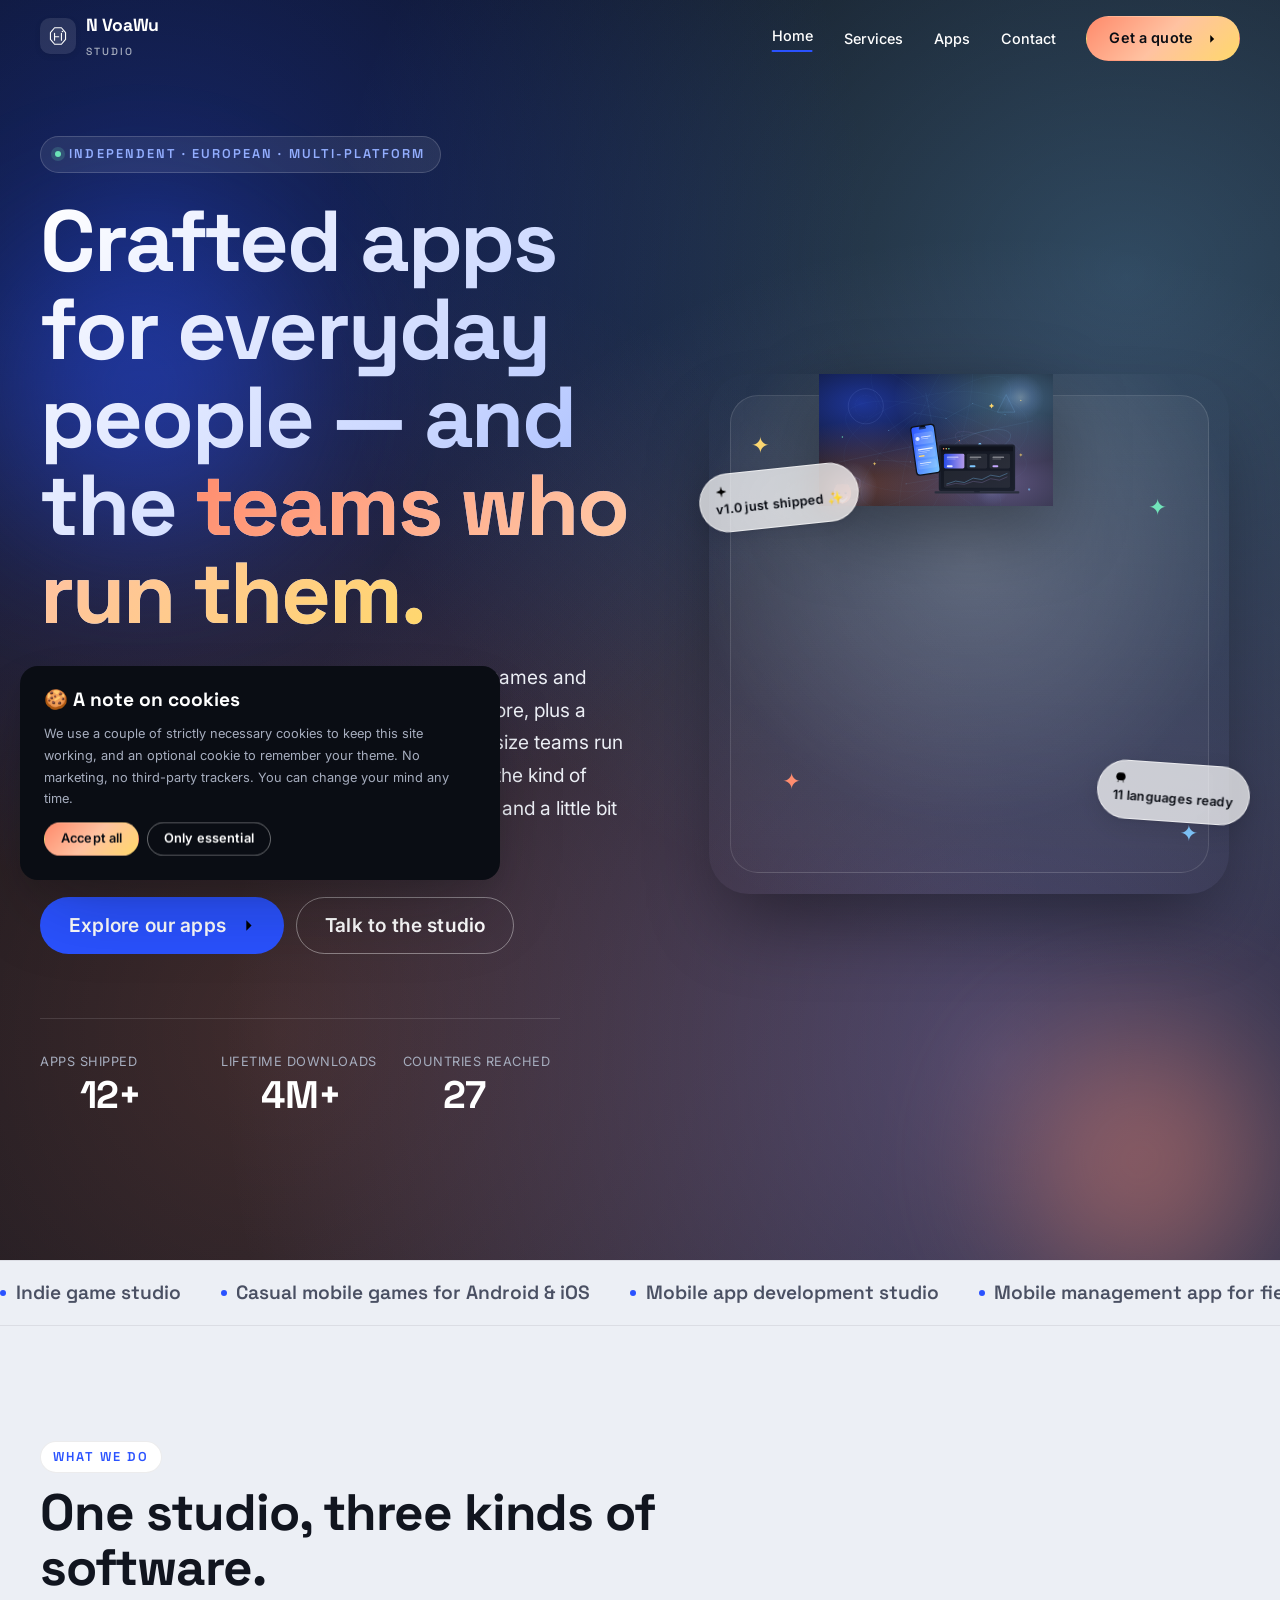
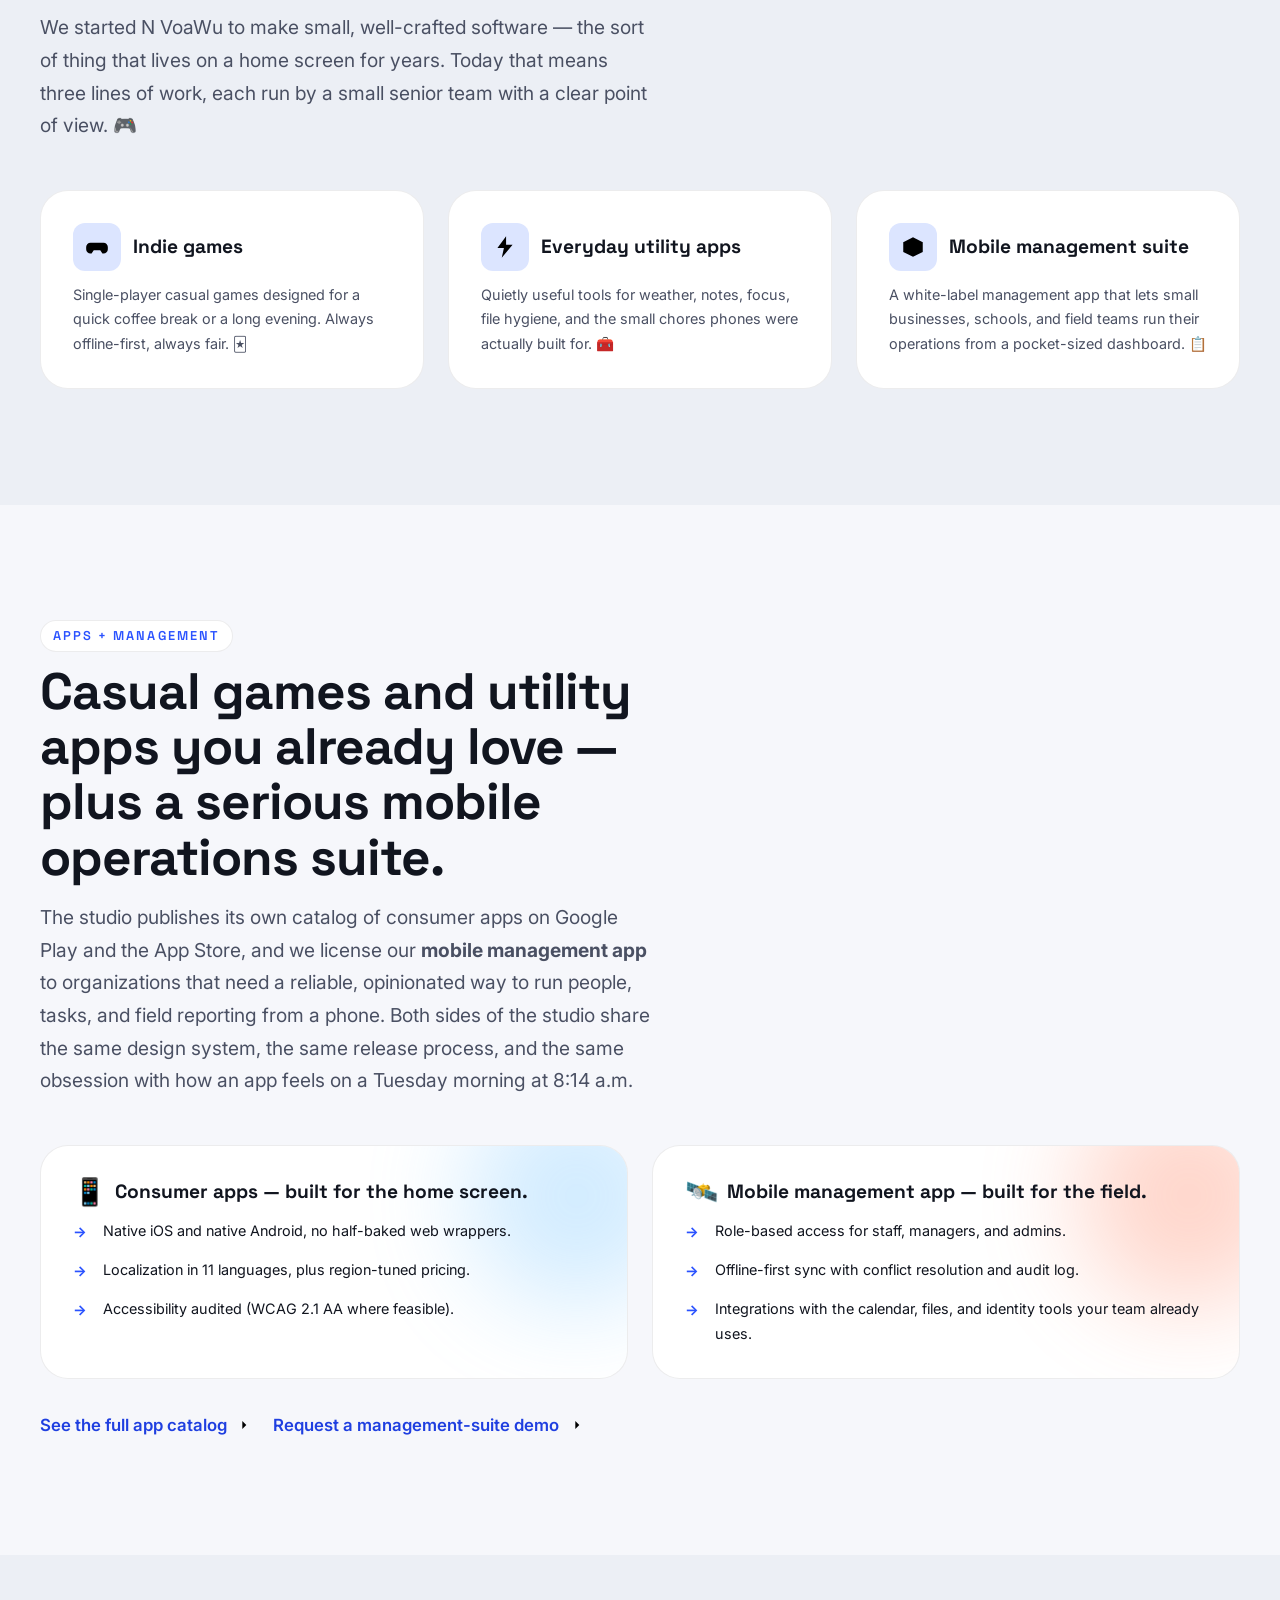
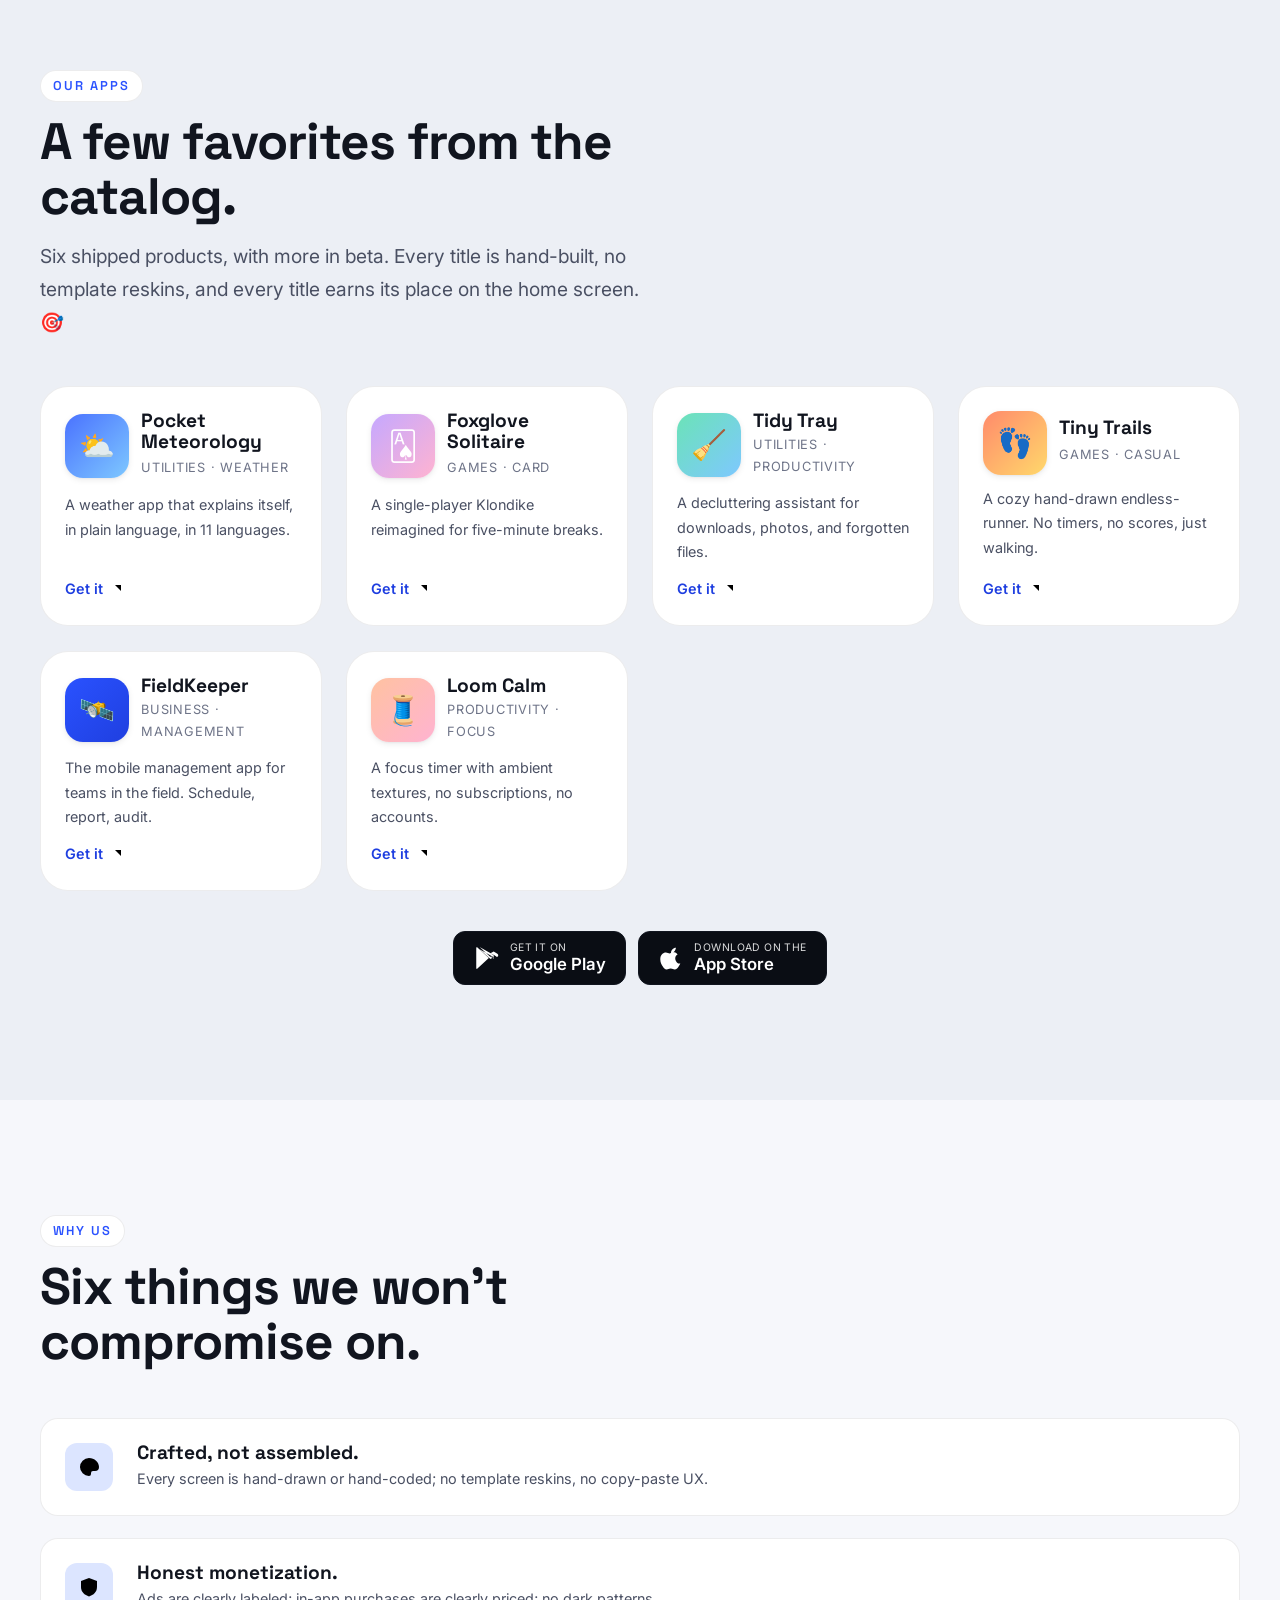
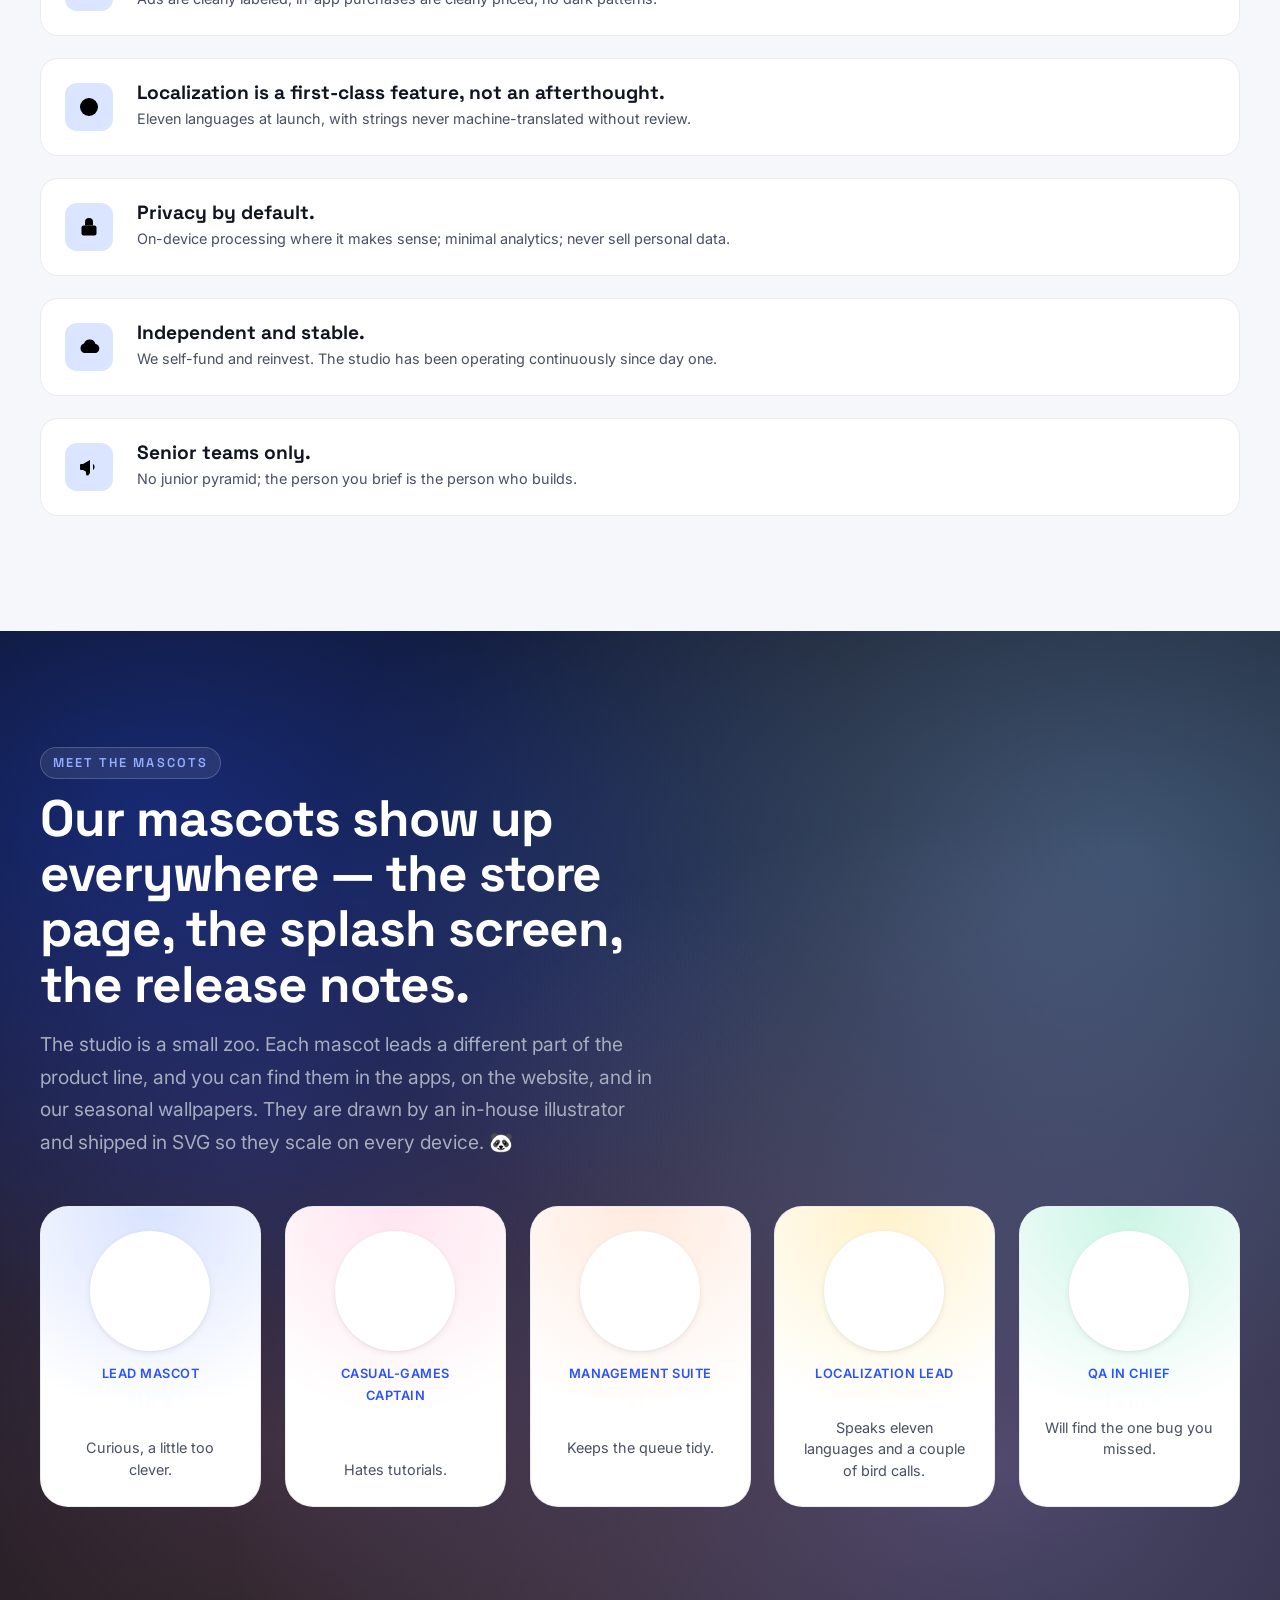
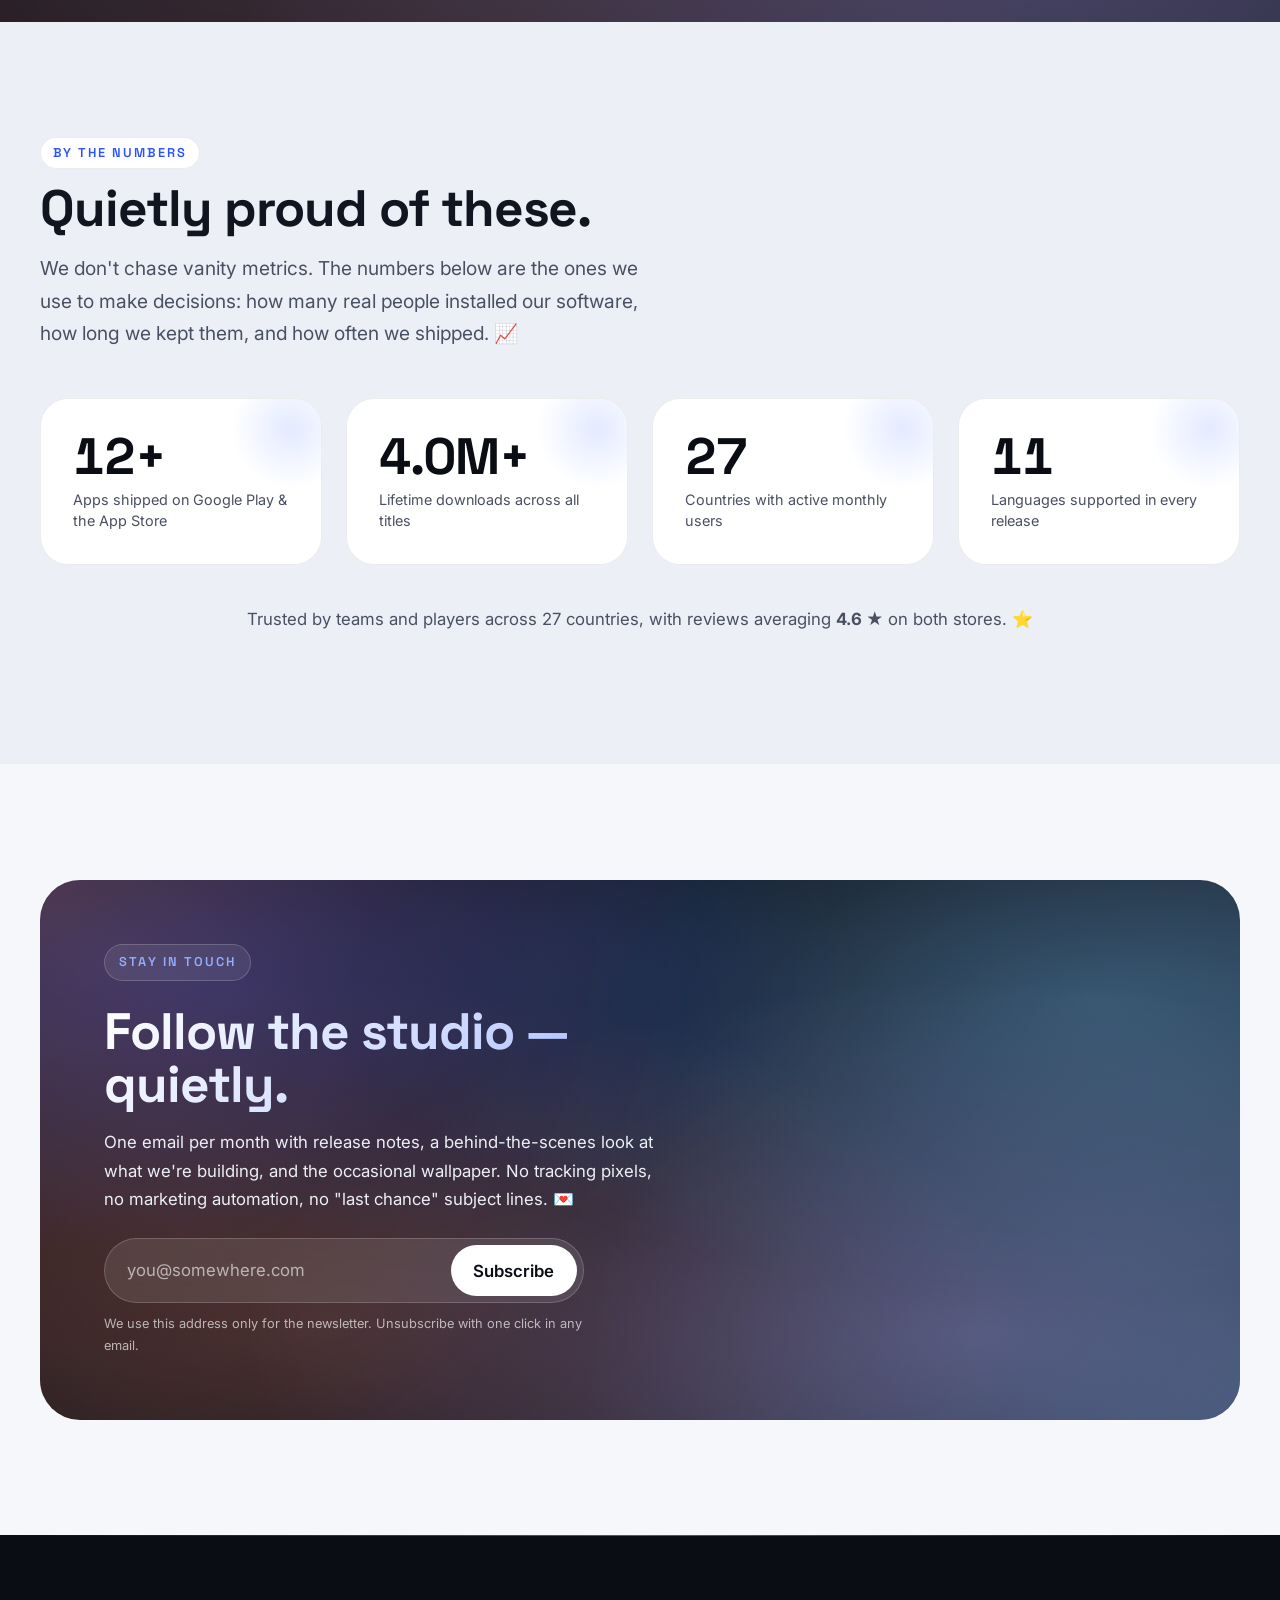
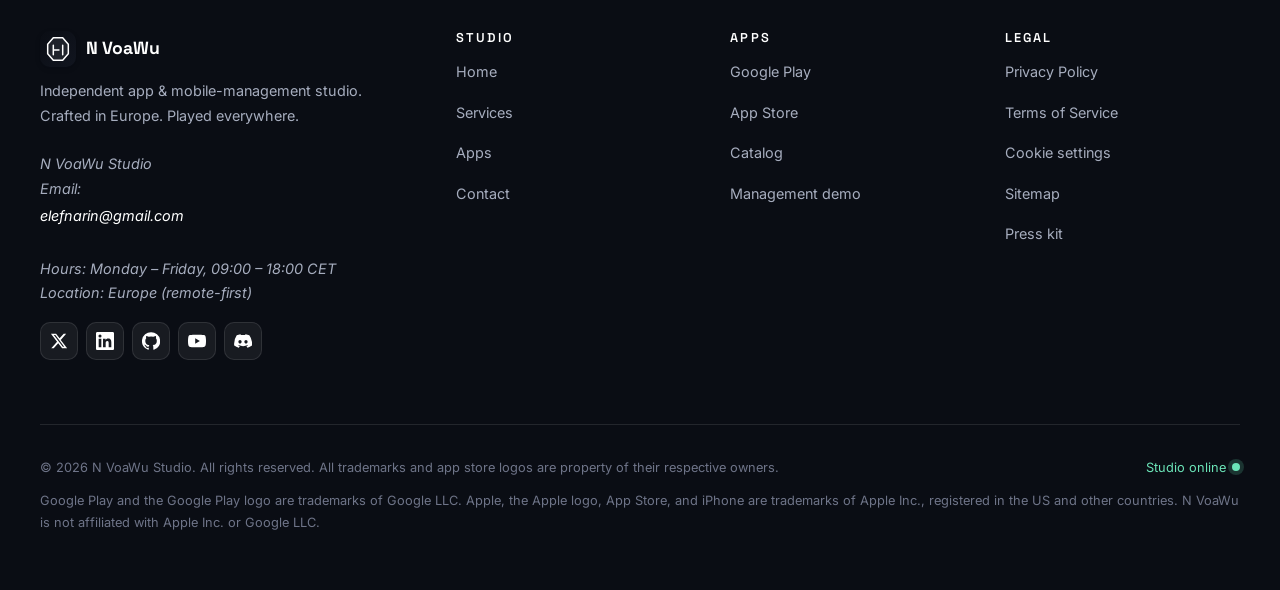
<file: index.html>
﻿<!DOCTYPE html>
<html lang="en">
<head>
  <meta charset="UTF-8" />
  <meta name="viewport" content="width=device-width, initial-scale=1, viewport-fit=cover" />
  <meta name="theme-color" content="#0A0D14" />
  <title>N VoaWu Studio — Indie Mobile Apps &amp; Management Suite</title>
  <meta name="description" content="Independent studio building casual games, everyday utility apps, and a mobile management suite. Published on Google Play and the App Store for users worldwide." />
  <link rel="canonical" href="https://nvoawu.com/" />
  <meta name="robots" content="index, follow, max-image-preview:large, max-snippet:-1" />
  <meta name="author" content="N VoaWu Studio" />

  <!-- Favicons & PWA -->
  <link rel="icon" type="image/svg+xml" href="images/favicon.svg" />
  <link rel="apple-touch-icon" href="images/favicon.svg" />
  <link rel="manifest" href="manifest.json" />
  <meta name="apple-mobile-web-app-capable" content="yes" />
  <meta name="apple-mobile-web-app-title" content="N VoaWu" />

  <!-- Open Graph -->
  <meta property="og:site_name" content="N VoaWu Studio" />
  <meta property="og:locale" content="en_US" />
  <meta property="og:locale:alternate" content="en_GB" />
  <meta property="og:locale:alternate" content="fr_FR" />
  <meta property="og:locale:alternate" content="de_DE" />
  <meta property="og:type" content="website" />
  <meta property="og:title" content="N VoaWu Studio — Indie Mobile Apps &amp; Management Suite" />
  <meta property="og:description" content="Independent studio building casual games, everyday utility apps, and a mobile management suite. Published on Google Play and the App Store for users worldwide." />
  <meta property="og:url" content="https://nvoawu.com/" />
  <meta property="og:image" content="https://nvoawu.com/images/og-cover.png" />
  <meta property="og:image:width" content="1200" />
  <meta property="og:image:height" content="630" />
  <meta property="og:image:alt" content="N VoaWu Studio logo with the arctic-fox mascot" />

  <!-- Twitter Card -->
  <meta name="twitter:card" content="summary_large_image" />
  <meta name="twitter:site" content="@nvoawu" />
  <meta name="twitter:creator" content="@nvoawu" />
  <meta name="twitter:title" content="N VoaWu Studio — Indie Mobile Apps &amp; Management Suite" />
  <meta name="twitter:description" content="Independent studio building casual games, everyday utility apps, and a mobile management suite." />
  <meta name="twitter:image" content="https://nvoawu.com/images/og-cover.png" />
  <meta name="twitter:image:alt" content="N VoaWu Studio logo with the arctic-fox mascot" />

  <!-- Preconnect / styles -->
  <link rel="preconnect" href="https://fonts.googleapis.com" />
  <link rel="preconnect" href="https://fonts.gstatic.com" crossorigin />
  <link rel="stylesheet" href="https://fonts.googleapis.com/css2?family=Inter:wght@400;500;600;700&amp;family=Space+Grotesk:wght@500;600;700&amp;display=swap" />
  <link rel="stylesheet" href="css/tokens.css" />
  <link rel="stylesheet" href="css/base.css" />
  <link rel="stylesheet" href="css/components.css" />
  <link rel="stylesheet" href="css/animations.css" />
  <link rel="stylesheet" href="css/pages.css" />

  <!-- Structured data -->
  <script type="application/ld+json">
  {
    "@context": "https://schema.org",
    "@type": "Organization",
    "name": "N VoaWu Studio",
    "url": "https://nvoawu.com/",
    "logo": "https://nvoawu.com/images/logo.svg",
    "description": "Independent European studio building casual games, everyday utility apps, and a mobile management suite.",
    "email": "elefnarin@gmail.com",
    "sameAs": [
      "https://twitter.com/nvoawu",
      "https://www.linkedin.com/company/nvoawu",
      "https://github.com/elefnarin-ship-it",
      "https://www.youtube.com/@nvoawu",
      "https://discord.gg/nvoawu"
    ]
  }
  </script>

  <script type="application/ld+json">
  {
    "@context": "https://schema.org",
    "@type": "WebSite",
    "name": "N VoaWu Studio",
    "url": "https://nvoawu.com/",
    "inLanguage": "en",
    "publisher": {
      "@type": "Organization",
      "name": "N VoaWu Studio",
      "url": "https://nvoawu.com/"
    }
  }
  </script>
</head>
<body>
  <a class="skip-link" href="#main">Skip to main content</a>

  <header class="site-header" role="banner">
    <div class="container site-header__inner">
      <a class="site-header__brand" href="/" aria-label="N VoaWu Studio — home">
        <span class="site-header__logo" aria-hidden="true">
          <svg viewBox="0 0 32 32" fill="none" xmlns="http://www.w3.org/2000/svg">
            <path d="M5 11 L11 4 L21 4 L27 11 L27 21 L21 28 L11 28 L5 21 Z" stroke="currentColor" stroke-width="1.6" stroke-linejoin="round" fill="rgba(255,255,255,0.08)"/>
            <path d="M11 12 L11 22 M11 17 L17 17 M21 12 L21 22" stroke="currentColor" stroke-width="1.6" stroke-linecap="round"/>
            <circle cx="22.5" cy="9.5" r="1.2" fill="currentColor"/>
          </svg>
        </span>
        <span>
          <span class="site-header__wordmark">N VoaWu</span>
          <span class="site-header__wordmark--sub">Studio</span>
        </span>
      </a>

      <nav class="nav" aria-label="Primary">
        <button class="nav__toggle" type="button" aria-controls="primary-nav" aria-expanded="false" aria-label="Toggle menu">
          <svg aria-hidden="true" focusable="false"><use href="images/icons.svg#icon-menu" /></svg>
        </button>
        <ul id="primary-nav" class="nav__list">
          <li><a class="nav__link" href="/" aria-current="page">Home</a></li>
          <li><a class="nav__link" href="services.html">Services</a></li>
          <li><a class="nav__link" href="/#our-apps">Apps</a></li>
          <li><a class="nav__link" href="contact.html">Contact</a></li>
          <li class="nav__cta"><a class="btn btn--accent btn--magnetic" href="contact.html#quote">Get a quote<span aria-hidden="true"><svg viewBox="0 0 24 24" width="14" height="14"><use href="images/icons.svg#icon-arrow-right" /></svg></span></a></li>
        </ul>
      </nav>
    </div>
  </header>

  <main id="main">
    <!-- HERO -->
    <section class="hero" aria-labelledby="hero-title">
      <div class="container">
        <div class="hero__grid">
          <div class="hero__copy reveal">
            <span class="hero__eyebrow"><span class="dot" aria-hidden="true"></span> Independent · European · Multi-platform</span>
            <h1 id="hero-title" class="hero__title">Crafted apps for everyday people — and the <em>teams who run them.</em></h1>
            <p class="hero__lead">
              N VoaWu is an independent studio shipping casual games and everyday utility apps
              on Google Play and the App Store, plus a mobile management suite that helps small
              and mid-size teams run their day-to-day operations from a phone. We build the
              kind of software we want on our own devices: fast, friendly, and a little bit fun. <span class="emoji">🦊</span>
            </p>
            <div class="hero__ctas">
              <a class="btn btn--lg btn--magnetic" href="#our-apps">Explore our apps
                <svg viewBox="0 0 24 24" aria-hidden="true"><use href="images/icons.svg#icon-arrow-right" /></svg>
              </a>
              <a class="btn btn--lg btn--ghost" href="contact.html">Talk to the studio</a>
            </div>
            <dl class="hero__stats" aria-label="Studio highlights">
              <div class="hero__stat">
                <dt class="hero__stat-label">Apps shipped</dt>
                <dd class="hero__stat-value">12+</dd>
              </div>
              <div class="hero__stat">
                <dt class="hero__stat-label">Lifetime downloads</dt>
                <dd class="hero__stat-value">4M+</dd>
              </div>
              <div class="hero__stat">
                <dt class="hero__stat-label">Countries reached</dt>
                <dd class="hero__stat-value">27</dd>
              </div>
            </dl>
          </div>

          <div class="hero__art reveal reveal--right reveal--delay-2" aria-hidden="true">
            <div class="hero__art-frame">
              <div class="hero__art-stars">
                <span class="hero__art-star hero__art-star--1">✦</span>
                <span class="hero__art-star hero__art-star--2">✦</span>
                <span class="hero__art-star hero__art-star--3">✦</span>
                <span class="hero__art-star hero__art-star--4">✦</span>
              </div>
              <div class="hero__art-mascot parallax" data-depth="0.6">
                <picture>
                  <source srcset="images/hero-illustration.svg" type="image/svg+xml" />
                  <img src="images/hero-illustration@2x.png" alt="" width="1024" height="682" loading="eager" fetchpriority="high" />
                </picture>
              </div>
              <span class="hero__art-bubble hero__art-bubble--1">
                <svg viewBox="0 0 24 24" aria-hidden="true"><use href="images/icons.svg#icon-spark" /></svg>
                v1.0 just shipped ✨
              </span>
              <span class="hero__art-bubble hero__art-bubble--2">
                <svg viewBox="0 0 24 24" aria-hidden="true"><use href="images/icons.svg#icon-rocket" /></svg>
                11 languages ready
              </span>
            </div>
          </div>
        </div>
      </div>
    </section>

    <!-- MARQUEE / TRUST -->
    <div class="marquee" aria-hidden="true">
      <div class="marquee__track">
        <span class="marquee__item"><span class="dot"></span> Indie game studio</span>
        <span class="marquee__item"><span class="dot"></span> Casual mobile games for Android &amp; iOS</span>
        <span class="marquee__item"><span class="dot"></span> Mobile app development studio</span>
        <span class="marquee__item"><span class="dot"></span> Mobile management app for field teams</span>
        <span class="marquee__item"><span class="dot"></span> 11 languages · 27 countries</span>
        <span class="marquee__item"><span class="dot"></span> WCAG 2.1 AA accessibility</span>
        <span class="marquee__item"><span class="dot"></span> Indie game studio</span>
        <span class="marquee__item"><span class="dot"></span> Casual mobile games for Android &amp; iOS</span>
        <span class="marquee__item"><span class="dot"></span> Mobile app development studio</span>
        <span class="marquee__item"><span class="dot"></span> Mobile management app for field teams</span>
        <span class="marquee__item"><span class="dot"></span> 11 languages · 27 countries</span>
        <span class="marquee__item"><span class="dot"></span> WCAG 2.1 AA accessibility</span>
      </div>
    </div>

    <!-- WHAT WE DO -->
    <section class="section section--alt" aria-labelledby="what-we-do">
      <div class="container">
        <div class="section__head reveal">
          <span class="section__eyebrow">What we do</span>
          <h2 id="what-we-do" class="section__title">One studio, three kinds of software.</h2>
          <p class="section__lead">
            We started N VoaWu to make small, well-crafted software — the sort of thing
            that lives on a home screen for years. Today that means three lines of work,
            each run by a small senior team with a clear point of view. <span class="emoji">🎮</span>
          </p>
        </div>

        <div class="card-grid stagger">
          <article class="card feature-card reveal">
            <div class="feature-card__head">
              <div class="feature-card__icon" aria-hidden="true">
                <svg viewBox="0 0 24 24"><use href="images/icons.svg#icon-gamepad" /></svg>
              </div>
              <h3 class="feature-card__title">Indie games</h3>
            </div>
            <p class="feature-card__desc">
              Single-player casual games designed for a quick coffee break or a long
              evening. Always offline-first, always fair. <span class="emoji">🃏</span>
            </p>
          </article>

          <article class="card feature-card reveal reveal--delay-1">
            <div class="feature-card__head">
              <div class="feature-card__icon" aria-hidden="true">
                <svg viewBox="0 0 24 24"><use href="images/icons.svg#icon-bolt" /></svg>
              </div>
              <h3 class="feature-card__title">Everyday utility apps</h3>
            </div>
            <p class="feature-card__desc">
              Quietly useful tools for weather, notes, focus, file hygiene, and the
              small chores phones were actually built for. <span class="emoji">🧰</span>
            </p>
          </article>

          <article class="card feature-card reveal reveal--delay-2">
            <div class="feature-card__head">
              <div class="feature-card__icon" aria-hidden="true">
                <svg viewBox="0 0 24 24"><use href="images/icons.svg#icon-cube" /></svg>
              </div>
              <h3 class="feature-card__title">Mobile management suite</h3>
            </div>
            <p class="feature-card__desc">
              A white-label management app that lets small businesses, schools, and
              field teams run their operations from a pocket-sized dashboard. <span class="emoji">📋</span>
            </p>
          </article>
        </div>
      </div>
    </section>

    <!-- APPS + MANAGEMENT -->
    <section class="section" aria-labelledby="apps-and-management">
      <div class="container">
        <div class="section__head reveal">
          <span class="section__eyebrow">Apps + management</span>
          <h2 id="apps-and-management" class="section__title">Casual games and utility apps you already love — plus a serious mobile operations suite.</h2>
          <p class="section__lead">
            The studio publishes its own catalog of consumer apps on Google Play and the
            App Store, and we license our <strong>mobile management app</strong> to organizations that
            need a reliable, opinionated way to run people, tasks, and field reporting
            from a phone. Both sides of the studio share the same design system, the same
            release process, and the same obsession with how an app feels on a Tuesday
            morning at 8:14 a.m.
          </p>
        </div>

        <div class="two-col-features stagger">
          <article class="feature-block reveal">
            <h3><span class="emoji" aria-hidden="true">📱</span> Consumer apps — built for the home screen.</h3>
            <ul>
              <li>Native iOS and native Android, no half-baked web wrappers.</li>
              <li>Localization in 11 languages, plus region-tuned pricing.</li>
              <li>Accessibility audited (WCAG 2.1 AA where feasible).</li>
            </ul>
          </article>

          <article class="feature-block feature-block--alt reveal reveal--delay-1">
            <h3><span class="emoji" aria-hidden="true">🛰️</span> Mobile management app — built for the field.</h3>
            <ul>
              <li>Role-based access for staff, managers, and admins.</li>
              <li>Offline-first sync with conflict resolution and audit log.</li>
              <li>Integrations with the calendar, files, and identity tools your team already uses.</li>
            </ul>
          </article>
        </div>

        <div class="feature-block__links reveal">
          <a class="link-inline" href="services.html#catalog">See the full app catalog
            <svg viewBox="0 0 24 24" aria-hidden="true"><use href="images/icons.svg#icon-arrow-right" /></svg>
          </a>
          <a class="link-inline" href="contact.html#demo">Request a management-suite demo
            <svg viewBox="0 0 24 24" aria-hidden="true"><use href="images/icons.svg#icon-arrow-right" /></svg>
          </a>
        </div>
      </div>
    </section>

    <!-- OUR APPS -->
    <section class="section section--alt" id="our-apps" aria-labelledby="our-apps-title">
      <div class="container">
        <div class="section__head reveal">
          <span class="section__eyebrow">Our apps</span>
          <h2 id="our-apps-title" class="section__title">A few favorites from the catalog.</h2>
          <p class="section__lead">
            Six shipped products, with more in beta. Every title is hand-built, no template
            reskins, and every title earns its place on the home screen. <span class="emoji">🎯</span>
          </p>
        </div>

        <div class="card-grid stagger" style="grid-template-columns: repeat(auto-fit, minmax(280px, 1fr));">
          <article class="app-card reveal">
            <div class="app-card__top">
              <div class="app-card__icon app-card__icon--meteorology" aria-hidden="true">⛅</div>
              <div>
                <h3 class="app-card__title">Pocket Meteorology</h3>
                <span class="app-card__cat">Utilities · Weather</span>
              </div>
            </div>
            <p class="app-card__desc">A weather app that explains itself, in plain language, in 11 languages.</p>
            <a class="app-card__cta" href="https://play.google.com/store/apps/details?id=com.nvoawu.pocketmeteorology" target="_blank" rel="noopener noreferrer">
              Get it
              <svg viewBox="0 0 24 24" aria-hidden="true"><use href="images/icons.svg#icon-arrow-up-right" /></svg>
            </a>
          </article>

          <article class="app-card reveal reveal--delay-1">
            <div class="app-card__top">
              <div class="app-card__icon app-card__icon--solitaire" aria-hidden="true">🂡</div>
              <div>
                <h3 class="app-card__title">Foxglove Solitaire</h3>
                <span class="app-card__cat">Games · Card</span>
              </div>
            </div>
            <p class="app-card__desc">A single-player Klondike reimagined for five-minute breaks.</p>
            <a class="app-card__cta" href="https://play.google.com/store/apps/details?id=com.nvoawu.foxglove" target="_blank" rel="noopener noreferrer">
              Get it
              <svg viewBox="0 0 24 24" aria-hidden="true"><use href="images/icons.svg#icon-arrow-up-right" /></svg>
            </a>
          </article>

          <article class="app-card reveal reveal--delay-2">
            <div class="app-card__top">
              <div class="app-card__icon app-card__icon--tidy" aria-hidden="true">🧹</div>
              <div>
                <h3 class="app-card__title">Tidy Tray</h3>
                <span class="app-card__cat">Utilities · Productivity</span>
              </div>
            </div>
            <p class="app-card__desc">A decluttering assistant for downloads, photos, and forgotten files.</p>
            <a class="app-card__cta" href="https://play.google.com/store/apps/details?id=com.nvoawu.tidytray" target="_blank" rel="noopener noreferrer">
              Get it
              <svg viewBox="0 0 24 24" aria-hidden="true"><use href="images/icons.svg#icon-arrow-up-right" /></svg>
            </a>
          </article>

          <article class="app-card reveal reveal--delay-3">
            <div class="app-card__top">
              <div class="app-card__icon app-card__icon--trails" aria-hidden="true">👣</div>
              <div>
                <h3 class="app-card__title">Tiny Trails</h3>
                <span class="app-card__cat">Games · Casual</span>
              </div>
            </div>
            <p class="app-card__desc">A cozy hand-drawn endless-runner. No timers, no scores, just walking.</p>
            <a class="app-card__cta" href="https://play.google.com/store/apps/details?id=com.nvoawu.tinytrails" target="_blank" rel="noopener noreferrer">
              Get it
              <svg viewBox="0 0 24 24" aria-hidden="true"><use href="images/icons.svg#icon-arrow-up-right" /></svg>
            </a>
          </article>

          <article class="app-card reveal reveal--delay-4">
            <div class="app-card__top">
              <div class="app-card__icon app-card__icon--fieldkeeper" aria-hidden="true">🛰️</div>
              <div>
                <h3 class="app-card__title">FieldKeeper</h3>
                <span class="app-card__cat">Business · Management</span>
              </div>
            </div>
            <p class="app-card__desc">The mobile management app for teams in the field. Schedule, report, audit.</p>
            <a class="app-card__cta" href="https://play.google.com/store/apps/details?id=com.nvoawu.fieldkeeper" target="_blank" rel="noopener noreferrer">
              Get it
              <svg viewBox="0 0 24 24" aria-hidden="true"><use href="images/icons.svg#icon-arrow-up-right" /></svg>
            </a>
          </article>

          <article class="app-card reveal reveal--delay-5">
            <div class="app-card__top">
              <div class="app-card__icon app-card__icon--loom" aria-hidden="true">🧵</div>
              <div>
                <h3 class="app-card__title">Loom Calm</h3>
                <span class="app-card__cat">Productivity · Focus</span>
              </div>
            </div>
            <p class="app-card__desc">A focus timer with ambient textures, no subscriptions, no accounts.</p>
            <a class="app-card__cta" href="https://play.google.com/store/apps/details?id=com.nvoawu.loomcalm" target="_blank" rel="noopener noreferrer">
              Get it
              <svg viewBox="0 0 24 24" aria-hidden="true"><use href="images/icons.svg#icon-arrow-up-right" /></svg>
            </a>
          </article>
        </div>

        <div class="store-row reveal" style="margin-top: var(--space-7); justify-content: center;">
          <a class="store-badge" href="https://play.google.com/store/apps/dev?id=0000000000000000000" target="_blank" rel="noopener noreferrer" aria-label="See every app on Google Play">
            <svg viewBox="0 0 24 24" aria-hidden="true" fill="currentColor"><path d="M3.6 1.8a1.2 1.2 0 0 0-.6 1v18.4a1.2 1.2 0 0 0 .6 1l11-10.2L3.6 1.8zm12.5 11.2l3-1.7-13-7.4 10 9.1zm0-2L6.1 1.9l13 7.4-3 1.7zm3 1.7l3.4-1.9c1.1-.6 1.1-2.2 0-2.8l-3.4-2-3 1.7 3 2zm0 0l-3-2 3-1.7 3 2-3 1.7z"/></svg>
            <span class="store-badge__col">
              <span class="store-badge__small">Get it on</span>
              <span class="store-badge__big">Google Play</span>
            </span>
          </a>
          <a class="store-badge" href="https://apps.apple.com/developer/n-voawu-studio/id000000000" target="_blank" rel="noopener noreferrer" aria-label="See every app on the App Store">
            <svg viewBox="0 0 24 24" aria-hidden="true" fill="currentColor"><path d="M16.5 2.6c0 1.2-.5 2.3-1.3 3.1-.9.9-2.1 1.6-3.2 1.5-.1-1.1.5-2.3 1.2-3.1.9-.9 2.2-1.5 3.3-1.5zM20.6 17c-.5 1.1-.8 1.6-1.4 2.5-.9 1.4-2.2 3.1-3.8 3.1-1.4 0-1.8-.9-3.7-.9-1.9 0-2.3.9-3.7.9-1.6 0-2.8-1.6-3.7-3-.6-.9-2.2-3.4-2.2-6.5 0-4 2.6-6.2 5.2-6.2 1.4 0 2.5.9 3.4.9.8 0 2.1-1 3.7-1 .6 0 2.5.1 3.7 1.9-3.2 1.7-2.7 6.1.5 8.3z"/></svg>
            <span class="store-badge__col">
              <span class="store-badge__small">Download on the</span>
              <span class="store-badge__big">App Store</span>
            </span>
          </a>
        </div>
      </div>
    </section>

    <!-- WHY US -->
    <section class="section" aria-labelledby="why-us">
      <div class="container">
        <div class="section__head reveal">
          <span class="section__eyebrow">Why us</span>
          <h2 id="why-us" class="section__title">Six things we won't compromise on.</h2>
        </div>

        <ul class="why-list stagger">
          <li class="why-row reveal">
            <div class="why-row__icon" aria-hidden="true"><svg viewBox="0 0 24 24"><use href="images/icons.svg#icon-palette" /></svg></div>
            <div>
              <h3 class="why-row__title">Crafted, not assembled.</h3>
              <p class="why-row__desc">Every screen is hand-drawn or hand-coded; no template reskins, no copy-paste UX.</p>
            </div>
          </li>
          <li class="why-row reveal reveal--delay-1">
            <div class="why-row__icon" aria-hidden="true"><svg viewBox="0 0 24 24"><use href="images/icons.svg#icon-shield" /></svg></div>
            <div>
              <h3 class="why-row__title">Honest monetization.</h3>
              <p class="why-row__desc">Ads are clearly labeled; in-app purchases are clearly priced; no dark patterns.</p>
            </div>
          </li>
          <li class="why-row reveal reveal--delay-2">
            <div class="why-row__icon" aria-hidden="true"><svg viewBox="0 0 24 24"><use href="images/icons.svg#icon-globe" /></svg></div>
            <div>
              <h3 class="why-row__title">Localization is a first-class feature, not an afterthought.</h3>
              <p class="why-row__desc">Eleven languages at launch, with strings never machine-translated without review.</p>
            </div>
          </li>
          <li class="why-row reveal reveal--delay-3">
            <div class="why-row__icon" aria-hidden="true"><svg viewBox="0 0 24 24"><use href="images/icons.svg#icon-lock" /></svg></div>
            <div>
              <h3 class="why-row__title">Privacy by default.</h3>
              <p class="why-row__desc">On-device processing where it makes sense; minimal analytics; never sell personal data.</p>
            </div>
          </li>
          <li class="why-row reveal reveal--delay-4">
            <div class="why-row__icon" aria-hidden="true"><svg viewBox="0 0 24 24"><use href="images/icons.svg#icon-cloud" /></svg></div>
            <div>
              <h3 class="why-row__title">Independent and stable.</h3>
              <p class="why-row__desc">We self-fund and reinvest. The studio has been operating continuously since day one.</p>
            </div>
          </li>
          <li class="why-row reveal reveal--delay-5">
            <div class="why-row__icon" aria-hidden="true"><svg viewBox="0 0 24 24"><use href="images/icons.svg#icon-megaphone" /></svg></div>
            <div>
              <h3 class="why-row__title">Senior teams only.</h3>
              <p class="why-row__desc">No junior pyramid; the person you brief is the person who builds.</p>
            </div>
          </li>
        </ul>
      </div>
    </section>

    <!-- MASCOTS -->
    <section class="section section--gradient" aria-labelledby="mascots">
      <div class="container">
        <div class="section__head reveal">
          <span class="section__eyebrow">Meet the mascots</span>
          <h2 id="mascots" class="section__title">Our mascots show up everywhere — the store page, the splash screen, the release notes.</h2>
          <p class="section__lead">
            The studio is a small zoo. Each mascot leads a different part of the product
            line, and you can find them in the apps, on the website, and in our seasonal
            wallpapers. They are drawn by an in-house illustrator and shipped in SVG so
            they scale on every device. <span class="emoji">🐼</span>
          </p>
        </div>

        <div class="mascot-grid stagger">
          <article class="mascot-card reveal" style="--cute: #93AEFF;">
            <div class="mascot-card__art" aria-hidden="true">
              <svg viewBox="0 0 200 200"><use href="images/mascots.svg#mascot-fox" /></svg>
            </div>
            <p class="mascot-card__role">Lead mascot</p>
            <h3 class="mascot-card__name">Frosti the Arctic Fox</h3>
            <p class="mascot-card__personality">Curious, a little too clever.</p>
          </article>

          <article class="mascot-card reveal reveal--delay-1" style="--cute: #FFB3D1;">
            <div class="mascot-card__art" aria-hidden="true">
              <svg viewBox="0 0 200 200"><use href="images/mascots.svg#mascot-panda" /></svg>
            </div>
            <p class="mascot-card__role">Casual-games captain</p>
            <h3 class="mascot-card__name">Pepper the Hedgehog</h3>
            <p class="mascot-card__personality">Hates tutorials.</p>
          </article>

          <article class="mascot-card reveal reveal--delay-2" style="--cute: #FFC2A1;">
            <div class="mascot-card__art" aria-hidden="true">
              <svg viewBox="0 0 200 200"><use href="images/mascots.svg#mascot-cat" /></svg>
            </div>
            <p class="mascot-card__role">Management suite</p>
            <h3 class="mascot-card__name">Maple the Red Panda</h3>
            <p class="mascot-card__personality">Keeps the queue tidy.</p>
          </article>

          <article class="mascot-card reveal reveal--delay-3" style="--cute: #FFD86B;">
            <div class="mascot-card__art" aria-hidden="true">
              <svg viewBox="0 0 200 200"><use href="images/mascots.svg#mascot-bear" /></svg>
            </div>
            <p class="mascot-card__role">Localization lead</p>
            <h3 class="mascot-card__name">Sage the Barn Owl</h3>
            <p class="mascot-card__personality">Speaks eleven languages and a couple of bird calls.</p>
          </article>

          <article class="mascot-card reveal reveal--delay-4" style="--cute: #6BE3B7;">
            <div class="mascot-card__art" aria-hidden="true">
              <svg viewBox="0 0 200 200"><use href="images/mascots.svg#mascot-rabbit" /></svg>
            </div>
            <p class="mascot-card__role">QA in chief</p>
            <h3 class="mascot-card__name">Biscuit the Otter</h3>
            <p class="mascot-card__personality">Will find the one bug you missed.</p>
          </article>
        </div>
      </div>
    </section>

    <!-- BY THE NUMBERS -->
    <section class="section section--alt" aria-labelledby="numbers">
      <div class="container">
        <div class="section__head reveal">
          <span class="section__eyebrow">By the numbers</span>
          <h2 id="numbers" class="section__title">Quietly proud of these.</h2>
          <p class="section__lead">
            We don't chase vanity metrics. The numbers below are the ones we use to make
            decisions: how many real people installed our software, how long we kept them,
            and how often we shipped. <span class="emoji">📈</span>
          </p>
        </div>

        <div class="stats">
          <div class="stat reveal">
            <p class="stat__value" data-target="12" data-suffix="+">0</p>
            <p class="stat__label">Apps shipped on Google Play &amp; the App Store</p>
          </div>
          <div class="stat reveal reveal--delay-1">
            <p class="stat__value" data-target="4000000" data-suffix="+">0</p>
            <p class="stat__label">Lifetime downloads across all titles</p>
          </div>
          <div class="stat reveal reveal--delay-2">
            <p class="stat__value" data-target="27" data-suffix="">0</p>
            <p class="stat__label">Countries with active monthly users</p>
          </div>
          <div class="stat reveal reveal--delay-3">
            <p class="stat__value" data-target="11" data-suffix="">0</p>
            <p class="stat__label">Languages supported in every release</p>
          </div>
        </div>

        <p class="reveal" style="margin-top: var(--space-7); text-align: center; color: var(--text-secondary);">
          Trusted by teams and players across 27 countries, with reviews averaging <strong>4.6 ★</strong> on both stores. <span class="emoji">⭐</span>
        </p>
      </div>
    </section>

    <!-- CLOSING CTA / NEWSLETTER -->
    <section class="section" aria-labelledby="stay-in-touch">
      <div class="container">
        <div class="cta-card reveal">
          <div class="cta-card__grid">
            <div>
              <span class="hero__eyebrow" style="background: rgba(255,255,255,0.08); color: var(--color-accent-300); border-color: rgba(255,255,255,0.18);">Stay in touch</span>
              <h2 id="stay-in-touch" class="cta-card__title">Follow the studio — quietly.</h2>
              <p class="cta-card__lead">
                One email per month with release notes, a behind-the-scenes look at what we're
                building, and the occasional wallpaper. No tracking pixels, no marketing
                automation, no "last chance" subject lines. <span class="emoji">💌</span>
              </p>
              <form id="newsletter-form" class="cta-card__form" novalidate>
                <label for="newsletter-email" class="sr-only">Email address</label>
                <input id="newsletter-email" name="email" type="email" required placeholder="you@somewhere.com" autocomplete="email" />
                <button type="submit">Subscribe</button>
              </form>
              <small class="cta-card__helper">We use this address only for the newsletter. Unsubscribe with one click in any email.</small>
              <span class="cta-card__status" role="status" style="display:none; margin-top: 0.6rem; color: var(--color-cute-mint); font-size: var(--fs-xs);"></span>
            </div>
            <div class="cta-card__art" aria-hidden="true">
              <svg viewBox="0 0 200 200">
                <use href="images/mascots.svg#mascot-fox" />
              </svg>
            </div>
          </div>
        </div>
      </div>
    </section>
  </main>

  <!-- FOOTER -->
  <footer class="site-footer" role="contentinfo">
    <div class="container">
      <div class="footer__grid">
        <div>
          <a class="footer__brand" href="/">
            <span class="site-header__logo" aria-hidden="true">
              <svg viewBox="0 0 32 32" fill="none" xmlns="http://www.w3.org/2000/svg">
                <path d="M5 11 L11 4 L21 4 L27 11 L27 21 L21 28 L11 28 L5 21 Z" stroke="currentColor" stroke-width="1.6" stroke-linejoin="round" fill="rgba(255,255,255,0.08)"/>
                <path d="M11 12 L11 22 M11 17 L17 17 M21 12 L21 22" stroke="currentColor" stroke-width="1.6" stroke-linecap="round"/>
              </svg>
            </span>
            N VoaWu
          </a>
          <p class="footer__tagline">Independent app &amp; mobile-management studio. Crafted in Europe. Played everywhere.</p>
          <address class="footer__contact">
            N VoaWu Studio<br />
            Email: <a href="mailto:elefnarin@gmail.com">elefnarin@gmail.com</a><br />
            Hours: Monday – Friday, 09:00 – 18:00 CET<br />
            Location: Europe (remote-first)
          </address>
          <div class="footer__socials">
            <a class="footer__social" href="https://twitter.com/nvoawu" target="_blank" rel="noopener noreferrer" aria-label="N VoaWu on Twitter / X">
              <svg viewBox="0 0 24 24" fill="currentColor" aria-hidden="true"><path d="M18.244 2.25h3.308l-7.227 8.26 8.502 11.24H16.17l-5.214-6.817L4.99 21.75H1.68l7.73-8.835L1.254 2.25H8.08l4.713 6.231 5.451-6.231zm-1.161 17.52h1.833L7.084 4.126H5.117l11.966 15.644z"/></svg>
            </a>
            <a class="footer__social" href="https://www.linkedin.com/company/nvoawu" target="_blank" rel="noopener noreferrer" aria-label="N VoaWu on LinkedIn">
              <svg viewBox="0 0 24 24" fill="currentColor" aria-hidden="true"><path d="M20.45 20.45h-3.55v-5.57c0-1.33-.03-3.04-1.85-3.04-1.85 0-2.14 1.45-2.14 2.94v5.67H9.36V9h3.41v1.56h.05c.47-.9 1.64-1.85 3.37-1.85 3.6 0 4.26 2.37 4.26 5.45v6.29zM5.34 7.43a2.06 2.06 0 1 1 0-4.13 2.06 2.06 0 0 1 0 4.13zM7.12 20.45H3.56V9h3.56v11.45zM22.22 0H1.77C.79 0 0 .77 0 1.72v20.56C0 23.23.79 24 1.77 24h20.45c.98 0 1.78-.77 1.78-1.72V1.72C24 .77 23.2 0 22.22 0z"/></svg>
            </a>
            <a class="footer__social" href="https://github.com/elefnarin-ship-it" target="_blank" rel="noopener noreferrer" aria-label="N VoaWu on GitHub">
              <svg viewBox="0 0 24 24" fill="currentColor" aria-hidden="true"><path d="M12 .3a12 12 0 0 0-3.79 23.4c.6.11.82-.26.82-.58v-2c-3.34.73-4.04-1.61-4.04-1.61-.55-1.4-1.34-1.77-1.34-1.77-1.1-.75.08-.73.08-.73 1.21.09 1.85 1.25 1.85 1.25 1.08 1.85 2.83 1.32 3.52 1.01.11-.78.42-1.32.77-1.62-2.67-.3-5.47-1.34-5.47-5.95 0-1.32.47-2.4 1.24-3.25-.13-.31-.54-1.54.11-3.2 0 0 1.01-.32 3.31 1.24a11.5 11.5 0 0 1 6.02 0c2.3-1.56 3.31-1.24 3.31-1.24.65 1.66.24 2.89.12 3.2.77.85 1.23 1.93 1.23 3.25 0 4.62-2.8 5.64-5.47 5.94.43.37.81 1.1.81 2.22v3.29c0 .32.22.7.82.58A12 12 0 0 0 12 .3z"/></svg>
            </a>
            <a class="footer__social" href="https://www.youtube.com/@nvoawu" target="_blank" rel="noopener noreferrer" aria-label="N VoaWu on YouTube">
              <svg viewBox="0 0 24 24" fill="currentColor" aria-hidden="true"><path d="M23.5 6.2a3 3 0 0 0-2.1-2.1C19.5 3.6 12 3.6 12 3.6s-7.5 0-9.4.5A3 3 0 0 0 .5 6.2 31 31 0 0 0 0 12a31 31 0 0 0 .5 5.8 3 3 0 0 0 2.1 2.1c1.9.5 9.4.5 9.4.5s7.5 0 9.4-.5a3 3 0 0 0 2.1-2.1A31 31 0 0 0 24 12a31 31 0 0 0-.5-5.8zM9.6 15.6V8.4l6.2 3.6-6.2 3.6z"/></svg>
            </a>
            <a class="footer__social" href="https://discord.gg/nvoawu" target="_blank" rel="noopener noreferrer" aria-label="N VoaWu on Discord">
              <svg viewBox="0 0 24 24" fill="currentColor" aria-hidden="true"><path d="M20.32 4.37a19.7 19.7 0 0 0-4.93-1.52.07.07 0 0 0-.08.04 13.7 13.7 0 0 0-.6 1.24 18.27 18.27 0 0 0-5.42 0 12.7 12.7 0 0 0-.61-1.24.07.07 0 0 0-.08-.04 19.7 19.7 0 0 0-4.93 1.52.07.07 0 0 0-.03.03A20.27 20.27 0 0 0 .27 17.86a.08.08 0 0 0 .03.06 19.9 19.9 0 0 0 6 3.04.08.08 0 0 0 .08-.03 14.2 14.2 0 0 0 1.23-2 .08.08 0 0 0-.04-.1 13.1 13.1 0 0 1-1.87-.9.08.08 0 0 1 0-.13c.13-.1.25-.2.37-.3a.08.08 0 0 1 .08-.01 14.18 14.18 0 0 0 12.06 0 .08.08 0 0 1 .08.01c.12.1.24.2.37.3a.08.08 0 0 1 0 .13 12.4 12.4 0 0 1-1.87.9.08.08 0 0 0-.04.1 16.13 16.13 0 0 0 1.23 2 .08.08 0 0 0 .08.03 19.85 19.85 0 0 0 6-3.04.08.08 0 0 0 .03-.06 20.04 20.04 0 0 0-3.66-13.46.06.06 0 0 0-.03-.03zM8.02 15.34c-1.18 0-2.16-1.08-2.16-2.4 0-1.33.96-2.4 2.16-2.4 1.21 0 2.18 1.09 2.16 2.4 0 1.32-.96 2.4-2.16 2.4zm7.97 0c-1.18 0-2.16-1.08-2.16-2.4 0-1.33.96-2.4 2.16-2.4 1.21 0 2.18 1.09 2.16 2.4 0 1.32-.95 2.4-2.16 2.4z"/></svg>
            </a>
          </div>
        </div>

        <div class="footer__col">
          <h3>Studio</h3>
          <ul class="footer__list">
            <li><a href="/">Home</a></li>
            <li><a href="services.html">Services</a></li>
            <li><a href="/#our-apps">Apps</a></li>
            <li><a href="contact.html">Contact</a></li>
          </ul>
        </div>

        <div class="footer__col">
          <h3>Apps</h3>
          <ul class="footer__list">
            <li><a href="https://play.google.com/store/apps/dev?id=0000000000000000000" target="_blank" rel="noopener noreferrer">Google Play</a></li>
            <li><a href="https://apps.apple.com/developer/n-voawu-studio/id000000000" target="_blank" rel="noopener noreferrer">App Store</a></li>
            <li><a href="/#our-apps">Catalog</a></li>
            <li><a href="contact.html#demo">Management demo</a></li>
          </ul>
        </div>

        <div class="footer__col">
          <h3>Legal</h3>
          <ul class="footer__list">
            <li><a href="privacy.html">Privacy Policy</a></li>
            <li><a href="terms.html">Terms of Service</a></li>
            <li><a href="#" data-cookie-open>Cookie settings</a></li>
            <li><a href="sitemap.xml">Sitemap</a></li>
            <li><a href="press.html" rel="nofollow">Press kit</a></li>
          </ul>
        </div>
      </div>

      <div class="footer__bottom">
        <div>
          © 2026 N VoaWu Studio. All rights reserved. All trademarks and app store logos are property of their respective owners.
        </div>
        <div class="footer__status">
          Studio online <span class="dot" aria-hidden="true"></span>
        </div>
      </div>
      <p style="font-size: var(--fs-xs); color: var(--color-steel-400); margin-top: var(--space-3); line-height: var(--lh-loose);">
        Google Play and the Google Play logo are trademarks of Google LLC. Apple, the Apple logo, App Store, and iPhone are trademarks of Apple Inc., registered in the US and other countries. N VoaWu is not affiliated with Apple Inc. or Google LLC.
      </p>
    </div>
  </footer>

  <!-- Cookie banner -->
  <aside class="cookie-banner" role="dialog" aria-label="Cookie consent" aria-live="polite">
    <button class="cookie-banner__close" type="button" data-cookie-close aria-label="Close cookie banner">
      <svg viewBox="0 0 24 24" aria-hidden="true"><use href="images/icons.svg#icon-close" /></svg>
    </button>
    <h3>🍪 A note on cookies</h3>
    <p>We use a couple of strictly necessary cookies to keep this site working, and an optional cookie to remember your theme. No marketing, no third-party trackers. You can change your mind any time.</p>
    <div class="cookie-banner__actions">
      <button class="btn btn--accent" type="button" data-cookie-accept>Accept all</button>
      <button class="btn btn--ghost" type="button" data-cookie-decline style="--btn-bg: transparent; --btn-fg: #fff; --btn-bd: rgba(255,255,255,0.4);">Only essential</button>
    </div>
  </aside>

  <script src="js/main.js" defer></script>
  <script src="js/hero.js" defer></script>
  <script src="js/counters.js" defer></script>
  <script src="js/mascots.js" defer></script>
</body>
</html>
</file>
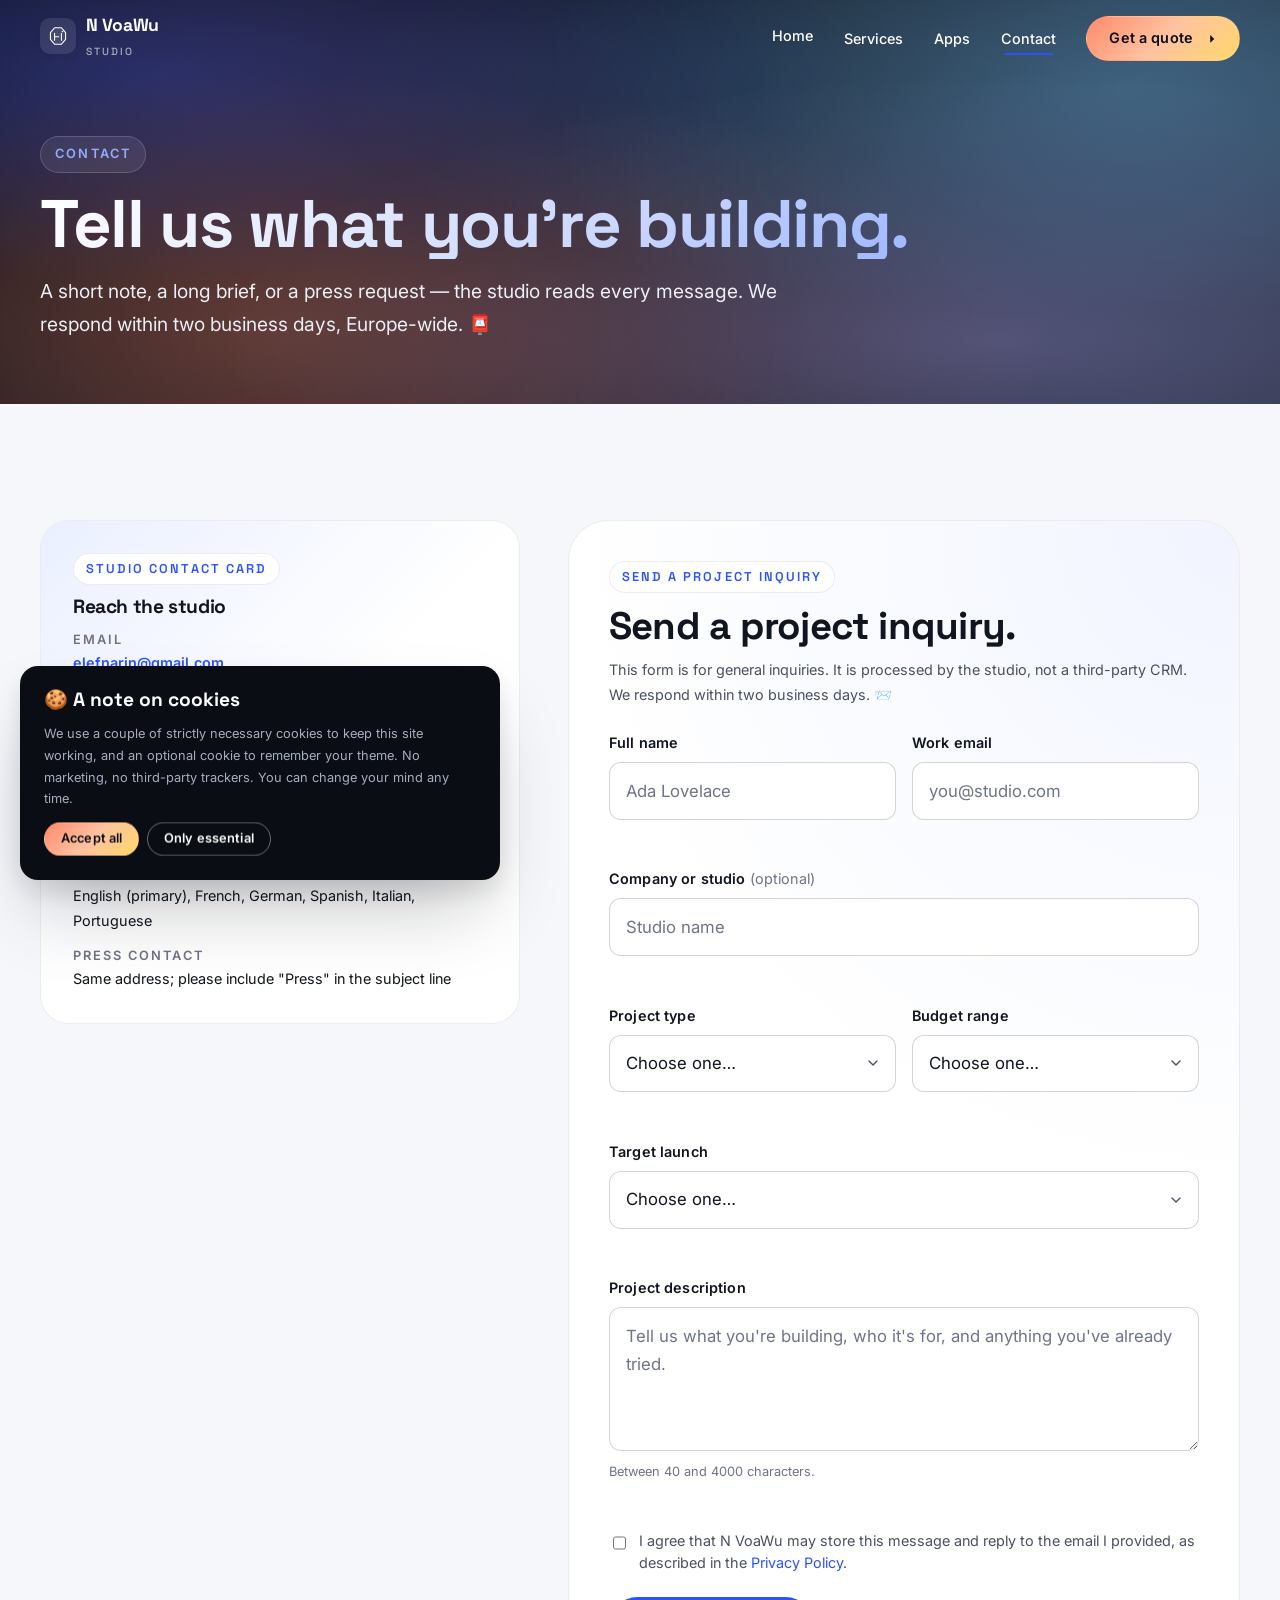
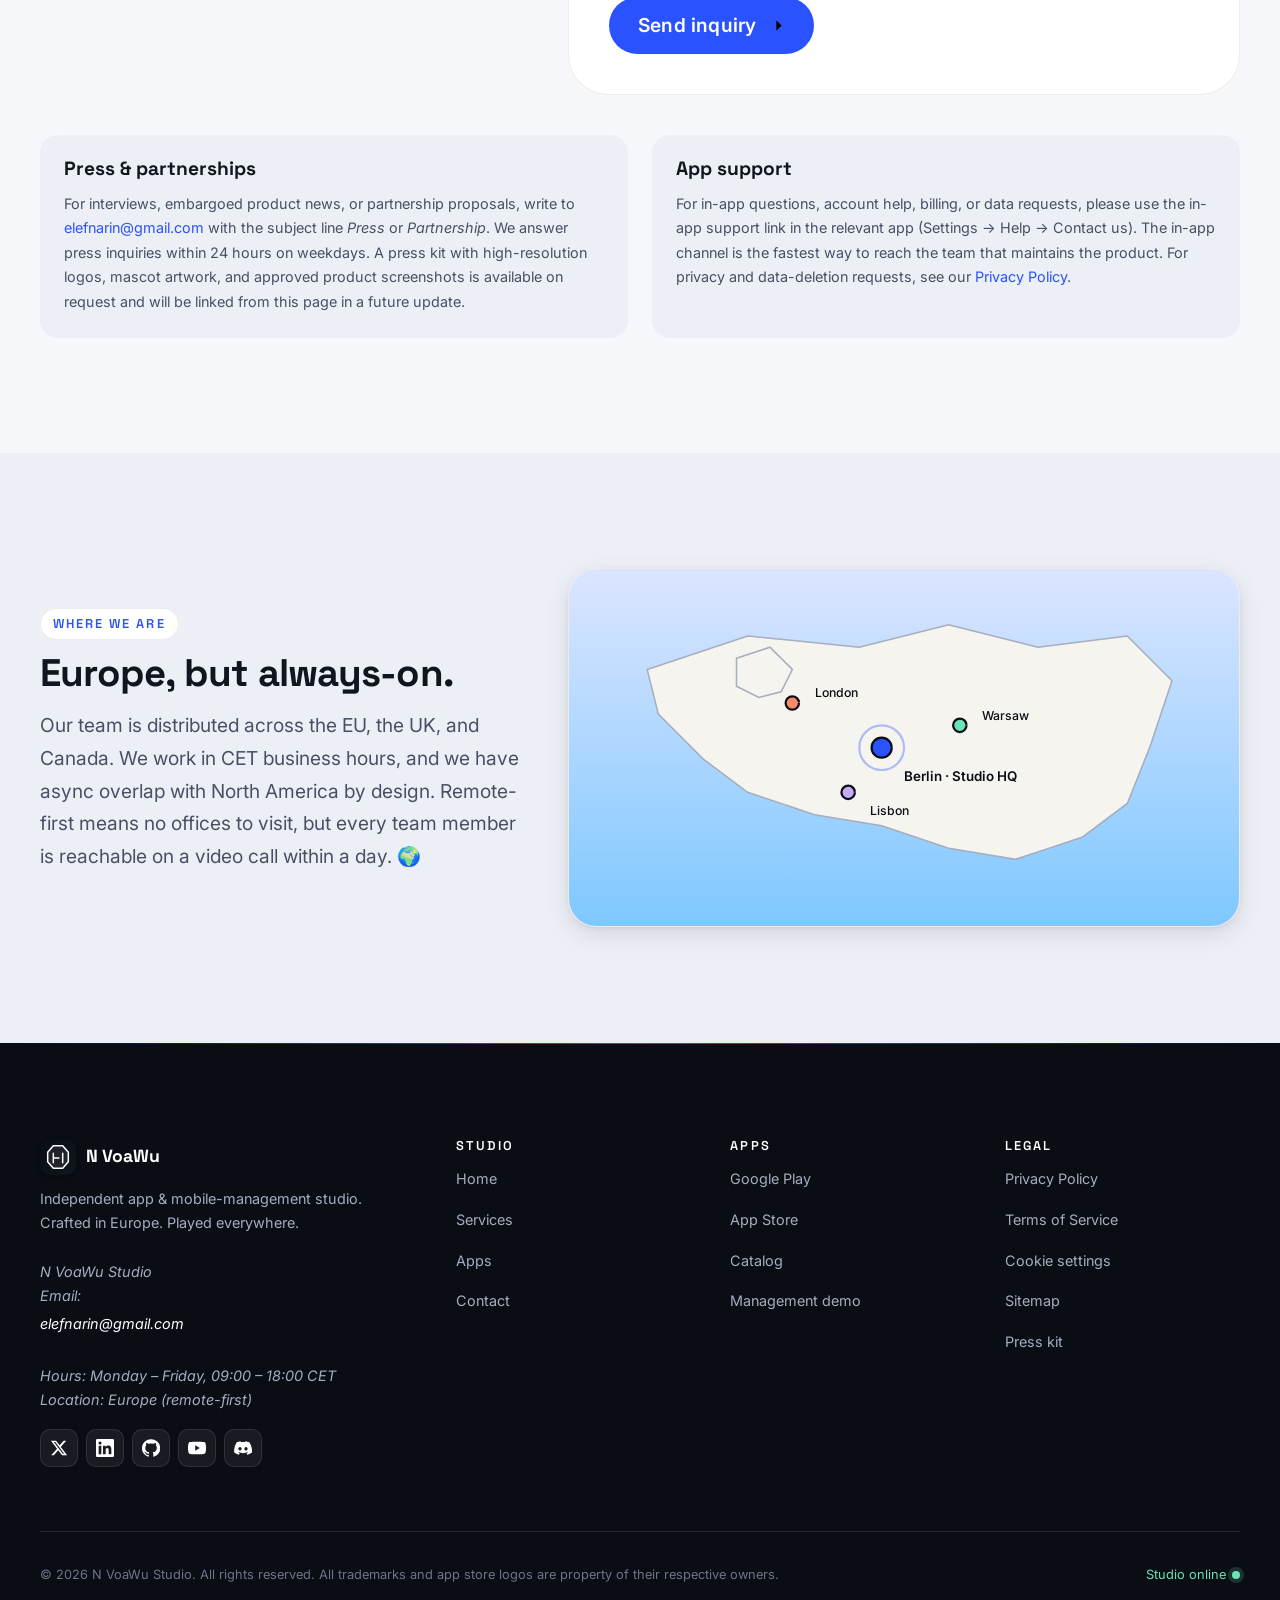
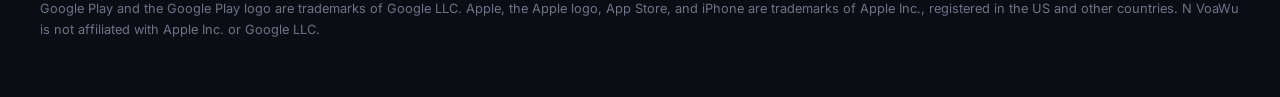
<file: contact.html>
﻿<!DOCTYPE html>
<html lang="en">
<head>
  <meta charset="UTF-8" />
  <meta name="viewport" content="width=device-width, initial-scale=1, viewport-fit=cover" />
  <meta name="theme-color" content="#0A0D14" />
  <title>Contact N VoaWu Studio — Let's Talk</title>
  <meta name="description" content="Reach the N VoaWu team for project inquiries, press, partnerships, or app support. We respond within two business days, Europe-wide." />
  <link rel="canonical" href="https://nvoawu.com/contact.html" />
  <meta name="robots" content="index, follow, max-image-preview:large, max-snippet:-1" />
  <meta name="author" content="N VoaWu Studio" />

  <link rel="icon" type="image/svg+xml" href="images/favicon.svg" />
  <link rel="apple-touch-icon" href="images/favicon.svg" />
  <link rel="manifest" href="manifest.json" />

  <meta property="og:site_name" content="N VoaWu Studio" />
  <meta property="og:locale" content="en_US" />
  <meta property="og:locale:alternate" content="en_GB" />
  <meta property="og:locale:alternate" content="fr_FR" />
  <meta property="og:locale:alternate" content="de_DE" />
  <meta property="og:type" content="website" />
  <meta property="og:title" content="Contact N VoaWu Studio — Let's Talk" />
  <meta property="og:description" content="Reach the N VoaWu team for project inquiries, press, partnerships, or app support. We respond within two business days, Europe-wide." />
  <meta property="og:url" content="https://nvoawu.com/contact.html" />
  <meta property="og:image" content="https://nvoawu.com/images/og-cover.png" />
  <meta property="og:image:width" content="1200" />
  <meta property="og:image:height" content="630" />
  <meta property="og:image:alt" content="N VoaWu Studio — Contact" />

  <meta name="twitter:card" content="summary_large_image" />
  <meta name="twitter:site" content="@nvoawu" />
  <meta name="twitter:creator" content="@nvoawu" />
  <meta name="twitter:title" content="Contact N VoaWu Studio — Let's Talk" />
  <meta name="twitter:description" content="Reach the N VoaWu team for project inquiries, press, partnerships, or app support." />
  <meta name="twitter:image" content="https://nvoawu.com/images/og-cover.png" />
  <meta name="twitter:image:alt" content="N VoaWu Studio — Contact" />

  <link rel="preconnect" href="https://fonts.googleapis.com" />
  <link rel="preconnect" href="https://fonts.gstatic.com" crossorigin />
  <link rel="stylesheet" href="https://fonts.googleapis.com/css2?family=Inter:wght@400;500;600;700&amp;family=Space+Grotesk:wght@500;600;700&amp;display=swap" />
  <link rel="stylesheet" href="css/tokens.css" />
  <link rel="stylesheet" href="css/base.css" />
  <link rel="stylesheet" href="css/components.css" />
  <link rel="stylesheet" href="css/animations.css" />
  <link rel="stylesheet" href="css/pages.css" />

  <script type="application/ld+json">
  {
    "@context": "https://schema.org",
    "@type": "Organization",
    "name": "N VoaWu Studio",
    "url": "https://nvoawu.com/",
    "logo": "https://nvoawu.com/images/logo.svg",
    "description": "Independent European studio building casual games, everyday utility apps, and a mobile management suite.",
    "email": "elefnarin@gmail.com",
    "sameAs": [
      "https://twitter.com/nvoawu",
      "https://www.linkedin.com/company/nvoawu",
      "https://github.com/elefnarin-ship-it",
      "https://www.youtube.com/@nvoawu",
      "https://discord.gg/nvoawu"
    ]
  }
  </script>

  <script type="application/ld+json">
  {
    "@context": "https://schema.org",
    "@type": "BreadcrumbList",
    "itemListElement": [
      { "@type": "ListItem", "position": 1, "name": "Home", "item": "https://nvoawu.com/" },
      { "@type": "ListItem", "position": 2, "name": "Contact", "item": "https://nvoawu.com/contact.html" }
    ]
  }
  </script>

  <script type="application/ld+json">
  {
    "@context": "https://schema.org",
    "@type": "ContactPage",
    "name": "Contact N VoaWu Studio",
    "url": "https://nvoawu.com/contact.html",
    "publisher": { "@type": "Organization", "name": "N VoaWu Studio", "url": "https://nvoawu.com/" },
    "inLanguage": "en"
  }
  </script>
</head>
<body>
  <a class="skip-link" href="#main">Skip to main content</a>

  <header class="site-header" role="banner">
    <div class="container site-header__inner">
      <a class="site-header__brand" href="/" aria-label="N VoaWu Studio — home">
        <span class="site-header__logo" aria-hidden="true">
          <svg viewBox="0 0 32 32" fill="none" xmlns="http://www.w3.org/2000/svg">
            <path d="M5 11 L11 4 L21 4 L27 11 L27 21 L21 28 L11 28 L5 21 Z" stroke="currentColor" stroke-width="1.6" stroke-linejoin="round" fill="rgba(255,255,255,0.08)"/>
            <path d="M11 12 L11 22 M11 17 L17 17 M21 12 L21 22" stroke="currentColor" stroke-width="1.6" stroke-linecap="round"/>
            <circle cx="22.5" cy="9.5" r="1.2" fill="currentColor"/>
          </svg>
        </span>
        <span>
          <span class="site-header__wordmark">N VoaWu</span>
          <span class="site-header__wordmark--sub">Studio</span>
        </span>
      </a>

      <nav class="nav" aria-label="Primary">
        <button class="nav__toggle" type="button" aria-controls="primary-nav" aria-expanded="false" aria-label="Toggle menu">
          <svg aria-hidden="true" focusable="false"><use href="images/icons.svg#icon-menu" /></svg>
        </button>
        <ul id="primary-nav" class="nav__list">
          <li><a class="nav__link" href="/">Home</a></li>
          <li><a class="nav__link" href="services.html">Services</a></li>
          <li><a class="nav__link" href="/#our-apps">Apps</a></li>
          <li><a class="nav__link" href="contact.html" aria-current="page">Contact</a></li>
          <li class="nav__cta"><a class="btn btn--accent btn--magnetic" href="contact.html#quote">Get a quote<span aria-hidden="true"><svg viewBox="0 0 24 24" width="14" height="14"><use href="images/icons.svg#icon-arrow-right" /></svg></span></a></li>
        </ul>
      </nav>
    </div>
  </header>

  <main id="main">
    <!-- PAGE HERO -->
    <section class="page-hero" aria-labelledby="page-title">
      <div class="container page-hero__inner">
        <span class="page-hero__eyebrow">Contact</span>
        <h1 id="page-title" class="page-hero__title">Tell us what you're building.</h1>
        <p class="page-hero__lead">A short note, a long brief, or a press request — the studio reads every message. We respond within two business days, Europe-wide. <span class="emoji">📮</span></p>
      </div>
    </section>

    <!-- STUDIO CONTACT CARD + FORM -->
    <section class="section" aria-label="Studio contact and inquiry form" id="quote">
      <div class="container">
        <div class="contact-grid">
          <aside class="contact-card reveal" aria-labelledby="card-title">
            <span class="section__eyebrow" style="margin-bottom: var(--space-3);">Studio contact card</span>
            <h2 id="card-title" class="contact-card__title">Reach the studio</h2>
            <dl>
              <div>
                <dt>Email</dt>
                <dd><a href="mailto:elefnarin@gmail.com">elefnarin@gmail.com</a></dd>
              </div>
              <div>
                <dt>Studio hours</dt>
                <dd>Monday – Friday, 09:00 – 18:00 CET</dd>
              </div>
              <div>
                <dt>Response time</dt>
                <dd>Within two business days</dd>
              </div>
              <div>
                <dt>Location</dt>
                <dd>Europe, remote-first</dd>
              </div>
              <div>
                <dt>Languages</dt>
                <dd>English (primary), French, German, Spanish, Italian, Portuguese</dd>
              </div>
              <div>
                <dt>Press contact</dt>
                <dd>Same address; please include "Press" in the subject line</dd>
              </div>
            </dl>
          </aside>

          <form id="contact-form" class="form-card reveal reveal--right" novalidate>
            <span class="section__eyebrow" style="margin-bottom: var(--space-3);">Send a project inquiry</span>
            <h2 style="font-size: var(--fs-2xl); margin: 0 0 var(--space-3);">Send a project inquiry.</h2>
            <p style="color: var(--text-secondary); font-size: var(--fs-sm); margin: 0 0 var(--space-5);">
              This form is for general inquiries. It is processed by the studio, not a third-party CRM. We respond within two business days. <span class="emoji">📨</span>
            </p>

            <div class="form">
              <div class="form-row">
                <div class="field">
                  <label class="field__label" for="cf-name">Full name</label>
                  <input class="input" id="cf-name" name="name" type="text" required minlength="2" autocomplete="name" placeholder="Ada Lovelace" />
                  <div class="field__error" aria-live="polite"></div>
                </div>
                <div class="field">
                  <label class="field__label" for="cf-email">Work email</label>
                  <input class="input" id="cf-email" name="email" type="email" required autocomplete="email" placeholder="you@studio.com" />
                  <div class="field__error" aria-live="polite"></div>
                </div>
              </div>

              <div class="field">
                <label class="field__label" for="cf-company">Company or studio <span style="color: var(--text-muted); font-weight: 400;">(optional)</span></label>
                <input class="input" id="cf-company" name="company" type="text" autocomplete="organization" placeholder="Studio name" />
                <div class="field__error" aria-live="polite"></div>
              </div>

              <div class="form-row">
                <div class="field">
                  <label class="field__label" for="cf-type">Project type</label>
                  <select class="select" id="cf-type" name="projectType" required>
                    <option value="" disabled selected>Choose one…</option>
                    <option>Custom app development</option>
                    <option>Co-publishing a consumer app</option>
                    <option>Mobile management app (FieldKeeper or white-label)</option>
                    <option>Maintenance / localization</option>
                    <option>Press or partnership</option>
                    <option>Other</option>
                  </select>
                  <div class="field__error" aria-live="polite"></div>
                </div>
                <div class="field">
                  <label class="field__label" for="cf-budget">Budget range</label>
                  <select class="select" id="cf-budget" name="budget" required>
                    <option value="" disabled selected>Choose one…</option>
                    <option>Under €25k</option>
                    <option>€25k – €75k</option>
                    <option>€75k – €200k</option>
                    <option>€200k+</option>
                    <option>Not sure yet</option>
                  </select>
                  <div class="field__error" aria-live="polite"></div>
                </div>
              </div>

              <div class="field">
                <label class="field__label" for="cf-timeline">Target launch</label>
                <select class="select" id="cf-timeline" name="timeline" required>
                  <option value="" disabled selected>Choose one…</option>
                  <option>Within 3 months</option>
                  <option>3–6 months</option>
                  <option>6–12 months</option>
                  <option>Flexible</option>
                </select>
                <div class="field__error" aria-live="polite"></div>
              </div>

              <div class="field">
                <label class="field__label" for="cf-desc">Project description</label>
                <textarea class="textarea" id="cf-desc" name="description" required minlength="40" maxlength="4000" placeholder="Tell us what you're building, who it's for, and anything you've already tried."></textarea>
                <div class="field__hint">Between 40 and 4000 characters.</div>
                <div class="field__error" aria-live="polite"></div>
              </div>

              <label class="checkbox">
                <input type="checkbox" name="consent" required />
                <span>I agree that N VoaWu may store this message and reply to the email I provided, as described in the <a href="privacy.html">Privacy Policy</a>.</span>
              </label>

              <div class="form__actions">
                <button type="submit" class="btn btn--lg btn--magnetic">Send inquiry
                  <svg viewBox="0 0 24 24" aria-hidden="true"><use href="images/icons.svg#icon-arrow-right" /></svg>
                </button>
                <span class="form__status" role="status" aria-live="polite"></span>
              </div>
            </div>
          </form>
        </div>

        <div class="contact-side-cards" id="demo">
          <div class="contact-side reveal">
            <h3>Press &amp; partnerships</h3>
            <p>
              For interviews, embargoed product news, or partnership proposals, write to
              <a href="mailto:elefnarin@gmail.com?subject=Press">elefnarin@gmail.com</a> with the subject line
              <em>Press</em> or <em>Partnership</em>. We answer press inquiries within 24 hours on weekdays.
              A press kit with high-resolution logos, mascot artwork, and approved product
              screenshots is available on request and will be linked from this page in a future update.
            </p>
          </div>
          <div class="contact-side reveal reveal--delay-1">
            <h3>App support</h3>
            <p>
              For in-app questions, account help, billing, or data requests, please use
              the in-app support link in the relevant app (Settings → Help → Contact us).
              The in-app channel is the fastest way to reach the team that maintains the product.
              For privacy and data-deletion requests, see our <a href="privacy.html">Privacy Policy</a>.
            </p>
          </div>
        </div>
      </div>
    </section>

    <!-- LOCATION / "MAP" BLOCK -->
    <section class="section section--alt" aria-labelledby="where">
      <div class="container">
        <div class="contact-grid" style="align-items: center;">
          <div class="reveal">
            <span class="section__eyebrow">Where we are</span>
            <h2 id="where" class="section__title" style="font-size: var(--fs-2xl);">Europe, but always-on.</h2>
            <p style="color: var(--text-secondary); font-size: var(--fs-md); line-height: var(--lh-loose); max-width: 50ch;">
              Our team is distributed across the EU, the UK, and Canada. We work in CET
              business hours, and we have async overlap with North America by design.
              Remote-first means no offices to visit, but every team member is reachable
              on a video call within a day. <span class="emoji">🌍</span>
            </p>
          </div>
          <div class="reveal reveal--right">
            <div style="border-radius: var(--radius-xl); overflow: hidden; box-shadow: var(--shadow-md); background: var(--bg-surface); border: 1px solid var(--border-subtle);">
              <svg viewBox="0 0 600 320" style="width: 100%; display: block;" aria-label="A schematic map of Europe with studio location pins">
                <defs>
                  <linearGradient id="oceanGrad" x1="0" y1="0" x2="0" y2="1">
                    <stop offset="0" stop-color="#DCE5FF"/>
                    <stop offset="1" stop-color="#7EC8FF"/>
                  </linearGradient>
                </defs>
                <rect width="600" height="320" fill="url(#oceanGrad)"/>
                <!-- Stylised continent -->
                <path d="M70 90 L160 60 L260 70 L340 50 L420 70 L500 60 L540 100 L520 160 L500 210 L460 240 L400 260 L340 250 L280 230 L220 220 L160 200 L120 170 L80 130 Z" fill="#F6F4EF" stroke="#A6ADBE" stroke-width="1.4"/>
                <!-- UK/Ireland nub -->
                <path d="M150 80 L180 70 L200 90 L190 110 L170 115 L150 105 Z" fill="#F6F4EF" stroke="#A6ADBE" stroke-width="1.4"/>
                <!-- Studio pins -->
                <g class="stroke-anim">
                  <circle cx="280" cy="160" r="9" fill="#2A52FF" stroke="#0A0D14" stroke-width="2"/>
                  <circle cx="280" cy="160" r="20" fill="none" stroke="#2A52FF" stroke-width="2" opacity="0.35"/>
                </g>
                <g class="stroke-anim">
                  <circle cx="200" cy="120" r="6" fill="#FF8A6B" stroke="#0A0D14" stroke-width="2"/>
                </g>
                <g class="stroke-anim">
                  <circle cx="350" cy="140" r="6" fill="#6BE3B7" stroke="#0A0D14" stroke-width="2"/>
                </g>
                <g class="stroke-anim">
                  <circle cx="250" cy="200" r="6" fill="#C5A8FF" stroke="#0A0D14" stroke-width="2"/>
                </g>
                <text x="300" y="190" font-family="Inter, sans-serif" font-size="12" font-weight="600" fill="#0A0D14">Berlin · Studio HQ</text>
                <text x="220" y="115" font-family="Inter, sans-serif" font-size="11" font-weight="500" fill="#0A0D14">London</text>
                <text x="370" y="135" font-family="Inter, sans-serif" font-size="11" font-weight="500" fill="#0A0D14">Warsaw</text>
                <text x="270" y="220" font-family="Inter, sans-serif" font-size="11" font-weight="500" fill="#0A0D14">Lisbon</text>
              </svg>
            </div>
          </div>
        </div>
      </div>
    </section>
  </main>

  <!-- FOOTER -->
  <footer class="site-footer" role="contentinfo">
    <div class="container">
      <div class="footer__grid">
        <div>
          <a class="footer__brand" href="/">
            <span class="site-header__logo" aria-hidden="true">
              <svg viewBox="0 0 32 32" fill="none" xmlns="http://www.w3.org/2000/svg">
                <path d="M5 11 L11 4 L21 4 L27 11 L27 21 L21 28 L11 28 L5 21 Z" stroke="currentColor" stroke-width="1.6" stroke-linejoin="round" fill="rgba(255,255,255,0.08)"/>
                <path d="M11 12 L11 22 M11 17 L17 17 M21 12 L21 22" stroke="currentColor" stroke-width="1.6" stroke-linecap="round"/>
              </svg>
            </span>
            N VoaWu
          </a>
          <p class="footer__tagline">Independent app &amp; mobile-management studio. Crafted in Europe. Played everywhere.</p>
          <address class="footer__contact">
            N VoaWu Studio<br />
            Email: <a href="mailto:elefnarin@gmail.com">elefnarin@gmail.com</a><br />
            Hours: Monday – Friday, 09:00 – 18:00 CET<br />
            Location: Europe (remote-first)
          </address>
          <div class="footer__socials">
            <a class="footer__social" href="https://twitter.com/nvoawu" target="_blank" rel="noopener noreferrer" aria-label="N VoaWu on Twitter / X"><svg viewBox="0 0 24 24" fill="currentColor" aria-hidden="true"><path d="M18.244 2.25h3.308l-7.227 8.26 8.502 11.24H16.17l-5.214-6.817L4.99 21.75H1.68l7.73-8.835L1.254 2.25H8.08l4.713 6.231 5.451-6.231zm-1.161 17.52h1.833L7.084 4.126H5.117l11.966 15.644z"/></svg></a>
            <a class="footer__social" href="https://www.linkedin.com/company/nvoawu" target="_blank" rel="noopener noreferrer" aria-label="N VoaWu on LinkedIn"><svg viewBox="0 0 24 24" fill="currentColor" aria-hidden="true"><path d="M20.45 20.45h-3.55v-5.57c0-1.33-.03-3.04-1.85-3.04-1.85 0-2.14 1.45-2.14 2.94v5.67H9.36V9h3.41v1.56h.05c.47-.9 1.64-1.85 3.37-1.85 3.6 0 4.26 2.37 4.26 5.45v6.29zM5.34 7.43a2.06 2.06 0 1 1 0-4.13 2.06 2.06 0 0 1 0 4.13zM7.12 20.45H3.56V9h3.56v11.45zM22.22 0H1.77C.79 0 0 .77 0 1.72v20.56C0 23.23.79 24 1.77 24h20.45c.98 0 1.78-.77 1.78-1.72V1.72C24 .77 23.2 0 22.22 0z"/></svg></a>
            <a class="footer__social" href="https://github.com/elefnarin-ship-it" target="_blank" rel="noopener noreferrer" aria-label="N VoaWu on GitHub"><svg viewBox="0 0 24 24" fill="currentColor" aria-hidden="true"><path d="M12 .3a12 12 0 0 0-3.79 23.4c.6.11.82-.26.82-.58v-2c-3.34.73-4.04-1.61-4.04-1.61-.55-1.4-1.34-1.77-1.34-1.77-1.1-.75.08-.73.08-.73 1.21.09 1.85 1.25 1.85 1.25 1.08 1.85 2.83 1.32 3.52 1.01.11-.78.42-1.32.77-1.62-2.67-.3-5.47-1.34-5.47-5.95 0-1.32.47-2.4 1.24-3.25-.13-.31-.54-1.54.11-3.2 0 0 1.01-.32 3.31 1.24a11.5 11.5 0 0 1 6.02 0c2.3-1.56 3.31-1.24 3.31-1.24.65 1.66.24 2.89.12 3.2.77.85 1.23 1.93 1.23 3.25 0 4.62-2.8 5.64-5.47 5.94.43.37.81 1.1.81 2.22v3.29c0 .32.22.7.82.58A12 12 0 0 0 12 .3z"/></svg></a>
            <a class="footer__social" href="https://www.youtube.com/@nvoawu" target="_blank" rel="noopener noreferrer" aria-label="N VoaWu on YouTube"><svg viewBox="0 0 24 24" fill="currentColor" aria-hidden="true"><path d="M23.5 6.2a3 3 0 0 0-2.1-2.1C19.5 3.6 12 3.6 12 3.6s-7.5 0-9.4.5A3 3 0 0 0 .5 6.2 31 31 0 0 0 0 12a31 31 0 0 0 .5 5.8 3 3 0 0 0 2.1 2.1c1.9.5 9.4.5 9.4.5s7.5 0 9.4-.5a3 3 0 0 0 2.1-2.1A31 31 0 0 0 24 12a31 31 0 0 0-.5-5.8zM9.6 15.6V8.4l6.2 3.6-6.2 3.6z"/></svg></a>
            <a class="footer__social" href="https://discord.gg/nvoawu" target="_blank" rel="noopener noreferrer" aria-label="N VoaWu on Discord"><svg viewBox="0 0 24 24" fill="currentColor" aria-hidden="true"><path d="M20.32 4.37a19.7 19.7 0 0 0-4.93-1.52.07.07 0 0 0-.08.04 13.7 13.7 0 0 0-.6 1.24 18.27 18.27 0 0 0-5.42 0 12.7 12.7 0 0 0-.61-1.24.07.07 0 0 0-.08-.04 19.7 19.7 0 0 0-4.93 1.52.07.07 0 0 0-.03.03A20.27 20.27 0 0 0 .27 17.86a.08.08 0 0 0 .03.06 19.9 19.9 0 0 0 6 3.04.08.08 0 0 0 .08-.03 14.2 14.2 0 0 0 1.23-2 .08.08 0 0 0-.04-.1 13.1 13.1 0 0 1-1.87-.9.08.08 0 0 1 0-.13c.13-.1.25-.2.37-.3a.08.08 0 0 1 .08-.01 14.18 14.18 0 0 0 12.06 0 .08.08 0 0 1 .08.01c.12.1.24.2.37.3a.08.08 0 0 1 0 .13 12.4 12.4 0 0 1-1.87.9.08.08 0 0 0-.04.1 16.13 16.13 0 0 0 1.23 2 .08.08 0 0 0 .08.03 19.85 19.85 0 0 0 6-3.04.08.08 0 0 0 .03-.06 20.04 20.04 0 0 0-3.66-13.46.06.06 0 0 0-.03-.03zM8.02 15.34c-1.18 0-2.16-1.08-2.16-2.4 0-1.33.96-2.4 2.16-2.4 1.21 0 2.18 1.09 2.16 2.4 0 1.32-.96 2.4-2.16 2.4zm7.97 0c-1.18 0-2.16-1.08-2.16-2.4 0-1.33.96-2.4 2.16-2.4 1.21 0 2.18 1.09 2.16 2.4 0 1.32-.95 2.4-2.16 2.4z"/></svg></a>
          </div>
        </div>

        <div class="footer__col">
          <h3>Studio</h3>
          <ul class="footer__list">
            <li><a href="/">Home</a></li>
            <li><a href="services.html">Services</a></li>
            <li><a href="/#our-apps">Apps</a></li>
            <li><a href="contact.html">Contact</a></li>
          </ul>
        </div>

        <div class="footer__col">
          <h3>Apps</h3>
          <ul class="footer__list">
            <li><a href="https://play.google.com/store/apps/dev?id=0000000000000000000" target="_blank" rel="noopener noreferrer">Google Play</a></li>
            <li><a href="https://apps.apple.com/developer/n-voawu-studio/id000000000" target="_blank" rel="noopener noreferrer">App Store</a></li>
            <li><a href="/#our-apps">Catalog</a></li>
            <li><a href="contact.html#demo">Management demo</a></li>
          </ul>
        </div>

        <div class="footer__col">
          <h3>Legal</h3>
          <ul class="footer__list">
            <li><a href="privacy.html">Privacy Policy</a></li>
            <li><a href="terms.html">Terms of Service</a></li>
            <li><a href="#" data-cookie-open>Cookie settings</a></li>
            <li><a href="sitemap.xml">Sitemap</a></li>
            <li><a href="press.html" rel="nofollow">Press kit</a></li>
          </ul>
        </div>
      </div>

      <div class="footer__bottom">
        <div>
          © 2026 N VoaWu Studio. All rights reserved. All trademarks and app store logos are property of their respective owners.
        </div>
        <div class="footer__status">
          Studio online <span class="dot" aria-hidden="true"></span>
        </div>
      </div>
      <p style="font-size: var(--fs-xs); color: var(--color-steel-400); margin-top: var(--space-3); line-height: var(--lh-loose);">
        Google Play and the Google Play logo are trademarks of Google LLC. Apple, the Apple logo, App Store, and iPhone are trademarks of Apple Inc., registered in the US and other countries. N VoaWu is not affiliated with Apple Inc. or Google LLC.
      </p>
    </div>
  </footer>

  <!-- Cookie banner -->
  <aside class="cookie-banner" role="dialog" aria-label="Cookie consent" aria-live="polite">
    <button class="cookie-banner__close" type="button" data-cookie-close aria-label="Close cookie banner">
      <svg viewBox="0 0 24 24" aria-hidden="true"><use href="images/icons.svg#icon-close" /></svg>
    </button>
    <h3>🍪 A note on cookies</h3>
    <p>We use a couple of strictly necessary cookies to keep this site working, and an optional cookie to remember your theme. No marketing, no third-party trackers. You can change your mind any time.</p>
    <div class="cookie-banner__actions">
      <button class="btn btn--accent" type="button" data-cookie-accept>Accept all</button>
      <button class="btn btn--ghost" type="button" data-cookie-decline style="--btn-bg: transparent; --btn-fg: #fff; --btn-bd: rgba(255,255,255,0.4);">Only essential</button>
    </div>
  </aside>

  <script src="js/main.js" defer></script>
  <script src="js/hero.js" defer></script>
  <script src="js/counters.js" defer></script>
  <script src="js/mascots.js" defer></script>
</body>
</html>
</file>
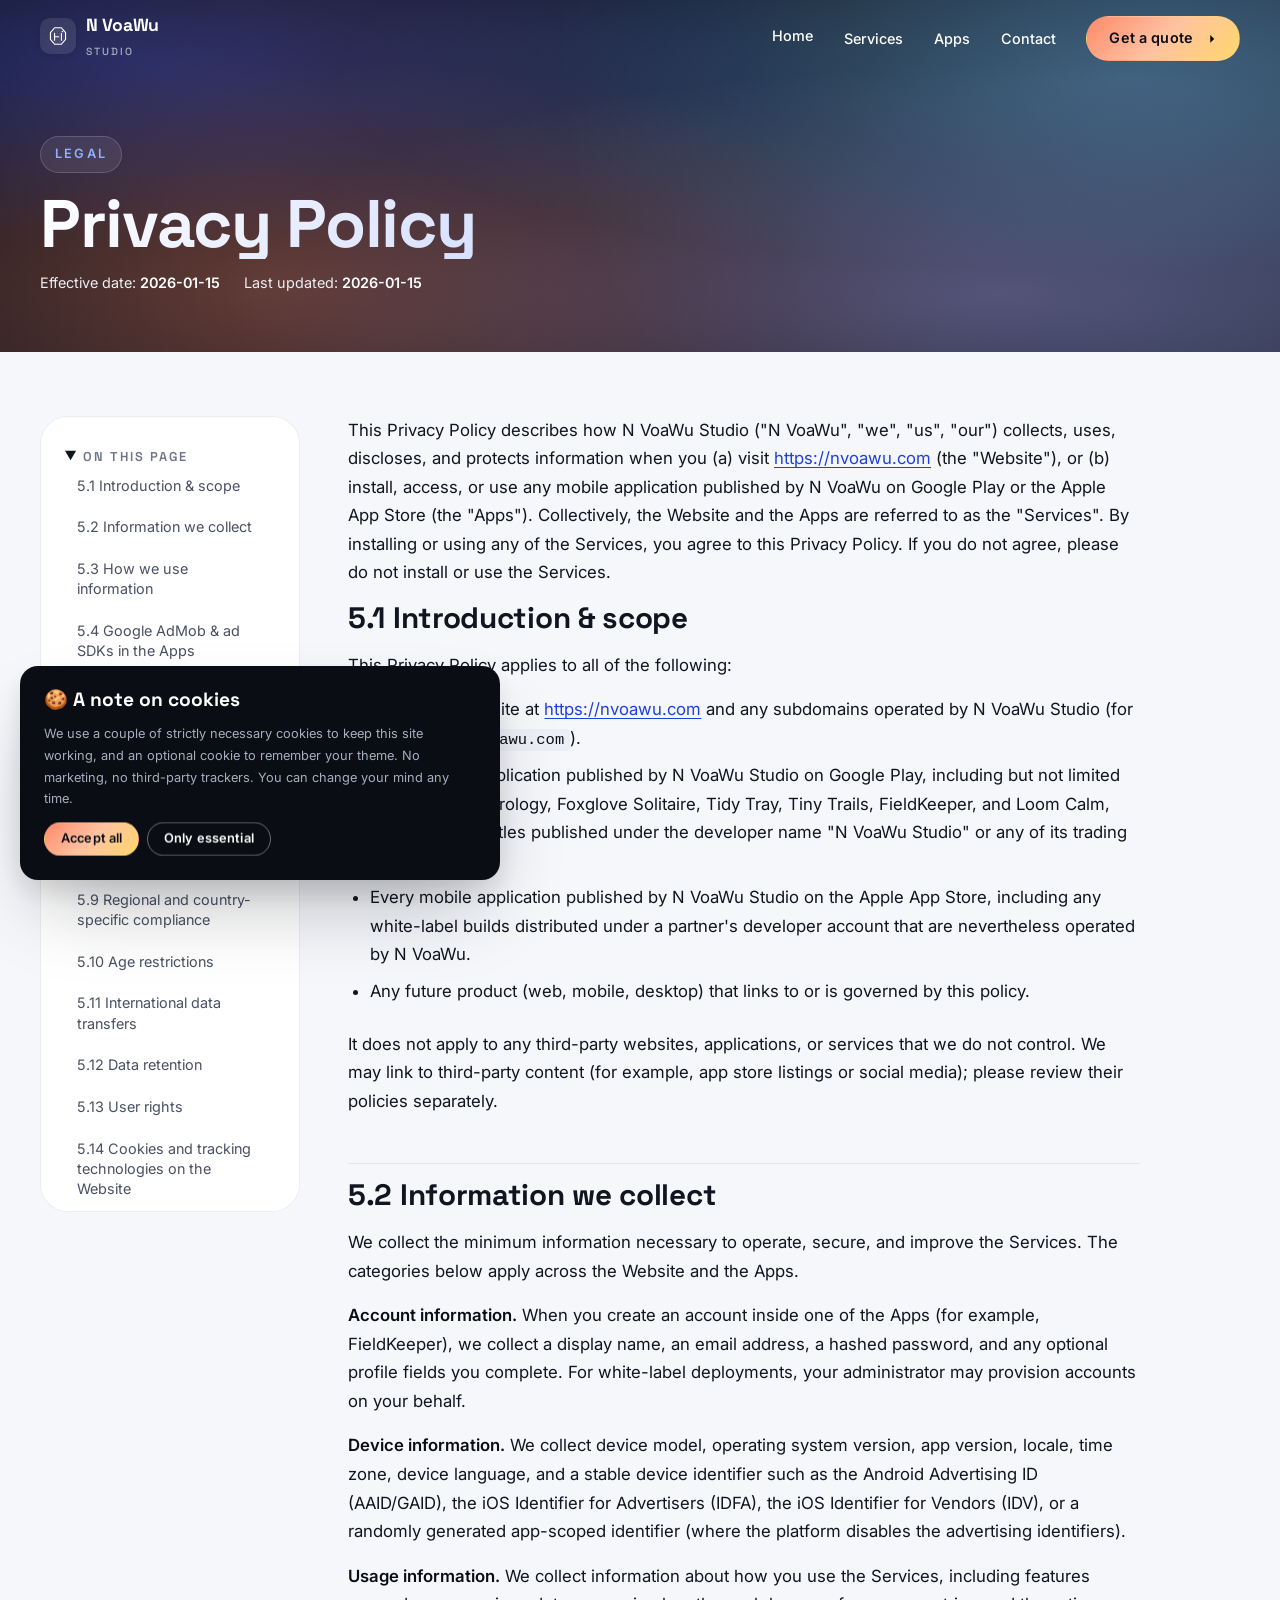
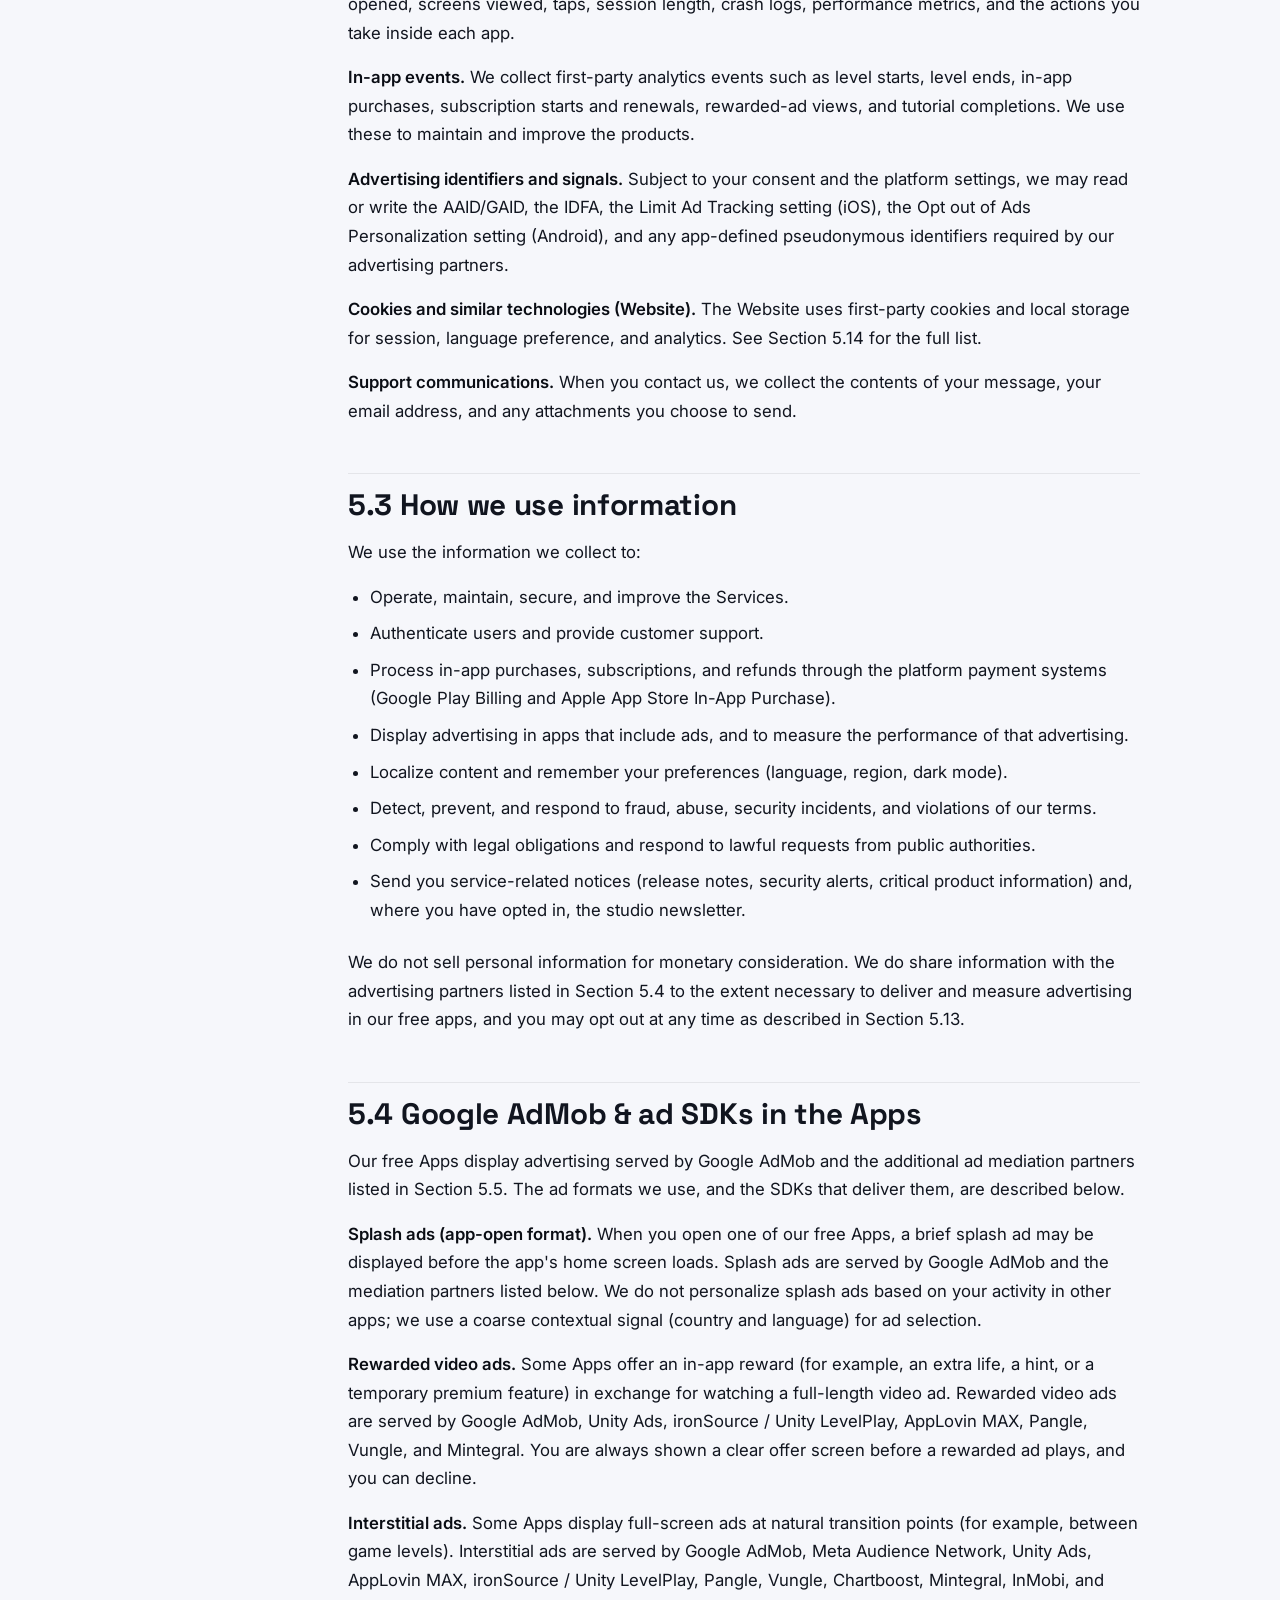
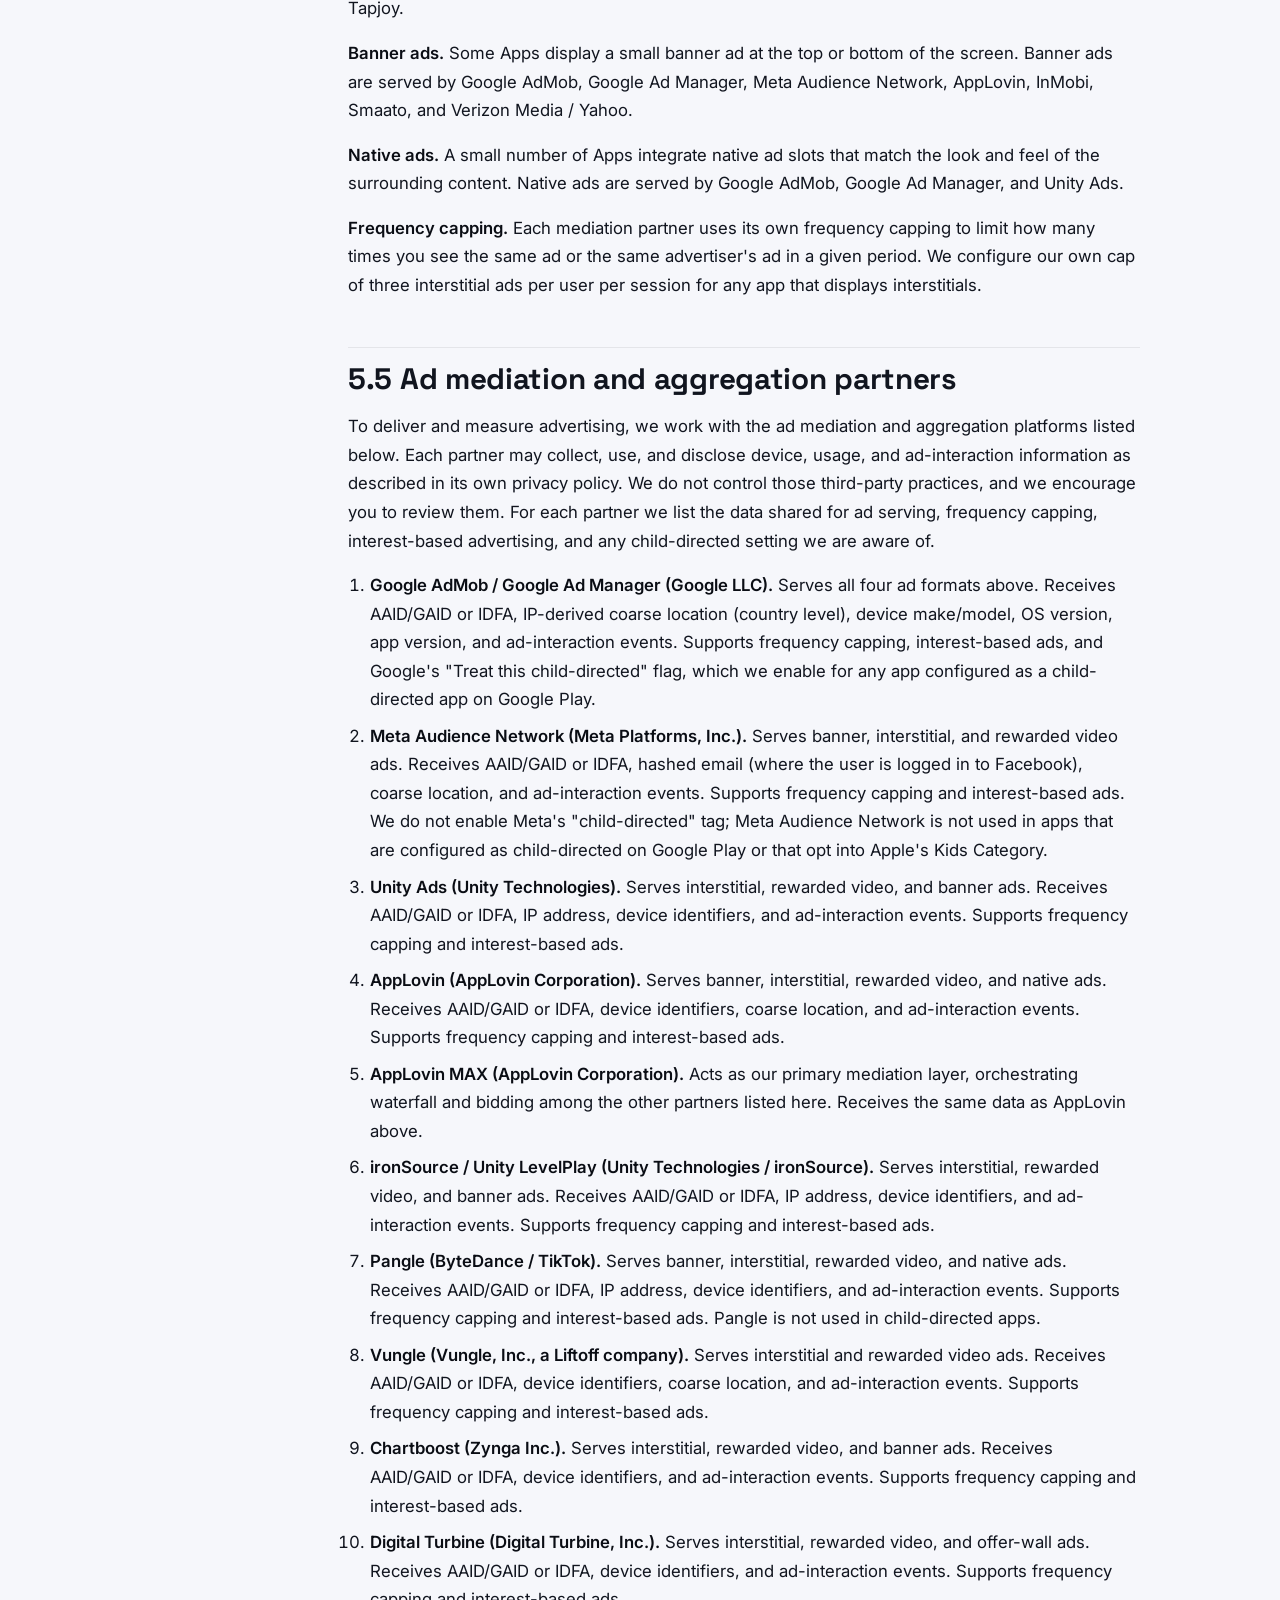
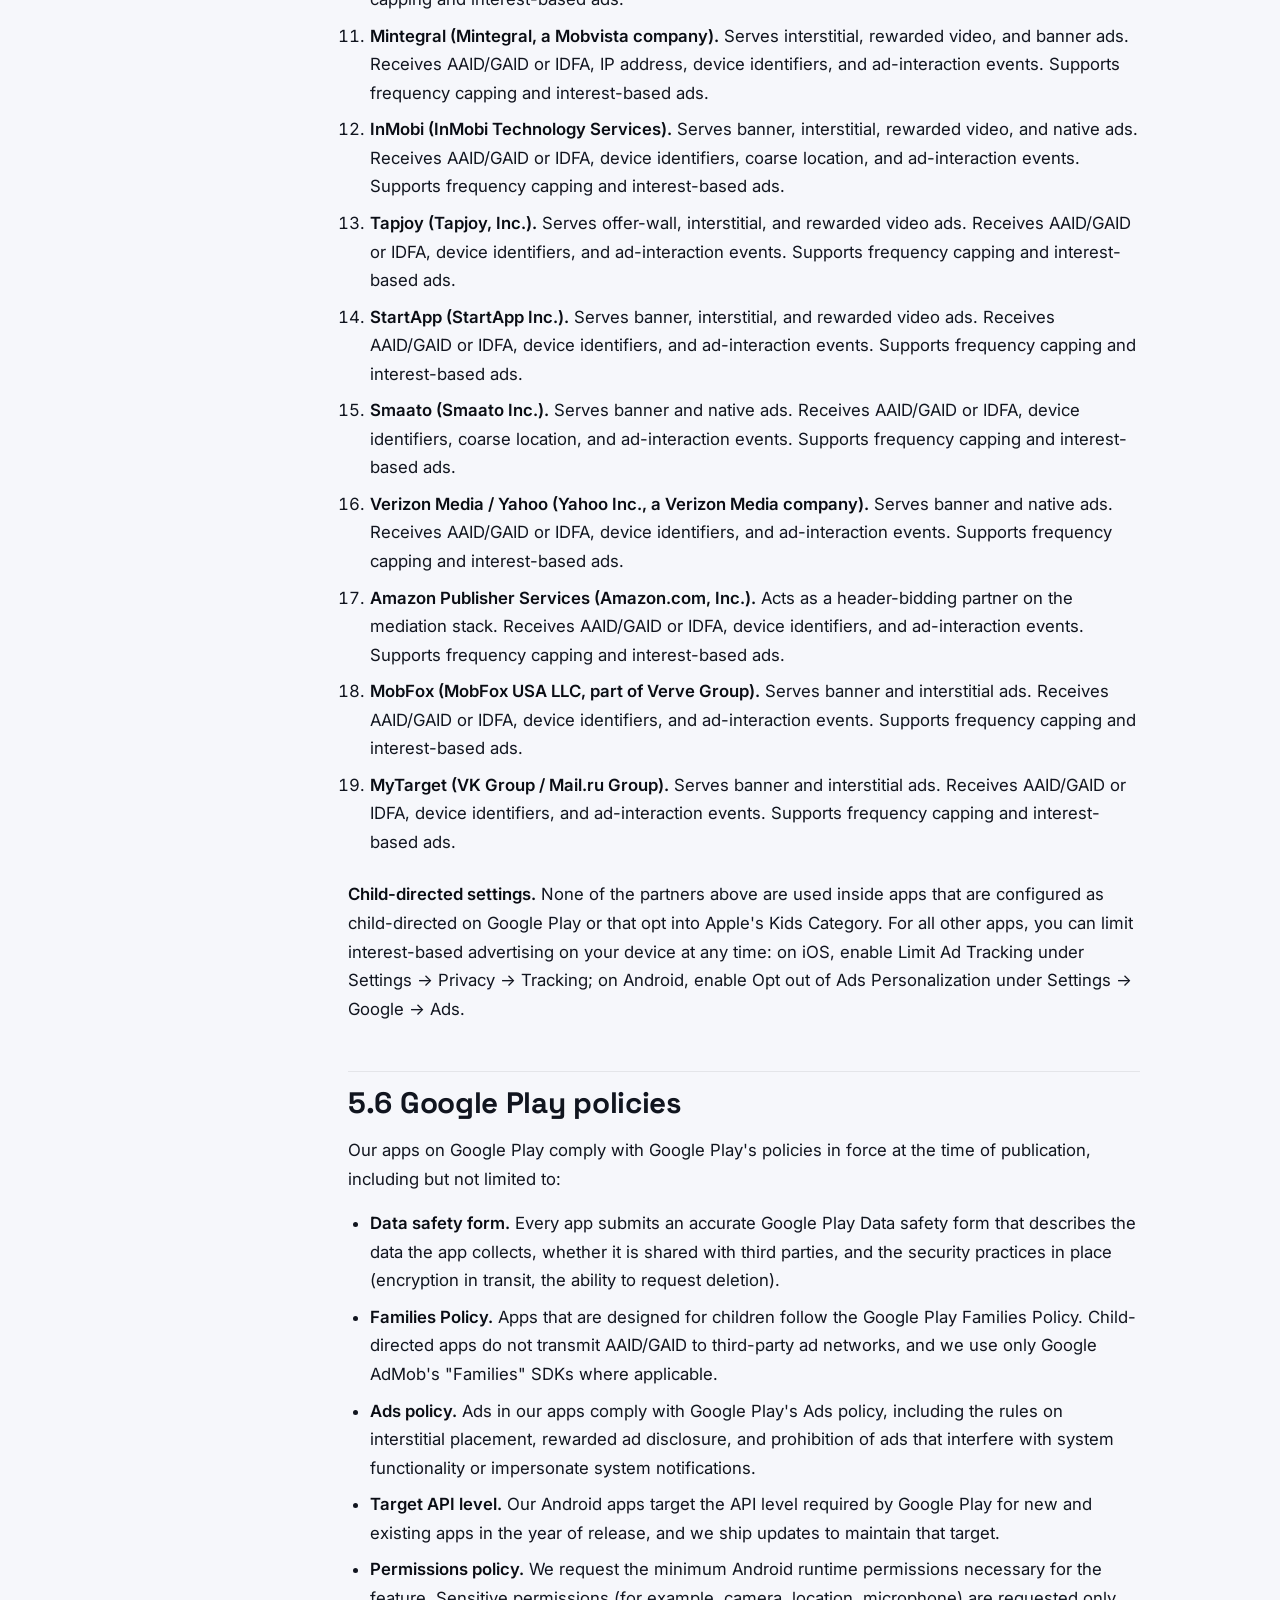
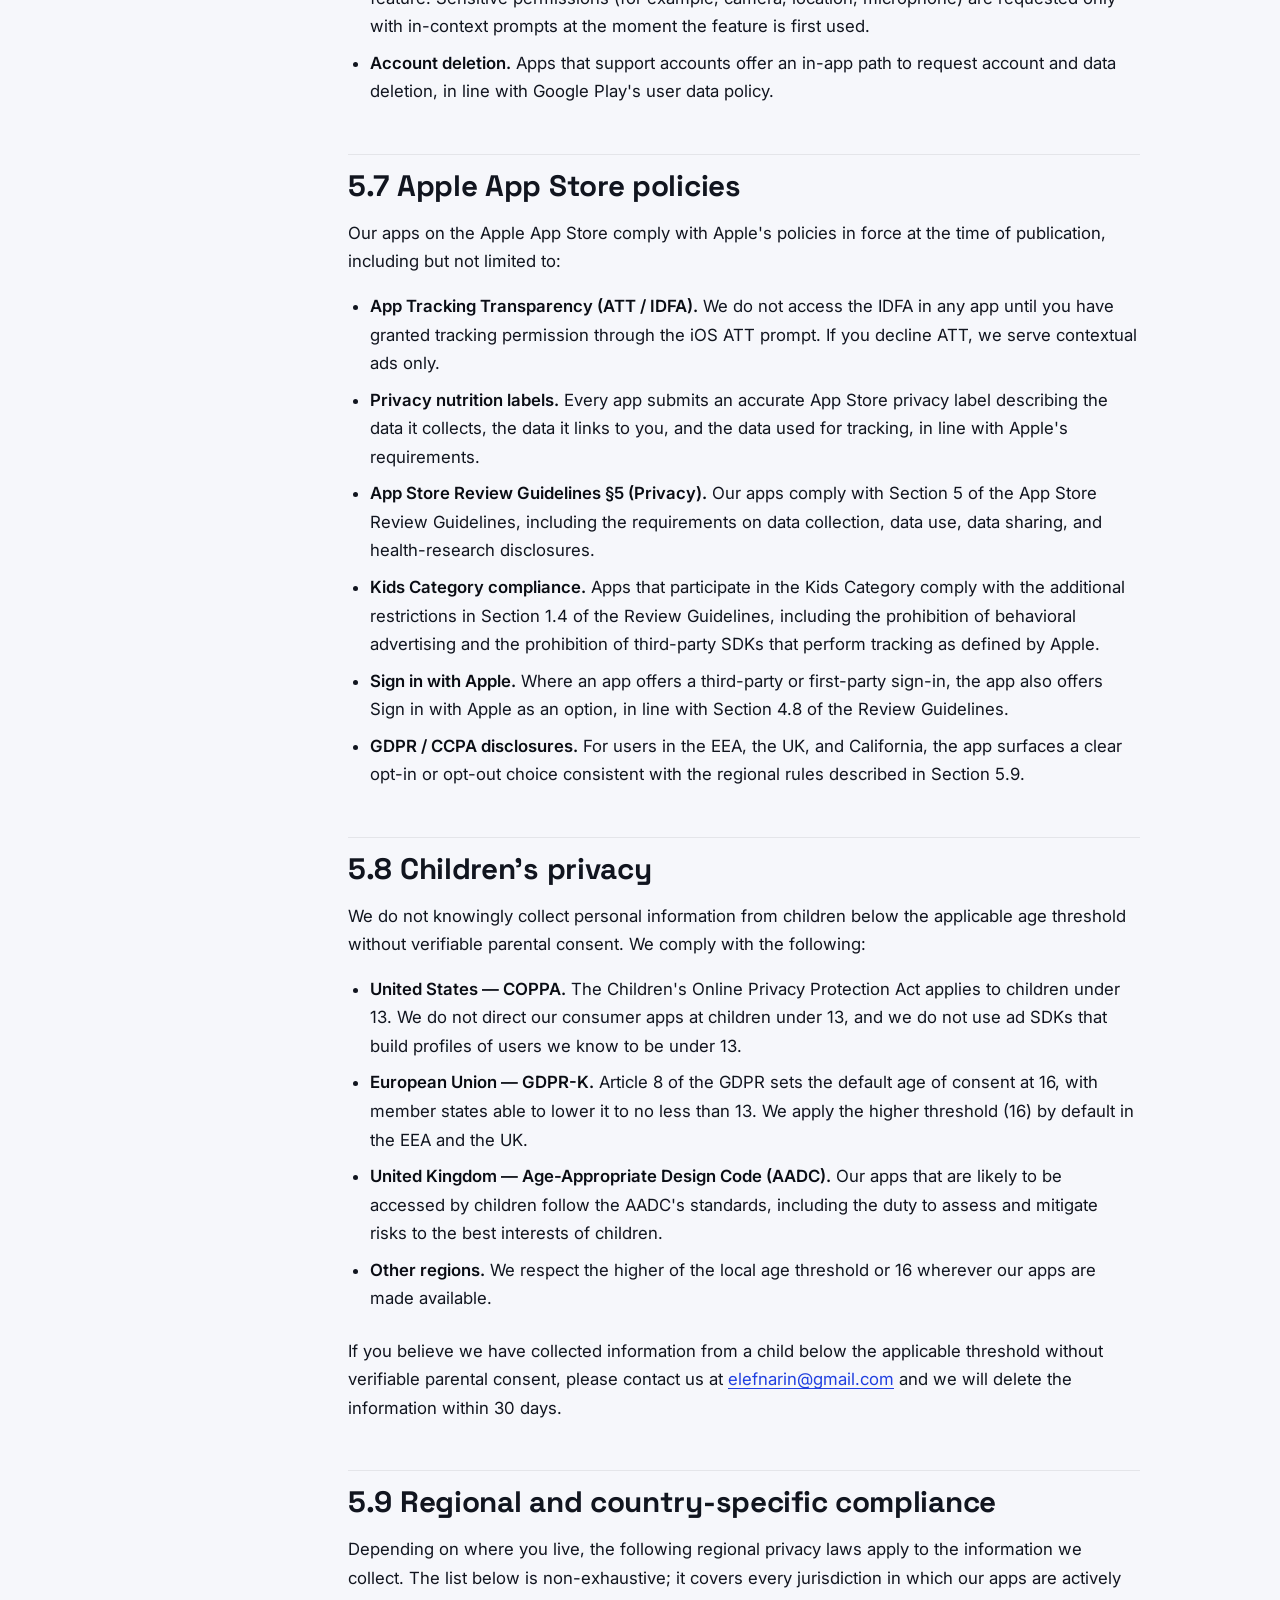
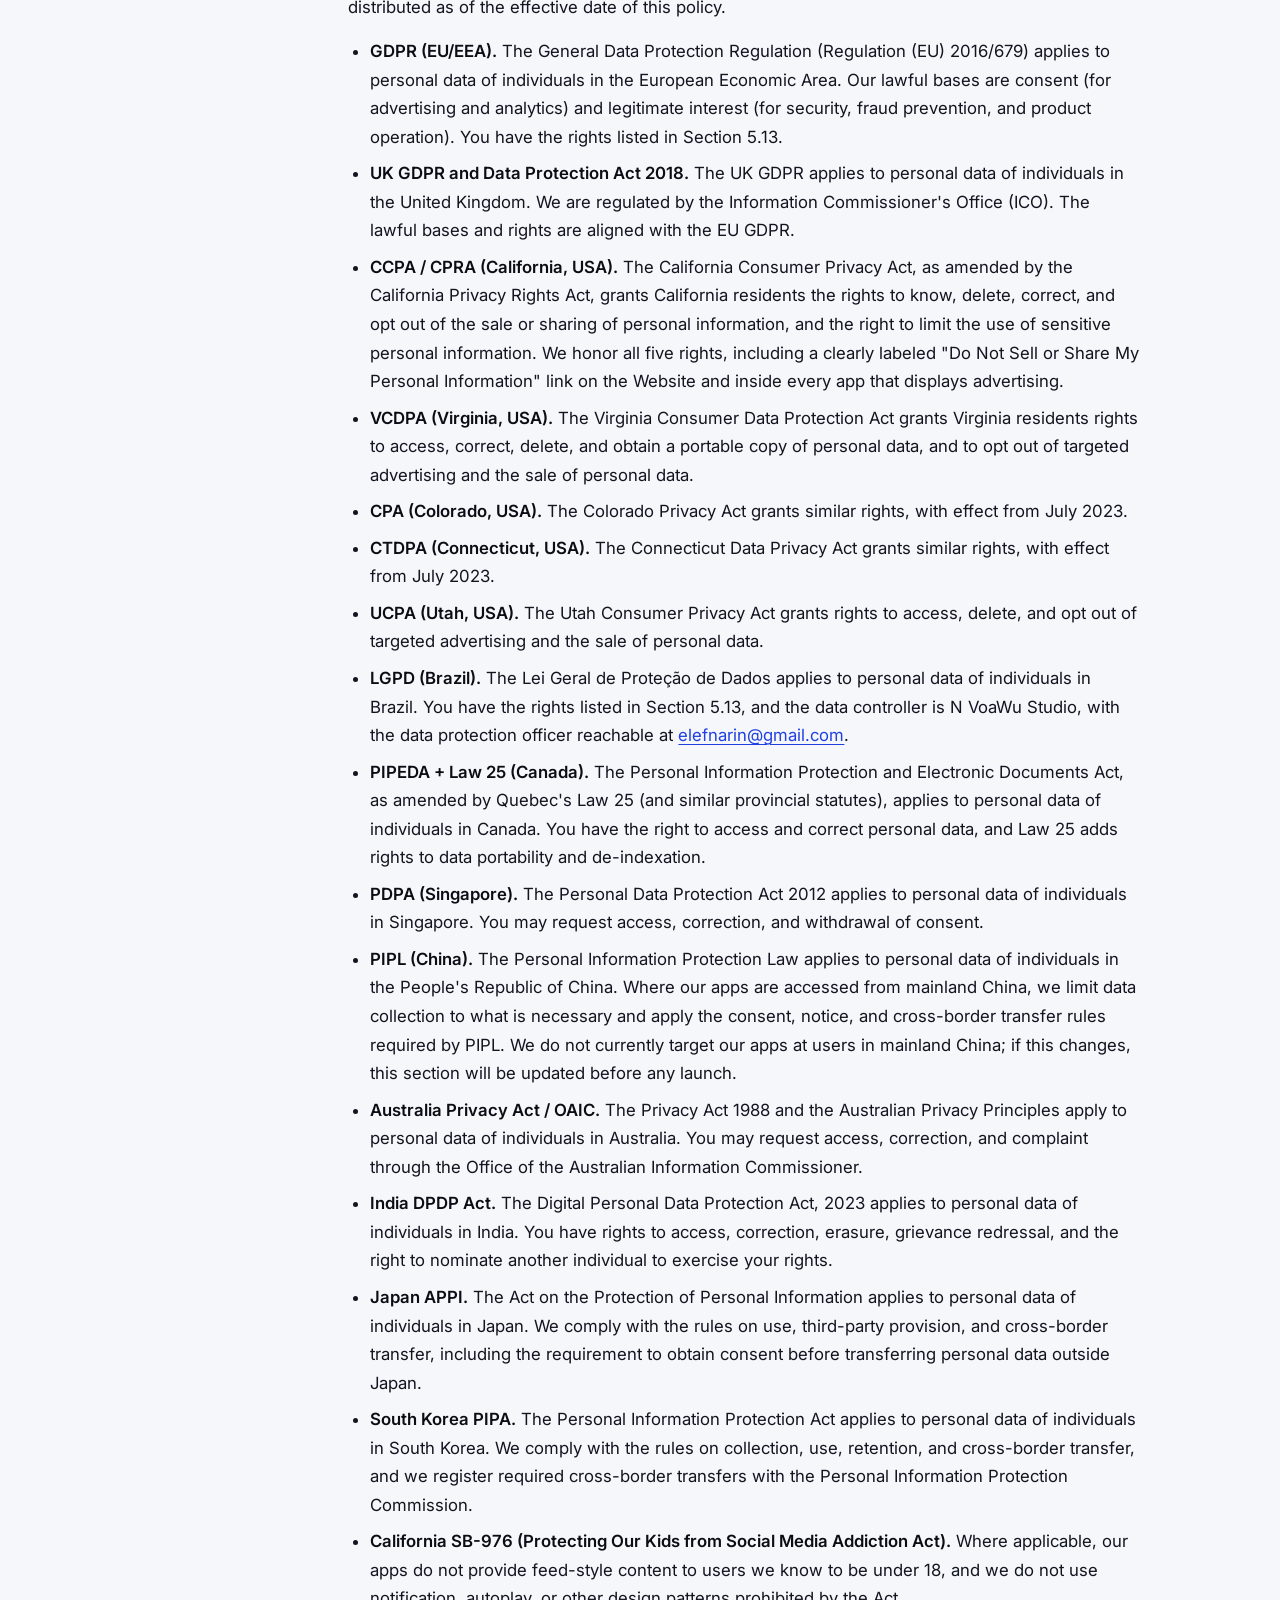
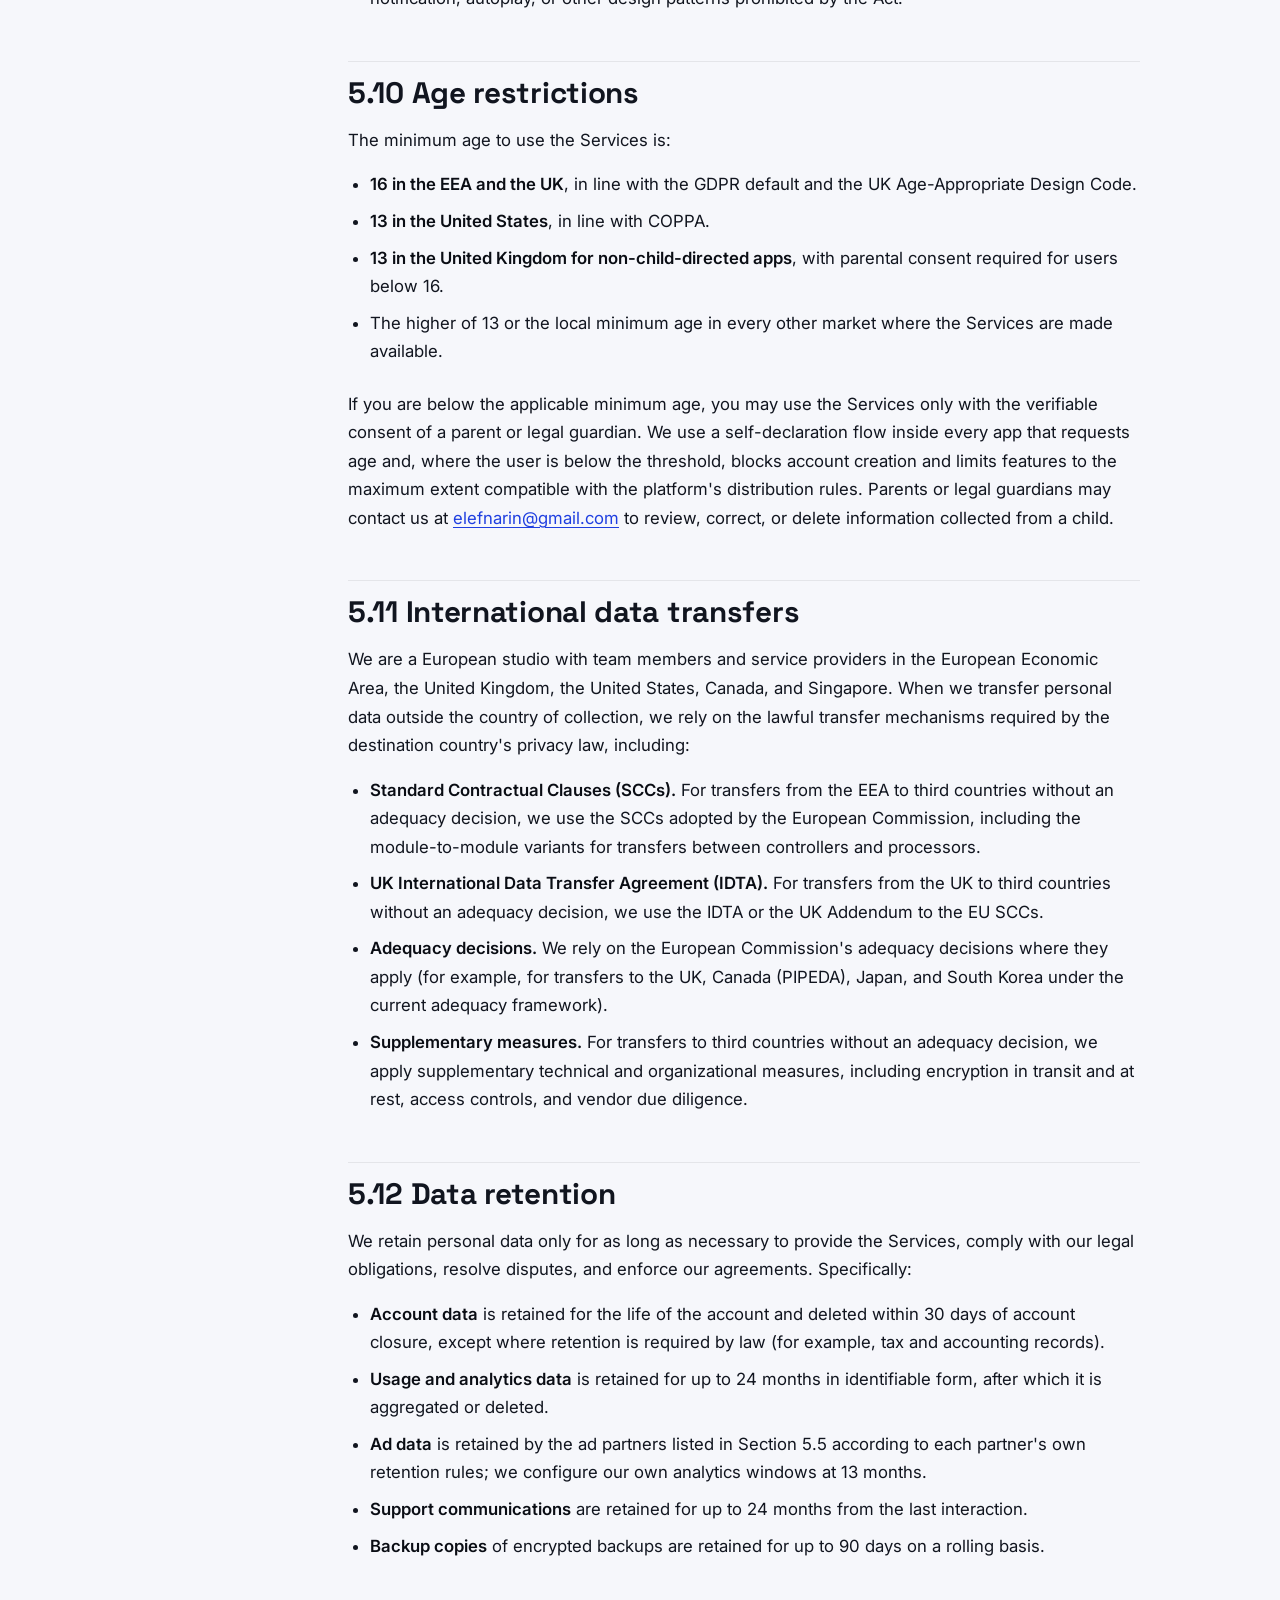
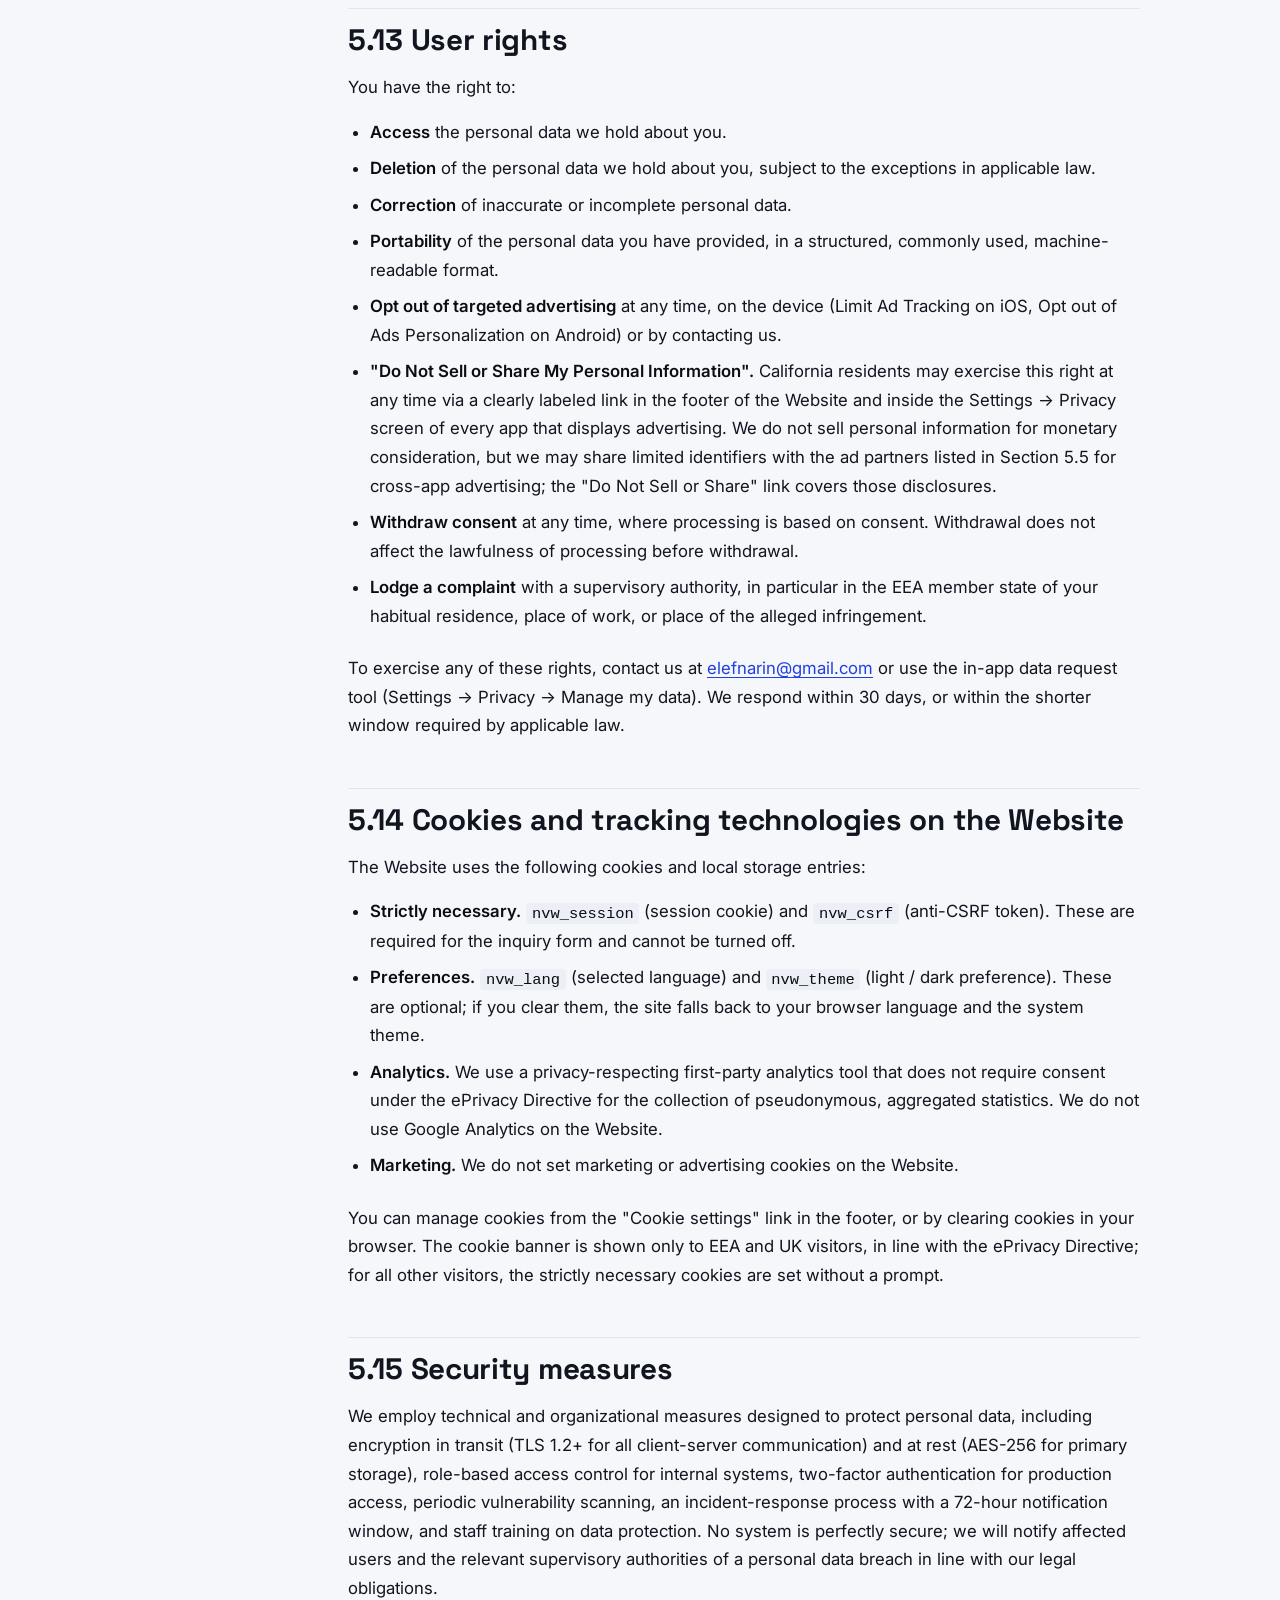
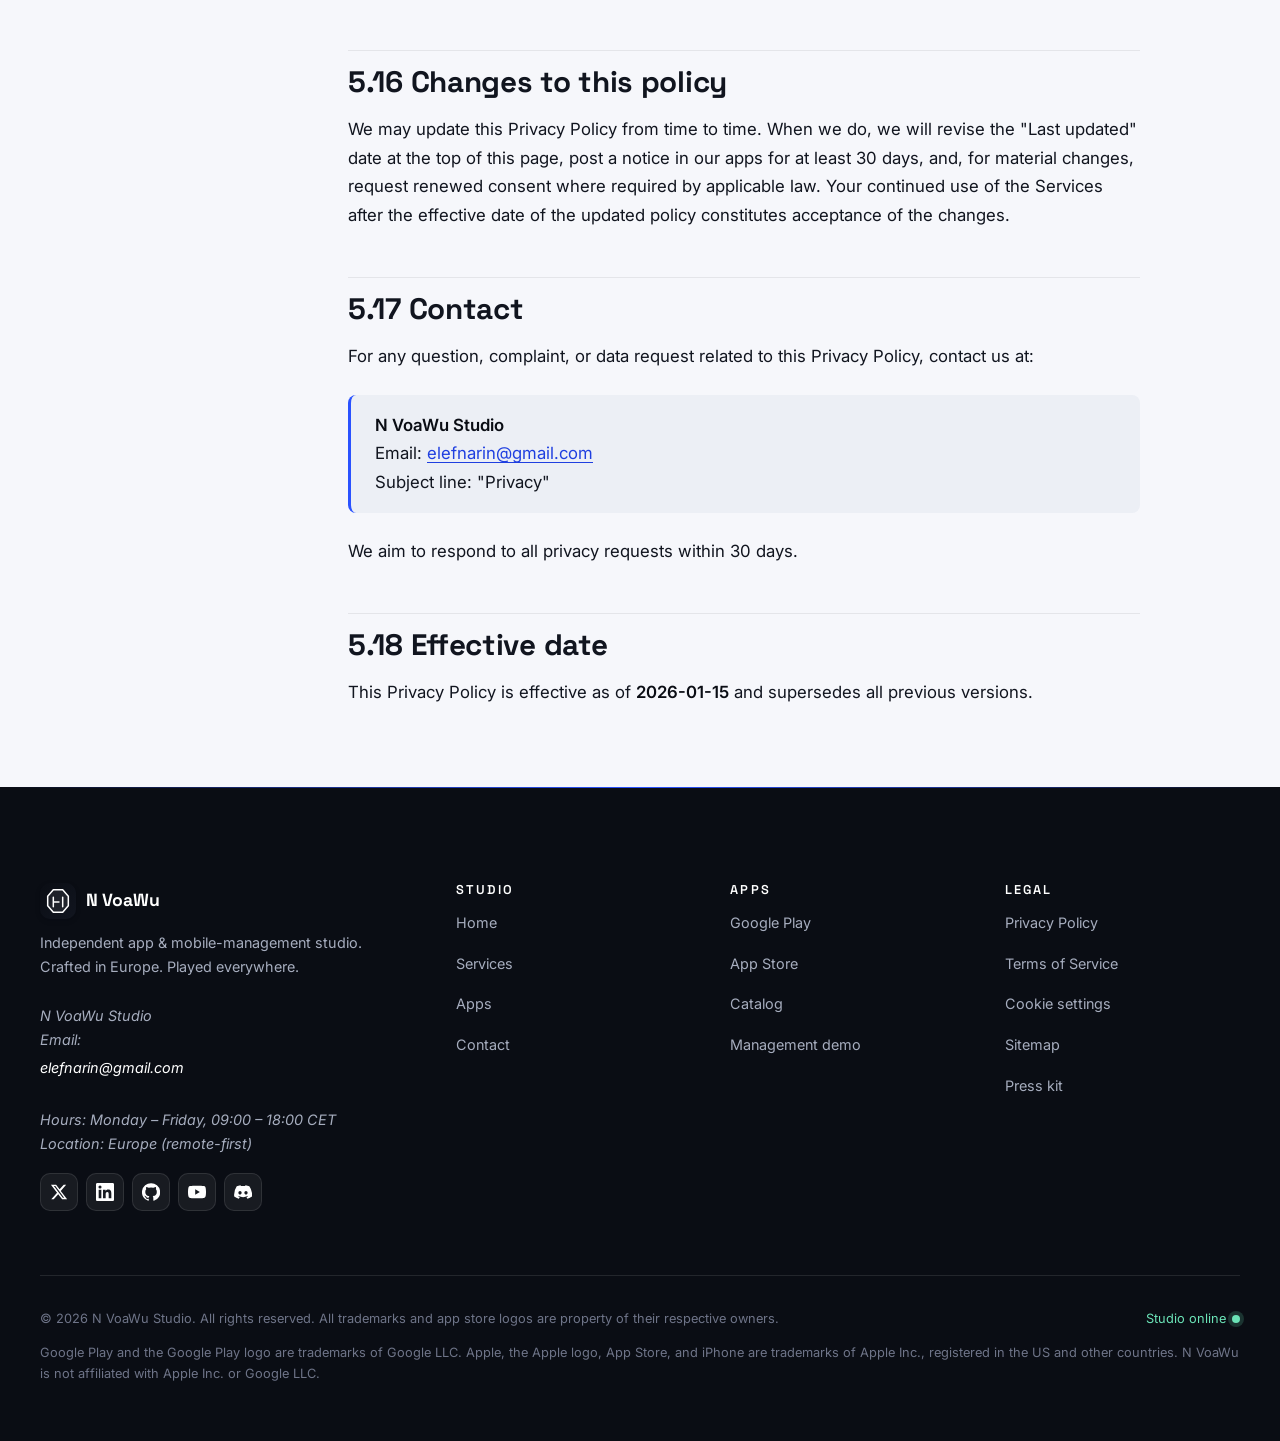
<file: privacy.html>
﻿<!DOCTYPE html>
<html lang="en">
<head>
  <meta charset="UTF-8" />
  <meta name="viewport" content="width=device-width, initial-scale=1, viewport-fit=cover" />
  <meta name="theme-color" content="#0A0D14" />
  <title>Privacy Policy — N VoaWu Studio</title>
  <meta name="description" content="How N VoaWu Studio collects, uses, shares, and protects information across nvoawu.com and every mobile app published on Google Play and the App Store." />
  <link rel="canonical" href="https://nvoawu.com/privacy.html" />
  <meta name="robots" content="index, follow, max-image-preview:large, max-snippet:-1" />
  <meta name="author" content="N VoaWu Studio" />

  <link rel="icon" type="image/svg+xml" href="images/favicon.svg" />
  <link rel="apple-touch-icon" href="images/favicon.svg" />
  <link rel="manifest" href="manifest.json" />

  <meta property="og:site_name" content="N VoaWu Studio" />
  <meta property="og:locale" content="en_US" />
  <meta property="og:type" content="article" />
  <meta property="og:title" content="Privacy Policy — N VoaWu Studio" />
  <meta property="og:description" content="How N VoaWu Studio collects, uses, shares, and protects information across nvoawu.com and every mobile app published on Google Play and the App Store." />
  <meta property="og:url" content="https://nvoawu.com/privacy.html" />
  <meta property="og:image" content="https://nvoawu.com/images/og-cover.png" />
  <meta property="og:image:width" content="1200" />
  <meta property="og:image:height" content="630" />
  <meta property="og:image:alt" content="N VoaWu Studio — Privacy Policy" />

  <meta name="twitter:card" content="summary_large_image" />
  <meta name="twitter:site" content="@nvoawu" />
  <meta name="twitter:creator" content="@nvoawu" />
  <meta name="twitter:title" content="Privacy Policy — N VoaWu Studio" />
  <meta name="twitter:description" content="How N VoaWu Studio collects, uses, shares, and protects information across nvoawu.com and every mobile app." />
  <meta name="twitter:image" content="https://nvoawu.com/images/og-cover.png" />
  <meta name="twitter:image:alt" content="N VoaWu Studio — Privacy Policy" />

  <link rel="preconnect" href="https://fonts.googleapis.com" />
  <link rel="preconnect" href="https://fonts.gstatic.com" crossorigin />
  <link rel="stylesheet" href="https://fonts.googleapis.com/css2?family=Inter:wght@400;500;600;700&amp;family=Space+Grotesk:wght@500;600;700&amp;display=swap" />
  <link rel="stylesheet" href="css/tokens.css" />
  <link rel="stylesheet" href="css/base.css" />
  <link rel="stylesheet" href="css/components.css" />
  <link rel="stylesheet" href="css/animations.css" />
  <link rel="stylesheet" href="css/pages.css" />
  <link rel="stylesheet" href="css/legal.css" />

  <script type="application/ld+json">
  {
    "@context": "https://schema.org",
    "@type": "Organization",
    "name": "N VoaWu Studio",
    "url": "https://nvoawu.com/",
    "logo": "https://nvoawu.com/images/logo.svg",
    "description": "Independent European studio building casual games, everyday utility apps, and a mobile management suite.",
    "email": "elefnarin@gmail.com",
    "sameAs": [
      "https://twitter.com/nvoawu",
      "https://www.linkedin.com/company/nvoawu",
      "https://github.com/elefnarin-ship-it",
      "https://www.youtube.com/@nvoawu",
      "https://discord.gg/nvoawu"
    ]
  }
  </script>

  <script type="application/ld+json">
  {
    "@context": "https://schema.org",
    "@type": "BreadcrumbList",
    "itemListElement": [
      { "@type": "ListItem", "position": 1, "name": "Home", "item": "https://nvoawu.com/" },
      { "@type": "ListItem", "position": 2, "name": "Privacy Policy", "item": "https://nvoawu.com/privacy.html" }
    ]
  }
  </script>
</head>
<body class="legal">
  <a class="skip-link" href="#main">Skip to main content</a>

  <header class="site-header" role="banner">
    <div class="container site-header__inner">
      <a class="site-header__brand" href="/" aria-label="N VoaWu Studio — home">
        <span class="site-header__logo" aria-hidden="true">
          <svg viewBox="0 0 32 32" fill="none" xmlns="http://www.w3.org/2000/svg">
            <path d="M5 11 L11 4 L21 4 L27 11 L27 21 L21 28 L11 28 L5 21 Z" stroke="currentColor" stroke-width="1.6" stroke-linejoin="round" fill="rgba(255,255,255,0.08)"/>
            <path d="M11 12 L11 22 M11 17 L17 17 M21 12 L21 22" stroke="currentColor" stroke-width="1.6" stroke-linecap="round"/>
            <circle cx="22.5" cy="9.5" r="1.2" fill="currentColor"/>
          </svg>
        </span>
        <span>
          <span class="site-header__wordmark">N VoaWu</span>
          <span class="site-header__wordmark--sub">Studio</span>
        </span>
      </a>

      <nav class="nav" aria-label="Primary">
        <button class="nav__toggle" type="button" aria-controls="primary-nav" aria-expanded="false" aria-label="Toggle menu">
          <svg aria-hidden="true" focusable="false"><use href="images/icons.svg#icon-menu" /></svg>
        </button>
        <ul id="primary-nav" class="nav__list">
          <li><a class="nav__link" href="/">Home</a></li>
          <li><a class="nav__link" href="services.html">Services</a></li>
          <li><a class="nav__link" href="/#our-apps">Apps</a></li>
          <li><a class="nav__link" href="contact.html">Contact</a></li>
          <li class="nav__cta"><a class="btn btn--accent btn--magnetic" href="contact.html#quote">Get a quote<span aria-hidden="true"><svg viewBox="0 0 24 24" width="14" height="14"><use href="images/icons.svg#icon-arrow-right" /></svg></span></a></li>
        </ul>
      </nav>
    </div>
  </header>

  <main id="main">
    <section class="legal__hero">
      <div class="container">
        <span class="legal__eyebrow">Legal</span>
        <h1 class="legal__title">Privacy Policy</h1>
        <p class="legal__meta">
          <span>Effective date: <strong>2026-01-15</strong></span>
          <span>Last updated: <strong>2026-01-15</strong></span>
        </p>
      </div>
    </section>

    <section class="legal__body">
      <div class="container">
        <div class="legal__layout">
          <aside class="legal__toc" aria-label="Table of contents">
            <details open>
              <summary><h2 style="margin: 0; font-size: var(--fs-xs); display: inline;">On this page</h2></summary>
              <ul class="legal__toc-list">
                <li><a href="#scope">5.1 Introduction &amp; scope</a></li>
                <li><a href="#collect">5.2 Information we collect</a></li>
                <li><a href="#use">5.3 How we use information</a></li>
                <li><a href="#admob">5.4 Google AdMob &amp; ad SDKs in the Apps</a></li>
                <li><a href="#partners">5.5 Ad mediation and aggregation partners</a></li>
                <li><a href="#play">5.6 Google Play policies</a></li>
                <li><a href="#appstore">5.7 Apple App Store policies</a></li>
                <li><a href="#children">5.8 Children's privacy</a></li>
                <li><a href="#regions">5.9 Regional and country-specific compliance</a></li>
                <li><a href="#age">5.10 Age restrictions</a></li>
                <li><a href="#transfers">5.11 International data transfers</a></li>
                <li><a href="#retention">5.12 Data retention</a></li>
                <li><a href="#rights">5.13 User rights</a></li>
                <li><a href="#cookies">5.14 Cookies and tracking technologies on the Website</a></li>
                <li><a href="#security">5.15 Security measures</a></li>
                <li><a href="#changes">5.16 Changes to this policy</a></li>
                <li><a href="#contact">5.17 Contact</a></li>
                <li><a href="#effective">5.18 Effective date</a></li>
              </ul>
            </details>
          </aside>

          <article class="legal__content">
            <p>
              This Privacy Policy describes how N VoaWu Studio ("N VoaWu", "we", "us", "our")
              collects, uses, discloses, and protects information when you (a) visit
              <a href="https://nvoawu.com">https://nvoawu.com</a> (the "Website"), or (b) install, access, or use any mobile
              application published by N VoaWu on Google Play or the Apple App Store (the
              "Apps"). Collectively, the Website and the Apps are referred to as the
              "Services". By installing or using any of the Services, you agree to this
              Privacy Policy. If you do not agree, please do not install or use the Services.
            </p>

            <h2 id="scope">5.1 Introduction &amp; scope</h2>
            <p>This Privacy Policy applies to all of the following:</p>
            <ul>
              <li>The public website at <a href="https://nvoawu.com">https://nvoawu.com</a> and any subdomains operated by N VoaWu Studio (for example, <code>*.nvoawu.com</code>).</li>
              <li>Every mobile application published by N VoaWu Studio on Google Play, including but not limited to Pocket Meteorology, Foxglove Solitaire, Tidy Tray, Tiny Trails, FieldKeeper, and Loom Calm, and any future titles published under the developer name "N VoaWu Studio" or any of its trading names.</li>
              <li>Every mobile application published by N VoaWu Studio on the Apple App Store, including any white-label builds distributed under a partner's developer account that are nevertheless operated by N VoaWu.</li>
              <li>Any future product (web, mobile, desktop) that links to or is governed by this policy.</li>
            </ul>
            <p>
              It does not apply to any third-party websites, applications, or services that
              we do not control. We may link to third-party content (for example, app store
              listings or social media); please review their policies separately.
            </p>

            <h2 id="collect">5.2 Information we collect</h2>
            <p>
              We collect the minimum information necessary to operate, secure, and improve
              the Services. The categories below apply across the Website and the Apps.
            </p>
            <p><strong>Account information.</strong> When you create an account inside one of the Apps (for example, FieldKeeper), we collect a display name, an email address, a hashed password, and any optional profile fields you complete. For white-label deployments, your administrator may provision accounts on your behalf.</p>
            <p><strong>Device information.</strong> We collect device model, operating system version, app version, locale, time zone, device language, and a stable device identifier such as the Android Advertising ID (AAID/GAID), the iOS Identifier for Advertisers (IDFA), the iOS Identifier for Vendors (IDV), or a randomly generated app-scoped identifier (where the platform disables the advertising identifiers).</p>
            <p><strong>Usage information.</strong> We collect information about how you use the Services, including features opened, screens viewed, taps, session length, crash logs, performance metrics, and the actions you take inside each app.</p>
            <p><strong>In-app events.</strong> We collect first-party analytics events such as level starts, level ends, in-app purchases, subscription starts and renewals, rewarded-ad views, and tutorial completions. We use these to maintain and improve the products.</p>
            <p><strong>Advertising identifiers and signals.</strong> Subject to your consent and the platform settings, we may read or write the AAID/GAID, the IDFA, the Limit Ad Tracking setting (iOS), the Opt out of Ads Personalization setting (Android), and any app-defined pseudonymous identifiers required by our advertising partners.</p>
            <p><strong>Cookies and similar technologies (Website).</strong> The Website uses first-party cookies and local storage for session, language preference, and analytics. See Section 5.14 for the full list.</p>
            <p><strong>Support communications.</strong> When you contact us, we collect the contents of your message, your email address, and any attachments you choose to send.</p>

            <h2 id="use">5.3 How we use information</h2>
            <p>We use the information we collect to:</p>
            <ul>
              <li>Operate, maintain, secure, and improve the Services.</li>
              <li>Authenticate users and provide customer support.</li>
              <li>Process in-app purchases, subscriptions, and refunds through the platform payment systems (Google Play Billing and Apple App Store In-App Purchase).</li>
              <li>Display advertising in apps that include ads, and to measure the performance of that advertising.</li>
              <li>Localize content and remember your preferences (language, region, dark mode).</li>
              <li>Detect, prevent, and respond to fraud, abuse, security incidents, and violations of our terms.</li>
              <li>Comply with legal obligations and respond to lawful requests from public authorities.</li>
              <li>Send you service-related notices (release notes, security alerts, critical product information) and, where you have opted in, the studio newsletter.</li>
            </ul>
            <p>
              We do not sell personal information for monetary consideration. We do share
              information with the advertising partners listed in Section 5.4 to the extent
              necessary to deliver and measure advertising in our free apps, and you may
              opt out at any time as described in Section 5.13.
            </p>

            <h2 id="admob">5.4 Google AdMob &amp; ad SDKs in the Apps</h2>
            <p>
              Our free Apps display advertising served by Google AdMob and the additional
              ad mediation partners listed in Section 5.5. The ad formats we use, and the
              SDKs that deliver them, are described below.
            </p>
            <p><strong>Splash ads (app-open format).</strong> When you open one of our free Apps, a brief splash ad may be displayed before the app's home screen loads. Splash ads are served by Google AdMob and the mediation partners listed below. We do not personalize splash ads based on your activity in other apps; we use a coarse contextual signal (country and language) for ad selection.</p>
            <p><strong>Rewarded video ads.</strong> Some Apps offer an in-app reward (for example, an extra life, a hint, or a temporary premium feature) in exchange for watching a full-length video ad. Rewarded video ads are served by Google AdMob, Unity Ads, ironSource / Unity LevelPlay, AppLovin MAX, Pangle, Vungle, and Mintegral. You are always shown a clear offer screen before a rewarded ad plays, and you can decline.</p>
            <p><strong>Interstitial ads.</strong> Some Apps display full-screen ads at natural transition points (for example, between game levels). Interstitial ads are served by Google AdMob, Meta Audience Network, Unity Ads, AppLovin MAX, ironSource / Unity LevelPlay, Pangle, Vungle, Chartboost, Mintegral, InMobi, and Tapjoy.</p>
            <p><strong>Banner ads.</strong> Some Apps display a small banner ad at the top or bottom of the screen. Banner ads are served by Google AdMob, Google Ad Manager, Meta Audience Network, AppLovin, InMobi, Smaato, and Verizon Media / Yahoo.</p>
            <p><strong>Native ads.</strong> A small number of Apps integrate native ad slots that match the look and feel of the surrounding content. Native ads are served by Google AdMob, Google Ad Manager, and Unity Ads.</p>
            <p><strong>Frequency capping.</strong> Each mediation partner uses its own frequency capping to limit how many times you see the same ad or the same advertiser's ad in a given period. We configure our own cap of three interstitial ads per user per session for any app that displays interstitials.</p>

            <h2 id="partners">5.5 Ad mediation and aggregation partners</h2>
            <p>
              To deliver and measure advertising, we work with the ad mediation and
              aggregation platforms listed below. Each partner may collect, use, and
              disclose device, usage, and ad-interaction information as described in its
              own privacy policy. We do not control those third-party practices, and we
              encourage you to review them. For each partner we list the data shared for
              ad serving, frequency capping, interest-based advertising, and any
              child-directed setting we are aware of.
            </p>
            <ol>
              <li><strong>Google AdMob / Google Ad Manager (Google LLC).</strong> Serves all four ad formats above. Receives AAID/GAID or IDFA, IP-derived coarse location (country level), device make/model, OS version, app version, and ad-interaction events. Supports frequency capping, interest-based ads, and Google's "Treat this child-directed" flag, which we enable for any app configured as a child-directed app on Google Play.</li>
              <li><strong>Meta Audience Network (Meta Platforms, Inc.).</strong> Serves banner, interstitial, and rewarded video ads. Receives AAID/GAID or IDFA, hashed email (where the user is logged in to Facebook), coarse location, and ad-interaction events. Supports frequency capping and interest-based ads. We do not enable Meta's "child-directed" tag; Meta Audience Network is not used in apps that are configured as child-directed on Google Play or that opt into Apple's Kids Category.</li>
              <li><strong>Unity Ads (Unity Technologies).</strong> Serves interstitial, rewarded video, and banner ads. Receives AAID/GAID or IDFA, IP address, device identifiers, and ad-interaction events. Supports frequency capping and interest-based ads.</li>
              <li><strong>AppLovin (AppLovin Corporation).</strong> Serves banner, interstitial, rewarded video, and native ads. Receives AAID/GAID or IDFA, device identifiers, coarse location, and ad-interaction events. Supports frequency capping and interest-based ads.</li>
              <li><strong>AppLovin MAX (AppLovin Corporation).</strong> Acts as our primary mediation layer, orchestrating waterfall and bidding among the other partners listed here. Receives the same data as AppLovin above.</li>
              <li><strong>ironSource / Unity LevelPlay (Unity Technologies / ironSource).</strong> Serves interstitial, rewarded video, and banner ads. Receives AAID/GAID or IDFA, IP address, device identifiers, and ad-interaction events. Supports frequency capping and interest-based ads.</li>
              <li><strong>Pangle (ByteDance / TikTok).</strong> Serves banner, interstitial, rewarded video, and native ads. Receives AAID/GAID or IDFA, IP address, device identifiers, and ad-interaction events. Supports frequency capping and interest-based ads. Pangle is not used in child-directed apps.</li>
              <li><strong>Vungle (Vungle, Inc., a Liftoff company).</strong> Serves interstitial and rewarded video ads. Receives AAID/GAID or IDFA, device identifiers, coarse location, and ad-interaction events. Supports frequency capping and interest-based ads.</li>
              <li><strong>Chartboost (Zynga Inc.).</strong> Serves interstitial, rewarded video, and banner ads. Receives AAID/GAID or IDFA, device identifiers, and ad-interaction events. Supports frequency capping and interest-based ads.</li>
              <li><strong>Digital Turbine (Digital Turbine, Inc.).</strong> Serves interstitial, rewarded video, and offer-wall ads. Receives AAID/GAID or IDFA, device identifiers, and ad-interaction events. Supports frequency capping and interest-based ads.</li>
              <li><strong>Mintegral (Mintegral, a Mobvista company).</strong> Serves interstitial, rewarded video, and banner ads. Receives AAID/GAID or IDFA, IP address, device identifiers, and ad-interaction events. Supports frequency capping and interest-based ads.</li>
              <li><strong>InMobi (InMobi Technology Services).</strong> Serves banner, interstitial, rewarded video, and native ads. Receives AAID/GAID or IDFA, device identifiers, coarse location, and ad-interaction events. Supports frequency capping and interest-based ads.</li>
              <li><strong>Tapjoy (Tapjoy, Inc.).</strong> Serves offer-wall, interstitial, and rewarded video ads. Receives AAID/GAID or IDFA, device identifiers, and ad-interaction events. Supports frequency capping and interest-based ads.</li>
              <li><strong>StartApp (StartApp Inc.).</strong> Serves banner, interstitial, and rewarded video ads. Receives AAID/GAID or IDFA, device identifiers, and ad-interaction events. Supports frequency capping and interest-based ads.</li>
              <li><strong>Smaato (Smaato Inc.).</strong> Serves banner and native ads. Receives AAID/GAID or IDFA, device identifiers, coarse location, and ad-interaction events. Supports frequency capping and interest-based ads.</li>
              <li><strong>Verizon Media / Yahoo (Yahoo Inc., a Verizon Media company).</strong> Serves banner and native ads. Receives AAID/GAID or IDFA, device identifiers, and ad-interaction events. Supports frequency capping and interest-based ads.</li>
              <li><strong>Amazon Publisher Services (Amazon.com, Inc.).</strong> Acts as a header-bidding partner on the mediation stack. Receives AAID/GAID or IDFA, device identifiers, and ad-interaction events. Supports frequency capping and interest-based ads.</li>
              <li><strong>MobFox (MobFox USA LLC, part of Verve Group).</strong> Serves banner and interstitial ads. Receives AAID/GAID or IDFA, device identifiers, and ad-interaction events. Supports frequency capping and interest-based ads.</li>
              <li><strong>MyTarget (VK Group / Mail.ru Group).</strong> Serves banner and interstitial ads. Receives AAID/GAID or IDFA, device identifiers, and ad-interaction events. Supports frequency capping and interest-based ads.</li>
            </ol>
            <p>
              <strong>Child-directed settings.</strong> None of the partners above are used inside
              apps that are configured as child-directed on Google Play or that opt
              into Apple's Kids Category. For all other apps, you can limit interest-based
              advertising on your device at any time: on iOS, enable Limit Ad Tracking
              under Settings → Privacy → Tracking; on Android, enable Opt out of Ads
              Personalization under Settings → Google → Ads.
            </p>

            <h2 id="play">5.6 Google Play policies</h2>
            <p>Our apps on Google Play comply with Google Play's policies in force at the time of publication, including but not limited to:</p>
            <ul>
              <li><strong>Data safety form.</strong> Every app submits an accurate Google Play Data safety form that describes the data the app collects, whether it is shared with third parties, and the security practices in place (encryption in transit, the ability to request deletion).</li>
              <li><strong>Families Policy.</strong> Apps that are designed for children follow the Google Play Families Policy. Child-directed apps do not transmit AAID/GAID to third-party ad networks, and we use only Google AdMob's "Families" SDKs where applicable.</li>
              <li><strong>Ads policy.</strong> Ads in our apps comply with Google Play's Ads policy, including the rules on interstitial placement, rewarded ad disclosure, and prohibition of ads that interfere with system functionality or impersonate system notifications.</li>
              <li><strong>Target API level.</strong> Our Android apps target the API level required by Google Play for new and existing apps in the year of release, and we ship updates to maintain that target.</li>
              <li><strong>Permissions policy.</strong> We request the minimum Android runtime permissions necessary for the feature. Sensitive permissions (for example, camera, location, microphone) are requested only with in-context prompts at the moment the feature is first used.</li>
              <li><strong>Account deletion.</strong> Apps that support accounts offer an in-app path to request account and data deletion, in line with Google Play's user data policy.</li>
            </ul>

            <h2 id="appstore">5.7 Apple App Store policies</h2>
            <p>Our apps on the Apple App Store comply with Apple's policies in force at the time of publication, including but not limited to:</p>
            <ul>
              <li><strong>App Tracking Transparency (ATT / IDFA).</strong> We do not access the IDFA in any app until you have granted tracking permission through the iOS ATT prompt. If you decline ATT, we serve contextual ads only.</li>
              <li><strong>Privacy nutrition labels.</strong> Every app submits an accurate App Store privacy label describing the data it collects, the data it links to you, and the data used for tracking, in line with Apple's requirements.</li>
              <li><strong>App Store Review Guidelines §5 (Privacy).</strong> Our apps comply with Section 5 of the App Store Review Guidelines, including the requirements on data collection, data use, data sharing, and health-research disclosures.</li>
              <li><strong>Kids Category compliance.</strong> Apps that participate in the Kids Category comply with the additional restrictions in Section 1.4 of the Review Guidelines, including the prohibition of behavioral advertising and the prohibition of third-party SDKs that perform tracking as defined by Apple.</li>
              <li><strong>Sign in with Apple.</strong> Where an app offers a third-party or first-party sign-in, the app also offers Sign in with Apple as an option, in line with Section 4.8 of the Review Guidelines.</li>
              <li><strong>GDPR / CCPA disclosures.</strong> For users in the EEA, the UK, and California, the app surfaces a clear opt-in or opt-out choice consistent with the regional rules described in Section 5.9.</li>
            </ul>

            <h2 id="children">5.8 Children's privacy</h2>
            <p>
              We do not knowingly collect personal information from children below the
              applicable age threshold without verifiable parental consent. We comply
              with the following:
            </p>
            <ul>
              <li><strong>United States — COPPA.</strong> The Children's Online Privacy Protection Act applies to children under 13. We do not direct our consumer apps at children under 13, and we do not use ad SDKs that build profiles of users we know to be under 13.</li>
              <li><strong>European Union — GDPR-K.</strong> Article 8 of the GDPR sets the default age of consent at 16, with member states able to lower it to no less than 13. We apply the higher threshold (16) by default in the EEA and the UK.</li>
              <li><strong>United Kingdom — Age-Appropriate Design Code (AADC).</strong> Our apps that are likely to be accessed by children follow the AADC's standards, including the duty to assess and mitigate risks to the best interests of children.</li>
              <li><strong>Other regions.</strong> We respect the higher of the local age threshold or 16 wherever our apps are made available.</li>
            </ul>
            <p>
              If you believe we have collected information from a child below the
              applicable threshold without verifiable parental consent, please contact
              us at <a href="mailto:elefnarin@gmail.com?subject=Children%27s%20privacy">elefnarin@gmail.com</a> and we will delete the information within
              30 days.
            </p>

            <h2 id="regions">5.9 Regional and country-specific compliance</h2>
            <p>
              Depending on where you live, the following regional privacy laws apply
              to the information we collect. The list below is non-exhaustive; it
              covers every jurisdiction in which our apps are actively distributed
              as of the effective date of this policy.
            </p>
            <ul>
              <li><strong>GDPR (EU/EEA).</strong> The General Data Protection Regulation (Regulation (EU) 2016/679) applies to personal data of individuals in the European Economic Area. Our lawful bases are consent (for advertising and analytics) and legitimate interest (for security, fraud prevention, and product operation). You have the rights listed in Section 5.13.</li>
              <li><strong>UK GDPR and Data Protection Act 2018.</strong> The UK GDPR applies to personal data of individuals in the United Kingdom. We are regulated by the Information Commissioner's Office (ICO). The lawful bases and rights are aligned with the EU GDPR.</li>
              <li><strong>CCPA / CPRA (California, USA).</strong> The California Consumer Privacy Act, as amended by the California Privacy Rights Act, grants California residents the rights to know, delete, correct, and opt out of the sale or sharing of personal information, and the right to limit the use of sensitive personal information. We honor all five rights, including a clearly labeled "Do Not Sell or Share My Personal Information" link on the Website and inside every app that displays advertising.</li>
              <li><strong>VCDPA (Virginia, USA).</strong> The Virginia Consumer Data Protection Act grants Virginia residents rights to access, correct, delete, and obtain a portable copy of personal data, and to opt out of targeted advertising and the sale of personal data.</li>
              <li><strong>CPA (Colorado, USA).</strong> The Colorado Privacy Act grants similar rights, with effect from July 2023.</li>
              <li><strong>CTDPA (Connecticut, USA).</strong> The Connecticut Data Privacy Act grants similar rights, with effect from July 2023.</li>
              <li><strong>UCPA (Utah, USA).</strong> The Utah Consumer Privacy Act grants rights to access, delete, and opt out of targeted advertising and the sale of personal data.</li>
              <li><strong>LGPD (Brazil).</strong> The Lei Geral de Proteção de Dados applies to personal data of individuals in Brazil. You have the rights listed in Section 5.13, and the data controller is N VoaWu Studio, with the data protection officer reachable at <a href="mailto:elefnarin@gmail.com">elefnarin@gmail.com</a>.</li>
              <li><strong>PIPEDA + Law 25 (Canada).</strong> The Personal Information Protection and Electronic Documents Act, as amended by Quebec's Law 25 (and similar provincial statutes), applies to personal data of individuals in Canada. You have the right to access and correct personal data, and Law 25 adds rights to data portability and de-indexation.</li>
              <li><strong>PDPA (Singapore).</strong> The Personal Data Protection Act 2012 applies to personal data of individuals in Singapore. You may request access, correction, and withdrawal of consent.</li>
              <li><strong>PIPL (China).</strong> The Personal Information Protection Law applies to personal data of individuals in the People's Republic of China. Where our apps are accessed from mainland China, we limit data collection to what is necessary and apply the consent, notice, and cross-border transfer rules required by PIPL. We do not currently target our apps at users in mainland China; if this changes, this section will be updated before any launch.</li>
              <li><strong>Australia Privacy Act / OAIC.</strong> The Privacy Act 1988 and the Australian Privacy Principles apply to personal data of individuals in Australia. You may request access, correction, and complaint through the Office of the Australian Information Commissioner.</li>
              <li><strong>India DPDP Act.</strong> The Digital Personal Data Protection Act, 2023 applies to personal data of individuals in India. You have rights to access, correction, erasure, grievance redressal, and the right to nominate another individual to exercise your rights.</li>
              <li><strong>Japan APPI.</strong> The Act on the Protection of Personal Information applies to personal data of individuals in Japan. We comply with the rules on use, third-party provision, and cross-border transfer, including the requirement to obtain consent before transferring personal data outside Japan.</li>
              <li><strong>South Korea PIPA.</strong> The Personal Information Protection Act applies to personal data of individuals in South Korea. We comply with the rules on collection, use, retention, and cross-border transfer, and we register required cross-border transfers with the Personal Information Protection Commission.</li>
              <li><strong>California SB-976 (Protecting Our Kids from Social Media Addiction Act).</strong> Where applicable, our apps do not provide feed-style content to users we know to be under 18, and we do not use notification, autoplay, or other design patterns prohibited by the Act.</li>
            </ul>

            <h2 id="age">5.10 Age restrictions</h2>
            <p>The minimum age to use the Services is:</p>
            <ul>
              <li><strong>16 in the EEA and the UK</strong>, in line with the GDPR default and the UK Age-Appropriate Design Code.</li>
              <li><strong>13 in the United States</strong>, in line with COPPA.</li>
              <li><strong>13 in the United Kingdom for non-child-directed apps</strong>, with parental consent required for users below 16.</li>
              <li>The higher of 13 or the local minimum age in every other market where the Services are made available.</li>
            </ul>
            <p>
              If you are below the applicable minimum age, you may use the Services
              only with the verifiable consent of a parent or legal guardian. We use
              a self-declaration flow inside every app that requests age and, where
              the user is below the threshold, blocks account creation and limits
              features to the maximum extent compatible with the platform's
              distribution rules. Parents or legal guardians may contact us at
              <a href="mailto:elefnarin@gmail.com?subject=Parent%20review%20request">elefnarin@gmail.com</a> to review, correct, or delete information
              collected from a child.
            </p>

            <h2 id="transfers">5.11 International data transfers</h2>
            <p>
              We are a European studio with team members and service providers in
              the European Economic Area, the United Kingdom, the United States,
              Canada, and Singapore. When we transfer personal data outside the
              country of collection, we rely on the lawful transfer mechanisms
              required by the destination country's privacy law, including:
            </p>
            <ul>
              <li><strong>Standard Contractual Clauses (SCCs).</strong> For transfers from the EEA to third countries without an adequacy decision, we use the SCCs adopted by the European Commission, including the module-to-module variants for transfers between controllers and processors.</li>
              <li><strong>UK International Data Transfer Agreement (IDTA).</strong> For transfers from the UK to third countries without an adequacy decision, we use the IDTA or the UK Addendum to the EU SCCs.</li>
              <li><strong>Adequacy decisions.</strong> We rely on the European Commission's adequacy decisions where they apply (for example, for transfers to the UK, Canada (PIPEDA), Japan, and South Korea under the current adequacy framework).</li>
              <li><strong>Supplementary measures.</strong> For transfers to third countries without an adequacy decision, we apply supplementary technical and organizational measures, including encryption in transit and at rest, access controls, and vendor due diligence.</li>
            </ul>

            <h2 id="retention">5.12 Data retention</h2>
            <p>
              We retain personal data only for as long as necessary to provide the
              Services, comply with our legal obligations, resolve disputes, and
              enforce our agreements. Specifically:
            </p>
            <ul>
              <li><strong>Account data</strong> is retained for the life of the account and deleted within 30 days of account closure, except where retention is required by law (for example, tax and accounting records).</li>
              <li><strong>Usage and analytics data</strong> is retained for up to 24 months in identifiable form, after which it is aggregated or deleted.</li>
              <li><strong>Ad data</strong> is retained by the ad partners listed in Section 5.5 according to each partner's own retention rules; we configure our own analytics windows at 13 months.</li>
              <li><strong>Support communications</strong> are retained for up to 24 months from the last interaction.</li>
              <li><strong>Backup copies</strong> of encrypted backups are retained for up to 90 days on a rolling basis.</li>
            </ul>

            <h2 id="rights">5.13 User rights</h2>
            <p>You have the right to:</p>
            <ul>
              <li><strong>Access</strong> the personal data we hold about you.</li>
              <li><strong>Deletion</strong> of the personal data we hold about you, subject to the exceptions in applicable law.</li>
              <li><strong>Correction</strong> of inaccurate or incomplete personal data.</li>
              <li><strong>Portability</strong> of the personal data you have provided, in a structured, commonly used, machine-readable format.</li>
              <li><strong>Opt out of targeted advertising</strong> at any time, on the device (Limit Ad Tracking on iOS, Opt out of Ads Personalization on Android) or by contacting us.</li>
              <li><strong>"Do Not Sell or Share My Personal Information".</strong> California residents may exercise this right at any time via a clearly labeled link in the footer of the Website and inside the Settings → Privacy screen of every app that displays advertising. We do not sell personal information for monetary consideration, but we may share limited identifiers with the ad partners listed in Section 5.5 for cross-app advertising; the "Do Not Sell or Share" link covers those disclosures.</li>
              <li><strong>Withdraw consent</strong> at any time, where processing is based on consent. Withdrawal does not affect the lawfulness of processing before withdrawal.</li>
              <li><strong>Lodge a complaint</strong> with a supervisory authority, in particular in the EEA member state of your habitual residence, place of work, or place of the alleged infringement.</li>
            </ul>
            <p>
              To exercise any of these rights, contact us at
              <a href="mailto:elefnarin@gmail.com?subject=Privacy%20request">elefnarin@gmail.com</a>
              or use the in-app data request tool (Settings → Privacy → Manage
              my data). We respond within 30 days, or within the shorter window
              required by applicable law.
            </p>

            <h2 id="cookies">5.14 Cookies and tracking technologies on the Website</h2>
            <p>The Website uses the following cookies and local storage entries:</p>
            <ul>
              <li><strong>Strictly necessary.</strong> <code>nvw_session</code> (session cookie) and <code>nvw_csrf</code> (anti-CSRF token). These are required for the inquiry form and cannot be turned off.</li>
              <li><strong>Preferences.</strong> <code>nvw_lang</code> (selected language) and <code>nvw_theme</code> (light / dark preference). These are optional; if you clear them, the site falls back to your browser language and the system theme.</li>
              <li><strong>Analytics.</strong> We use a privacy-respecting first-party analytics tool that does not require consent under the ePrivacy Directive for the collection of pseudonymous, aggregated statistics. We do not use Google Analytics on the Website.</li>
              <li><strong>Marketing.</strong> We do not set marketing or advertising cookies on the Website.</li>
            </ul>
            <p>
              You can manage cookies from the "Cookie settings" link in the
              footer, or by clearing cookies in your browser. The cookie
              banner is shown only to EEA and UK visitors, in line with the
              ePrivacy Directive; for all other visitors, the strictly
              necessary cookies are set without a prompt.
            </p>

            <h2 id="security">5.15 Security measures</h2>
            <p>
              We employ technical and organizational measures designed to
              protect personal data, including encryption in transit (TLS
              1.2+ for all client-server communication) and at rest
              (AES-256 for primary storage), role-based access control for
              internal systems, two-factor authentication for production
              access, periodic vulnerability scanning, an incident-response
              process with a 72-hour notification window, and staff training
              on data protection. No system is perfectly secure; we will
              notify affected users and the relevant supervisory authorities
              of a personal data breach in line with our legal obligations.
            </p>

            <h2 id="changes">5.16 Changes to this policy</h2>
            <p>
              We may update this Privacy Policy from time to time. When we
              do, we will revise the "Last updated" date at the top of this
              page, post a notice in our apps for at least 30 days, and, for
              material changes, request renewed consent where required by
              applicable law. Your continued use of the Services after the
              effective date of the updated policy constitutes acceptance of
              the changes.
            </p>

            <h2 id="contact">5.17 Contact</h2>
            <p>For any question, complaint, or data request related to this Privacy Policy, contact us at:</p>
            <blockquote>
              <p>
                <strong>N VoaWu Studio</strong><br />
                Email: <a href="mailto:elefnarin@gmail.com?subject=Privacy">elefnarin@gmail.com</a><br />
                Subject line: "Privacy"
              </p>
            </blockquote>
            <p>We aim to respond to all privacy requests within 30 days.</p>

            <h2 id="effective">5.18 Effective date</h2>
            <p>This Privacy Policy is effective as of <strong>2026-01-15</strong> and supersedes all previous versions.</p>
          </article>
        </div>
      </div>
    </section>
  </main>

  <!-- FOOTER -->
  <footer class="site-footer" role="contentinfo">
    <div class="container">
      <div class="footer__grid">
        <div>
          <a class="footer__brand" href="/">
            <span class="site-header__logo" aria-hidden="true">
              <svg viewBox="0 0 32 32" fill="none" xmlns="http://www.w3.org/2000/svg">
                <path d="M5 11 L11 4 L21 4 L27 11 L27 21 L21 28 L11 28 L5 21 Z" stroke="currentColor" stroke-width="1.6" stroke-linejoin="round" fill="rgba(255,255,255,0.08)"/>
                <path d="M11 12 L11 22 M11 17 L17 17 M21 12 L21 22" stroke="currentColor" stroke-width="1.6" stroke-linecap="round"/>
              </svg>
            </span>
            N VoaWu
          </a>
          <p class="footer__tagline">Independent app &amp; mobile-management studio. Crafted in Europe. Played everywhere.</p>
          <address class="footer__contact">
            N VoaWu Studio<br />
            Email: <a href="mailto:elefnarin@gmail.com">elefnarin@gmail.com</a><br />
            Hours: Monday – Friday, 09:00 – 18:00 CET<br />
            Location: Europe (remote-first)
          </address>
          <div class="footer__socials">
            <a class="footer__social" href="https://twitter.com/nvoawu" target="_blank" rel="noopener noreferrer" aria-label="N VoaWu on Twitter / X"><svg viewBox="0 0 24 24" fill="currentColor" aria-hidden="true"><path d="M18.244 2.25h3.308l-7.227 8.26 8.502 11.24H16.17l-5.214-6.817L4.99 21.75H1.68l7.73-8.835L1.254 2.25H8.08l4.713 6.231 5.451-6.231zm-1.161 17.52h1.833L7.084 4.126H5.117l11.966 15.644z"/></svg></a>
            <a class="footer__social" href="https://www.linkedin.com/company/nvoawu" target="_blank" rel="noopener noreferrer" aria-label="N VoaWu on LinkedIn"><svg viewBox="0 0 24 24" fill="currentColor" aria-hidden="true"><path d="M20.45 20.45h-3.55v-5.57c0-1.33-.03-3.04-1.85-3.04-1.85 0-2.14 1.45-2.14 2.94v5.67H9.36V9h3.41v1.56h.05c.47-.9 1.64-1.85 3.37-1.85 3.6 0 4.26 2.37 4.26 5.45v6.29zM5.34 7.43a2.06 2.06 0 1 1 0-4.13 2.06 2.06 0 0 1 0 4.13zM7.12 20.45H3.56V9h3.56v11.45zM22.22 0H1.77C.79 0 0 .77 0 1.72v20.56C0 23.23.79 24 1.77 24h20.45c.98 0 1.78-.77 1.78-1.72V1.72C24 .77 23.2 0 22.22 0z"/></svg></a>
            <a class="footer__social" href="https://github.com/elefnarin-ship-it" target="_blank" rel="noopener noreferrer" aria-label="N VoaWu on GitHub"><svg viewBox="0 0 24 24" fill="currentColor" aria-hidden="true"><path d="M12 .3a12 12 0 0 0-3.79 23.4c.6.11.82-.26.82-.58v-2c-3.34.73-4.04-1.61-4.04-1.61-.55-1.4-1.34-1.77-1.34-1.77-1.1-.75.08-.73.08-.73 1.21.09 1.85 1.25 1.85 1.25 1.08 1.85 2.83 1.32 3.52 1.01.11-.78.42-1.32.77-1.62-2.67-.3-5.47-1.34-5.47-5.95 0-1.32.47-2.4 1.24-3.25-.13-.31-.54-1.54.11-3.2 0 0 1.01-.32 3.31 1.24a11.5 11.5 0 0 1 6.02 0c2.3-1.56 3.31-1.24 3.31-1.24.65 1.66.24 2.89.12 3.2.77.85 1.23 1.93 1.23 3.25 0 4.62-2.8 5.64-5.47 5.94.43.37.81 1.1.81 2.22v3.29c0 .32.22.7.82.58A12 12 0 0 0 12 .3z"/></svg></a>
            <a class="footer__social" href="https://www.youtube.com/@nvoawu" target="_blank" rel="noopener noreferrer" aria-label="N VoaWu on YouTube"><svg viewBox="0 0 24 24" fill="currentColor" aria-hidden="true"><path d="M23.5 6.2a3 3 0 0 0-2.1-2.1C19.5 3.6 12 3.6 12 3.6s-7.5 0-9.4.5A3 3 0 0 0 .5 6.2 31 31 0 0 0 0 12a31 31 0 0 0 .5 5.8 3 3 0 0 0 2.1 2.1c1.9.5 9.4.5 9.4.5s7.5 0 9.4-.5a3 3 0 0 0 2.1-2.1A31 31 0 0 0 24 12a31 31 0 0 0-.5-5.8zM9.6 15.6V8.4l6.2 3.6-6.2 3.6z"/></svg></a>
            <a class="footer__social" href="https://discord.gg/nvoawu" target="_blank" rel="noopener noreferrer" aria-label="N VoaWu on Discord"><svg viewBox="0 0 24 24" fill="currentColor" aria-hidden="true"><path d="M20.32 4.37a19.7 19.7 0 0 0-4.93-1.52.07.07 0 0 0-.08.04 13.7 13.7 0 0 0-.6 1.24 18.27 18.27 0 0 0-5.42 0 12.7 12.7 0 0 0-.61-1.24.07.07 0 0 0-.08-.04 19.7 19.7 0 0 0-4.93 1.52.07.07 0 0 0-.03.03A20.27 20.27 0 0 0 .27 17.86a.08.08 0 0 0 .03.06 19.9 19.9 0 0 0 6 3.04.08.08 0 0 0 .08-.03 14.2 14.2 0 0 0 1.23-2 .08.08 0 0 0-.04-.1 13.1 13.1 0 0 1-1.87-.9.08.08 0 0 1 0-.13c.13-.1.25-.2.37-.3a.08.08 0 0 1 .08-.01 14.18 14.18 0 0 0 12.06 0 .08.08 0 0 1 .08.01c.12.1.24.2.37.3a.08.08 0 0 1 0 .13 12.4 12.4 0 0 1-1.87.9.08.08 0 0 0-.04.1 16.13 16.13 0 0 0 1.23 2 .08.08 0 0 0 .08.03 19.85 19.85 0 0 0 6-3.04.08.08 0 0 0 .03-.06 20.04 20.04 0 0 0-3.66-13.46.06.06 0 0 0-.03-.03zM8.02 15.34c-1.18 0-2.16-1.08-2.16-2.4 0-1.33.96-2.4 2.16-2.4 1.21 0 2.18 1.09 2.16 2.4 0 1.32-.96 2.4-2.16 2.4zm7.97 0c-1.18 0-2.16-1.08-2.16-2.4 0-1.33.96-2.4 2.16-2.4 1.21 0 2.18 1.09 2.16 2.4 0 1.32-.95 2.4-2.16 2.4z"/></svg></a>
          </div>
        </div>

        <div class="footer__col">
          <h3>Studio</h3>
          <ul class="footer__list">
            <li><a href="/">Home</a></li>
            <li><a href="services.html">Services</a></li>
            <li><a href="/#our-apps">Apps</a></li>
            <li><a href="contact.html">Contact</a></li>
          </ul>
        </div>

        <div class="footer__col">
          <h3>Apps</h3>
          <ul class="footer__list">
            <li><a href="https://play.google.com/store/apps/dev?id=0000000000000000000" target="_blank" rel="noopener noreferrer">Google Play</a></li>
            <li><a href="https://apps.apple.com/developer/n-voawu-studio/id000000000" target="_blank" rel="noopener noreferrer">App Store</a></li>
            <li><a href="/#our-apps">Catalog</a></li>
            <li><a href="contact.html#demo">Management demo</a></li>
          </ul>
        </div>

        <div class="footer__col">
          <h3>Legal</h3>
          <ul class="footer__list">
            <li><a href="privacy.html">Privacy Policy</a></li>
            <li><a href="terms.html">Terms of Service</a></li>
            <li><a href="#" data-cookie-open>Cookie settings</a></li>
            <li><a href="sitemap.xml">Sitemap</a></li>
            <li><a href="press.html" rel="nofollow">Press kit</a></li>
          </ul>
        </div>
      </div>

      <div class="footer__bottom">
        <div>
          © 2026 N VoaWu Studio. All rights reserved. All trademarks and app store logos are property of their respective owners.
        </div>
        <div class="footer__status">
          Studio online <span class="dot" aria-hidden="true"></span>
        </div>
      </div>
      <p style="font-size: var(--fs-xs); color: var(--color-steel-400); margin-top: var(--space-3); line-height: var(--lh-loose);">
        Google Play and the Google Play logo are trademarks of Google LLC. Apple, the Apple logo, App Store, and iPhone are trademarks of Apple Inc., registered in the US and other countries. N VoaWu is not affiliated with Apple Inc. or Google LLC.
      </p>
    </div>
  </footer>

  <aside class="cookie-banner" role="dialog" aria-label="Cookie consent" aria-live="polite">
    <button class="cookie-banner__close" type="button" data-cookie-close aria-label="Close cookie banner">
      <svg viewBox="0 0 24 24" aria-hidden="true"><use href="images/icons.svg#icon-close" /></svg>
    </button>
    <h3>🍪 A note on cookies</h3>
    <p>We use a couple of strictly necessary cookies to keep this site working, and an optional cookie to remember your theme. No marketing, no third-party trackers. You can change your mind any time.</p>
    <div class="cookie-banner__actions">
      <button class="btn btn--accent" type="button" data-cookie-accept>Accept all</button>
      <button class="btn btn--ghost" type="button" data-cookie-decline style="--btn-bg: transparent; --btn-fg: #fff; --btn-bd: rgba(255,255,255,0.4);">Only essential</button>
    </div>
  </aside>

  <script src="js/main.js" defer></script>
  <script src="js/hero.js" defer></script>
  <script src="js/counters.js" defer></script>
  <script src="js/mascots.js" defer></script>
</body>
</html>
</file>
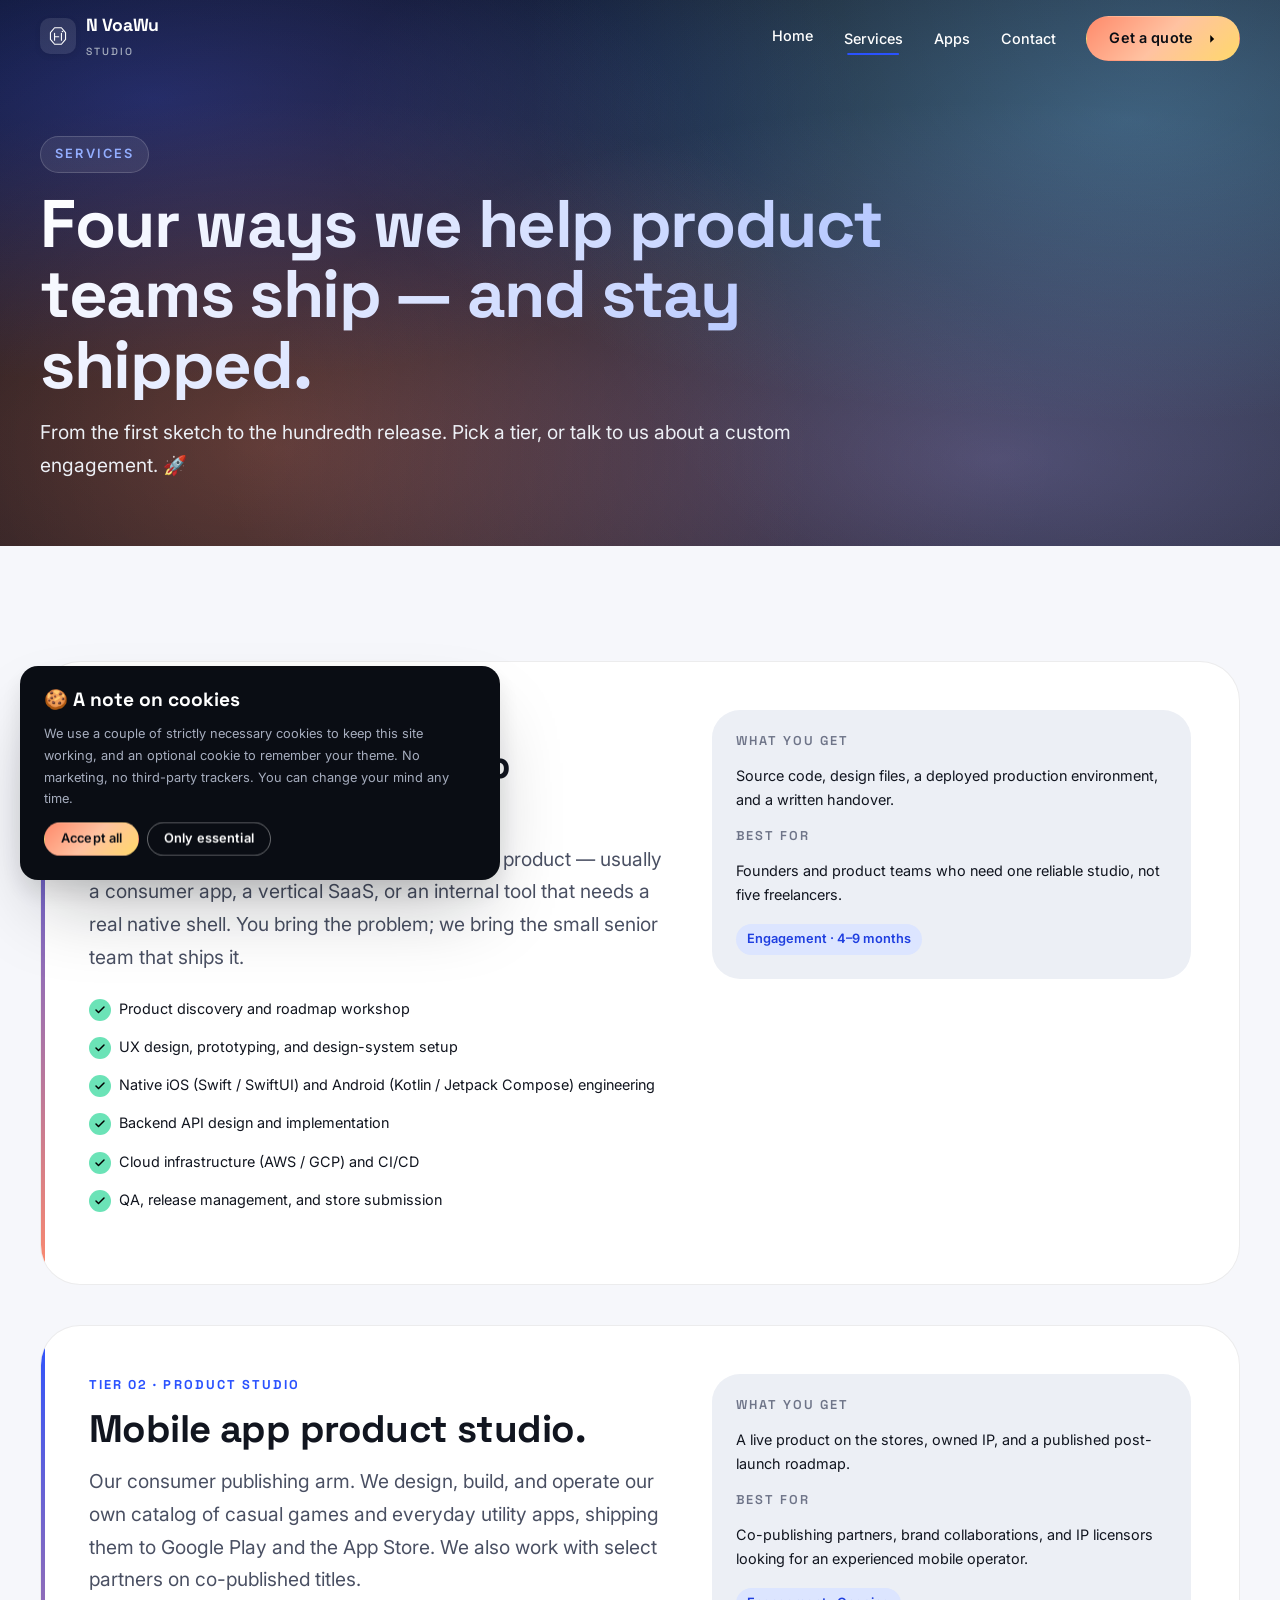
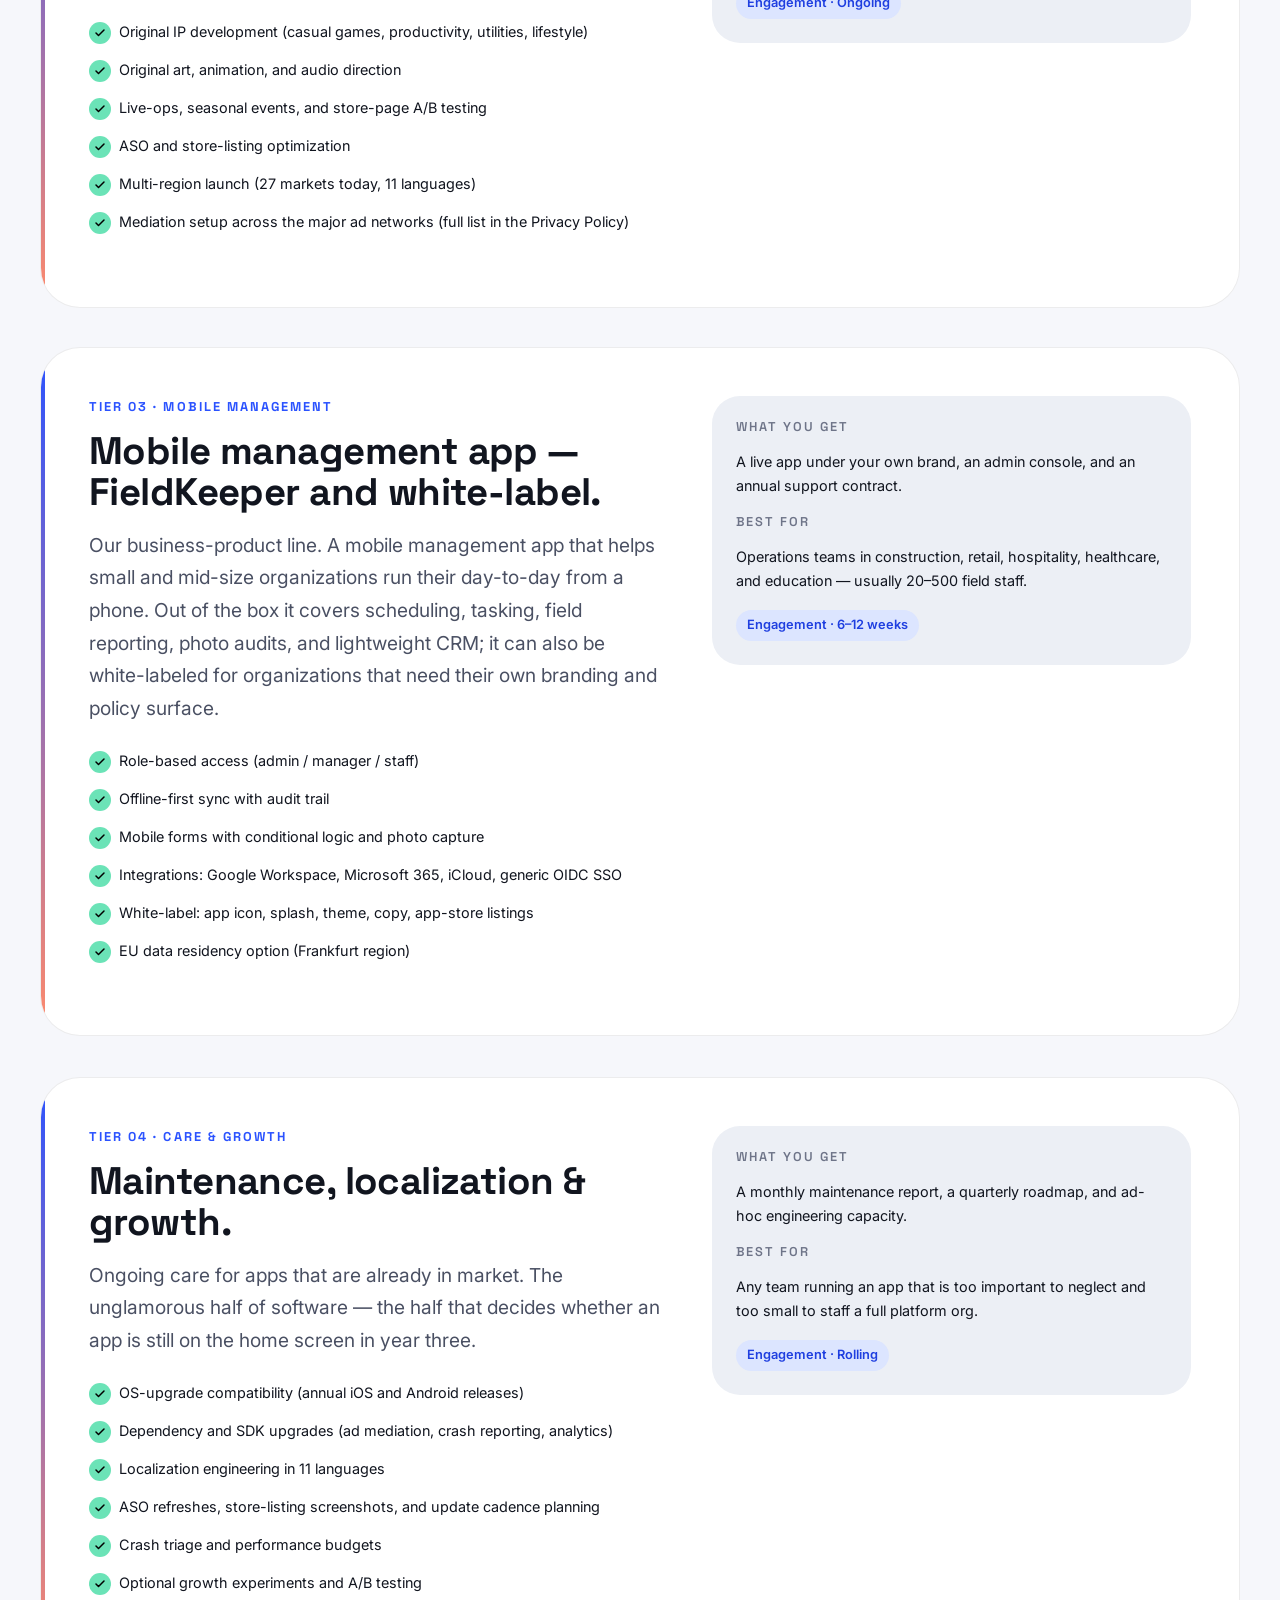
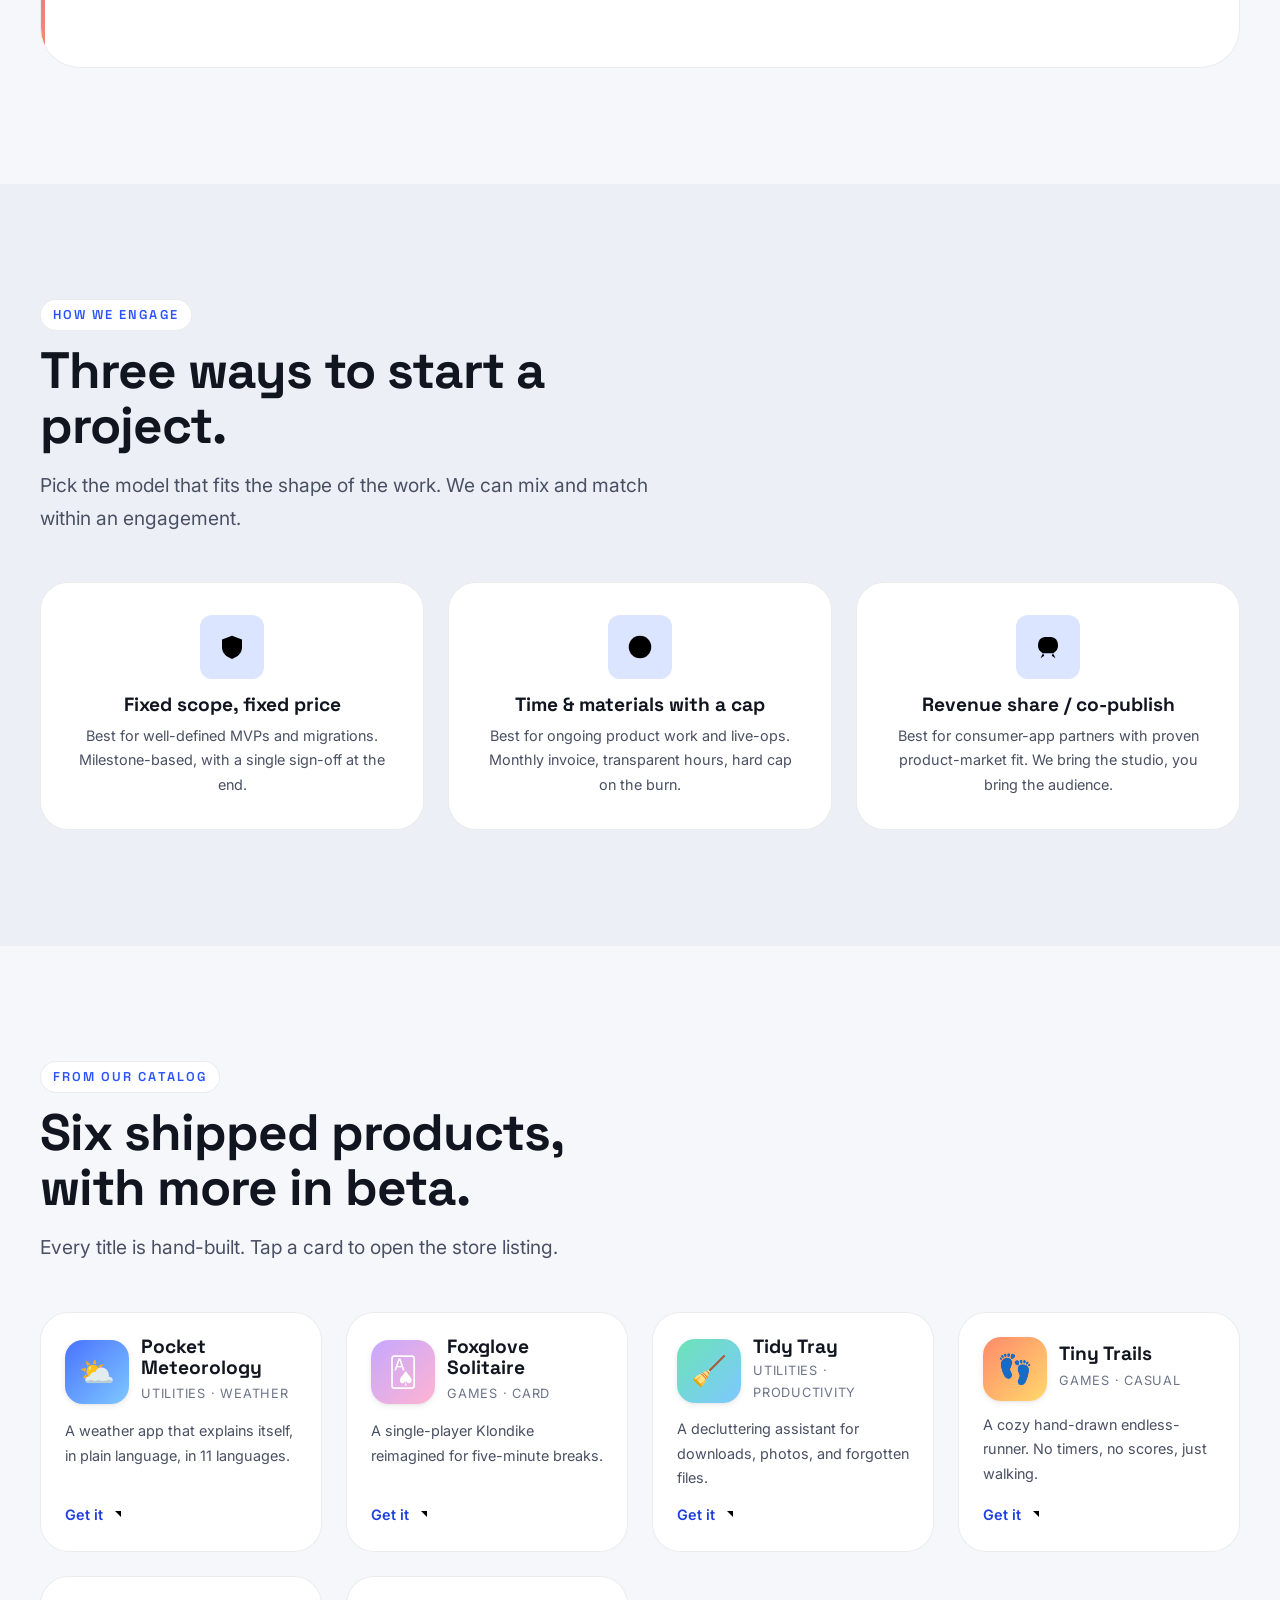
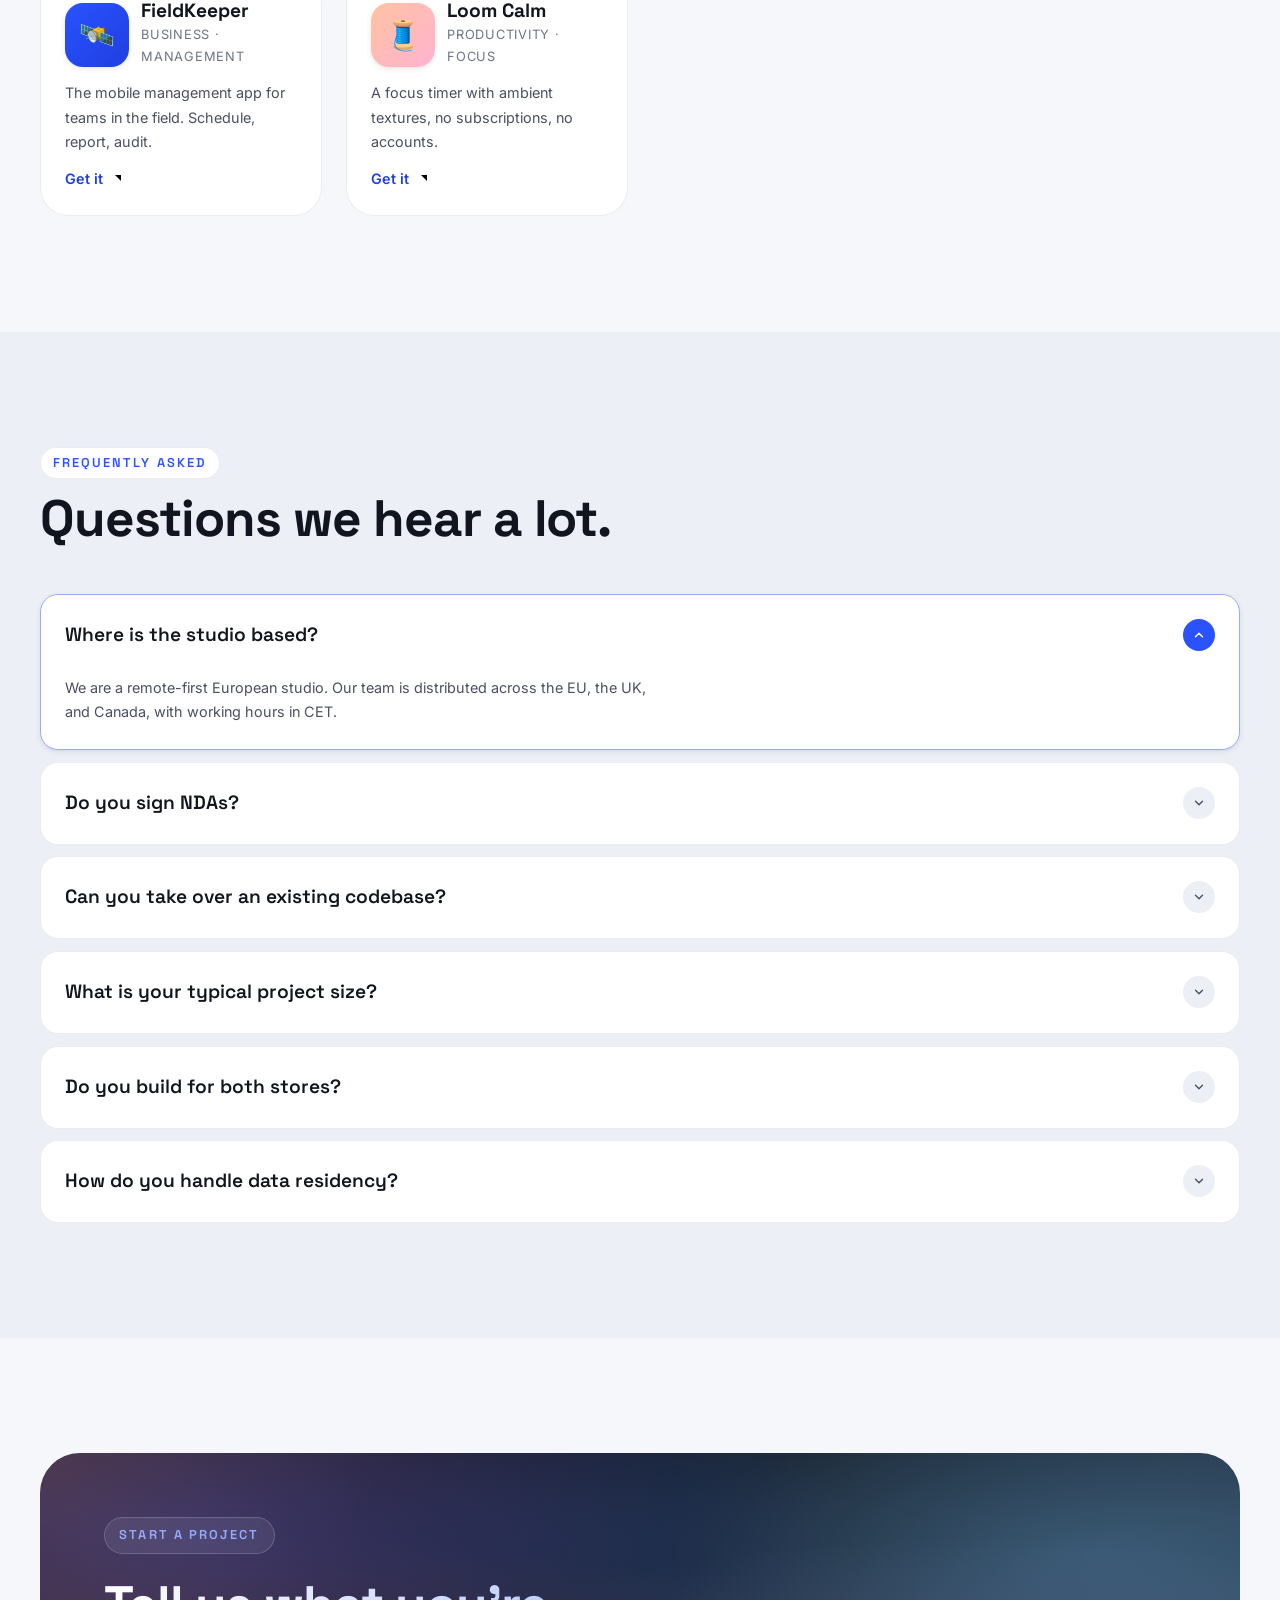
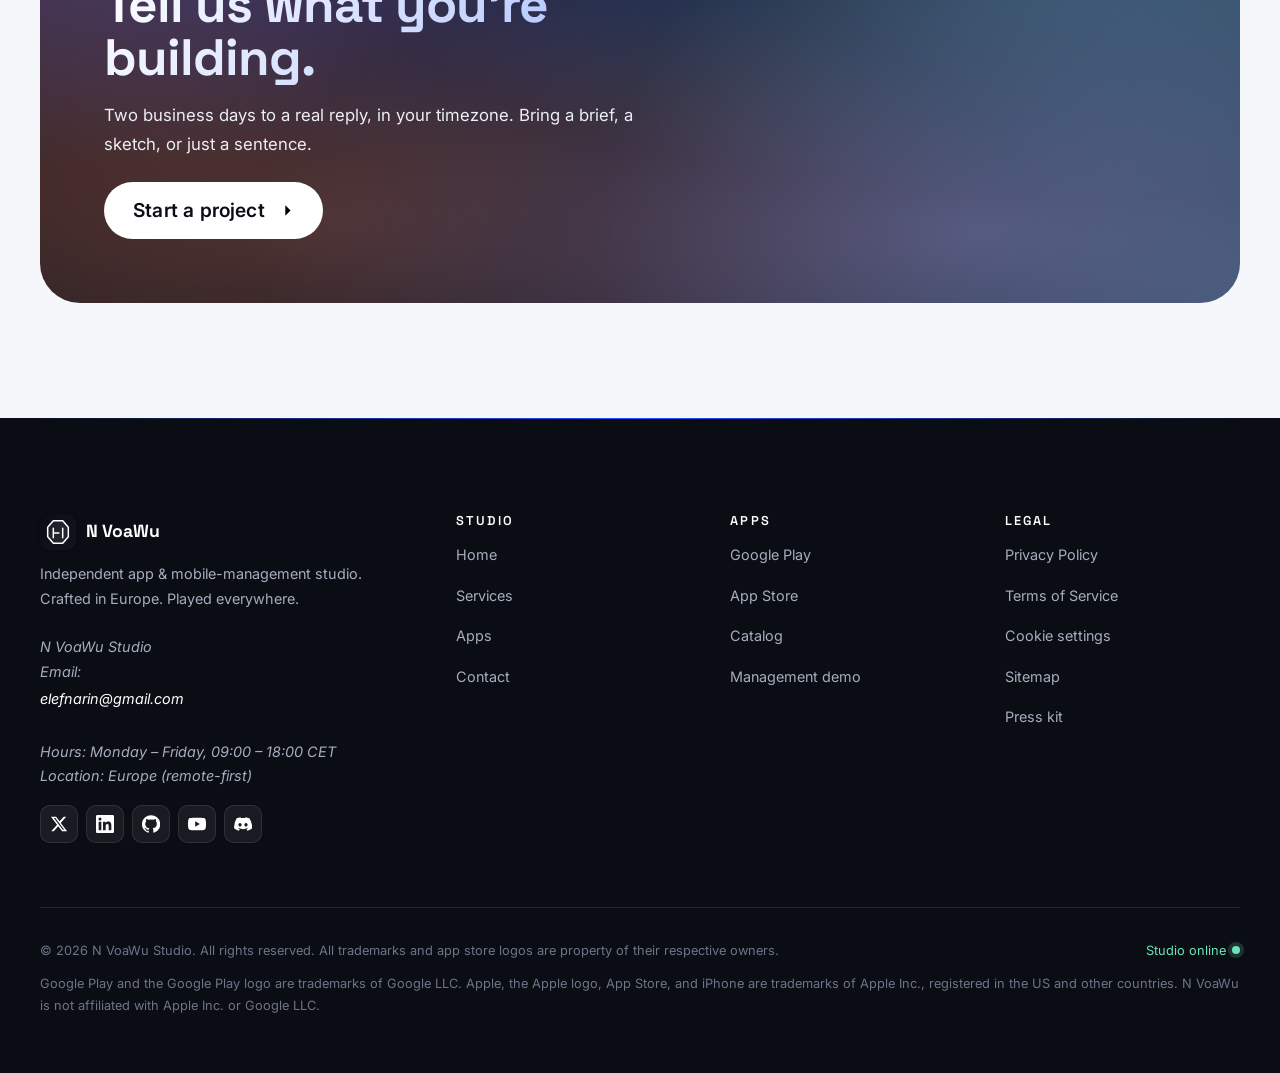
<file: services.html>
﻿<!DOCTYPE html>
<html lang="en">
<head>
  <meta charset="UTF-8" />
  <meta name="viewport" content="width=device-width, initial-scale=1, viewport-fit=cover" />
  <meta name="theme-color" content="#0A0D14" />
  <title>Services — N VoaWu Studio for Apps &amp; Mobile Ops</title>
  <meta name="description" content="Custom apps, casual mobile games, and a white-label mobile management suite. End-to-end build, localization, and growth from one European studio." />
  <link rel="canonical" href="https://nvoawu.com/services.html" />
  <meta name="robots" content="index, follow, max-image-preview:large, max-snippet:-1" />
  <meta name="author" content="N VoaWu Studio" />

  <link rel="icon" type="image/svg+xml" href="images/favicon.svg" />
  <link rel="apple-touch-icon" href="images/favicon.svg" />
  <link rel="manifest" href="manifest.json" />

  <meta property="og:site_name" content="N VoaWu Studio" />
  <meta property="og:locale" content="en_US" />
  <meta property="og:locale:alternate" content="en_GB" />
  <meta property="og:locale:alternate" content="fr_FR" />
  <meta property="og:locale:alternate" content="de_DE" />
  <meta property="og:type" content="website" />
  <meta property="og:title" content="Services — N VoaWu Studio for Apps &amp; Mobile Ops" />
  <meta property="og:description" content="Custom apps, casual mobile games, and a white-label mobile management suite. End-to-end build, localization, and growth from one European studio." />
  <meta property="og:url" content="https://nvoawu.com/services.html" />
  <meta property="og:image" content="https://nvoawu.com/images/og-cover.png" />
  <meta property="og:image:width" content="1200" />
  <meta property="og:image:height" content="630" />
  <meta property="og:image:alt" content="N VoaWu Studio — Services overview" />

  <meta name="twitter:card" content="summary_large_image" />
  <meta name="twitter:site" content="@nvoawu" />
  <meta name="twitter:creator" content="@nvoawu" />
  <meta name="twitter:title" content="Services — N VoaWu Studio for Apps &amp; Mobile Ops" />
  <meta name="twitter:description" content="Custom apps, casual mobile games, and a white-label mobile management suite." />
  <meta name="twitter:image" content="https://nvoawu.com/images/og-cover.png" />
  <meta name="twitter:image:alt" content="N VoaWu Studio — Services overview" />

  <link rel="preconnect" href="https://fonts.googleapis.com" />
  <link rel="preconnect" href="https://fonts.gstatic.com" crossorigin />
  <link rel="stylesheet" href="https://fonts.googleapis.com/css2?family=Inter:wght@400;500;600;700&amp;family=Space+Grotesk:wght@500;600;700&amp;display=swap" />
  <link rel="stylesheet" href="css/tokens.css" />
  <link rel="stylesheet" href="css/base.css" />
  <link rel="stylesheet" href="css/components.css" />
  <link rel="stylesheet" href="css/animations.css" />
  <link rel="stylesheet" href="css/pages.css" />

  <script type="application/ld+json">
  {
    "@context": "https://schema.org",
    "@type": "Organization",
    "name": "N VoaWu Studio",
    "url": "https://nvoawu.com/",
    "logo": "https://nvoawu.com/images/logo.svg",
    "description": "Independent European studio building casual games, everyday utility apps, and a mobile management suite.",
    "email": "elefnarin@gmail.com",
    "sameAs": [
      "https://twitter.com/nvoawu",
      "https://www.linkedin.com/company/nvoawu",
      "https://github.com/elefnarin-ship-it",
      "https://www.youtube.com/@nvoawu",
      "https://discord.gg/nvoawu"
    ]
  }
  </script>

  <script type="application/ld+json">
  {
    "@context": "https://schema.org",
    "@type": "BreadcrumbList",
    "itemListElement": [
      { "@type": "ListItem", "position": 1, "name": "Home", "item": "https://nvoawu.com/" },
      { "@type": "ListItem", "position": 2, "name": "Services", "item": "https://nvoawu.com/services.html" }
    ]
  }
  </script>

  <script type="application/ld+json">
  {
    "@context": "https://schema.org",
    "@type": "FAQPage",
    "mainEntity": [
      {
        "@type": "Question",
        "name": "Where is the studio based?",
        "acceptedAnswer": {
          "@type": "Answer",
          "text": "We are a remote-first European studio. Our team is distributed across the EU, the UK, and Canada, with working hours in CET."
        }
      },
      {
        "@type": "Question",
        "name": "Do you sign NDAs?",
        "acceptedAnswer": {
          "@type": "Answer",
          "text": "Yes — we sign mutual NDAs before any discovery work."
        }
      },
      {
        "@type": "Question",
        "name": "Can you take over an existing codebase?",
        "acceptedAnswer": {
          "@type": "Answer",
          "text": "Usually yes. We start with a two-week code audit and produce a written handover plan."
        }
      },
      {
        "@type": "Question",
        "name": "What is your typical project size?",
        "acceptedAnswer": {
          "@type": "Answer",
          "text": "Consumer apps: 4–9 months end-to-end. Mobile management deployments: 6–12 weeks. Maintenance: rolling, monthly."
        }
      },
      {
        "@type": "Question",
        "name": "Do you build for both stores?",
        "acceptedAnswer": {
          "@type": "Answer",
          "text": "Yes — every consumer release is shipped to Google Play and the App Store in parallel."
        }
      },
      {
        "@type": "Question",
        "name": "How do you handle data residency?",
        "acceptedAnswer": {
          "@type": "Answer",
          "text": "EU customers can opt into an EU-only data path. See our Privacy Policy for the regional breakdown."
        }
      }
    ]
  }
  </script>

  <script type="application/ld+json">
  {
    "@context": "https://schema.org",
    "@type": "MobileApplication",
    "name": "Pocket Meteorology",
    "operatingSystem": "ANDROID, IOS",
    "applicationCategory": "WeatherApplication",
    "description": "A weather app that explains itself, in plain language, in 11 languages.",
    "offers": { "@type": "Offer", "price": "0", "priceCurrency": "USD" },
    "installUrl": [
      "https://play.google.com/store/apps/details?id=com.nvoawu.pocketmeteorology",
      "https://apps.apple.com/app/id000000000"
    ],
    "image": "https://nvoawu.com/images/og-cover.png",
    "publisher": { "@type": "Organization", "name": "N VoaWu Studio", "url": "https://nvoawu.com/" }
  }
  </script>

  <script type="application/ld+json">
  {
    "@context": "https://schema.org",
    "@type": "MobileApplication",
    "name": "FieldKeeper",
    "operatingSystem": "ANDROID, IOS",
    "applicationCategory": "BusinessApplication",
    "description": "The mobile management app for teams in the field. Schedule, report, audit.",
    "offers": { "@type": "Offer", "price": "0", "priceCurrency": "USD" },
    "installUrl": [
      "https://play.google.com/store/apps/details?id=com.nvoawu.fieldkeeper",
      "https://apps.apple.com/app/id000000001"
    ],
    "image": "https://nvoawu.com/images/og-cover.png",
    "publisher": { "@type": "Organization", "name": "N VoaWu Studio", "url": "https://nvoawu.com/" }
  }
  </script>
</head>
<body>
  <a class="skip-link" href="#main">Skip to main content</a>

  <header class="site-header" role="banner">
    <div class="container site-header__inner">
      <a class="site-header__brand" href="/" aria-label="N VoaWu Studio — home">
        <span class="site-header__logo" aria-hidden="true">
          <svg viewBox="0 0 32 32" fill="none" xmlns="http://www.w3.org/2000/svg">
            <path d="M5 11 L11 4 L21 4 L27 11 L27 21 L21 28 L11 28 L5 21 Z" stroke="currentColor" stroke-width="1.6" stroke-linejoin="round" fill="rgba(255,255,255,0.08)"/>
            <path d="M11 12 L11 22 M11 17 L17 17 M21 12 L21 22" stroke="currentColor" stroke-width="1.6" stroke-linecap="round"/>
            <circle cx="22.5" cy="9.5" r="1.2" fill="currentColor"/>
          </svg>
        </span>
        <span>
          <span class="site-header__wordmark">N VoaWu</span>
          <span class="site-header__wordmark--sub">Studio</span>
        </span>
      </a>

      <nav class="nav" aria-label="Primary">
        <button class="nav__toggle" type="button" aria-controls="primary-nav" aria-expanded="false" aria-label="Toggle menu">
          <svg aria-hidden="true" focusable="false"><use href="images/icons.svg#icon-menu" /></svg>
        </button>
        <ul id="primary-nav" class="nav__list">
          <li><a class="nav__link" href="/">Home</a></li>
          <li><a class="nav__link" href="services.html" aria-current="page">Services</a></li>
          <li><a class="nav__link" href="/#our-apps">Apps</a></li>
          <li><a class="nav__link" href="contact.html">Contact</a></li>
          <li class="nav__cta"><a class="btn btn--accent btn--magnetic" href="contact.html#quote">Get a quote<span aria-hidden="true"><svg viewBox="0 0 24 24" width="14" height="14"><use href="images/icons.svg#icon-arrow-right" /></svg></span></a></li>
        </ul>
      </nav>
    </div>
  </header>

  <main id="main">
    <!-- PAGE HERO -->
    <section class="page-hero" aria-labelledby="page-title">
      <div class="container page-hero__inner">
        <span class="page-hero__eyebrow">Services</span>
        <h1 id="page-title" class="page-hero__title">Four ways we help product teams ship — and stay shipped.</h1>
        <p class="page-hero__lead">From the first sketch to the hundredth release. Pick a tier, or talk to us about a custom engagement. <span class="emoji">🚀</span></p>
      </div>
    </section>

    <!-- TIER LIST -->
    <section class="section" aria-label="Service tiers">
      <div class="container">
        <div class="services-stack">

          <article class="tier reveal" id="custom-dev">
            <div>
              <p class="tier__num">Tier 01 · Custom build</p>
              <h2 class="tier__title">Custom software &amp; app development.</h2>
              <p class="tier__lead">
                End-to-end design and engineering of a single product — usually a consumer
                app, a vertical SaaS, or an internal tool that needs a real native shell.
                You bring the problem; we bring the small senior team that ships it.
              </p>
              <ul class="tier__scope">
                <li>Product discovery and roadmap workshop</li>
                <li>UX design, prototyping, and design-system setup</li>
                <li>Native iOS (Swift / SwiftUI) and Android (Kotlin / Jetpack Compose) engineering</li>
                <li>Backend API design and implementation</li>
                <li>Cloud infrastructure (AWS / GCP) and CI/CD</li>
                <li>QA, release management, and store submission</li>
              </ul>
            </div>
            <aside class="tier__aside">
              <h3>What you get</h3>
              <p>Source code, design files, a deployed production environment, and a written handover.</p>
              <h3>Best for</h3>
              <p>Founders and product teams who need one reliable studio, not five freelancers.</p>
              <span class="tier__tag">Engagement · 4–9 months</span>
            </aside>
          </article>

          <article class="tier reveal" id="catalog">
            <div>
              <p class="tier__num">Tier 02 · Product studio</p>
              <h2 class="tier__title">Mobile app product studio.</h2>
              <p class="tier__lead">
                Our consumer publishing arm. We design, build, and operate our own catalog of
                casual games and everyday utility apps, shipping them to Google Play and the
                App Store. We also work with select partners on co-published titles.
              </p>
              <ul class="tier__scope">
                <li>Original IP development (casual games, productivity, utilities, lifestyle)</li>
                <li>Original art, animation, and audio direction</li>
                <li>Live-ops, seasonal events, and store-page A/B testing</li>
                <li>ASO and store-listing optimization</li>
                <li>Multi-region launch (27 markets today, 11 languages)</li>
                <li>Mediation setup across the major ad networks (full list in the Privacy Policy)</li>
              </ul>
            </div>
            <aside class="tier__aside">
              <h3>What you get</h3>
              <p>A live product on the stores, owned IP, and a published post-launch roadmap.</p>
              <h3>Best for</h3>
              <p>Co-publishing partners, brand collaborations, and IP licensors looking for an experienced mobile operator.</p>
              <span class="tier__tag">Engagement · Ongoing</span>
            </aside>
          </article>

          <article class="tier reveal" id="management">
            <div>
              <p class="tier__num">Tier 03 · Mobile management</p>
              <h2 class="tier__title">Mobile management app — FieldKeeper and white-label.</h2>
              <p class="tier__lead">
                Our business-product line. A mobile management app that helps small and
                mid-size organizations run their day-to-day from a phone. Out of the box it
                covers scheduling, tasking, field reporting, photo audits, and lightweight
                CRM; it can also be white-labeled for organizations that need their own
                branding and policy surface.
              </p>
              <ul class="tier__scope">
                <li>Role-based access (admin / manager / staff)</li>
                <li>Offline-first sync with audit trail</li>
                <li>Mobile forms with conditional logic and photo capture</li>
                <li>Integrations: Google Workspace, Microsoft 365, iCloud, generic OIDC SSO</li>
                <li>White-label: app icon, splash, theme, copy, app-store listings</li>
                <li>EU data residency option (Frankfurt region)</li>
              </ul>
            </div>
            <aside class="tier__aside">
              <h3>What you get</h3>
              <p>A live app under your own brand, an admin console, and an annual support contract.</p>
              <h3>Best for</h3>
              <p>Operations teams in construction, retail, hospitality, healthcare, and education — usually 20–500 field staff.</p>
              <span class="tier__tag">Engagement · 6–12 weeks</span>
            </aside>
          </article>

          <article class="tier reveal" id="maintenance">
            <div>
              <p class="tier__num">Tier 04 · Care &amp; growth</p>
              <h2 class="tier__title">Maintenance, localization &amp; growth.</h2>
              <p class="tier__lead">
                Ongoing care for apps that are already in market. The unglamorous half of
                software — the half that decides whether an app is still on the home screen
                in year three.
              </p>
              <ul class="tier__scope">
                <li>OS-upgrade compatibility (annual iOS and Android releases)</li>
                <li>Dependency and SDK upgrades (ad mediation, crash reporting, analytics)</li>
                <li>Localization engineering in 11 languages</li>
                <li>ASO refreshes, store-listing screenshots, and update cadence planning</li>
                <li>Crash triage and performance budgets</li>
                <li>Optional growth experiments and A/B testing</li>
              </ul>
            </div>
            <aside class="tier__aside">
              <h3>What you get</h3>
              <p>A monthly maintenance report, a quarterly roadmap, and ad-hoc engineering capacity.</p>
              <h3>Best for</h3>
              <p>Any team running an app that is too important to neglect and too small to staff a full platform org.</p>
              <span class="tier__tag">Engagement · Rolling</span>
            </aside>
          </article>

        </div>
      </div>
    </section>

    <!-- HOW WE ENGAGE -->
    <section class="section section--alt" aria-labelledby="engage">
      <div class="container">
        <div class="section__head reveal">
          <span class="section__eyebrow">How we engage</span>
          <h2 id="engage" class="section__title">Three ways to start a project.</h2>
          <p class="section__lead">Pick the model that fits the shape of the work. We can mix and match within an engagement.</p>
        </div>

        <div class="engage-grid stagger">
          <article class="engage-card reveal">
            <div class="engage-card__icon" aria-hidden="true"><svg viewBox="0 0 24 24"><use href="images/icons.svg#icon-shield" /></svg></div>
            <h3 class="engage-card__title">Fixed scope, fixed price</h3>
            <p class="engage-card__desc">Best for well-defined MVPs and migrations. Milestone-based, with a single sign-off at the end.</p>
          </article>
          <article class="engage-card reveal reveal--delay-1">
            <div class="engage-card__icon" aria-hidden="true"><svg viewBox="0 0 24 24"><use href="images/icons.svg#icon-clock" /></svg></div>
            <h3 class="engage-card__title">Time &amp; materials with a cap</h3>
            <p class="engage-card__desc">Best for ongoing product work and live-ops. Monthly invoice, transparent hours, hard cap on the burn.</p>
          </article>
          <article class="engage-card reveal reveal--delay-2">
            <div class="engage-card__icon" aria-hidden="true"><svg viewBox="0 0 24 24"><use href="images/icons.svg#icon-rocket" /></svg></div>
            <h3 class="engage-card__title">Revenue share / co-publish</h3>
            <p class="engage-card__desc">Best for consumer-app partners with proven product-market fit. We bring the studio, you bring the audience.</p>
          </article>
        </div>
      </div>
    </section>

    <!-- CATALOG SHOWCASE (App cards repeat with anchors) -->
    <section class="section" id="catalog" aria-labelledby="catalog-title">
      <div class="container">
        <div class="section__head reveal">
          <span class="section__eyebrow">From our catalog</span>
          <h2 id="catalog-title" class="section__title">Six shipped products, with more in beta.</h2>
          <p class="section__lead">Every title is hand-built. Tap a card to open the store listing.</p>
        </div>

        <div class="card-grid stagger" style="grid-template-columns: repeat(auto-fit, minmax(280px, 1fr));">
          <article class="app-card reveal">
            <div class="app-card__top">
              <div class="app-card__icon app-card__icon--meteorology" aria-hidden="true">⛅</div>
              <div>
                <h3 class="app-card__title">Pocket Meteorology</h3>
                <span class="app-card__cat">Utilities · Weather</span>
              </div>
            </div>
            <p class="app-card__desc">A weather app that explains itself, in plain language, in 11 languages.</p>
            <a class="app-card__cta" href="https://play.google.com/store/apps/details?id=com.nvoawu.pocketmeteorology" target="_blank" rel="noopener noreferrer">Get it <svg viewBox="0 0 24 24" aria-hidden="true"><use href="images/icons.svg#icon-arrow-up-right" /></svg></a>
          </article>

          <article class="app-card reveal reveal--delay-1">
            <div class="app-card__top">
              <div class="app-card__icon app-card__icon--solitaire" aria-hidden="true">🂡</div>
              <div>
                <h3 class="app-card__title">Foxglove Solitaire</h3>
                <span class="app-card__cat">Games · Card</span>
              </div>
            </div>
            <p class="app-card__desc">A single-player Klondike reimagined for five-minute breaks.</p>
            <a class="app-card__cta" href="https://play.google.com/store/apps/details?id=com.nvoawu.foxglove" target="_blank" rel="noopener noreferrer">Get it <svg viewBox="0 0 24 24" aria-hidden="true"><use href="images/icons.svg#icon-arrow-up-right" /></svg></a>
          </article>

          <article class="app-card reveal reveal--delay-2">
            <div class="app-card__top">
              <div class="app-card__icon app-card__icon--tidy" aria-hidden="true">🧹</div>
              <div>
                <h3 class="app-card__title">Tidy Tray</h3>
                <span class="app-card__cat">Utilities · Productivity</span>
              </div>
            </div>
            <p class="app-card__desc">A decluttering assistant for downloads, photos, and forgotten files.</p>
            <a class="app-card__cta" href="https://play.google.com/store/apps/details?id=com.nvoawu.tidytray" target="_blank" rel="noopener noreferrer">Get it <svg viewBox="0 0 24 24" aria-hidden="true"><use href="images/icons.svg#icon-arrow-up-right" /></svg></a>
          </article>

          <article class="app-card reveal reveal--delay-3">
            <div class="app-card__top">
              <div class="app-card__icon app-card__icon--trails" aria-hidden="true">👣</div>
              <div>
                <h3 class="app-card__title">Tiny Trails</h3>
                <span class="app-card__cat">Games · Casual</span>
              </div>
            </div>
            <p class="app-card__desc">A cozy hand-drawn endless-runner. No timers, no scores, just walking.</p>
            <a class="app-card__cta" href="https://play.google.com/store/apps/details?id=com.nvoawu.tinytrails" target="_blank" rel="noopener noreferrer">Get it <svg viewBox="0 0 24 24" aria-hidden="true"><use href="images/icons.svg#icon-arrow-up-right" /></svg></a>
          </article>

          <article class="app-card reveal reveal--delay-4">
            <div class="app-card__top">
              <div class="app-card__icon app-card__icon--fieldkeeper" aria-hidden="true">🛰️</div>
              <div>
                <h3 class="app-card__title">FieldKeeper</h3>
                <span class="app-card__cat">Business · Management</span>
              </div>
            </div>
            <p class="app-card__desc">The mobile management app for teams in the field. Schedule, report, audit.</p>
            <a class="app-card__cta" href="https://play.google.com/store/apps/details?id=com.nvoawu.fieldkeeper" target="_blank" rel="noopener noreferrer">Get it <svg viewBox="0 0 24 24" aria-hidden="true"><use href="images/icons.svg#icon-arrow-up-right" /></svg></a>
          </article>

          <article class="app-card reveal reveal--delay-5">
            <div class="app-card__top">
              <div class="app-card__icon app-card__icon--loom" aria-hidden="true">🧵</div>
              <div>
                <h3 class="app-card__title">Loom Calm</h3>
                <span class="app-card__cat">Productivity · Focus</span>
              </div>
            </div>
            <p class="app-card__desc">A focus timer with ambient textures, no subscriptions, no accounts.</p>
            <a class="app-card__cta" href="https://play.google.com/store/apps/details?id=com.nvoawu.loomcalm" target="_blank" rel="noopener noreferrer">Get it <svg viewBox="0 0 24 24" aria-hidden="true"><use href="images/icons.svg#icon-arrow-up-right" /></svg></a>
          </article>
        </div>
      </div>
    </section>

    <!-- FAQ -->
    <section class="section section--alt" aria-labelledby="faq">
      <div class="container">
        <div class="section__head reveal">
          <span class="section__eyebrow">Frequently asked</span>
          <h2 id="faq" class="section__title">Questions we hear a lot.</h2>
        </div>

        <div class="accordion">
          <details class="accordion__item reveal" open>
            <summary>Where is the studio based?</summary>
            <div class="accordion__body">
              We are a remote-first European studio. Our team is distributed across the
              EU, the UK, and Canada, with working hours in CET.
            </div>
          </details>
          <details class="accordion__item reveal">
            <summary>Do you sign NDAs?</summary>
            <div class="accordion__body">
              Yes — we sign mutual NDAs before any discovery work.
            </div>
          </details>
          <details class="accordion__item reveal">
            <summary>Can you take over an existing codebase?</summary>
            <div class="accordion__body">
              Usually yes. We start with a two-week code audit and produce a written handover plan.
            </div>
          </details>
          <details class="accordion__item reveal">
            <summary>What is your typical project size?</summary>
            <div class="accordion__body">
              Consumer apps: 4–9 months end-to-end. Mobile management deployments:
              6–12 weeks. Maintenance: rolling, monthly.
            </div>
          </details>
          <details class="accordion__item reveal">
            <summary>Do you build for both stores?</summary>
            <div class="accordion__body">
              Yes — every consumer release is shipped to Google Play and the App Store
              in parallel.
            </div>
          </details>
          <details class="accordion__item reveal">
            <summary>How do you handle data residency?</summary>
            <div class="accordion__body">
              EU customers can opt into an EU-only data path. See our Privacy Policy
              for the regional breakdown.
            </div>
          </details>
        </div>
      </div>
    </section>

    <!-- CLOSING CTA -->
    <section class="section" aria-label="Talk to the studio">
      <div class="container">
        <div class="cta-card reveal">
          <div class="cta-card__grid">
            <div>
              <span class="hero__eyebrow" style="background: rgba(255,255,255,0.08); color: var(--color-accent-300); border-color: rgba(255,255,255,0.18);">Start a project</span>
              <h2 class="cta-card__title">Tell us what you're building.</h2>
              <p class="cta-card__lead">
                Two business days to a real reply, in your timezone. Bring a brief, a sketch, or just a sentence.
              </p>
              <a class="btn btn--lg btn--inverse btn--magnetic" href="contact.html#quote">
                Start a project
                <svg viewBox="0 0 24 24" aria-hidden="true"><use href="images/icons.svg#icon-arrow-right" /></svg>
              </a>
            </div>
            <div class="cta-card__art" aria-hidden="true">
              <svg viewBox="0 0 200 200"><use href="images/mascots.svg#mascot-panda" /></svg>
            </div>
          </div>
        </div>
      </div>
    </section>
  </main>

  <!-- FOOTER -->
  <footer class="site-footer" role="contentinfo">
    <div class="container">
      <div class="footer__grid">
        <div>
          <a class="footer__brand" href="/">
            <span class="site-header__logo" aria-hidden="true">
              <svg viewBox="0 0 32 32" fill="none" xmlns="http://www.w3.org/2000/svg">
                <path d="M5 11 L11 4 L21 4 L27 11 L27 21 L21 28 L11 28 L5 21 Z" stroke="currentColor" stroke-width="1.6" stroke-linejoin="round" fill="rgba(255,255,255,0.08)"/>
                <path d="M11 12 L11 22 M11 17 L17 17 M21 12 L21 22" stroke="currentColor" stroke-width="1.6" stroke-linecap="round"/>
              </svg>
            </span>
            N VoaWu
          </a>
          <p class="footer__tagline">Independent app &amp; mobile-management studio. Crafted in Europe. Played everywhere.</p>
          <address class="footer__contact">
            N VoaWu Studio<br />
            Email: <a href="mailto:elefnarin@gmail.com">elefnarin@gmail.com</a><br />
            Hours: Monday – Friday, 09:00 – 18:00 CET<br />
            Location: Europe (remote-first)
          </address>
          <div class="footer__socials">
            <a class="footer__social" href="https://twitter.com/nvoawu" target="_blank" rel="noopener noreferrer" aria-label="N VoaWu on Twitter / X"><svg viewBox="0 0 24 24" fill="currentColor" aria-hidden="true"><path d="M18.244 2.25h3.308l-7.227 8.26 8.502 11.24H16.17l-5.214-6.817L4.99 21.75H1.68l7.73-8.835L1.254 2.25H8.08l4.713 6.231 5.451-6.231zm-1.161 17.52h1.833L7.084 4.126H5.117l11.966 15.644z"/></svg></a>
            <a class="footer__social" href="https://www.linkedin.com/company/nvoawu" target="_blank" rel="noopener noreferrer" aria-label="N VoaWu on LinkedIn"><svg viewBox="0 0 24 24" fill="currentColor" aria-hidden="true"><path d="M20.45 20.45h-3.55v-5.57c0-1.33-.03-3.04-1.85-3.04-1.85 0-2.14 1.45-2.14 2.94v5.67H9.36V9h3.41v1.56h.05c.47-.9 1.64-1.85 3.37-1.85 3.6 0 4.26 2.37 4.26 5.45v6.29zM5.34 7.43a2.06 2.06 0 1 1 0-4.13 2.06 2.06 0 0 1 0 4.13zM7.12 20.45H3.56V9h3.56v11.45zM22.22 0H1.77C.79 0 0 .77 0 1.72v20.56C0 23.23.79 24 1.77 24h20.45c.98 0 1.78-.77 1.78-1.72V1.72C24 .77 23.2 0 22.22 0z"/></svg></a>
            <a class="footer__social" href="https://github.com/elefnarin-ship-it" target="_blank" rel="noopener noreferrer" aria-label="N VoaWu on GitHub"><svg viewBox="0 0 24 24" fill="currentColor" aria-hidden="true"><path d="M12 .3a12 12 0 0 0-3.79 23.4c.6.11.82-.26.82-.58v-2c-3.34.73-4.04-1.61-4.04-1.61-.55-1.4-1.34-1.77-1.34-1.77-1.1-.75.08-.73.08-.73 1.21.09 1.85 1.25 1.85 1.25 1.08 1.85 2.83 1.32 3.52 1.01.11-.78.42-1.32.77-1.62-2.67-.3-5.47-1.34-5.47-5.95 0-1.32.47-2.4 1.24-3.25-.13-.31-.54-1.54.11-3.2 0 0 1.01-.32 3.31 1.24a11.5 11.5 0 0 1 6.02 0c2.3-1.56 3.31-1.24 3.31-1.24.65 1.66.24 2.89.12 3.2.77.85 1.23 1.93 1.23 3.25 0 4.62-2.8 5.64-5.47 5.94.43.37.81 1.1.81 2.22v3.29c0 .32.22.7.82.58A12 12 0 0 0 12 .3z"/></svg></a>
            <a class="footer__social" href="https://www.youtube.com/@nvoawu" target="_blank" rel="noopener noreferrer" aria-label="N VoaWu on YouTube"><svg viewBox="0 0 24 24" fill="currentColor" aria-hidden="true"><path d="M23.5 6.2a3 3 0 0 0-2.1-2.1C19.5 3.6 12 3.6 12 3.6s-7.5 0-9.4.5A3 3 0 0 0 .5 6.2 31 31 0 0 0 0 12a31 31 0 0 0 .5 5.8 3 3 0 0 0 2.1 2.1c1.9.5 9.4.5 9.4.5s7.5 0 9.4-.5a3 3 0 0 0 2.1-2.1A31 31 0 0 0 24 12a31 31 0 0 0-.5-5.8zM9.6 15.6V8.4l6.2 3.6-6.2 3.6z"/></svg></a>
            <a class="footer__social" href="https://discord.gg/nvoawu" target="_blank" rel="noopener noreferrer" aria-label="N VoaWu on Discord"><svg viewBox="0 0 24 24" fill="currentColor" aria-hidden="true"><path d="M20.32 4.37a19.7 19.7 0 0 0-4.93-1.52.07.07 0 0 0-.08.04 13.7 13.7 0 0 0-.6 1.24 18.27 18.27 0 0 0-5.42 0 12.7 12.7 0 0 0-.61-1.24.07.07 0 0 0-.08-.04 19.7 19.7 0 0 0-4.93 1.52.07.07 0 0 0-.03.03A20.27 20.27 0 0 0 .27 17.86a.08.08 0 0 0 .03.06 19.9 19.9 0 0 0 6 3.04.08.08 0 0 0 .08-.03 14.2 14.2 0 0 0 1.23-2 .08.08 0 0 0-.04-.1 13.1 13.1 0 0 1-1.87-.9.08.08 0 0 1 0-.13c.13-.1.25-.2.37-.3a.08.08 0 0 1 .08-.01 14.18 14.18 0 0 0 12.06 0 .08.08 0 0 1 .08.01c.12.1.24.2.37.3a.08.08 0 0 1 0 .13 12.4 12.4 0 0 1-1.87.9.08.08 0 0 0-.04.1 16.13 16.13 0 0 0 1.23 2 .08.08 0 0 0 .08.03 19.85 19.85 0 0 0 6-3.04.08.08 0 0 0 .03-.06 20.04 20.04 0 0 0-3.66-13.46.06.06 0 0 0-.03-.03zM8.02 15.34c-1.18 0-2.16-1.08-2.16-2.4 0-1.33.96-2.4 2.16-2.4 1.21 0 2.18 1.09 2.16 2.4 0 1.32-.96 2.4-2.16 2.4zm7.97 0c-1.18 0-2.16-1.08-2.16-2.4 0-1.33.96-2.4 2.16-2.4 1.21 0 2.18 1.09 2.16 2.4 0 1.32-.95 2.4-2.16 2.4z"/></svg></a>
          </div>
        </div>

        <div class="footer__col">
          <h3>Studio</h3>
          <ul class="footer__list">
            <li><a href="/">Home</a></li>
            <li><a href="services.html">Services</a></li>
            <li><a href="/#our-apps">Apps</a></li>
            <li><a href="contact.html">Contact</a></li>
          </ul>
        </div>

        <div class="footer__col">
          <h3>Apps</h3>
          <ul class="footer__list">
            <li><a href="https://play.google.com/store/apps/dev?id=0000000000000000000" target="_blank" rel="noopener noreferrer">Google Play</a></li>
            <li><a href="https://apps.apple.com/developer/n-voawu-studio/id000000000" target="_blank" rel="noopener noreferrer">App Store</a></li>
            <li><a href="/#our-apps">Catalog</a></li>
            <li><a href="contact.html#demo">Management demo</a></li>
          </ul>
        </div>

        <div class="footer__col">
          <h3>Legal</h3>
          <ul class="footer__list">
            <li><a href="privacy.html">Privacy Policy</a></li>
            <li><a href="terms.html">Terms of Service</a></li>
            <li><a href="#" data-cookie-open>Cookie settings</a></li>
            <li><a href="sitemap.xml">Sitemap</a></li>
            <li><a href="press.html" rel="nofollow">Press kit</a></li>
          </ul>
        </div>
      </div>

      <div class="footer__bottom">
        <div>
          © 2026 N VoaWu Studio. All rights reserved. All trademarks and app store logos are property of their respective owners.
        </div>
        <div class="footer__status">
          Studio online <span class="dot" aria-hidden="true"></span>
        </div>
      </div>
      <p style="font-size: var(--fs-xs); color: var(--color-steel-400); margin-top: var(--space-3); line-height: var(--lh-loose);">
        Google Play and the Google Play logo are trademarks of Google LLC. Apple, the Apple logo, App Store, and iPhone are trademarks of Apple Inc., registered in the US and other countries. N VoaWu is not affiliated with Apple Inc. or Google LLC.
      </p>
    </div>
  </footer>

  <!-- Cookie banner -->
  <aside class="cookie-banner" role="dialog" aria-label="Cookie consent" aria-live="polite">
    <button class="cookie-banner__close" type="button" data-cookie-close aria-label="Close cookie banner">
      <svg viewBox="0 0 24 24" aria-hidden="true"><use href="images/icons.svg#icon-close" /></svg>
    </button>
    <h3>🍪 A note on cookies</h3>
    <p>We use a couple of strictly necessary cookies to keep this site working, and an optional cookie to remember your theme. No marketing, no third-party trackers. You can change your mind any time.</p>
    <div class="cookie-banner__actions">
      <button class="btn btn--accent" type="button" data-cookie-accept>Accept all</button>
      <button class="btn btn--ghost" type="button" data-cookie-decline style="--btn-bg: transparent; --btn-fg: #fff; --btn-bd: rgba(255,255,255,0.4);">Only essential</button>
    </div>
  </aside>

  <script src="js/main.js" defer></script>
  <script src="js/hero.js" defer></script>
  <script src="js/counters.js" defer></script>
  <script src="js/mascots.js" defer></script>
</body>
</html>
</file>
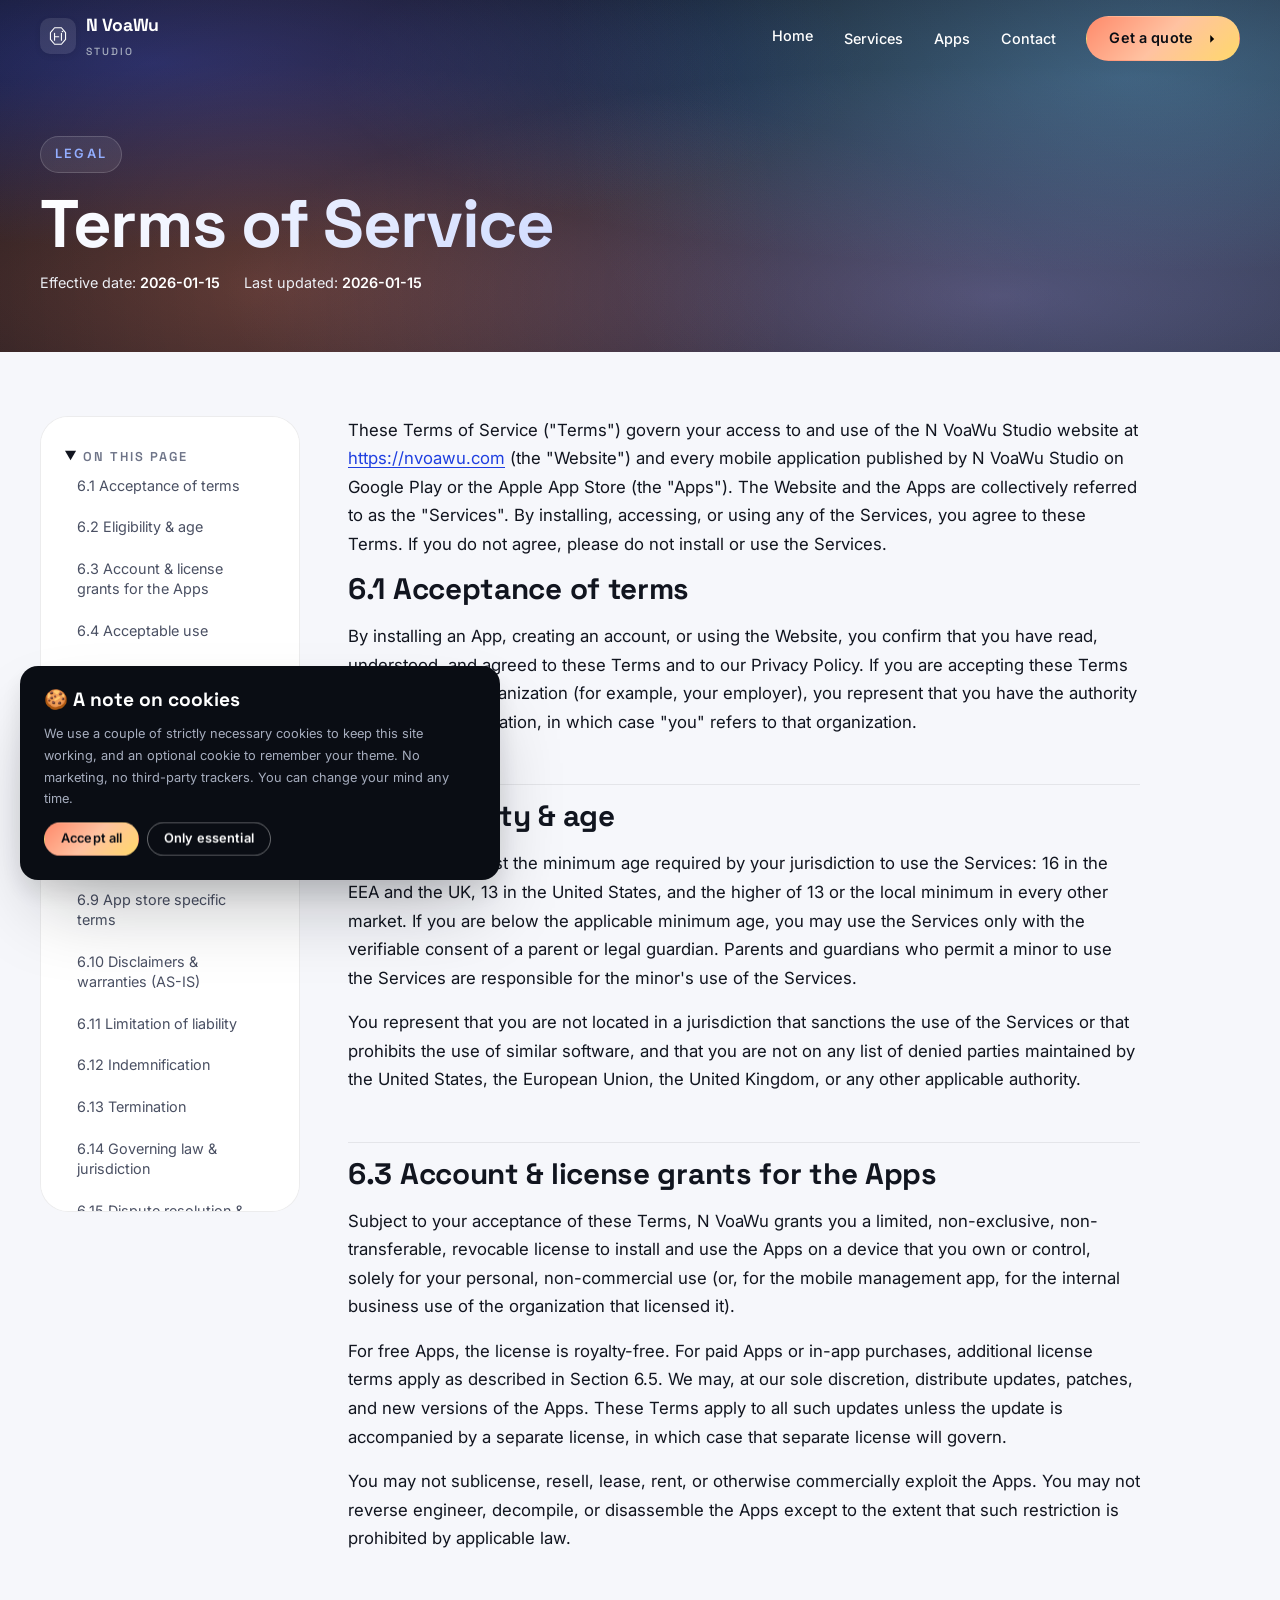
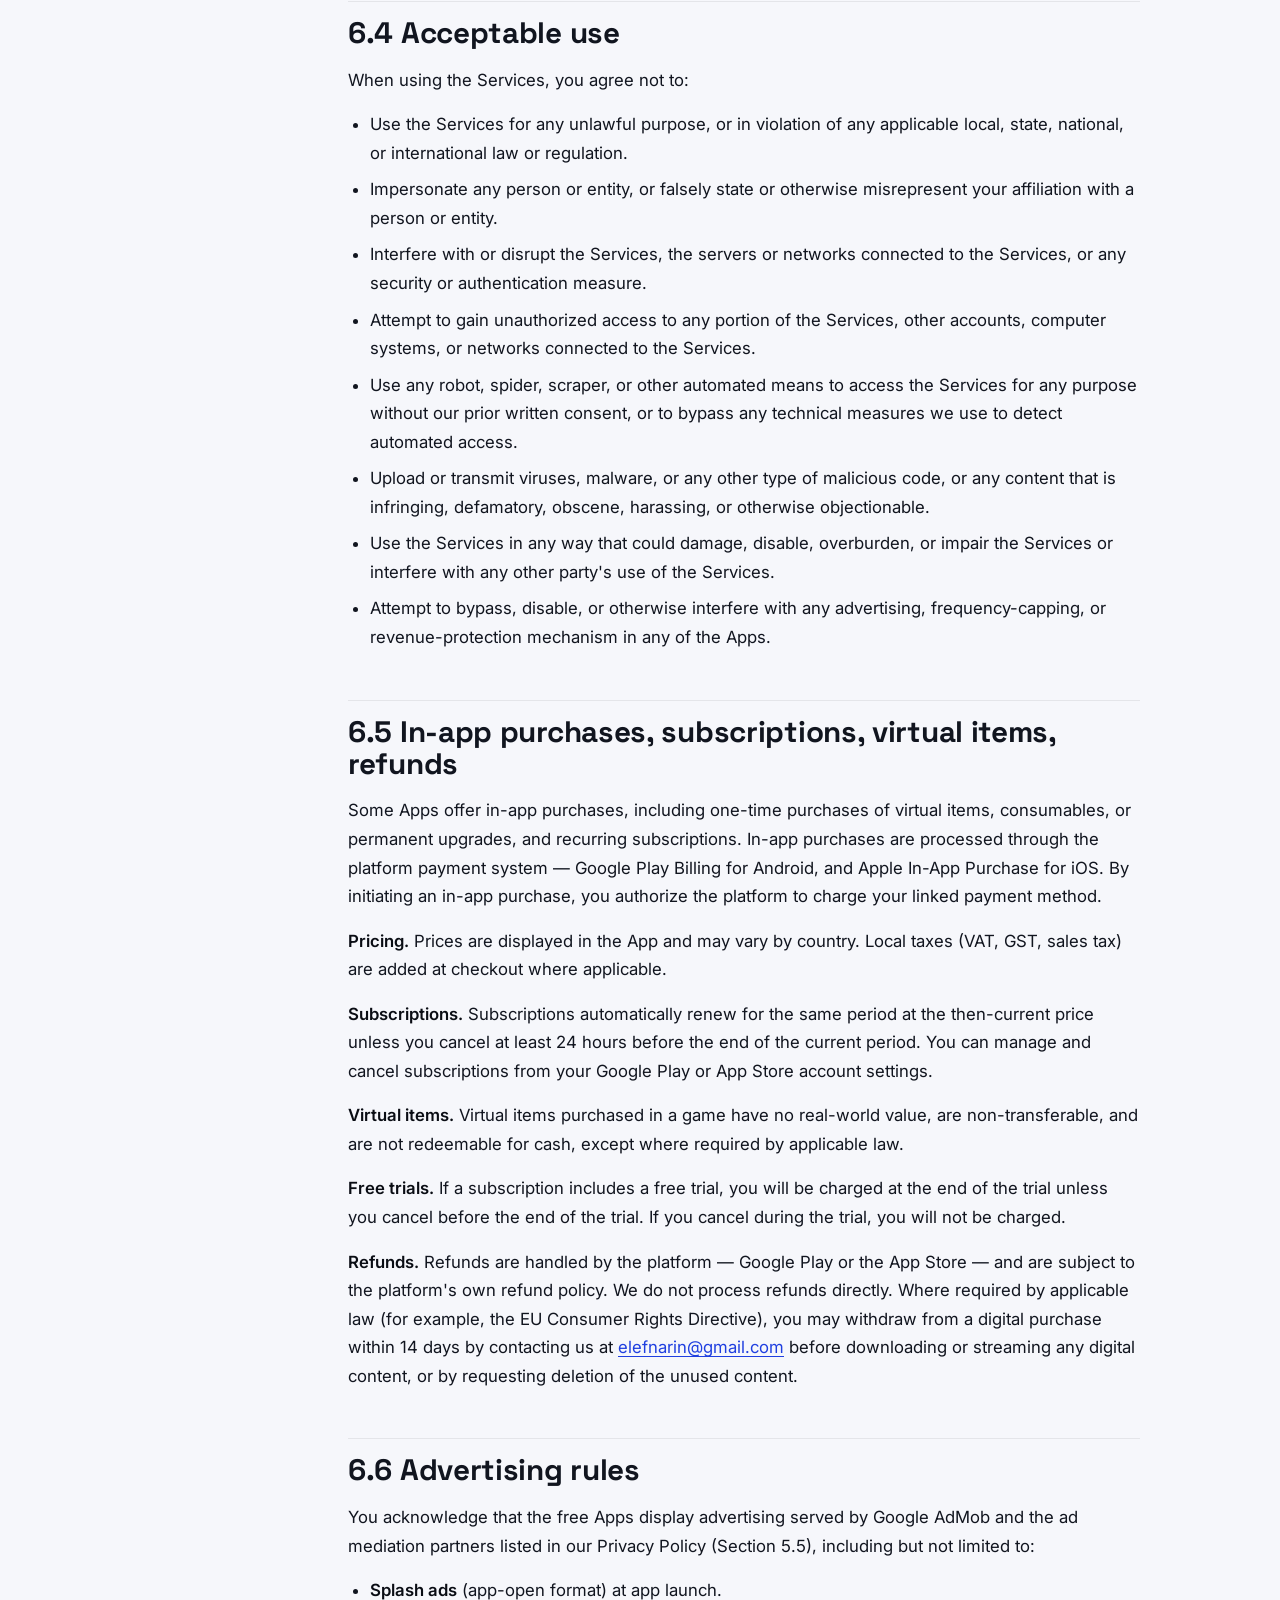
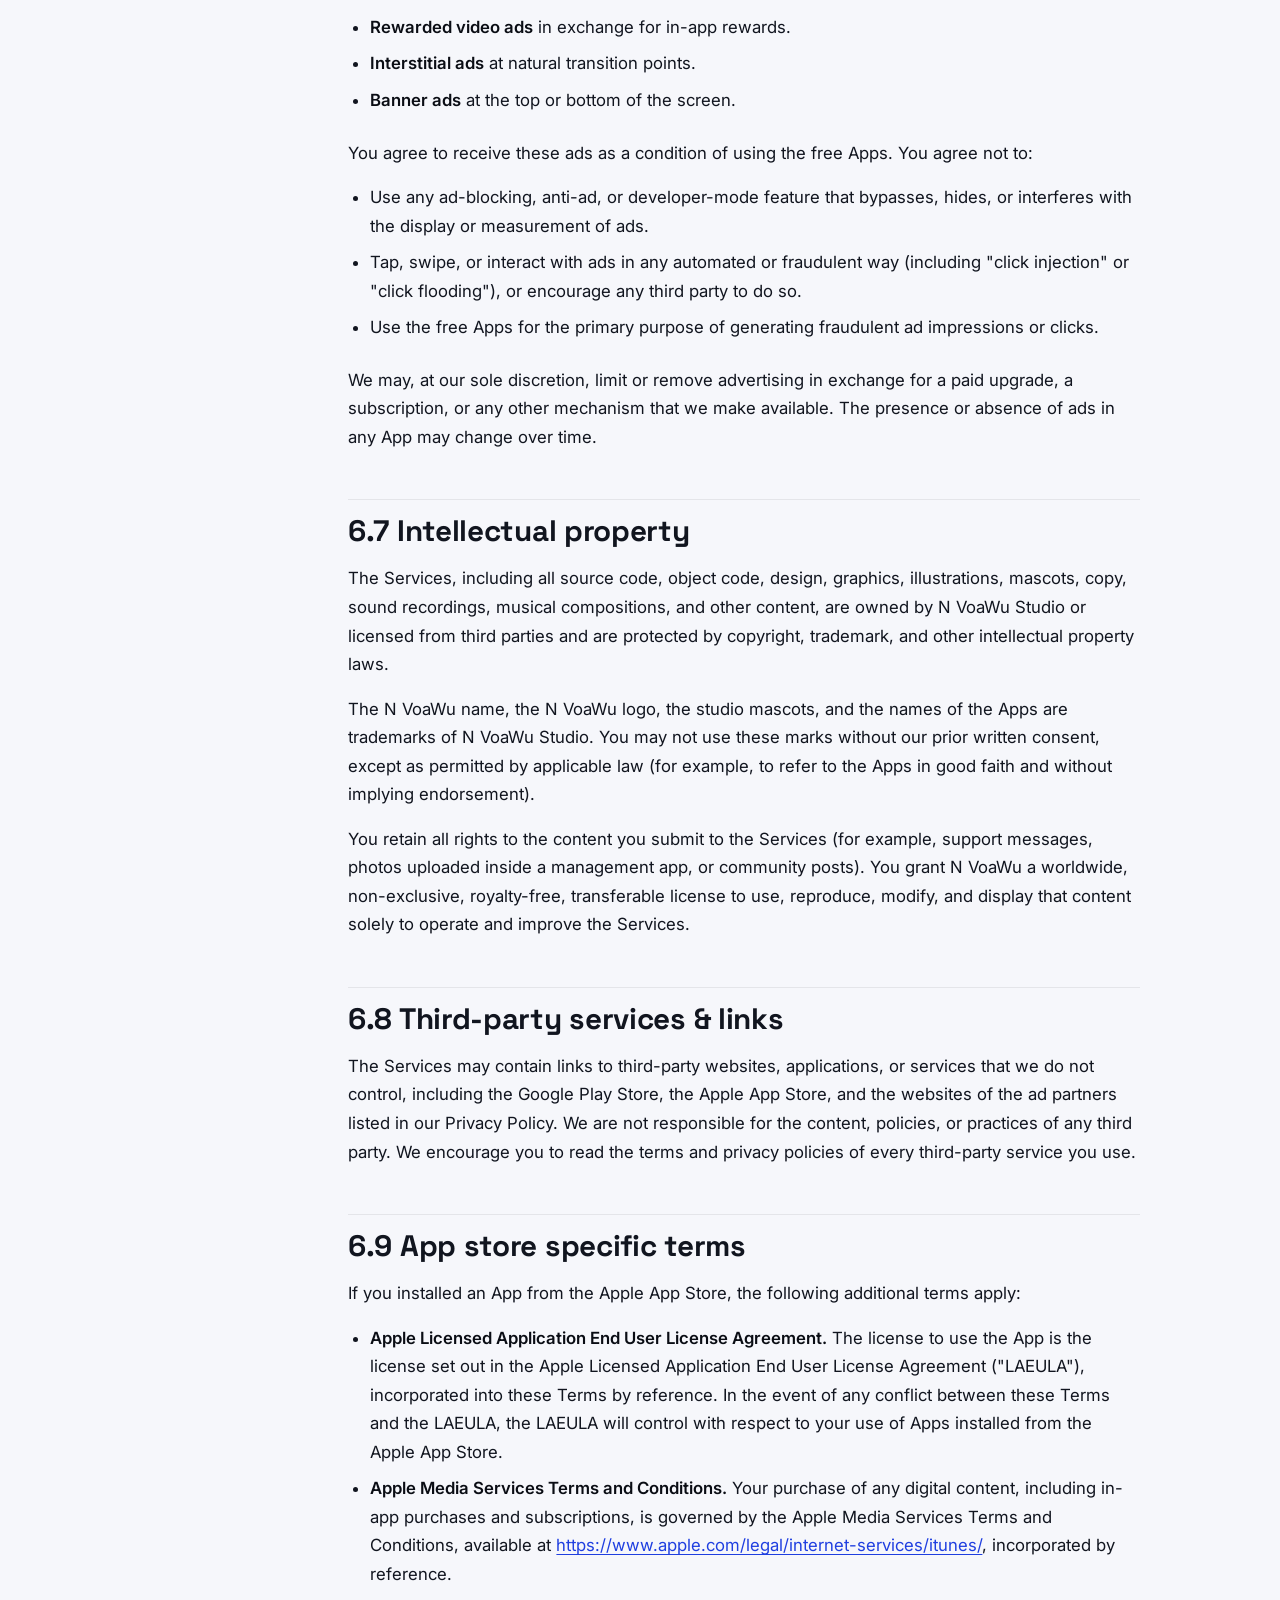
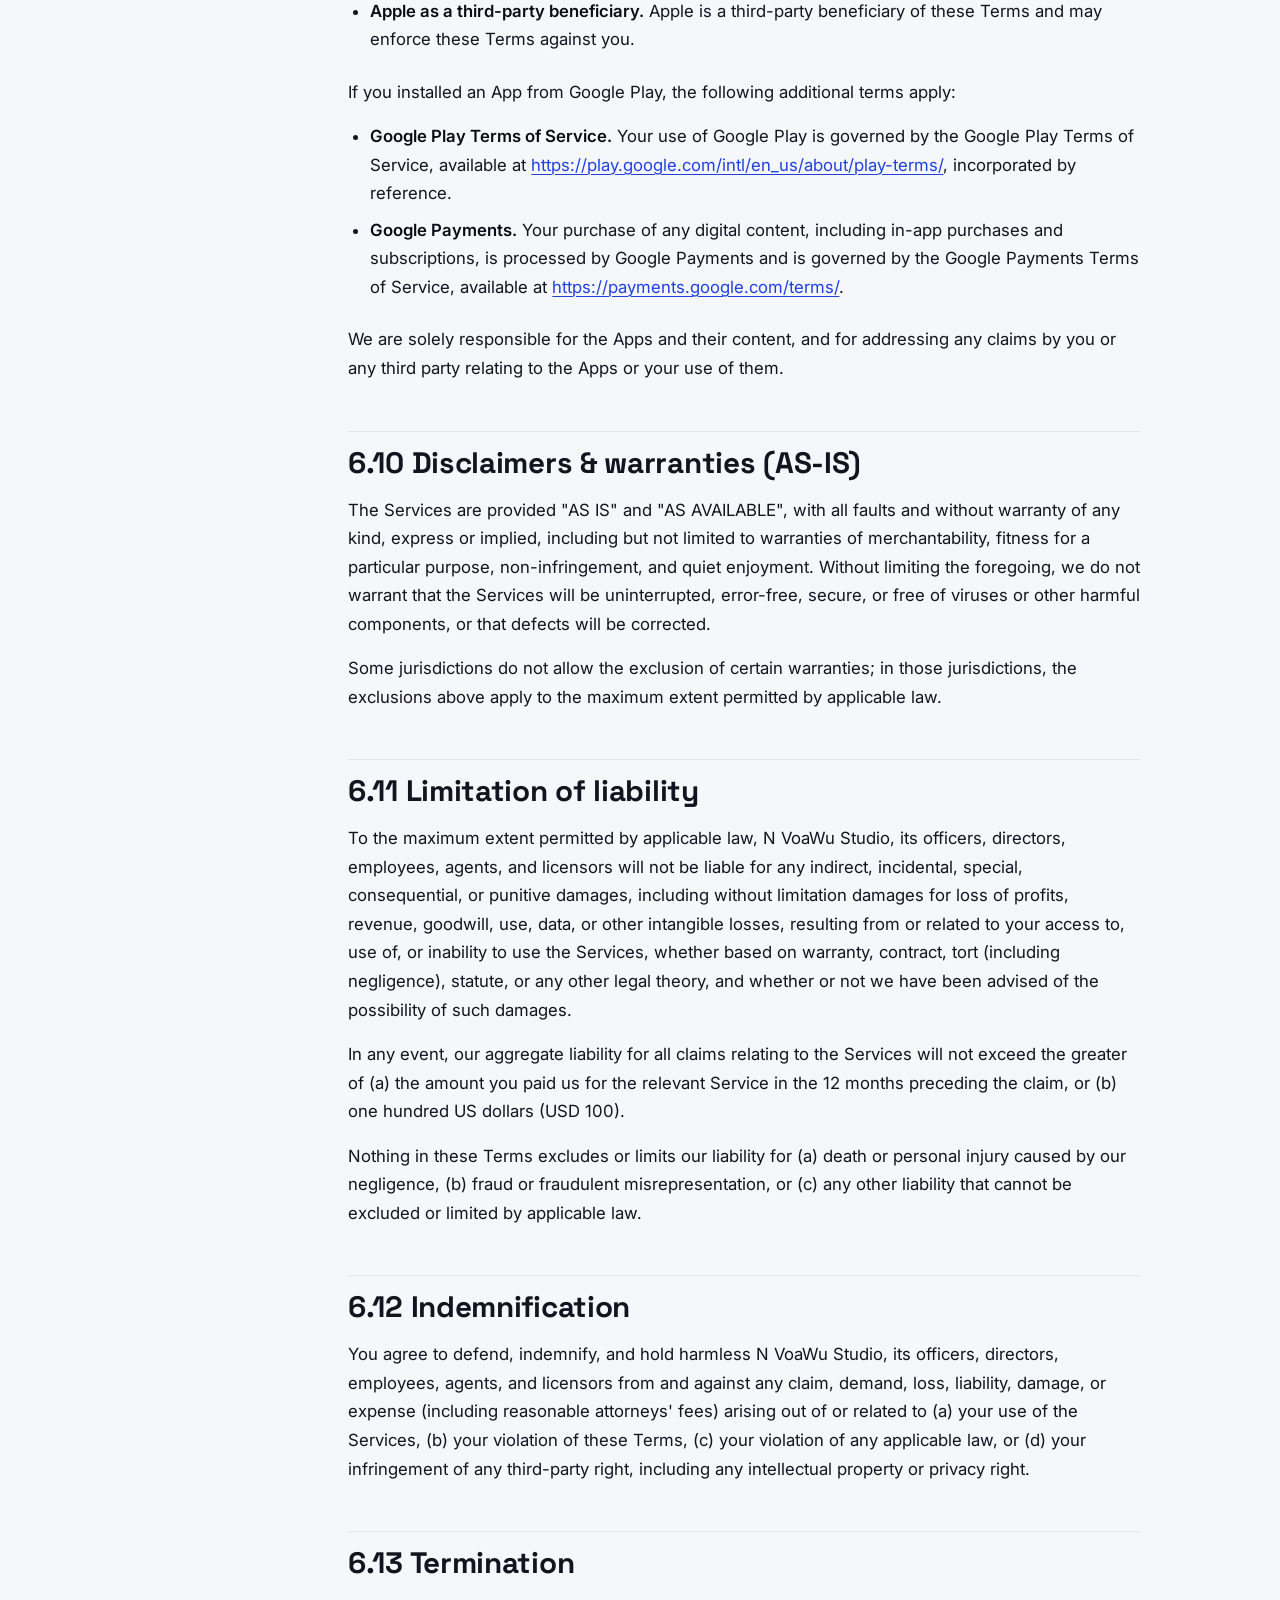
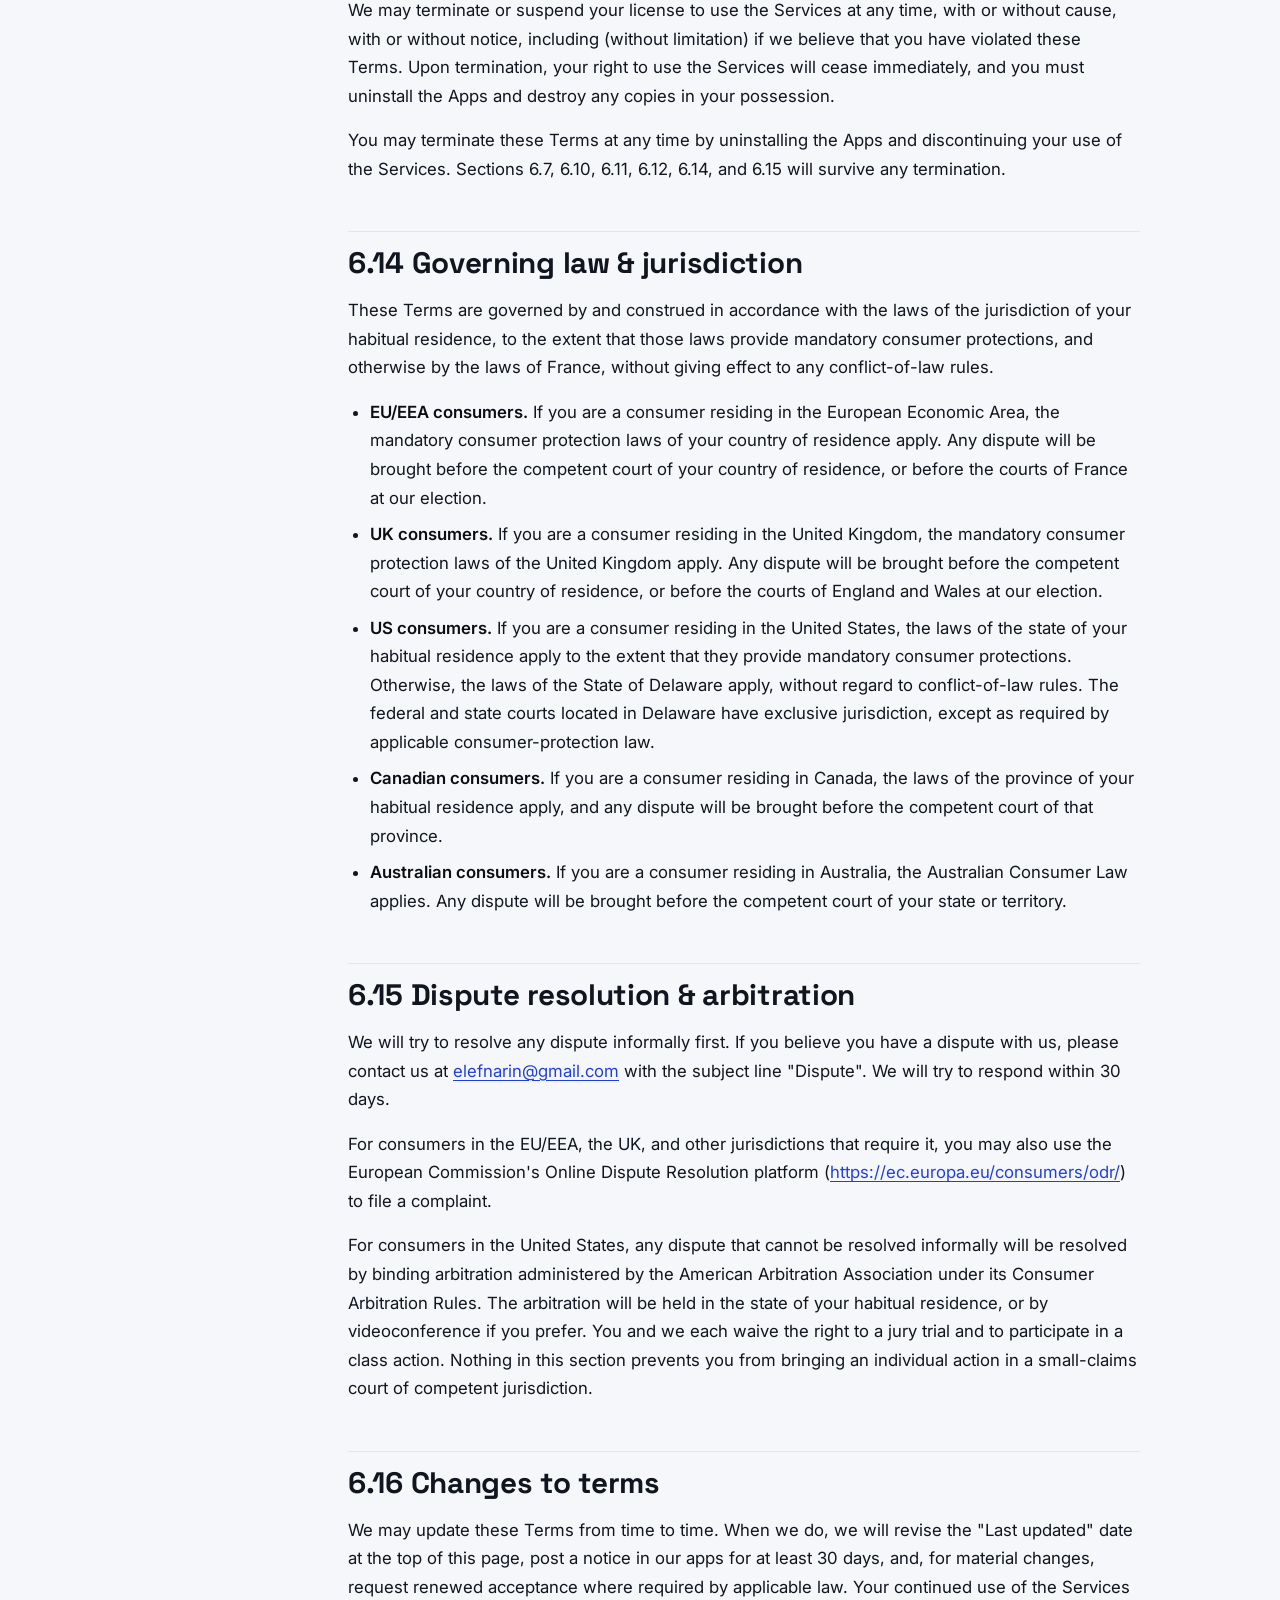
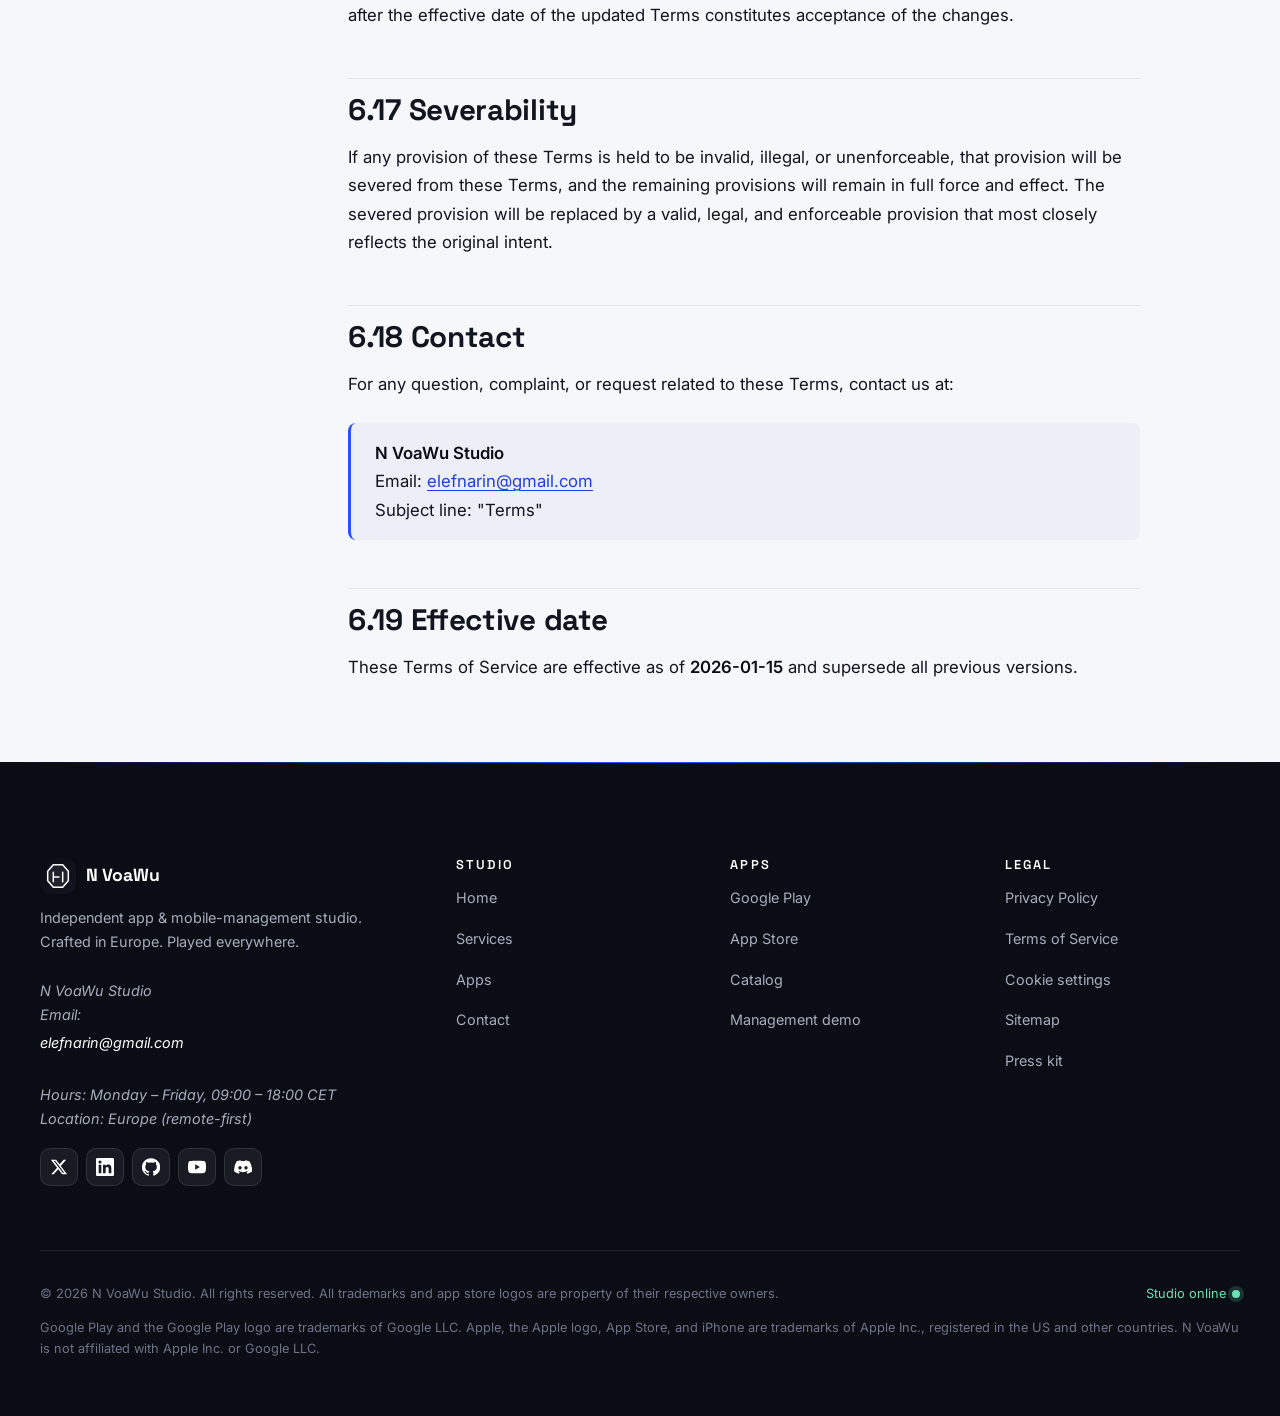
<file: terms.html>
﻿<!DOCTYPE html>
<html lang="en">
<head>
  <meta charset="UTF-8" />
  <meta name="viewport" content="width=device-width, initial-scale=1, viewport-fit=cover" />
  <meta name="theme-color" content="#0A0D14" />
  <title>Terms of Service — N VoaWu Studio</title>
  <meta name="description" content="The terms that govern your use of N VoaWu websites and mobile applications, including advertising, in-app purchases, and app-store specific clauses." />
  <link rel="canonical" href="https://nvoawu.com/terms.html" />
  <meta name="robots" content="index, follow, max-image-preview:large, max-snippet:-1" />
  <meta name="author" content="N VoaWu Studio" />

  <link rel="icon" type="image/svg+xml" href="images/favicon.svg" />
  <link rel="apple-touch-icon" href="images/favicon.svg" />
  <link rel="manifest" href="manifest.json" />

  <meta property="og:site_name" content="N VoaWu Studio" />
  <meta property="og:locale" content="en_US" />
  <meta property="og:type" content="article" />
  <meta property="og:title" content="Terms of Service — N VoaWu Studio" />
  <meta property="og:description" content="The terms that govern your use of N VoaWu websites and mobile applications, including advertising, in-app purchases, and app-store specific clauses." />
  <meta property="og:url" content="https://nvoawu.com/terms.html" />
  <meta property="og:image" content="https://nvoawu.com/images/og-cover.png" />
  <meta property="og:image:width" content="1200" />
  <meta property="og:image:height" content="630" />
  <meta property="og:image:alt" content="N VoaWu Studio — Terms of Service" />

  <meta name="twitter:card" content="summary_large_image" />
  <meta name="twitter:site" content="@nvoawu" />
  <meta name="twitter:creator" content="@nvoawu" />
  <meta name="twitter:title" content="Terms of Service — N VoaWu Studio" />
  <meta name="twitter:description" content="The terms that govern your use of N VoaWu websites and mobile applications, including advertising and in-app purchases." />
  <meta name="twitter:image" content="https://nvoawu.com/images/og-cover.png" />
  <meta name="twitter:image:alt" content="N VoaWu Studio — Terms of Service" />

  <link rel="preconnect" href="https://fonts.googleapis.com" />
  <link rel="preconnect" href="https://fonts.gstatic.com" crossorigin />
  <link rel="stylesheet" href="https://fonts.googleapis.com/css2?family=Inter:wght@400;500;600;700&amp;family=Space+Grotesk:wght@500;600;700&amp;display=swap" />
  <link rel="stylesheet" href="css/tokens.css" />
  <link rel="stylesheet" href="css/base.css" />
  <link rel="stylesheet" href="css/components.css" />
  <link rel="stylesheet" href="css/animations.css" />
  <link rel="stylesheet" href="css/pages.css" />
  <link rel="stylesheet" href="css/legal.css" />

  <script type="application/ld+json">
  {
    "@context": "https://schema.org",
    "@type": "Organization",
    "name": "N VoaWu Studio",
    "url": "https://nvoawu.com/",
    "logo": "https://nvoawu.com/images/logo.svg",
    "description": "Independent European studio building casual games, everyday utility apps, and a mobile management suite.",
    "email": "elefnarin@gmail.com",
    "sameAs": [
      "https://twitter.com/nvoawu",
      "https://www.linkedin.com/company/nvoawu",
      "https://github.com/elefnarin-ship-it",
      "https://www.youtube.com/@nvoawu",
      "https://discord.gg/nvoawu"
    ]
  }
  </script>

  <script type="application/ld+json">
  {
    "@context": "https://schema.org",
    "@type": "BreadcrumbList",
    "itemListElement": [
      { "@type": "ListItem", "position": 1, "name": "Home", "item": "https://nvoawu.com/" },
      { "@type": "ListItem", "position": 2, "name": "Terms of Service", "item": "https://nvoawu.com/terms.html" }
    ]
  }
  </script>
</head>
<body class="legal">
  <a class="skip-link" href="#main">Skip to main content</a>

  <header class="site-header" role="banner">
    <div class="container site-header__inner">
      <a class="site-header__brand" href="/" aria-label="N VoaWu Studio — home">
        <span class="site-header__logo" aria-hidden="true">
          <svg viewBox="0 0 32 32" fill="none" xmlns="http://www.w3.org/2000/svg">
            <path d="M5 11 L11 4 L21 4 L27 11 L27 21 L21 28 L11 28 L5 21 Z" stroke="currentColor" stroke-width="1.6" stroke-linejoin="round" fill="rgba(255,255,255,0.08)"/>
            <path d="M11 12 L11 22 M11 17 L17 17 M21 12 L21 22" stroke="currentColor" stroke-width="1.6" stroke-linecap="round"/>
            <circle cx="22.5" cy="9.5" r="1.2" fill="currentColor"/>
          </svg>
        </span>
        <span>
          <span class="site-header__wordmark">N VoaWu</span>
          <span class="site-header__wordmark--sub">Studio</span>
        </span>
      </a>

      <nav class="nav" aria-label="Primary">
        <button class="nav__toggle" type="button" aria-controls="primary-nav" aria-expanded="false" aria-label="Toggle menu">
          <svg aria-hidden="true" focusable="false"><use href="images/icons.svg#icon-menu" /></svg>
        </button>
        <ul id="primary-nav" class="nav__list">
          <li><a class="nav__link" href="/">Home</a></li>
          <li><a class="nav__link" href="services.html">Services</a></li>
          <li><a class="nav__link" href="/#our-apps">Apps</a></li>
          <li><a class="nav__link" href="contact.html">Contact</a></li>
          <li class="nav__cta"><a class="btn btn--accent btn--magnetic" href="contact.html#quote">Get a quote<span aria-hidden="true"><svg viewBox="0 0 24 24" width="14" height="14"><use href="images/icons.svg#icon-arrow-right" /></svg></span></a></li>
        </ul>
      </nav>
    </div>
  </header>

  <main id="main">
    <section class="legal__hero">
      <div class="container">
        <span class="legal__eyebrow">Legal</span>
        <h1 class="legal__title">Terms of Service</h1>
        <p class="legal__meta">
          <span>Effective date: <strong>2026-01-15</strong></span>
          <span>Last updated: <strong>2026-01-15</strong></span>
        </p>
      </div>
    </section>

    <section class="legal__body">
      <div class="container">
        <div class="legal__layout">
          <aside class="legal__toc" aria-label="Table of contents">
            <details open>
              <summary><h2 style="margin: 0; font-size: var(--fs-xs); display: inline;">On this page</h2></summary>
              <ul class="legal__toc-list">
                <li><a href="#acceptance">6.1 Acceptance of terms</a></li>
                <li><a href="#eligibility">6.2 Eligibility &amp; age</a></li>
                <li><a href="#license">6.3 Account &amp; license grants for the Apps</a></li>
                <li><a href="#acceptable-use">6.4 Acceptable use</a></li>
                <li><a href="#purchases">6.5 In-app purchases, subscriptions, virtual items, refunds</a></li>
                <li><a href="#ads">6.6 Advertising rules</a></li>
                <li><a href="#ip">6.7 Intellectual property</a></li>
                <li><a href="#third-party">6.8 Third-party services &amp; links</a></li>
                <li><a href="#app-store">6.9 App store specific terms</a></li>
                <li><a href="#disclaimers">6.10 Disclaimers &amp; warranties (AS-IS)</a></li>
                <li><a href="#liability">6.11 Limitation of liability</a></li>
                <li><a href="#indemnification">6.12 Indemnification</a></li>
                <li><a href="#termination">6.13 Termination</a></li>
                <li><a href="#governing-law">6.14 Governing law &amp; jurisdiction</a></li>
                <li><a href="#disputes">6.15 Dispute resolution &amp; arbitration</a></li>
                <li><a href="#changes">6.16 Changes to terms</a></li>
                <li><a href="#severability">6.17 Severability</a></li>
                <li><a href="#contact">6.18 Contact</a></li>
                <li><a href="#effective">6.19 Effective date</a></li>
              </ul>
            </details>
          </aside>

          <article class="legal__content">
            <p>
              These Terms of Service ("Terms") govern your access to and use
              of the N VoaWu Studio website at <a href="https://nvoawu.com">https://nvoawu.com</a> (the
              "Website") and every mobile application published by N VoaWu
              Studio on Google Play or the Apple App Store (the "Apps"). The
              Website and the Apps are collectively referred to as the
              "Services". By installing, accessing, or using any of the
              Services, you agree to these Terms. If you do not agree, please
              do not install or use the Services.
            </p>

            <h2 id="acceptance">6.1 Acceptance of terms</h2>
            <p>
              By installing an App, creating an account, or using the Website,
              you confirm that you have read, understood, and agreed to these
              Terms and to our Privacy Policy. If you are accepting these
              Terms on behalf of an organization (for example, your employer),
              you represent that you have the authority to bind that
              organization, in which case "you" refers to that organization.
            </p>

            <h2 id="eligibility">6.2 Eligibility &amp; age</h2>
            <p>
              You must be at least the minimum age required by your
              jurisdiction to use the Services: 16 in the EEA and the UK, 13
              in the United States, and the higher of 13 or the local minimum
              in every other market. If you are below the applicable minimum
              age, you may use the Services only with the verifiable consent
              of a parent or legal guardian. Parents and guardians who permit
              a minor to use the Services are responsible for the minor's
              use of the Services.
            </p>
            <p>
              You represent that you are not located in a jurisdiction that
              sanctions the use of the Services or that prohibits the use of
              similar software, and that you are not on any list of denied
              parties maintained by the United States, the European Union,
              the United Kingdom, or any other applicable authority.
            </p>

            <h2 id="license">6.3 Account &amp; license grants for the Apps</h2>
            <p>
              Subject to your acceptance of these Terms, N VoaWu grants you a
              limited, non-exclusive, non-transferable, revocable license to
              install and use the Apps on a device that you own or control,
              solely for your personal, non-commercial use (or, for the
              mobile management app, for the internal business use of the
              organization that licensed it).
            </p>
            <p>
              For free Apps, the license is royalty-free. For paid Apps or
              in-app purchases, additional license terms apply as described
              in Section 6.5. We may, at our sole discretion, distribute
              updates, patches, and new versions of the Apps. These Terms
              apply to all such updates unless the update is accompanied by
              a separate license, in which case that separate license will
              govern.
            </p>
            <p>
              You may not sublicense, resell, lease, rent, or otherwise
              commercially exploit the Apps. You may not reverse engineer,
              decompile, or disassemble the Apps except to the extent that
              such restriction is prohibited by applicable law.
            </p>

            <h2 id="acceptable-use">6.4 Acceptable use</h2>
            <p>When using the Services, you agree not to:</p>
            <ul>
              <li>Use the Services for any unlawful purpose, or in violation of any applicable local, state, national, or international law or regulation.</li>
              <li>Impersonate any person or entity, or falsely state or otherwise misrepresent your affiliation with a person or entity.</li>
              <li>Interfere with or disrupt the Services, the servers or networks connected to the Services, or any security or authentication measure.</li>
              <li>Attempt to gain unauthorized access to any portion of the Services, other accounts, computer systems, or networks connected to the Services.</li>
              <li>Use any robot, spider, scraper, or other automated means to access the Services for any purpose without our prior written consent, or to bypass any technical measures we use to detect automated access.</li>
              <li>Upload or transmit viruses, malware, or any other type of malicious code, or any content that is infringing, defamatory, obscene, harassing, or otherwise objectionable.</li>
              <li>Use the Services in any way that could damage, disable, overburden, or impair the Services or interfere with any other party's use of the Services.</li>
              <li>Attempt to bypass, disable, or otherwise interfere with any advertising, frequency-capping, or revenue-protection mechanism in any of the Apps.</li>
            </ul>

            <h2 id="purchases">6.5 In-app purchases, subscriptions, virtual items, refunds</h2>
            <p>
              Some Apps offer in-app purchases, including one-time
              purchases of virtual items, consumables, or permanent upgrades,
              and recurring subscriptions. In-app purchases are processed
              through the platform payment system — Google Play Billing for
              Android, and Apple In-App Purchase for iOS. By initiating an
              in-app purchase, you authorize the platform to charge your
              linked payment method.
            </p>
            <p><strong>Pricing.</strong> Prices are displayed in the App and may vary by country. Local taxes (VAT, GST, sales tax) are added at checkout where applicable.</p>
            <p><strong>Subscriptions.</strong> Subscriptions automatically renew for the same period at the then-current price unless you cancel at least 24 hours before the end of the current period. You can manage and cancel subscriptions from your Google Play or App Store account settings.</p>
            <p><strong>Virtual items.</strong> Virtual items purchased in a game have no real-world value, are non-transferable, and are not redeemable for cash, except where required by applicable law.</p>
            <p><strong>Free trials.</strong> If a subscription includes a free trial, you will be charged at the end of the trial unless you cancel before the end of the trial. If you cancel during the trial, you will not be charged.</p>
            <p><strong>Refunds.</strong> Refunds are handled by the platform — Google Play or the App Store — and are subject to the platform's own refund policy. We do not process refunds directly. Where required by applicable law (for example, the EU Consumer Rights Directive), you may withdraw from a digital purchase within 14 days by contacting us at <a href="mailto:elefnarin@gmail.com?subject=Refund%20request">elefnarin@gmail.com</a> before downloading or streaming any digital content, or by requesting deletion of the unused content.</p>

            <h2 id="ads">6.6 Advertising rules</h2>
            <p>
              You acknowledge that the free Apps display advertising
              served by Google AdMob and the ad mediation partners listed
              in our Privacy Policy (Section 5.5), including but not
              limited to:
            </p>
            <ul>
              <li><strong>Splash ads</strong> (app-open format) at app launch.</li>
              <li><strong>Rewarded video ads</strong> in exchange for in-app rewards.</li>
              <li><strong>Interstitial ads</strong> at natural transition points.</li>
              <li><strong>Banner ads</strong> at the top or bottom of the screen.</li>
            </ul>
            <p>
              You agree to receive these ads as a condition of using the
              free Apps. You agree not to:
            </p>
            <ul>
              <li>Use any ad-blocking, anti-ad, or developer-mode feature that bypasses, hides, or interferes with the display or measurement of ads.</li>
              <li>Tap, swipe, or interact with ads in any automated or fraudulent way (including "click injection" or "click flooding"), or encourage any third party to do so.</li>
              <li>Use the free Apps for the primary purpose of generating fraudulent ad impressions or clicks.</li>
            </ul>
            <p>
              We may, at our sole discretion, limit or remove advertising
              in exchange for a paid upgrade, a subscription, or any other
              mechanism that we make available. The presence or absence of
              ads in any App may change over time.
            </p>

            <h2 id="ip">6.7 Intellectual property</h2>
            <p>
              The Services, including all source code, object code, design,
              graphics, illustrations, mascots, copy, sound recordings,
              musical compositions, and other content, are owned by N
              VoaWu Studio or licensed from third parties and are protected
              by copyright, trademark, and other intellectual property
              laws.
            </p>
            <p>
              The N VoaWu name, the N VoaWu logo, the studio mascots, and
              the names of the Apps are trademarks of N VoaWu Studio. You
              may not use these marks without our prior written consent,
              except as permitted by applicable law (for example, to refer
              to the Apps in good faith and without implying endorsement).
            </p>
            <p>
              You retain all rights to the content you submit to the
              Services (for example, support messages, photos uploaded
              inside a management app, or community posts). You grant N
              VoaWu a worldwide, non-exclusive, royalty-free, transferable
              license to use, reproduce, modify, and display that content
              solely to operate and improve the Services.
            </p>

            <h2 id="third-party">6.8 Third-party services &amp; links</h2>
            <p>
              The Services may contain links to third-party websites,
              applications, or services that we do not control, including
              the Google Play Store, the Apple App Store, and the websites
              of the ad partners listed in our Privacy Policy. We are not
              responsible for the content, policies, or practices of any
              third party. We encourage you to read the terms and privacy
              policies of every third-party service you use.
            </p>

            <h2 id="app-store">6.9 App store specific terms</h2>
            <p>If you installed an App from the Apple App Store, the following additional terms apply:</p>
            <ul>
              <li><strong>Apple Licensed Application End User License Agreement.</strong> The license to use the App is the license set out in the Apple Licensed Application End User License Agreement ("LAEULA"), incorporated into these Terms by reference. In the event of any conflict between these Terms and the LAEULA, the LAEULA will control with respect to your use of Apps installed from the Apple App Store.</li>
              <li><strong>Apple Media Services Terms and Conditions.</strong> Your purchase of any digital content, including in-app purchases and subscriptions, is governed by the Apple Media Services Terms and Conditions, available at <a href="https://www.apple.com/legal/internet-services/itunes/">https://www.apple.com/legal/internet-services/itunes/</a>, incorporated by reference.</li>
              <li><strong>Apple as a third-party beneficiary.</strong> Apple is a third-party beneficiary of these Terms and may enforce these Terms against you.</li>
            </ul>
            <p>If you installed an App from Google Play, the following additional terms apply:</p>
            <ul>
              <li><strong>Google Play Terms of Service.</strong> Your use of Google Play is governed by the Google Play Terms of Service, available at <a href="https://play.google.com/intl/en_us/about/play-terms/">https://play.google.com/intl/en_us/about/play-terms/</a>, incorporated by reference.</li>
              <li><strong>Google Payments.</strong> Your purchase of any digital content, including in-app purchases and subscriptions, is processed by Google Payments and is governed by the Google Payments Terms of Service, available at <a href="https://payments.google.com/terms/">https://payments.google.com/terms/</a>.</li>
            </ul>
            <p>
              We are solely responsible for the Apps and their content,
              and for addressing any claims by you or any third party
              relating to the Apps or your use of them.
            </p>

            <h2 id="disclaimers">6.10 Disclaimers &amp; warranties (AS-IS)</h2>
            <p>
              The Services are provided "AS IS" and "AS AVAILABLE", with
              all faults and without warranty of any kind, express or
              implied, including but not limited to warranties of
              merchantability, fitness for a particular purpose,
              non-infringement, and quiet enjoyment. Without limiting the
              foregoing, we do not warrant that the Services will be
              uninterrupted, error-free, secure, or free of viruses or
              other harmful components, or that defects will be
              corrected.
            </p>
            <p>
              Some jurisdictions do not allow the exclusion of certain
              warranties; in those jurisdictions, the exclusions above
              apply to the maximum extent permitted by applicable law.
            </p>

            <h2 id="liability">6.11 Limitation of liability</h2>
            <p>
              To the maximum extent permitted by applicable law, N VoaWu
              Studio, its officers, directors, employees, agents, and
              licensors will not be liable for any indirect, incidental,
              special, consequential, or punitive damages, including
              without limitation damages for loss of profits, revenue,
              goodwill, use, data, or other intangible losses, resulting
              from or related to your access to, use of, or inability to
              use the Services, whether based on warranty, contract, tort
              (including negligence), statute, or any other legal theory,
              and whether or not we have been advised of the possibility
              of such damages.
            </p>
            <p>
              In any event, our aggregate liability for all claims
              relating to the Services will not exceed the greater of (a)
              the amount you paid us for the relevant Service in the 12
              months preceding the claim, or (b) one hundred US dollars
              (USD 100).
            </p>
            <p>
              Nothing in these Terms excludes or limits our liability
              for (a) death or personal injury caused by our negligence,
              (b) fraud or fraudulent misrepresentation, or (c) any other
              liability that cannot be excluded or limited by applicable
              law.
            </p>

            <h2 id="indemnification">6.12 Indemnification</h2>
            <p>
              You agree to defend, indemnify, and hold harmless N VoaWu
              Studio, its officers, directors, employees, agents, and
              licensors from and against any claim, demand, loss,
              liability, damage, or expense (including reasonable
              attorneys' fees) arising out of or related to (a) your use
              of the Services, (b) your violation of these Terms, (c)
              your violation of any applicable law, or (d) your
              infringement of any third-party right, including any
              intellectual property or privacy right.
            </p>

            <h2 id="termination">6.13 Termination</h2>
            <p>
              We may terminate or suspend your license to use the Services
              at any time, with or without cause, with or without notice,
              including (without limitation) if we believe that you have
              violated these Terms. Upon termination, your right to use
              the Services will cease immediately, and you must uninstall
              the Apps and destroy any copies in your possession.
            </p>
            <p>
              You may terminate these Terms at any time by uninstalling
              the Apps and discontinuing your use of the Services.
              Sections 6.7, 6.10, 6.11, 6.12, 6.14, and 6.15 will survive
              any termination.
            </p>

            <h2 id="governing-law">6.14 Governing law &amp; jurisdiction</h2>
            <p>
              These Terms are governed by and construed in accordance
              with the laws of the jurisdiction of your habitual
              residence, to the extent that those laws provide mandatory
              consumer protections, and otherwise by the laws of France,
              without giving effect to any conflict-of-law rules.
            </p>
            <ul>
              <li><strong>EU/EEA consumers.</strong> If you are a consumer residing in the European Economic Area, the mandatory consumer protection laws of your country of residence apply. Any dispute will be brought before the competent court of your country of residence, or before the courts of France at our election.</li>
              <li><strong>UK consumers.</strong> If you are a consumer residing in the United Kingdom, the mandatory consumer protection laws of the United Kingdom apply. Any dispute will be brought before the competent court of your country of residence, or before the courts of England and Wales at our election.</li>
              <li><strong>US consumers.</strong> If you are a consumer residing in the United States, the laws of the state of your habitual residence apply to the extent that they provide mandatory consumer protections. Otherwise, the laws of the State of Delaware apply, without regard to conflict-of-law rules. The federal and state courts located in Delaware have exclusive jurisdiction, except as required by applicable consumer-protection law.</li>
              <li><strong>Canadian consumers.</strong> If you are a consumer residing in Canada, the laws of the province of your habitual residence apply, and any dispute will be brought before the competent court of that province.</li>
              <li><strong>Australian consumers.</strong> If you are a consumer residing in Australia, the Australian Consumer Law applies. Any dispute will be brought before the competent court of your state or territory.</li>
            </ul>

            <h2 id="disputes">6.15 Dispute resolution &amp; arbitration</h2>
            <p>
              We will try to resolve any dispute informally first. If you
              believe you have a dispute with us, please contact us at
              <a href="mailto:elefnarin@gmail.com?subject=Dispute">elefnarin@gmail.com</a> with the subject line "Dispute". We
              will try to respond within 30 days.
            </p>
            <p>
              For consumers in the EU/EEA, the UK, and other jurisdictions
              that require it, you may also use the European Commission's
              Online Dispute Resolution platform
              (<a href="https://ec.europa.eu/consumers/odr/">https://ec.europa.eu/consumers/odr/</a>) to file a complaint.
            </p>
            <p>
              For consumers in the United States, any dispute that cannot
              be resolved informally will be resolved by binding
              arbitration administered by the American Arbitration
              Association under its Consumer Arbitration Rules. The
              arbitration will be held in the state of your habitual
              residence, or by videoconference if you prefer. You and we
              each waive the right to a jury trial and to participate in
              a class action. Nothing in this section prevents you from
              bringing an individual action in a small-claims court of
              competent jurisdiction.
            </p>

            <h2 id="changes">6.16 Changes to terms</h2>
            <p>
              We may update these Terms from time to time. When we do, we
              will revise the "Last updated" date at the top of this page,
              post a notice in our apps for at least 30 days, and, for
              material changes, request renewed acceptance where
              required by applicable law. Your continued use of the
              Services after the effective date of the updated Terms
              constitutes acceptance of the changes.
            </p>

            <h2 id="severability">6.17 Severability</h2>
            <p>
              If any provision of these Terms is held to be invalid,
              illegal, or unenforceable, that provision will be severed
              from these Terms, and the remaining provisions will remain
              in full force and effect. The severed provision will be
              replaced by a valid, legal, and enforceable provision that
              most closely reflects the original intent.
            </p>

            <h2 id="contact">6.18 Contact</h2>
            <p>For any question, complaint, or request related to these Terms, contact us at:</p>
            <blockquote>
              <p>
                <strong>N VoaWu Studio</strong><br />
                Email: <a href="mailto:elefnarin@gmail.com?subject=Terms">elefnarin@gmail.com</a><br />
                Subject line: "Terms"
              </p>
            </blockquote>

            <h2 id="effective">6.19 Effective date</h2>
            <p>These Terms of Service are effective as of <strong>2026-01-15</strong> and supersede all previous versions.</p>
          </article>
        </div>
      </div>
    </section>
  </main>

  <!-- FOOTER -->
  <footer class="site-footer" role="contentinfo">
    <div class="container">
      <div class="footer__grid">
        <div>
          <a class="footer__brand" href="/">
            <span class="site-header__logo" aria-hidden="true">
              <svg viewBox="0 0 32 32" fill="none" xmlns="http://www.w3.org/2000/svg">
                <path d="M5 11 L11 4 L21 4 L27 11 L27 21 L21 28 L11 28 L5 21 Z" stroke="currentColor" stroke-width="1.6" stroke-linejoin="round" fill="rgba(255,255,255,0.08)"/>
                <path d="M11 12 L11 22 M11 17 L17 17 M21 12 L21 22" stroke="currentColor" stroke-width="1.6" stroke-linecap="round"/>
              </svg>
            </span>
            N VoaWu
          </a>
          <p class="footer__tagline">Independent app &amp; mobile-management studio. Crafted in Europe. Played everywhere.</p>
          <address class="footer__contact">
            N VoaWu Studio<br />
            Email: <a href="mailto:elefnarin@gmail.com">elefnarin@gmail.com</a><br />
            Hours: Monday – Friday, 09:00 – 18:00 CET<br />
            Location: Europe (remote-first)
          </address>
          <div class="footer__socials">
            <a class="footer__social" href="https://twitter.com/nvoawu" target="_blank" rel="noopener noreferrer" aria-label="N VoaWu on Twitter / X"><svg viewBox="0 0 24 24" fill="currentColor" aria-hidden="true"><path d="M18.244 2.25h3.308l-7.227 8.26 8.502 11.24H16.17l-5.214-6.817L4.99 21.75H1.68l7.73-8.835L1.254 2.25H8.08l4.713 6.231 5.451-6.231zm-1.161 17.52h1.833L7.084 4.126H5.117l11.966 15.644z"/></svg></a>
            <a class="footer__social" href="https://www.linkedin.com/company/nvoawu" target="_blank" rel="noopener noreferrer" aria-label="N VoaWu on LinkedIn"><svg viewBox="0 0 24 24" fill="currentColor" aria-hidden="true"><path d="M20.45 20.45h-3.55v-5.57c0-1.33-.03-3.04-1.85-3.04-1.85 0-2.14 1.45-2.14 2.94v5.67H9.36V9h3.41v1.56h.05c.47-.9 1.64-1.85 3.37-1.85 3.6 0 4.26 2.37 4.26 5.45v6.29zM5.34 7.43a2.06 2.06 0 1 1 0-4.13 2.06 2.06 0 0 1 0 4.13zM7.12 20.45H3.56V9h3.56v11.45zM22.22 0H1.77C.79 0 0 .77 0 1.72v20.56C0 23.23.79 24 1.77 24h20.45c.98 0 1.78-.77 1.78-1.72V1.72C24 .77 23.2 0 22.22 0z"/></svg></a>
            <a class="footer__social" href="https://github.com/elefnarin-ship-it" target="_blank" rel="noopener noreferrer" aria-label="N VoaWu on GitHub"><svg viewBox="0 0 24 24" fill="currentColor" aria-hidden="true"><path d="M12 .3a12 12 0 0 0-3.79 23.4c.6.11.82-.26.82-.58v-2c-3.34.73-4.04-1.61-4.04-1.61-.55-1.4-1.34-1.77-1.34-1.77-1.1-.75.08-.73.08-.73 1.21.09 1.85 1.25 1.85 1.25 1.08 1.85 2.83 1.32 3.52 1.01.11-.78.42-1.32.77-1.62-2.67-.3-5.47-1.34-5.47-5.95 0-1.32.47-2.4 1.24-3.25-.13-.31-.54-1.54.11-3.2 0 0 1.01-.32 3.31 1.24a11.5 11.5 0 0 1 6.02 0c2.3-1.56 3.31-1.24 3.31-1.24.65 1.66.24 2.89.12 3.2.77.85 1.23 1.93 1.23 3.25 0 4.62-2.8 5.64-5.47 5.94.43.37.81 1.1.81 2.22v3.29c0 .32.22.7.82.58A12 12 0 0 0 12 .3z"/></svg></a>
            <a class="footer__social" href="https://www.youtube.com/@nvoawu" target="_blank" rel="noopener noreferrer" aria-label="N VoaWu on YouTube"><svg viewBox="0 0 24 24" fill="currentColor" aria-hidden="true"><path d="M23.5 6.2a3 3 0 0 0-2.1-2.1C19.5 3.6 12 3.6 12 3.6s-7.5 0-9.4.5A3 3 0 0 0 .5 6.2 31 31 0 0 0 0 12a31 31 0 0 0 .5 5.8 3 3 0 0 0 2.1 2.1c1.9.5 9.4.5 9.4.5s7.5 0 9.4-.5a3 3 0 0 0 2.1-2.1A31 31 0 0 0 24 12a31 31 0 0 0-.5-5.8zM9.6 15.6V8.4l6.2 3.6-6.2 3.6z"/></svg></a>
            <a class="footer__social" href="https://discord.gg/nvoawu" target="_blank" rel="noopener noreferrer" aria-label="N VoaWu on Discord"><svg viewBox="0 0 24 24" fill="currentColor" aria-hidden="true"><path d="M20.32 4.37a19.7 19.7 0 0 0-4.93-1.52.07.07 0 0 0-.08.04 13.7 13.7 0 0 0-.6 1.24 18.27 18.27 0 0 0-5.42 0 12.7 12.7 0 0 0-.61-1.24.07.07 0 0 0-.08-.04 19.7 19.7 0 0 0-4.93 1.52.07.07 0 0 0-.03.03A20.27 20.27 0 0 0 .27 17.86a.08.08 0 0 0 .03.06 19.9 19.9 0 0 0 6 3.04.08.08 0 0 0 .08-.03 14.2 14.2 0 0 0 1.23-2 .08.08 0 0 0-.04-.1 13.1 13.1 0 0 1-1.87-.9.08.08 0 0 1 0-.13c.13-.1.25-.2.37-.3a.08.08 0 0 1 .08-.01 14.18 14.18 0 0 0 12.06 0 .08.08 0 0 1 .08.01c.12.1.24.2.37.3a.08.08 0 0 1 0 .13 12.4 12.4 0 0 1-1.87.9.08.08 0 0 0-.04.1 16.13 16.13 0 0 0 1.23 2 .08.08 0 0 0 .08.03 19.85 19.85 0 0 0 6-3.04.08.08 0 0 0 .03-.06 20.04 20.04 0 0 0-3.66-13.46.06.06 0 0 0-.03-.03zM8.02 15.34c-1.18 0-2.16-1.08-2.16-2.4 0-1.33.96-2.4 2.16-2.4 1.21 0 2.18 1.09 2.16 2.4 0 1.32-.96 2.4-2.16 2.4zm7.97 0c-1.18 0-2.16-1.08-2.16-2.4 0-1.33.96-2.4 2.16-2.4 1.21 0 2.18 1.09 2.16 2.4 0 1.32-.95 2.4-2.16 2.4z"/></svg></a>
          </div>
        </div>

        <div class="footer__col">
          <h3>Studio</h3>
          <ul class="footer__list">
            <li><a href="/">Home</a></li>
            <li><a href="services.html">Services</a></li>
            <li><a href="/#our-apps">Apps</a></li>
            <li><a href="contact.html">Contact</a></li>
          </ul>
        </div>

        <div class="footer__col">
          <h3>Apps</h3>
          <ul class="footer__list">
            <li><a href="https://play.google.com/store/apps/dev?id=0000000000000000000" target="_blank" rel="noopener noreferrer">Google Play</a></li>
            <li><a href="https://apps.apple.com/developer/n-voawu-studio/id000000000" target="_blank" rel="noopener noreferrer">App Store</a></li>
            <li><a href="/#our-apps">Catalog</a></li>
            <li><a href="contact.html#demo">Management demo</a></li>
          </ul>
        </div>

        <div class="footer__col">
          <h3>Legal</h3>
          <ul class="footer__list">
            <li><a href="privacy.html">Privacy Policy</a></li>
            <li><a href="terms.html">Terms of Service</a></li>
            <li><a href="#" data-cookie-open>Cookie settings</a></li>
            <li><a href="sitemap.xml">Sitemap</a></li>
            <li><a href="press.html" rel="nofollow">Press kit</a></li>
          </ul>
        </div>
      </div>

      <div class="footer__bottom">
        <div>
          © 2026 N VoaWu Studio. All rights reserved. All trademarks and app store logos are property of their respective owners.
        </div>
        <div class="footer__status">
          Studio online <span class="dot" aria-hidden="true"></span>
        </div>
      </div>
      <p style="font-size: var(--fs-xs); color: var(--color-steel-400); margin-top: var(--space-3); line-height: var(--lh-loose);">
        Google Play and the Google Play logo are trademarks of Google LLC. Apple, the Apple logo, App Store, and iPhone are trademarks of Apple Inc., registered in the US and other countries. N VoaWu is not affiliated with Apple Inc. or Google LLC.
      </p>
    </div>
  </footer>

  <aside class="cookie-banner" role="dialog" aria-label="Cookie consent" aria-live="polite">
    <button class="cookie-banner__close" type="button" data-cookie-close aria-label="Close cookie banner">
      <svg viewBox="0 0 24 24" aria-hidden="true"><use href="images/icons.svg#icon-close" /></svg>
    </button>
    <h3>🍪 A note on cookies</h3>
    <p>We use a couple of strictly necessary cookies to keep this site working, and an optional cookie to remember your theme. No marketing, no third-party trackers. You can change your mind any time.</p>
    <div class="cookie-banner__actions">
      <button class="btn btn--accent" type="button" data-cookie-accept>Accept all</button>
      <button class="btn btn--ghost" type="button" data-cookie-decline style="--btn-bg: transparent; --btn-fg: #fff; --btn-bd: rgba(255,255,255,0.4);">Only essential</button>
    </div>
  </aside>

  <script src="js/main.js" defer></script>
  <script src="js/hero.js" defer></script>
  <script src="js/counters.js" defer></script>
  <script src="js/mascots.js" defer></script>
</body>
</html>
</file>
<file: css/tokens.css>
/* =========================================================================
   N VoaWu — Design Tokens
   -----------------------------------------------------------------------
   Inspired by premium automotive brand sites (BMW-class): deep neutrals,
   a confident accent, and a softer "cute" secondary palette used in the
   mascot / illustration sections.
   ========================================================================= */

:root {
  /* ---------- Brand color (premium automotive neutrals) ----------
     Deep ink as the "black plate", charcoal as the body, silver as the
     highlight.  Accent is an electric cobalt — confident and tech-forward
     without being neon.  */
  --color-ink-900:        #0A0D14;   /* near-black, hero/footer */
  --color-ink-800:        #11151F;
  --color-ink-700:        #1A1F2C;
  --color-charcoal-600:   #2A2F3D;   /* primary body text on light */
  --color-graphite-500:   #4A5063;
  --color-steel-400:      #6E7488;
  --color-silver-300:     #A6ADBE;   /* tertiary text, dividers on dark */
  --color-mist-200:       #D6DAE3;
  --color-mist-100:       #ECEFF5;   /* surface tint */
  --color-paper-50:       #F6F7FB;   /* page background */
  --color-pure:           #FFFFFF;

  /* Accent — electric cobalt with a warmer azure for hovers */
  --color-accent-700:     #1F3FE0;
  --color-accent-600:     #2A52FF;   /* primary accent */
  --color-accent-500:     #4A72FF;
  --color-accent-300:     #93AEFF;
  --color-accent-100:     #DCE5FF;
  --color-accent-glow:    rgba(42, 82, 255, 0.45);

  /* ---------- "Cute" secondary palette (mascot sections) ----------
     Warm, friendly, slightly desaturated so they don't fight the brand.  */
  --color-cute-coral:     #FF8A6B;
  --color-cute-peach:     #FFC2A1;
  --color-cute-mint:      #6BE3B7;
  --color-cute-sky:       #7EC8FF;
  --color-cute-lilac:     #C5A8FF;
  --color-cute-butter:    #FFD86B;
  --color-cute-rose:      #FFB3D1;

  /* Status / feedback */
  --color-success:        #2BB673;
  --color-warning:        #F5A524;
  --color-danger:         #E5484D;

  /* Semantic surfaces */
  --bg-page:              var(--color-paper-50);
  --bg-surface:           var(--color-pure);
  --bg-surface-raised:    var(--color-pure);
  --bg-inverse:           var(--color-ink-900);
  --bg-mist:              var(--color-mist-100);
  --text-primary:         var(--color-ink-800);
  --text-secondary:       var(--color-graphite-500);
  --text-muted:           var(--color-steel-400);
  --text-inverse:         var(--color-pure);
  --text-on-accent:       var(--color-pure);
  --border-subtle:        rgba(17, 21, 31, 0.08);
  --border-strong:        rgba(17, 21, 31, 0.18);
  --border-inverse:       rgba(255, 255, 255, 0.14);

  /* ---------- Spacing scale (4-pt base) ----------
     Larger upper values for hero / section rhythm.  */
  --space-0:   0;
  --space-1:   0.25rem;   /*  4 */
  --space-2:   0.5rem;    /*  8 */
  --space-3:   0.75rem;   /* 12 */
  --space-4:   1rem;      /* 16 */
  --space-5:   1.5rem;    /* 24 */
  --space-6:   2rem;      /* 32 */
  --space-7:   2.5rem;    /* 40 */
  --space-8:   3rem;      /* 48 */
  --space-9:   4rem;      /* 64 */
  --space-10:  5rem;      /* 80 */
  --space-11:  6rem;      /* 96 */
  --space-12:  8rem;      /* 128 */
  --space-13:  10rem;     /* 160 */
  --space-14:  12rem;     /* 192 */

  /* Section / container width */
  --container-max:  1280px;
  --container-pad:  clamp(1rem, 4vw, 2.5rem);
  --section-pad-y:  clamp(4rem, 9vw, 8rem);

  /* ---------- Type scale ----------
     System font stack as fallback (no external font download required).
     Google Fonts recommendations (load via <link> if online):
       - Headings: "Space Grotesk" (geometric, modern, automotive-friendly)
       - Body:     "Inter"           (UI-grade readability)
     Hand-rolled fluid clamp() so scale adapts smoothly between mobile & desktop.  */
  --font-sans: "Inter", "Space Grotesk", "Segoe UI", system-ui, -apple-system,
               BlinkMacSystemFont, "Helvetica Neue", Arial, sans-serif;
  --font-display: "Space Grotesk", "Inter", "Segoe UI", system-ui, sans-serif;
  --font-mono: "JetBrains Mono", ui-monospace, SFMono-Regular, Menlo,
               Consolas, "Liberation Mono", monospace;

  /* Fluid scale (clamp(min, fluid, max)) */
  --fs-xs:   clamp(0.72rem, 0.68rem + 0.18vw, 0.8rem);
  --fs-sm:   clamp(0.82rem, 0.78rem + 0.2vw, 0.9rem);
  --fs-base: clamp(0.95rem, 0.9rem + 0.25vw, 1.05rem);
  --fs-md:   clamp(1.05rem, 1rem + 0.35vw, 1.2rem);
  --fs-lg:   clamp(1.2rem, 1.1rem + 0.5vw, 1.45rem);
  --fs-xl:   clamp(1.45rem, 1.3rem + 0.8vw, 1.85rem);
  --fs-2xl:  clamp(1.85rem, 1.6rem + 1.2vw, 2.4rem);
  --fs-3xl:  clamp(2.3rem, 1.9rem + 1.8vw, 3.2rem);
  --fs-4xl:  clamp(2.9rem, 2.3rem + 2.6vw, 4.2rem);
  --fs-5xl:  clamp(3.6rem, 2.8rem + 3.6vw, 5.4rem);

  --lh-tight:   1.08;
  --lh-snug:    1.2;
  --lh-normal:  1.5;
  --lh-loose:   1.7;

  --tracking-tight:  -0.02em;
  --tracking-normal:  0;
  --tracking-wide:    0.04em;
  --tracking-wider:   0.16em;

  --fw-regular:  400;
  --fw-medium:   500;
  --fw-semibold: 600;
  --fw-bold:     700;

  /* ---------- Radii ---------- */
  --radius-xs:   4px;
  --radius-sm:   8px;
  --radius-md:   12px;
  --radius-lg:   18px;
  --radius-xl:   28px;
  --radius-2xl:  40px;
  --radius-pill: 999px;

  /* ---------- Shadows ----------
     Layered shadows for premium depth.  */
  --shadow-xs: 0 1px 2px rgba(10, 13, 20, 0.06);
  --shadow-sm: 0 2px 6px rgba(10, 13, 20, 0.08),
               0 1px 2px rgba(10, 13, 20, 0.04);
  --shadow-md: 0 8px 24px rgba(10, 13, 20, 0.10),
               0 2px 6px rgba(10, 13, 20, 0.06);
  --shadow-lg: 0 24px 48px -12px rgba(10, 13, 20, 0.18),
               0 8px 16px rgba(10, 13, 20, 0.08);
  --shadow-xl: 0 40px 80px -20px rgba(10, 13, 20, 0.28),
               0 12px 24px rgba(10, 13, 20, 0.10);
  --shadow-glow: 0 0 0 1px var(--color-accent-glow),
                 0 12px 40px -8px var(--color-accent-glow);
  --shadow-inset: inset 0 1px 0 rgba(255, 255, 255, 0.4);

  /* Glassmorphism */
  --glass-bg:    rgba(255, 255, 255, 0.72);
  --glass-bg-dark: rgba(10, 13, 20, 0.55);
  --glass-blur:  18px;
  --glass-blur-strong: 28px;

  /* ---------- Easing ----------
     Smooth, premium, slightly expressive.  */
  --ease-standard:   cubic-bezier(0.2, 0, 0, 1);
  --ease-emphasized: cubic-bezier(0.3, 0, 0, 1);
  --ease-decelerate: cubic-bezier(0, 0, 0.2, 1);
  --ease-accelerate: cubic-bezier(0.4, 0, 1, 1);
  --ease-spring:     cubic-bezier(0.34, 1.56, 0.64, 1);
  --ease-bounce:     cubic-bezier(0.68, -0.55, 0.27, 1.55);

  /* ---------- Motion durations ---------- */
  --dur-instant:  80ms;
  --dur-fast:     180ms;
  --dur-base:     280ms;
  --dur-slow:     480ms;
  --dur-slower:   720ms;
  --dur-cinematic:1200ms;

  /* ---------- z-index scale ---------- */
  --z-base:       1;
  --z-raised:     10;
  --z-sticky:     100;
  --z-overlay:    500;
  --z-dropdown:   800;
  --z-header:     900;
  --z-modal:      1000;
  --z-toast:      1100;
  --z-tooltip:    1200;
  --z-skip:       9999;

  /* ---------- Gradients (tasteful) ---------- */
  --gradient-mesh-cool:
      radial-gradient(at 12% 18%, rgba(42, 82, 255, 0.35) 0px, transparent 45%),
      radial-gradient(at 88% 22%, rgba(123, 200, 255, 0.30) 0px, transparent 50%),
      radial-gradient(at 78% 84%, rgba(197, 168, 255, 0.32) 0px, transparent 55%),
      radial-gradient(at 22% 82%, rgba(255, 138, 107, 0.20) 0px, transparent 55%),
      linear-gradient(135deg, #0A0D14 0%, #11151F 60%, #1A1F2C 100%);

  --gradient-accent-rail:
      linear-gradient(90deg, var(--color-accent-700) 0%,
                              var(--color-accent-600) 60%,
                              var(--color-accent-500) 100%);

  --gradient-text-cool:
      linear-gradient(135deg, #FFFFFF 0%, #C9D6FF 60%, #93AEFF 100%);

  --gradient-text-warm:
      linear-gradient(135deg, #FF8A6B 0%, #FFC2A1 50%, #FFD86B 100%);

  /* ---------- Layout / misc ---------- */
  --header-h:        72px;
  --maxw-prose:      68ch;
  --focus-ring:      0 0 0 3px var(--color-accent-300);
  --transition-base: all var(--dur-base) var(--ease-standard);
}

/* Honor reduced-motion preferences */
@media (prefers-reduced-motion: reduce) {
  :root {
    --dur-instant:  0ms;
    --dur-fast:     0ms;
    --dur-base:     0ms;
    --dur-slow:     0ms;
    --dur-slower:   0ms;
    --dur-cinematic:0ms;
  }
}
</file>
<file: css/base.css>
/* =========================================================================
   N VoaWu — base.css
   Reset, typography, container, grid, link/button styles, forms, a11y.
   ========================================================================= */

*,
*::before,
*::after {
  box-sizing: border-box;
}

html {
  -webkit-text-size-adjust: 100%;
  -webkit-tap-highlight-color: transparent;
  text-rendering: optimizeLegibility;
  -webkit-font-smoothing: antialiased;
  -moz-osx-font-smoothing: grayscale;
  scroll-behavior: smooth;
}

body {
  margin: 0;
  font-family: var(--font-sans);
  font-size: var(--fs-base);
  line-height: var(--lh-loose);
  color: var(--text-primary);
  background: var(--bg-page);
  min-height: 100vh;
  overflow-x: hidden;
}

img,
svg,
picture,
video {
  max-width: 100%;
  display: block;
  height: auto;
}

img {
  font-style: italic; /* alt-text styling */
}

button {
  font-family: inherit;
  font-size: inherit;
  cursor: pointer;
  border: 0;
  background: transparent;
  color: inherit;
}

a {
  color: var(--color-accent-600);
  text-decoration: none;
  transition: color var(--dur-fast) var(--ease-standard);
}

a:hover {
  color: var(--color-accent-700);
}

a:focus-visible,
button:focus-visible,
input:focus-visible,
select:focus-visible,
textarea:focus-visible,
summary:focus-visible,
[tabindex]:focus-visible {
  outline: none;
  box-shadow: var(--focus-ring);
  border-radius: var(--radius-xs);
}

::selection {
  background: var(--color-accent-300);
  color: var(--color-ink-900);
}

/* ---------- Layout containers ---------- */
.container {
  width: 100%;
  max-width: var(--container-max);
  margin: 0 auto;
  padding-inline: var(--container-pad);
}

.section {
  padding-block: var(--section-pad-y);
  position: relative;
}

.section--alt {
  background: var(--bg-mist);
}

.section--dark {
  background: var(--bg-inverse);
  color: var(--text-inverse);
}

.section--gradient {
  background: var(--gradient-mesh-cool);
  color: var(--text-inverse);
}

.section__head {
  max-width: 56ch;
  margin-bottom: var(--space-8);
}

.section__eyebrow {
  display: inline-block;
  font-family: var(--font-display);
  font-size: var(--fs-xs);
  font-weight: var(--fw-semibold);
  letter-spacing: var(--tracking-wider);
  text-transform: uppercase;
  color: var(--color-accent-600);
  margin-bottom: var(--space-3);
  padding: 0.25rem 0.75rem;
  border: 1px solid var(--border-subtle);
  border-radius: var(--radius-pill);
  background: var(--bg-surface);
}

.section--dark .section__eyebrow,
.section--gradient .section__eyebrow {
  background: rgba(255, 255, 255, 0.08);
  border-color: rgba(255, 255, 255, 0.18);
  color: var(--color-accent-300);
}

.section__title {
  font-family: var(--font-display);
  font-size: var(--fs-3xl);
  font-weight: var(--fw-bold);
  line-height: var(--lh-tight);
  letter-spacing: var(--tracking-tight);
  margin: 0 0 var(--space-4);
  color: inherit;
}

.section__lead {
  font-size: var(--fs-md);
  color: var(--text-secondary);
  margin: 0;
  line-height: var(--lh-loose);
}

.section--dark .section__lead,
.section--gradient .section__lead {
  color: var(--color-silver-300);
}

/* ---------- Typography ---------- */
h1, h2, h3, h4, h5, h6 {
  font-family: var(--font-display);
  font-weight: var(--fw-bold);
  line-height: var(--lh-tight);
  letter-spacing: var(--tracking-tight);
  color: inherit;
  margin: 0 0 var(--space-4);
}

h1 {
  font-size: var(--fs-4xl);
}

h2 {
  font-size: var(--fs-3xl);
}

h3 {
  font-size: var(--fs-xl);
  letter-spacing: var(--tracking-normal);
}

h4 {
  font-size: var(--fs-lg);
  letter-spacing: var(--tracking-normal);
}

p {
  margin: 0 0 var(--space-4);
}

ul, ol {
  padding-left: 1.25rem;
  margin: 0 0 var(--space-4);
}

li + li {
  margin-top: 0.35rem;
}

code, kbd, samp, pre {
  font-family: var(--font-mono);
  font-size: 0.95em;
}

hr {
  border: 0;
  height: 1px;
  background: var(--border-subtle);
  margin: var(--space-7) 0;
}

::placeholder {
  color: var(--text-muted);
  opacity: 1;
}

/* ---------- Skip link ---------- */
.skip-link {
  position: absolute;
  top: -100px;
  left: 1rem;
  background: var(--color-ink-900);
  color: var(--color-pure);
  padding: 0.75rem 1.25rem;
  border-radius: var(--radius-sm);
  z-index: var(--z-skip);
  font-weight: var(--fw-semibold);
  transition: top var(--dur-fast) var(--ease-standard);
}

.skip-link:focus {
  top: 1rem;
  color: var(--color-pure);
}

/* ---------- Visually hidden ---------- */
.sr-only {
  position: absolute;
  width: 1px;
  height: 1px;
  padding: 0;
  margin: -1px;
  overflow: hidden;
  clip: rect(0, 0, 0, 0);
  white-space: nowrap;
  border: 0;
}

/* ---------- Forms ---------- */
.form {
  display: grid;
  gap: var(--space-5);
}

.field {
  display: flex;
  flex-direction: column;
  gap: 0.4rem;
}

.field__label {
  font-size: var(--fs-sm);
  font-weight: var(--fw-semibold);
  color: var(--text-primary);
  letter-spacing: 0.01em;
}

.field__hint {
  font-size: var(--fs-xs);
  color: var(--text-muted);
  margin-top: 0.2rem;
}

.field__error {
  font-size: var(--fs-xs);
  color: var(--color-danger);
  margin-top: 0.2rem;
  min-height: 1.1em;
}

.input,
.select,
.textarea {
  width: 100%;
  font: inherit;
  color: var(--text-primary);
  background: var(--bg-surface);
  border: 1px solid var(--border-strong);
  border-radius: var(--radius-md);
  padding: 0.85rem 1rem;
  transition: border-color var(--dur-fast) var(--ease-standard),
              box-shadow var(--dur-fast) var(--ease-standard),
              background var(--dur-fast) var(--ease-standard);
}

.input:hover,
.select:hover,
.textarea:hover {
  border-color: var(--color-accent-500);
}

.input:focus,
.select:focus,
.textarea:focus {
  outline: none;
  border-color: var(--color-accent-600);
  box-shadow: 0 0 0 4px var(--color-accent-100);
}

.textarea {
  min-height: 9rem;
  resize: vertical;
}

.select {
  appearance: none;
  -webkit-appearance: none;
  background-image: url("data:image/svg+xml,%3Csvg xmlns='http://www.w3.org/2000/svg' viewBox='0 0 24 24' fill='none' stroke='%234A5063' stroke-width='2' stroke-linecap='round' stroke-linejoin='round'%3E%3Cpolyline points='6 9 12 15 18 9'/%3E%3C/svg%3E");
  background-repeat: no-repeat;
  background-position: right 0.85rem center;
  background-size: 1rem;
  padding-right: 2.4rem;
}

.checkbox {
  display: flex;
  align-items: flex-start;
  gap: 0.6rem;
  font-size: var(--fs-sm);
  color: var(--text-secondary);
  line-height: 1.5;
}

.checkbox input {
  margin-top: 0.25rem;
  width: 1.1rem;
  height: 1.1rem;
  accent-color: var(--color-accent-600);
}

.form__actions {
  display: flex;
  align-items: center;
  gap: var(--space-4);
  flex-wrap: wrap;
}

.form__status {
  font-size: var(--fs-sm);
  color: var(--color-success);
  display: none;
  align-items: center;
  gap: 0.4rem;
}

.form__status.is-visible {
  display: inline-flex;
}

.form__status.is-error {
  color: var(--color-danger);
}

/* ---------- Reduced motion ---------- */
@media (prefers-reduced-motion: reduce) {
  *,
  *::before,
  *::after {
    animation-duration: 0.001ms !important;
    animation-iteration-count: 1 !important;
    transition-duration: 0.001ms !important;
    scroll-behavior: auto !important;
  }
}
</file>
<file: css/components.css>
/* =========================================================================
   N VoaWu — components.css
   Header, nav, hero, card, button, badge, accordion, footer, etc.
   ========================================================================= */

/* ============================================================
   Header
   ============================================================ */
.site-header {
  position: fixed;
  top: 0;
  left: 0;
  right: 0;
  z-index: var(--z-header);
  height: var(--header-h);
  transition: background var(--dur-base) var(--ease-standard),
              box-shadow var(--dur-base) var(--ease-standard),
              backdrop-filter var(--dur-base) var(--ease-standard);
}

.site-header__inner {
  height: 100%;
  display: flex;
  align-items: center;
  justify-content: space-between;
  gap: var(--space-5);
}

.site-header__brand {
  display: inline-flex;
  align-items: center;
  gap: 0.65rem;
  color: var(--text-primary);
  font-family: var(--font-display);
  font-weight: var(--fw-bold);
  font-size: 1.1rem;
  letter-spacing: -0.01em;
}

.site-header__brand:hover { color: var(--color-accent-700); }

.site-header__logo {
  width: 36px;
  height: 36px;
  display: inline-grid;
  place-items: center;
  background: linear-gradient(135deg, var(--color-ink-900) 0%, var(--color-ink-800) 100%);
  border-radius: 10px;
  color: var(--color-pure);
  box-shadow: var(--shadow-sm);
  flex: 0 0 auto;
}

.site-header__logo svg { width: 22px; height: 22px; }

.site-header__wordmark {
  display: inline-block;
}

.site-header__wordmark--sub {
  display: block;
  font-size: 0.65rem;
  font-weight: var(--fw-medium);
  letter-spacing: 0.18em;
  text-transform: uppercase;
  color: var(--text-muted);
  margin-top: 2px;
}

.nav {
  display: flex;
  align-items: center;
  gap: var(--space-2);
}

.nav__list {
  display: flex;
  align-items: center;
  gap: 0.25rem;
  list-style: none;
  padding: 0;
  margin: 0;
}

.nav__link {
  position: relative;
  display: inline-block;
  padding: 0.55rem 0.85rem;
  border-radius: var(--radius-pill);
  color: var(--text-primary);
  font-weight: var(--fw-medium);
  font-size: var(--fs-sm);
  transition: color var(--dur-fast) var(--ease-standard),
              background var(--dur-fast) var(--ease-standard);
}

.nav__link::after {
  content: "";
  position: absolute;
  left: 50%;
  bottom: 0.3rem;
  width: 0;
  height: 2px;
  background: var(--color-accent-600);
  transform: translateX(-50%);
  border-radius: 2px;
  transition: width var(--dur-base) var(--ease-emphasized);
}

.nav__link:hover,
.nav__link[aria-current="page"] {
  color: var(--color-accent-700);
}

.nav__link:hover::after,
.nav__link[aria-current="page"]::after {
  width: 60%;
}

.nav__cta { margin-left: var(--space-3); }

.nav__toggle {
  display: none;
  width: 42px;
  height: 42px;
  align-items: center;
  justify-content: center;
  border-radius: 12px;
  background: var(--bg-surface);
  box-shadow: var(--shadow-sm);
  color: var(--text-primary);
}

.nav__toggle svg { width: 22px; height: 22px; }

@media (max-width: 880px) {
  .nav__list {
    position: fixed;
    inset: var(--header-h) 0 0 0;
    background: var(--bg-page);
    flex-direction: column;
    align-items: stretch;
    gap: var(--space-2);
    padding: var(--space-6) var(--container-pad);
    box-shadow: var(--shadow-lg);
    transform: translateX(100%);
    transition: transform var(--dur-slow) var(--ease-emphasized);
    overflow-y: auto;
  }

  .nav__list.is-open {
    transform: translateX(0);
  }

  .nav__link {
    font-size: var(--fs-md);
    padding: 0.9rem 1rem;
    border-radius: var(--radius-md);
  }

  .nav__link::after { display: none; }

  .nav__cta { margin-left: 0; }

  .nav__toggle { display: inline-flex; }
}

/* Sticky / scrolled header state */
.site-header.is-scrolled {
  background: var(--glass-bg);
  backdrop-filter: blur(var(--glass-blur)) saturate(180%);
  -webkit-backdrop-filter: blur(var(--glass-blur)) saturate(180%);
  box-shadow: 0 1px 0 var(--border-subtle), 0 8px 24px rgba(10,13,20,0.06);
}

/* On dark hero sections, keep header readable */
.site-header.is-on-dark .nav__link,
.site-header.is-on-dark .site-header__brand { color: var(--color-pure); }
.site-header.is-on-dark .site-header__wordmark--sub { color: var(--color-silver-300); }
.site-header.is-on-dark .site-header__logo { background: rgba(255,255,255,0.1); }
.site-header.is-on-dark.is-scrolled { background: var(--glass-bg-dark); }

/* ============================================================
   Buttons
   ============================================================ */
.btn {
  --btn-bg: var(--color-accent-600);
  --btn-fg: var(--color-pure);
  --btn-bd: transparent;
  display: inline-flex;
  align-items: center;
  justify-content: center;
  gap: 0.5rem;
  padding: 0.85rem 1.4rem;
  font-family: var(--font-sans);
  font-size: var(--fs-sm);
  font-weight: var(--fw-semibold);
  line-height: 1;
  border-radius: var(--radius-pill);
  background: var(--btn-bg);
  color: var(--btn-fg);
  border: 1.5px solid var(--btn-bd);
  cursor: pointer;
  text-decoration: none;
  letter-spacing: 0.01em;
  position: relative;
  isolation: isolate;
  transition: transform var(--dur-fast) var(--ease-standard),
              background var(--dur-fast) var(--ease-standard),
              color var(--dur-fast) var(--ease-standard),
              box-shadow var(--dur-fast) var(--ease-standard);
  will-change: transform;
}

.btn:hover {
  background: var(--color-accent-700);
  color: var(--color-pure);
  transform: translateY(-2px);
  box-shadow: var(--shadow-md);
}

.btn:active { transform: translateY(0); }

.btn--lg {
  padding: 1.05rem 1.75rem;
  font-size: var(--fs-md);
  border-radius: var(--radius-pill);
}

.btn--xl {
  padding: 1.2rem 2rem;
  font-size: var(--fs-md);
  border-radius: var(--radius-pill);
}

.btn--ghost {
  --btn-bg: transparent;
  --btn-fg: var(--text-primary);
  --btn-bd: var(--border-strong);
}

.btn--ghost:hover {
  --btn-bg: var(--color-ink-900);
  --btn-fg: var(--color-pure);
  --btn-bd: var(--color-ink-900);
}

.btn--inverse {
  --btn-bg: var(--color-pure);
  --btn-fg: var(--color-ink-900);
  --btn-bd: transparent;
}

.btn--inverse:hover {
  --btn-bg: var(--color-accent-300);
  --btn-fg: var(--color-ink-900);
}

.btn--accent {
  --btn-bg: var(--gradient-text-warm);
  --btn-fg: var(--color-ink-900);
}

.btn--icon { padding: 0.75rem; }

.btn svg { width: 1.1em; height: 1.1em; flex: 0 0 auto; }

/* Magnetic glow / pulse */
.btn--magnetic {
  position: relative;
}

.btn--magnetic::before {
  content: "";
  position: absolute;
  inset: -3px;
  border-radius: inherit;
  background: var(--color-accent-glow);
  opacity: 0;
  z-index: -1;
  filter: blur(12px);
  transition: opacity var(--dur-base) var(--ease-standard);
}

.btn--magnetic:hover::before { opacity: 0.7; }

/* ============================================================
   Hero
   ============================================================ */
.hero {
  position: relative;
  min-height: clamp(620px, 92vh, 920px);
  padding-top: calc(var(--header-h) + var(--space-9));
  padding-bottom: var(--space-12);
  overflow: hidden;
  isolation: isolate;
  background: var(--gradient-mesh-cool);
  color: var(--color-pure);
}

.hero::before,
.hero::after {
  content: "";
  position: absolute;
  border-radius: 50%;
  filter: blur(60px);
  opacity: 0.55;
  pointer-events: none;
  z-index: 0;
}

.hero::before {
  width: 520px;
  height: 520px;
  left: -120px;
  top: 10%;
  background: radial-gradient(circle, var(--color-accent-600), transparent 60%);
  animation: hero-float-a 18s ease-in-out infinite;
}

.hero::after {
  width: 440px;
  height: 440px;
  right: -80px;
  bottom: -120px;
  background: radial-gradient(circle, var(--color-cute-coral), transparent 60%);
  animation: hero-float-b 22s ease-in-out infinite;
}

.hero__grid {
  position: relative;
  z-index: 1;
  display: grid;
  grid-template-columns: minmax(0, 1.1fr) minmax(0, 1fr);
  gap: var(--space-9);
  align-items: center;
}

@media (max-width: 980px) {
  .hero__grid { grid-template-columns: 1fr; gap: var(--space-7); }
}

.hero__eyebrow {
  display: inline-flex;
  align-items: center;
  gap: 0.5rem;
  font-family: var(--font-display);
  font-size: var(--fs-xs);
  font-weight: var(--fw-semibold);
  letter-spacing: var(--tracking-wider);
  text-transform: uppercase;
  color: var(--color-accent-300);
  background: rgba(255, 255, 255, 0.08);
  border: 1px solid rgba(255, 255, 255, 0.16);
  padding: 0.4rem 0.9rem;
  border-radius: var(--radius-pill);
  margin-bottom: var(--space-5);
  backdrop-filter: blur(8px);
}

.hero__eyebrow .dot {
  width: 6px; height: 6px;
  background: var(--color-cute-mint);
  border-radius: 50%;
  box-shadow: 0 0 0 4px rgba(107, 227, 183, 0.18);
  animation: pulse-dot 2s ease-in-out infinite;
}

.hero__title {
  font-family: var(--font-display);
  font-size: var(--fs-5xl);
  font-weight: var(--fw-bold);
  line-height: 1.02;
  letter-spacing: -0.025em;
  margin: 0 0 var(--space-5);
  background: var(--gradient-text-cool);
  -webkit-background-clip: text;
  background-clip: text;
  color: transparent;
  -webkit-text-fill-color: transparent;
}

.hero__title em {
  font-style: normal;
  background: var(--gradient-text-warm);
  -webkit-background-clip: text;
  background-clip: text;
  color: transparent;
  -webkit-text-fill-color: transparent;
}

.hero__lead {
  font-size: var(--fs-md);
  color: var(--color-mist-100);
  max-width: 56ch;
  margin: 0 0 var(--space-7);
  line-height: var(--lh-loose);
}

.hero__ctas {
  display: flex;
  gap: var(--space-3);
  flex-wrap: wrap;
}

.hero__ctas .btn--ghost {
  --btn-bg: transparent;
  --btn-fg: var(--color-pure);
  --btn-bd: rgba(255,255,255,0.4);
}

.hero__ctas .btn--ghost:hover {
  --btn-bg: var(--color-pure);
  --btn-fg: var(--color-ink-900);
  --btn-bd: var(--color-pure);
}

.hero__stats {
  margin-top: var(--space-9);
  display: grid;
  grid-template-columns: repeat(3, minmax(0, 1fr));
  gap: var(--space-5);
  border-top: 1px solid rgba(255,255,255,0.12);
  padding-top: var(--space-6);
  max-width: 520px;
}

.hero__stat {
  display: flex;
  flex-direction: column;
  gap: 0.25rem;
}

.hero__stat-value {
  font-family: var(--font-display);
  font-size: var(--fs-2xl);
  font-weight: var(--fw-bold);
  color: var(--color-pure);
  letter-spacing: -0.02em;
  line-height: 1;
}

.hero__stat-label {
  font-size: var(--fs-xs);
  color: var(--color-silver-300);
  letter-spacing: 0.04em;
  text-transform: uppercase;
}

/* Hero illustration (mascot) */
.hero__art {
  position: relative;
  min-height: 480px;
  display: grid;
  place-items: center;
}

.hero__art-frame {
  position: relative;
  width: min(520px, 100%);
  aspect-ratio: 1 / 1;
  border-radius: var(--radius-2xl);
  background: radial-gradient(circle at 50% 35%, rgba(255,255,255,0.18), transparent 65%);
  box-shadow: 0 40px 80px -20px rgba(0,0,0,0.45);
  overflow: visible;
}

.hero__art-frame::after {
  content: "";
  position: absolute;
  inset: 4%;
  border-radius: var(--radius-xl);
  background: linear-gradient(180deg, rgba(255,255,255,0.06) 0%, rgba(255,255,255,0.02) 100%);
  border: 1px solid rgba(255,255,255,0.12);
  z-index: 0;
}

.hero__art-mascot {
  position: absolute;
  inset: 0;
  display: grid;
  place-items: center;
  z-index: 1;
}

.hero__art-mascot img,
.hero__art-mascot svg {
  width: 78%;
  height: auto;
  filter: drop-shadow(0 24px 36px rgba(0,0,0,0.35));
}

.hero__art-stars {
  position: absolute;
  inset: 0;
  pointer-events: none;
  z-index: 0;
}

.hero__art-star {
  position: absolute;
  color: var(--color-cute-butter);
  font-size: 1.4rem;
  animation: twinkle 3s ease-in-out infinite;
}

.hero__art-star--1 { top: 10%; left: 8%; animation-delay: 0s; }
.hero__art-star--2 { top: 22%; right: 12%; color: var(--color-cute-mint); animation-delay: 0.6s; }
.hero__art-star--3 { bottom: 18%; left: 14%; color: var(--color-cute-coral); animation-delay: 1.2s; }
.hero__art-star--4 { bottom: 8%; right: 6%; color: var(--color-cute-sky); animation-delay: 1.8s; }

.hero__art-bubble {
  position: absolute;
  background: var(--glass-bg);
  color: var(--color-ink-900);
  backdrop-filter: blur(14px);
  border: 1px solid rgba(255,255,255,0.6);
  padding: 0.65rem 0.95rem;
  border-radius: var(--radius-pill);
  font-size: var(--fs-xs);
  font-weight: var(--fw-semibold);
  letter-spacing: 0.02em;
  box-shadow: var(--shadow-md);
  z-index: 2;
}

.hero__art-bubble--1 { top: 18%; left: -2%; transform: rotate(-6deg); }
.hero__art-bubble--2 { bottom: 14%; right: -4%; transform: rotate(4deg); }
.hero__art-bubble svg { width: 14px; height: 14px; vertical-align: -2px; margin-right: 4px; }

/* Page hero (smaller, for inner pages) */
.page-hero {
  padding-top: calc(var(--header-h) + var(--space-9));
  padding-bottom: var(--space-9);
  background: var(--gradient-mesh-cool);
  color: var(--color-pure);
  position: relative;
  overflow: hidden;
  isolation: isolate;
}

.page-hero::after {
  content: "";
  position: absolute;
  inset: 0;
  background: radial-gradient(circle at 20% 80%, rgba(255,138,107,0.18), transparent 50%),
              radial-gradient(circle at 90% 10%, rgba(123,200,255,0.18), transparent 50%);
  z-index: 0;
}

.page-hero__inner { position: relative; z-index: 1; }

.page-hero__eyebrow {
  display: inline-block;
  font-size: var(--fs-xs);
  font-weight: var(--fw-semibold);
  letter-spacing: var(--tracking-wider);
  text-transform: uppercase;
  color: var(--color-accent-300);
  background: rgba(255,255,255,0.08);
  border: 1px solid rgba(255,255,255,0.16);
  padding: 0.4rem 0.9rem;
  border-radius: var(--radius-pill);
  margin-bottom: var(--space-4);
}

.page-hero__title {
  font-family: var(--font-display);
  font-size: var(--fs-4xl);
  font-weight: var(--fw-bold);
  line-height: 1.05;
  letter-spacing: -0.02em;
  margin: 0 0 var(--space-4);
  max-width: 22ch;
  background: var(--gradient-text-cool);
  -webkit-background-clip: text;
  background-clip: text;
  color: transparent;
  -webkit-text-fill-color: transparent;
}

.page-hero__lead {
  font-size: var(--fs-md);
  color: var(--color-mist-100);
  max-width: 64ch;
  margin: 0;
}

/* ============================================================
   Cards & grids
   ============================================================ */
.card-grid {
  display: grid;
  grid-template-columns: repeat(auto-fit, minmax(260px, 1fr));
  gap: var(--space-5);
}

.card {
  position: relative;
  background: var(--bg-surface);
  border: 1px solid var(--border-subtle);
  border-radius: var(--radius-xl);
  padding: var(--space-6);
  transition: transform var(--dur-base) var(--ease-emphasized),
              box-shadow var(--dur-base) var(--ease-standard),
              border-color var(--dur-base) var(--ease-standard);
  overflow: hidden;
  isolation: isolate;
}

.card::before {
  content: "";
  position: absolute;
  inset: 0;
  background: linear-gradient(135deg, var(--color-accent-100) 0%, transparent 50%);
  opacity: 0;
  transition: opacity var(--dur-base) var(--ease-standard);
  z-index: -1;
}

.card:hover {
  transform: translateY(-6px);
  box-shadow: var(--shadow-lg);
  border-color: var(--color-accent-300);
}

.card:hover::before { opacity: 1; }

.card__icon {
  width: 56px;
  height: 56px;
  display: grid;
  place-items: center;
  border-radius: var(--radius-md);
  background: var(--bg-mist);
  color: var(--color-accent-600);
  margin-bottom: var(--space-4);
}

.card__icon svg { width: 28px; height: 28px; }

.card__title {
  font-family: var(--font-display);
  font-size: var(--fs-lg);
  font-weight: var(--fw-bold);
  margin: 0 0 var(--space-3);
}

.card__desc {
  color: var(--text-secondary);
  margin: 0;
  line-height: var(--lh-loose);
  font-size: var(--fs-sm);
}

/* Feature card (alt variant for "What we do") */
.feature-card {
  display: flex;
  flex-direction: column;
  gap: var(--space-3);
}

.feature-card__head {
  display: flex;
  align-items: center;
  gap: var(--space-3);
}

.feature-card__icon {
  width: 48px;
  height: 48px;
  flex: 0 0 auto;
  border-radius: var(--radius-md);
  display: grid;
  place-items: center;
  background: var(--color-accent-100);
  color: var(--color-accent-700);
}

.feature-card__icon svg { width: 26px; height: 26px; }

.feature-card__title {
  margin: 0;
  font-size: var(--fs-md);
  font-weight: var(--fw-bold);
}

.feature-card__desc {
  color: var(--text-secondary);
  font-size: var(--fs-sm);
  margin: 0;
  line-height: var(--lh-loose);
}

/* App card */
.app-card {
  background: var(--bg-surface);
  border: 1px solid var(--border-subtle);
  border-radius: var(--radius-xl);
  padding: var(--space-5);
  display: flex;
  flex-direction: column;
  gap: var(--space-3);
  transition: transform var(--dur-base) var(--ease-emphasized),
              box-shadow var(--dur-base) var(--ease-standard);
  position: relative;
  overflow: hidden;
}

.app-card::after {
  content: "";
  position: absolute;
  inset: 0;
  border-radius: inherit;
  background: radial-gradient(circle at 100% 0%, var(--color-cute-peach) 0%, transparent 50%);
  opacity: 0;
  transition: opacity var(--dur-base) var(--ease-standard);
  pointer-events: none;
  z-index: 0;
}

.app-card > * { position: relative; z-index: 1; }

.app-card:hover {
  transform: translateY(-8px) rotate(-0.4deg);
  box-shadow: var(--shadow-lg);
}

.app-card:hover::after { opacity: 0.35; }

.app-card__top {
  display: flex;
  align-items: center;
  gap: var(--space-3);
}

.app-card__icon {
  width: 64px;
  height: 64px;
  flex: 0 0 auto;
  border-radius: 18px;
  display: grid;
  place-items: center;
  font-size: 1.8rem;
  color: var(--color-pure);
  box-shadow: var(--shadow-sm);
}

.app-card__icon--meteorology { background: linear-gradient(135deg, #4A72FF, #7EC8FF); }
.app-card__icon--solitaire { background: linear-gradient(135deg, #C5A8FF, #FFB3D1); }
.app-card__icon--tidy { background: linear-gradient(135deg, #6BE3B7, #7EC8FF); }
.app-card__icon--trails { background: linear-gradient(135deg, #FF8A6B, #FFD86B); }
.app-card__icon--fieldkeeper { background: linear-gradient(135deg, #2A52FF, #1F3FE0); }
.app-card__icon--loom { background: linear-gradient(135deg, #FFC2A1, #FFB3D1); }

.app-card__title {
  font-family: var(--font-display);
  font-size: var(--fs-md);
  font-weight: var(--fw-bold);
  margin: 0;
}

.app-card__cat {
  display: inline-block;
  font-size: var(--fs-xs);
  color: var(--text-muted);
  letter-spacing: 0.06em;
  text-transform: uppercase;
  margin-top: 0.15rem;
}

.app-card__desc {
  font-size: var(--fs-sm);
  color: var(--text-secondary);
  margin: 0;
  line-height: var(--lh-loose);
}

.app-card__cta {
  margin-top: auto;
  display: inline-flex;
  align-items: center;
  gap: 0.4rem;
  font-size: var(--fs-sm);
  font-weight: var(--fw-semibold);
  color: var(--color-accent-700);
  text-decoration: none;
}

.app-card__cta:hover { color: var(--color-accent-600); }

.app-card__cta svg { width: 16px; height: 16px; transition: transform var(--dur-fast) var(--ease-standard); }
.app-card__cta:hover svg { transform: translateX(3px); }

/* ============================================================
   Stat cards (count-up)
   ============================================================ */
.stats {
  display: grid;
  grid-template-columns: repeat(auto-fit, minmax(200px, 1fr));
  gap: var(--space-5);
  margin-top: var(--space-6);
}

.stat {
  background: var(--bg-surface);
  border: 1px solid var(--border-subtle);
  border-radius: var(--radius-xl);
  padding: var(--space-6);
  text-align: left;
  position: relative;
  overflow: hidden;
  transition: transform var(--dur-base) var(--ease-emphasized),
              box-shadow var(--dur-base) var(--ease-standard);
}

.stat::after {
  content: "";
  position: absolute;
  right: -30px; top: -30px;
  width: 120px; height: 120px;
  border-radius: 50%;
  background: radial-gradient(circle, var(--color-accent-100) 0%, transparent 70%);
  opacity: 0.8;
  z-index: 0;
}

.stat:hover {
  transform: translateY(-4px);
  box-shadow: var(--shadow-md);
}

.stat__value {
  font-family: var(--font-display);
  font-size: var(--fs-3xl);
  font-weight: var(--fw-bold);
  line-height: 1;
  margin: 0 0 0.4rem;
  color: var(--color-ink-900);
  letter-spacing: -0.02em;
  position: relative;
  z-index: 1;
}

.stat__value .stat__suffix { color: var(--color-accent-600); }

.stat__label {
  font-size: var(--fs-sm);
  color: var(--text-secondary);
  margin: 0;
  line-height: var(--lh-normal);
  position: relative;
  z-index: 1;
}

/* ============================================================
   Mascots section
   ============================================================ */
.mascot-grid {
  display: grid;
  grid-template-columns: repeat(auto-fit, minmax(200px, 1fr));
  gap: var(--space-5);
}

.mascot-card {
  background: var(--bg-surface);
  border: 1px solid var(--border-subtle);
  border-radius: var(--radius-xl);
  padding: var(--space-5);
  text-align: center;
  transition: transform var(--dur-base) var(--ease-emphasized),
              box-shadow var(--dur-base) var(--ease-standard);
  position: relative;
  overflow: hidden;
}

.mascot-card::before {
  content: "";
  position: absolute;
  inset: 0;
  background: radial-gradient(circle at 50% 0%, var(--cute, var(--color-cute-peach)) 0%, transparent 65%);
  opacity: 0.35;
  z-index: 0;
}

.mascot-card > * { position: relative; z-index: 1; }

.mascot-card:hover {
  transform: translateY(-6px);
  box-shadow: var(--shadow-lg);
}

.mascot-card__art {
  width: 120px;
  height: 120px;
  margin: 0 auto var(--space-3);
  display: grid;
  place-items: center;
  border-radius: 50%;
  background: var(--bg-surface);
  box-shadow: var(--shadow-sm);
  position: relative;
  transition: transform var(--dur-base) var(--ease-spring);
}

.mascot-card:hover .mascot-card__art {
  transform: scale(1.08) rotate(-4deg);
}

.mascot-card__art svg {
  width: 100%;
  height: 100%;
}

.mascot-card__name {
  font-family: var(--font-display);
  font-size: var(--fs-md);
  font-weight: var(--fw-bold);
  margin: 0 0 0.2rem;
}

.mascot-card__role {
  font-size: var(--fs-xs);
  letter-spacing: 0.04em;
  text-transform: uppercase;
  color: var(--color-accent-600);
  margin: 0 0 0.5rem;
  font-weight: var(--fw-semibold);
}

.mascot-card__personality {
  font-size: var(--fs-sm);
  color: var(--text-secondary);
  margin: 0;
  line-height: var(--lh-normal);
}

/* ============================================================
   Why us rows
   ============================================================ */
.why-list {
  list-style: none;
  padding: 0;
  margin: 0;
  display: grid;
  gap: var(--space-4);
}

.why-row {
  display: grid;
  grid-template-columns: 56px 1fr;
  gap: var(--space-4);
  align-items: start;
  padding: var(--space-5);
  background: var(--bg-surface);
  border: 1px solid var(--border-subtle);
  border-radius: var(--radius-lg);
  transition: transform var(--dur-base) var(--ease-emphasized),
              border-color var(--dur-base) var(--ease-standard);
}

.why-row:hover {
  transform: translateX(4px);
  border-color: var(--color-accent-300);
}

.why-row__icon {
  width: 48px;
  height: 48px;
  border-radius: var(--radius-md);
  display: grid;
  place-items: center;
  background: var(--color-accent-100);
  color: var(--color-accent-700);
}

.why-row__icon svg { width: 24px; height: 24px; }

.why-row__title {
  font-family: var(--font-display);
  font-size: var(--fs-md);
  font-weight: var(--fw-bold);
  margin: 0 0 0.2rem;
}

.why-row__desc {
  font-size: var(--fs-sm);
  color: var(--text-secondary);
  margin: 0;
  line-height: var(--lh-loose);
}

/* ============================================================
   Accordion (FAQ)
   ============================================================ */
.accordion {
  display: grid;
  gap: var(--space-3);
}

.accordion__item {
  background: var(--bg-surface);
  border: 1px solid var(--border-subtle);
  border-radius: var(--radius-lg);
  overflow: hidden;
  transition: border-color var(--dur-fast) var(--ease-standard),
              box-shadow var(--dur-fast) var(--ease-standard);
}

.accordion__item[open] {
  border-color: var(--color-accent-300);
  box-shadow: var(--shadow-sm);
}

.accordion__item summary {
  list-style: none;
  cursor: pointer;
  padding: var(--space-5);
  display: flex;
  align-items: center;
  justify-content: space-between;
  gap: var(--space-3);
  font-family: var(--font-display);
  font-size: var(--fs-md);
  font-weight: var(--fw-semibold);
  color: var(--text-primary);
  user-select: none;
}

.accordion__item summary::-webkit-details-marker { display: none; }

.accordion__item summary::after {
  content: "";
  width: 32px; height: 32px;
  flex: 0 0 auto;
  border-radius: 50%;
  background: var(--bg-mist) url("data:image/svg+xml,%3Csvg xmlns='http://www.w3.org/2000/svg' viewBox='0 0 24 24' fill='none' stroke='%234A5063' stroke-width='2.4' stroke-linecap='round' stroke-linejoin='round'%3E%3Cpolyline points='6 9 12 15 18 9'/%3E%3C/svg%3E") center/14px no-repeat;
  transition: transform var(--dur-base) var(--ease-emphasized),
              background var(--dur-base) var(--ease-standard);
}

.accordion__item[open] summary::after {
  transform: rotate(180deg);
  background-color: var(--color-accent-600);
  background-image: url("data:image/svg+xml,%3Csvg xmlns='http://www.w3.org/2000/svg' viewBox='0 0 24 24' fill='none' stroke='%23ffffff' stroke-width='2.4' stroke-linecap='round' stroke-linejoin='round'%3E%3Cpolyline points='6 9 12 15 18 9'/%3E%3C/svg%3E");
}

.accordion__item summary:hover::after {
  background-color: var(--color-accent-300);
}

.accordion__body {
  padding: 0 var(--space-5) var(--space-5);
  color: var(--text-secondary);
  font-size: var(--fs-sm);
  line-height: var(--lh-loose);
  max-width: 70ch;
}

/* ============================================================
   Service tier (services page)
   ============================================================ */
.tier {
  display: grid;
  grid-template-columns: 1.2fr 1fr;
  gap: var(--space-8);
  align-items: start;
  padding: var(--space-8);
  background: var(--bg-surface);
  border: 1px solid var(--border-subtle);
  border-radius: var(--radius-2xl);
  position: relative;
  overflow: hidden;
  isolation: isolate;
}

.tier::before {
  content: "";
  position: absolute;
  top: 0; left: 0; bottom: 0;
  width: 4px;
  background: linear-gradient(180deg, var(--color-accent-600), var(--color-cute-coral));
  border-radius: 4px 0 0 4px;
}

.tier__num {
  font-family: var(--font-display);
  font-size: var(--fs-xs);
  font-weight: var(--fw-bold);
  letter-spacing: var(--tracking-wider);
  color: var(--color-accent-600);
  text-transform: uppercase;
  margin-bottom: var(--space-3);
}

.tier__title {
  font-family: var(--font-display);
  font-size: var(--fs-2xl);
  font-weight: var(--fw-bold);
  line-height: var(--lh-tight);
  letter-spacing: -0.015em;
  margin: 0 0 var(--space-4);
}

.tier__lead {
  color: var(--text-secondary);
  font-size: var(--fs-md);
  line-height: var(--lh-loose);
  margin: 0 0 var(--space-5);
}

.tier__scope {
  list-style: none;
  padding: 0;
  margin: 0 0 var(--space-5);
  display: grid;
  gap: 0.5rem;
}

.tier__scope li {
  display: grid;
  grid-template-columns: 22px 1fr;
  align-items: start;
  gap: 0.5rem;
  font-size: var(--fs-sm);
  color: var(--text-primary);
  line-height: var(--lh-loose);
}

.tier__scope li::before {
  content: "";
  width: 22px; height: 22px;
  border-radius: 50%;
  background: var(--color-cute-mint) url("data:image/svg+xml,%3Csvg xmlns='http://www.w3.org/2000/svg' viewBox='0 0 24 24' fill='none' stroke='%23000' stroke-width='3' stroke-linecap='round' stroke-linejoin='round'%3E%3Cpolyline points='20 6 9 17 4 12'/%3E%3C/svg%3E") center/12px no-repeat;
  flex: 0 0 auto;
  margin-top: 2px;
}

.tier__aside {
  background: var(--bg-mist);
  border-radius: var(--radius-xl);
  padding: var(--space-5);
  display: grid;
  gap: var(--space-4);
  position: relative;
}

.tier__aside h3 {
  font-size: var(--fs-xs);
  font-weight: var(--fw-semibold);
  text-transform: uppercase;
  letter-spacing: var(--tracking-wider);
  color: var(--text-muted);
  margin: 0;
}

.tier__aside p { font-size: var(--fs-sm); margin: 0; color: var(--text-primary); line-height: var(--lh-loose); }

.tier__tag {
  display: inline-block;
  font-size: var(--fs-xs);
  font-weight: var(--fw-semibold);
  background: var(--color-accent-100);
  color: var(--color-accent-700);
  padding: 0.3rem 0.7rem;
  border-radius: var(--radius-pill);
  width: max-content;
}

@media (max-width: 880px) {
  .tier { grid-template-columns: 1fr; padding: var(--space-6); }
}

/* Engagement cards */
.engage-grid {
  display: grid;
  grid-template-columns: repeat(auto-fit, minmax(260px, 1fr));
  gap: var(--space-5);
}

.engage-card {
  background: var(--bg-surface);
  border: 1px solid var(--border-subtle);
  border-radius: var(--radius-xl);
  padding: var(--space-6);
  text-align: center;
  transition: transform var(--dur-base) var(--ease-emphasized),
              box-shadow var(--dur-base) var(--ease-standard);
}

.engage-card:hover {
  transform: translateY(-4px);
  box-shadow: var(--shadow-md);
}

.engage-card__icon {
  width: 64px; height: 64px;
  margin: 0 auto var(--space-4);
  border-radius: var(--radius-md);
  display: grid; place-items: center;
  background: var(--color-accent-100);
  color: var(--color-accent-700);
}

.engage-card__icon svg { width: 30px; height: 30px; }

.engage-card__title { font-size: var(--fs-md); font-weight: var(--fw-bold); margin: 0 0 var(--space-2); }
.engage-card__desc { font-size: var(--fs-sm); color: var(--text-secondary); margin: 0; }

/* ============================================================
   Press / contact layout
   ============================================================ */
.contact-grid {
  display: grid;
  grid-template-columns: 1fr 1.4fr;
  gap: var(--space-8);
  align-items: start;
}

@media (max-width: 880px) { .contact-grid { grid-template-columns: 1fr; } }

.contact-card {
  background: var(--bg-surface);
  border: 1px solid var(--border-subtle);
  border-radius: var(--radius-xl);
  padding: var(--space-6);
  position: relative;
  overflow: hidden;
}

.contact-card::before {
  content: "";
  position: absolute;
  inset: -2px;
  background: linear-gradient(135deg, var(--color-accent-100) 0%, transparent 50%);
  opacity: 0.6;
  z-index: 0;
}

.contact-card > * { position: relative; z-index: 1; }

.contact-card h2 { font-size: var(--fs-md); margin: 0 0 var(--space-3); }
.contact-card dl {
  display: grid;
  grid-template-columns: 1fr;
  gap: var(--space-3);
  margin: 0;
}

.contact-card dt {
  font-size: var(--fs-xs);
  font-weight: var(--fw-semibold);
  text-transform: uppercase;
  letter-spacing: var(--tracking-wider);
  color: var(--text-muted);
}

.contact-card dd {
  margin: 0 0 var(--space-3);
  font-size: var(--fs-sm);
  color: var(--text-primary);
  line-height: var(--lh-loose);
}

.contact-card dd:last-child { margin-bottom: 0; }

.contact-card a { font-weight: var(--fw-semibold); }

.contact-side-cards {
  display: grid;
  grid-template-columns: 1fr 1fr;
  gap: var(--space-5);
  margin-top: var(--space-7);
}

@media (max-width: 700px) { .contact-side-cards { grid-template-columns: 1fr; } }

.contact-side {
  background: var(--bg-mist);
  border-radius: var(--radius-lg);
  padding: var(--space-5);
}

.contact-side h3 { font-size: var(--fs-md); margin: 0 0 var(--space-3); }
.contact-side p { font-size: var(--fs-sm); margin: 0; color: var(--text-secondary); line-height: var(--lh-loose); }

/* ============================================================
   App store badges
   ============================================================ */
.store-row {
  display: flex;
  gap: var(--space-3);
  flex-wrap: wrap;
  align-items: center;
}

.store-badge {
  display: inline-flex;
  align-items: center;
  height: 54px;
  border-radius: var(--radius-md);
  background: var(--color-ink-900);
  color: var(--color-pure);
  padding: 0 1.2rem;
  gap: 0.65rem;
  transition: transform var(--dur-fast) var(--ease-standard),
              background var(--dur-fast) var(--ease-standard);
  border: 1px solid var(--color-ink-800);
}

.store-badge:hover {
  background: var(--color-ink-800);
  color: var(--color-pure);
  transform: translateY(-2px);
}

.store-badge svg { width: 26px; height: 26px; flex: 0 0 auto; }
.store-badge__small { font-size: 0.65rem; line-height: 1; opacity: 0.85; letter-spacing: 0.04em; text-transform: uppercase; }
.store-badge__big { font-size: 1.05rem; line-height: 1.1; font-weight: var(--fw-semibold); margin-top: 2px; }
.store-badge__col { display: flex; flex-direction: column; }

/* ============================================================
   Marquee / ticker
   ============================================================ */
.marquee {
  overflow: hidden;
  border-block: 1px solid var(--border-subtle);
  background: var(--bg-mist);
  padding-block: var(--space-4);
}

.marquee__track {
  display: flex;
  gap: var(--space-7);
  width: max-content;
  animation: marquee-scroll 35s linear infinite;
}

.marquee__item {
  display: inline-flex;
  align-items: center;
  gap: 0.6rem;
  font-family: var(--font-display);
  font-size: var(--fs-md);
  font-weight: var(--fw-semibold);
  color: var(--text-secondary);
  white-space: nowrap;
}

.marquee__item .dot { width: 6px; height: 6px; border-radius: 50%; background: var(--color-accent-600); }

@media (prefers-reduced-motion: reduce) {
  .marquee__track { animation: none; }
}

/* ============================================================
   Newsletter / closing CTA
   ============================================================ */
.cta-card {
  position: relative;
  border-radius: var(--radius-2xl);
  overflow: hidden;
  background: var(--gradient-mesh-cool);
  color: var(--color-pure);
  padding: var(--space-9);
  isolation: isolate;
}

.cta-card::before {
  content: "";
  position: absolute;
  inset: 0;
  background: radial-gradient(circle at 0% 0%, rgba(255,138,107,0.25), transparent 50%),
              radial-gradient(circle at 100% 100%, rgba(123,200,255,0.25), transparent 50%);
  z-index: 0;
}

.cta-card > * { position: relative; z-index: 1; }

.cta-card__grid {
  display: grid;
  grid-template-columns: 1.2fr 1fr;
  gap: var(--space-7);
  align-items: center;
}

@media (max-width: 880px) {
  .cta-card__grid { grid-template-columns: 1fr; }
  .cta-card { padding: var(--space-7); }
}

.cta-card__title {
  font-family: var(--font-display);
  font-size: var(--fs-3xl);
  font-weight: var(--fw-bold);
  line-height: 1.05;
  margin: 0 0 var(--space-4);
  background: var(--gradient-text-cool);
  -webkit-background-clip: text;
  background-clip: text;
  color: transparent;
  -webkit-text-fill-color: transparent;
}

.cta-card__lead { color: var(--color-mist-100); max-width: 52ch; margin: 0 0 var(--space-5); }

.cta-card__form {
  display: flex;
  gap: 0.5rem;
  background: rgba(255,255,255,0.1);
  padding: 0.4rem;
  border-radius: var(--radius-pill);
  border: 1px solid rgba(255,255,255,0.18);
  max-width: 480px;
  backdrop-filter: blur(10px);
}

.cta-card__form input {
  flex: 1;
  background: transparent;
  border: 0;
  color: var(--color-pure);
  padding: 0.7rem 1rem;
  font: inherit;
}

.cta-card__form input::placeholder { color: rgba(255,255,255,0.6); }
.cta-card__form input:focus { outline: none; }

.cta-card__form button {
  background: var(--color-pure);
  color: var(--color-ink-900);
  border-radius: var(--radius-pill);
  padding: 0.7rem 1.4rem;
  font-weight: var(--fw-semibold);
  transition: background var(--dur-fast) var(--ease-standard);
}

.cta-card__form button:hover { background: var(--color-accent-300); }

.cta-card__art {
  display: grid;
  place-items: center;
  position: relative;
}

.cta-card__art svg {
  width: 240px;
  height: 240px;
  filter: drop-shadow(0 20px 40px rgba(0,0,0,0.3));
}

.cta-card__helper {
  font-size: var(--fs-xs);
  color: rgba(255,255,255,0.65);
  margin-top: 0.6rem;
  display: block;
  max-width: 480px;
}

/* ============================================================
   Footer
   ============================================================ */
.site-footer {
  background: var(--color-ink-900);
  color: var(--color-mist-100);
  padding-top: var(--space-11);
  padding-bottom: var(--space-7);
  position: relative;
  overflow: hidden;
}

.site-footer::before {
  content: "";
  position: absolute;
  top: 0; left: 0; right: 0; height: 1px;
  background: linear-gradient(90deg, transparent, var(--color-accent-600), transparent);
}

.footer__grid {
  display: grid;
  grid-template-columns: 1.6fr repeat(3, 1fr);
  gap: var(--space-7);
  margin-bottom: var(--space-9);
}

@media (max-width: 880px) {
  .footer__grid { grid-template-columns: 1fr 1fr; }
}

@media (max-width: 540px) {
  .footer__grid { grid-template-columns: 1fr; }
}

.footer__brand {
  display: inline-flex;
  align-items: center;
  gap: 0.65rem;
  font-family: var(--font-display);
  font-weight: var(--fw-bold);
  font-size: 1.1rem;
  color: var(--color-pure);
  margin-bottom: var(--space-3);
}

.footer__brand svg { width: 30px; height: 30px; }

.footer__tagline {
  color: var(--color-silver-300);
  font-size: var(--fs-sm);
  max-width: 36ch;
  line-height: var(--lh-loose);
  margin: 0 0 var(--space-5);
}

.footer__contact {
  font-size: var(--fs-sm);
  color: var(--color-silver-300);
  line-height: var(--lh-loose);
  display: grid;
  gap: 0.2rem;
}

.footer__contact a { color: var(--color-pure); }

.footer__socials {
  display: flex;
  gap: 0.5rem;
  margin-top: var(--space-4);
}

.footer__social {
  width: 38px; height: 38px;
  display: grid;
  place-items: center;
  border-radius: 10px;
  background: rgba(255,255,255,0.06);
  color: var(--color-pure);
  border: 1px solid rgba(255,255,255,0.1);
  transition: background var(--dur-fast) var(--ease-standard),
              transform var(--dur-fast) var(--ease-standard),
              border-color var(--dur-fast) var(--ease-standard);
}

.footer__social:hover {
  background: var(--color-accent-600);
  color: var(--color-pure);
  transform: translateY(-2px);
  border-color: var(--color-accent-600);
}

.footer__social svg { width: 18px; height: 18px; }

.footer__col h3 {
  font-size: var(--fs-xs);
  font-weight: var(--fw-semibold);
  letter-spacing: var(--tracking-wider);
  text-transform: uppercase;
  color: var(--color-pure);
  margin: 0 0 var(--space-3);
}

.footer__list { list-style: none; padding: 0; margin: 0; display: grid; gap: 0.4rem; }
.footer__list a {
  color: var(--color-silver-300);
  font-size: var(--fs-sm);
  text-decoration: none;
}
.footer__list a:hover { color: var(--color-pure); }

.footer__bottom {
  display: flex;
  justify-content: space-between;
  align-items: center;
  gap: var(--space-4);
  flex-wrap: wrap;
  padding-top: var(--space-6);
  border-top: 1px solid rgba(255,255,255,0.1);
  font-size: var(--fs-xs);
  color: var(--color-steel-400);
  line-height: var(--lh-loose);
}

.footer__legal a { color: var(--color-silver-300); margin-right: 1rem; }
.footer__legal a:hover { color: var(--color-pure); }

.footer__status {
  display: inline-flex;
  align-items: center;
  gap: 0.4rem;
  font-size: var(--fs-xs);
  color: var(--color-cute-mint);
}

.footer__status .dot {
  width: 8px; height: 8px;
  border-radius: 50%;
  background: var(--color-cute-mint);
  box-shadow: 0 0 0 4px rgba(107,227,183,0.18);
  animation: pulse-dot 2s ease-in-out infinite;
}

/* ============================================================
   Cookie banner
   ============================================================ */
.cookie-banner {
  position: fixed;
  bottom: 1.25rem;
  left: 1.25rem;
  right: 1.25rem;
  max-width: 480px;
  z-index: var(--z-toast);
  background: var(--color-ink-900);
  color: var(--color-mist-100);
  border-radius: var(--radius-lg);
  padding: var(--space-5);
  box-shadow: var(--shadow-xl);
  transform: translateY(120%);
  transition: transform var(--dur-slow) var(--ease-emphasized);
  display: grid;
  gap: var(--space-3);
}

.cookie-banner.is-visible { transform: translateY(0); }

.cookie-banner h3 { font-size: var(--fs-md); margin: 0; color: var(--color-pure); }
.cookie-banner p { font-size: var(--fs-xs); color: var(--color-silver-300); margin: 0; line-height: var(--lh-loose); }
.cookie-banner__actions { display: flex; gap: 0.5rem; flex-wrap: wrap; }
.cookie-banner__actions .btn { font-size: var(--fs-xs); padding: 0.6rem 1rem; }
.cookie-banner__close {
  position: absolute; top: 0.6rem; right: 0.6rem;
  width: 28px; height: 28px;
  display: grid; place-items: center;
  border-radius: 8px;
  color: var(--color-silver-300);
}
.cookie-banner__close:hover { color: var(--color-pure); background: rgba(255,255,255,0.08); }
.cookie-banner__close svg { width: 14px; height: 14px; }

/* ============================================================
   Misc helpers
   ============================================================ */
.tag-pill {
  display: inline-flex;
  align-items: center;
  gap: 0.35rem;
  padding: 0.3rem 0.7rem;
  border-radius: var(--radius-pill);
  font-size: var(--fs-xs);
  font-weight: var(--fw-semibold);
  background: var(--color-accent-100);
  color: var(--color-accent-700);
  letter-spacing: 0.02em;
}

.tag-pill--coral { background: rgba(255, 138, 107, 0.18); color: #C7563D; }
.tag-pill--mint { background: rgba(107, 227, 183, 0.22); color: #0F8E5A; }
.tag-pill--sky { background: rgba(126, 200, 255, 0.22); color: #1F6FB5; }
.tag-pill--lilac { background: rgba(197, 168, 255, 0.22); color: #5A3FB0; }
.tag-pill--butter { background: rgba(255, 216, 107, 0.28); color: #8A6300; }

.link-inline {
  display: inline-flex;
  align-items: center;
  gap: 0.4rem;
  color: var(--color-accent-700);
  font-weight: var(--fw-semibold);
}

.link-inline svg { width: 16px; height: 16px; transition: transform var(--dur-fast) var(--ease-standard); }
.link-inline:hover svg { transform: translateX(3px); }

.link-inline--inverse { color: var(--color-accent-300); }
.link-inline--inverse:hover { color: var(--color-pure); }

.emoji { display: inline-block; }
</file>
<file: css/animations.css>
/* =========================================================================
   N VoaWu — animations.css
   Keyframes, scroll-reveal classes, parallax hooks, mascot motion.
   ========================================================================= */

/* ============================================================
   Keyframes
   ============================================================ */
@keyframes hero-float-a {
  0%, 100% { transform: translate(0, 0) scale(1); }
  50%      { transform: translate(40px, -30px) scale(1.06); }
}

@keyframes hero-float-b {
  0%, 100% { transform: translate(0, 0) scale(1); }
  50%      { transform: translate(-30px, 20px) scale(1.08); }
}

@keyframes pulse-dot {
  0%, 100% { transform: scale(1); opacity: 1; }
  50%      { transform: scale(1.4); opacity: 0.6; }
}

@keyframes twinkle {
  0%, 100% { opacity: 0.3; transform: scale(0.8) rotate(0deg); }
  50%      { opacity: 1;   transform: scale(1.2) rotate(20deg); }
}

@keyframes mascot-bob {
  0%, 100% { transform: translateY(0) rotate(0deg); }
  50%      { transform: translateY(-6px) rotate(2deg); }
}

@keyframes mascot-wiggle {
  0%, 100% { transform: rotate(0deg); }
  25%      { transform: rotate(-4deg); }
  75%      { transform: rotate(4deg); }
}

@keyframes mascot-wave {
  0%, 100% { transform: rotate(0deg); }
  20%      { transform: rotate(-15deg); }
  40%      { transform: rotate(20deg); }
  60%      { transform: rotate(-10deg); }
  80%      { transform: rotate(15deg); }
}

@keyframes float-y {
  0%, 100% { transform: translateY(0); }
  50%      { transform: translateY(-8px); }
}

@keyframes marquee-scroll {
  0%   { transform: translateX(0); }
  100% { transform: translateX(-50%); }
}

@keyframes glow-pulse {
  0%, 100% { box-shadow: 0 0 0 0 var(--color-accent-glow); }
  50%      { box-shadow: 0 0 0 16px rgba(42, 82, 255, 0); }
}

@keyframes draw-stroke {
  from { stroke-dashoffset: var(--stroke-len, 1000); }
  to   { stroke-dashoffset: 0; }
}

@keyframes gradient-shift {
  0%, 100% { background-position: 0% 50%; }
  50%      { background-position: 100% 50%; }
}

@keyframes spin-slow {
  to { transform: rotate(360deg); }
}

@keyframes rise-in {
  from { opacity: 0; transform: translateY(20px); }
  to   { opacity: 1; transform: translateY(0); }
}

@keyframes blink {
  0%, 92%, 100% { transform: scaleY(1); }
  95%           { transform: scaleY(0.1); }
}

/* ============================================================
   Scroll-reveal
   ============================================================ */
.reveal {
  opacity: 0;
  transform: translateY(28px);
  transition: opacity 700ms var(--ease-emphasized),
              transform 700ms var(--ease-emphasized);
  will-change: opacity, transform;
}

.reveal.is-visible {
  opacity: 1;
  transform: translateY(0);
}

.reveal--left  { transform: translateX(-28px); }
.reveal--left.is-visible { transform: translateX(0); }

.reveal--right { transform: translateX(28px); }
.reveal--right.is-visible { transform: translateX(0); }

.reveal--scale { transform: scale(0.94); }
.reveal--scale.is-visible { transform: scale(1); }

.reveal--delay-1 { transition-delay: 80ms; }
.reveal--delay-2 { transition-delay: 160ms; }
.reveal--delay-3 { transition-delay: 240ms; }
.reveal--delay-4 { transition-delay: 320ms; }
.reveal--delay-5 { transition-delay: 400ms; }
.reveal--delay-6 { transition-delay: 480ms; }

/* ============================================================
   Parallax hooks
   ============================================================ */
.parallax {
  --parallax-y: 0px;
  --parallax-x: 0px;
  transform: translate3d(var(--parallax-x), var(--parallax-y), 0);
  transition: transform 80ms linear;
  will-change: transform;
}

@media (prefers-reduced-motion: reduce) {
  .parallax { transform: none !important; }
}

/* Hero mascot — wave on load */
.hero__mascot {
  animation: mascot-wave 3.2s ease-in-out 0.4s 1;
  transform-origin: 60% 90%;
}

.hero__mascot--tail {
  animation: mascot-wiggle 4s ease-in-out infinite;
  transform-origin: 30% 50%;
}

.hero__mascot--scarf {
  animation: mascot-wiggle 5s ease-in-out infinite reverse;
  transform-origin: 50% 0%;
}

@media (prefers-reduced-motion: reduce) {
  .hero__mascot,
  .hero__mascot--tail,
  .hero__mascot--scarf { animation: none; }
}

/* Mascot card art — bob */
.mascot-card__art {
  animation: mascot-bob 4s ease-in-out infinite;
}

.mascot-card:nth-child(2) .mascot-card__art { animation-delay: 0.2s; }
.mascot-card:nth-child(3) .mascot-card__art { animation-delay: 0.4s; }
.mascot-card:nth-child(4) .mascot-card__art { animation-delay: 0.6s; }
.mascot-card:nth-child(5) .mascot-card__art { animation-delay: 0.8s; }

@media (prefers-reduced-motion: reduce) {
  .mascot-card__art { animation: none; }
}

/* CTA art */
.cta-card__art svg {
  animation: float-y 4.5s ease-in-out infinite;
}

@media (prefers-reduced-motion: reduce) {
  .cta-card__art svg { animation: none; }
}

/* Animated stat value (count-up) */
.stat__value { font-variant-numeric: tabular-nums; }

/* Subtle background mesh drift on dark sections */
.section--gradient::before,
.section--dark::before {
  content: "";
  position: absolute;
  inset: 0;
  background: radial-gradient(circle at 20% 50%, rgba(42, 82, 255, 0.18), transparent 50%),
              radial-gradient(circle at 80% 30%, rgba(197, 168, 255, 0.12), transparent 50%);
  pointer-events: none;
  z-index: 0;
}

.section--gradient > *,
.section--dark > * { position: relative; z-index: 1; }

/* Sticky scroll section utility */
.sticky-section {
  position: sticky;
  top: var(--header-h);
}

/* Animated SVG strokes */
.stroke-anim path,
.stroke-anim line,
.stroke-anim circle,
.stroke-anim rect,
.stroke-anim polyline {
  stroke-dasharray: var(--stroke-len, 1000);
  stroke-dashoffset: var(--stroke-len, 1000);
  transition: stroke-dashoffset 1.6s var(--ease-emphasized);
}

.stroke-anim.is-visible path,
.stroke-anim.is-visible line,
.stroke-anim.is-visible circle,
.stroke-anim.is-visible rect,
.stroke-anim.is-visible polyline {
  stroke-dashoffset: 0;
}

/* "Live" indicator pulse */
.is-live::after {
  content: "";
  display: inline-block;
  width: 8px; height: 8px;
  margin-left: 0.5rem;
  border-radius: 50%;
  background: var(--color-success);
  box-shadow: 0 0 0 0 var(--color-success);
  animation: glow-pulse 2s ease-out infinite;
  vertical-align: middle;
}

@media (prefers-reduced-motion: reduce) {
  .is-live::after { animation: none; }
}

/* Glowing gradient headline accent */
.gradient-text-cool {
  background: var(--gradient-text-cool);
  -webkit-background-clip: text;
  background-clip: text;
  color: transparent;
  -webkit-text-fill-color: transparent;
}

.gradient-text-warm {
  background: var(--gradient-text-warm);
  -webkit-background-clip: text;
  background-clip: text;
  color: transparent;
  -webkit-text-fill-color: transparent;
}

/* Card entrance stagger via CSS variable */
.stagger > * {
  opacity: 0;
  transform: translateY(20px);
  transition: opacity 600ms var(--ease-emphasized),
              transform 600ms var(--ease-emphasized);
  transition-delay: calc(var(--i, 0) * 80ms);
}

.stagger.is-visible > * {
  opacity: 1;
  transform: translateY(0);
}

/* ============================================================
   Mascot interaction bubbles (added by mascots.js)
   ============================================================ */
.mascot-bubble {
  position: absolute;
  top: 8%;
  right: 6%;
  background: var(--color-ink-900);
  color: var(--color-pure);
  font-family: var(--font-display);
  font-size: var(--fs-xs);
  font-weight: var(--fw-semibold);
  padding: 0.5rem 0.85rem;
  border-radius: var(--radius-pill);
  white-space: nowrap;
  box-shadow: var(--shadow-md);
  z-index: 10;
  opacity: 0;
  transform: translateY(8px) scale(0.9);
  transition: opacity 240ms var(--ease-emphasized),
              transform 240ms var(--ease-spring);
  pointer-events: none;
}

.mascot-bubble::after {
  content: "";
  position: absolute;
  bottom: -5px;
  left: 18px;
  width: 10px;
  height: 10px;
  background: var(--color-ink-900);
  transform: rotate(45deg);
  border-radius: 0 0 2px 0;
}

.mascot-card { position: relative; }
.hero__art-mascot { position: relative; }

.mascot-bubble:not(.is-out) {
  opacity: 1;
  transform: translateY(0) scale(1);
}

.mascot-bubble.is-out {
  opacity: 0;
  transform: translateY(-8px) scale(0.95);
}

.is-wobble .mascot-card__art,
.is-wobble .hero__art-mascot svg {
  animation: mascot-wiggle 0.5s ease-in-out 2 !important;
}
</file>
<file: css/pages.css>
/* =========================================================================
   N VoaWu — pages.css
   Per-page layout helpers.
   ========================================================================= */

/* ============================================================
   Home
   ============================================================ */
.section-hero {
  margin-top: 0;
}

.home-marquee {
  margin-top: 0;
}

/* Two-column feature block on "Apps + Management" */
.two-col-features {
  display: grid;
  grid-template-columns: 1fr 1fr;
  gap: var(--space-5);
}

@media (max-width: 880px) { .two-col-features { grid-template-columns: 1fr; } }

.feature-block {
  background: var(--bg-surface);
  border: 1px solid var(--border-subtle);
  border-radius: var(--radius-xl);
  padding: var(--space-6);
  transition: transform var(--dur-base) var(--ease-emphasized),
              box-shadow var(--dur-base) var(--ease-standard);
  position: relative;
  overflow: hidden;
}

.feature-block::after {
  content: "";
  position: absolute;
  width: 220px; height: 220px;
  border-radius: 50%;
  filter: blur(50px);
  opacity: 0.35;
  right: -60px; top: -60px;
  background: var(--color-cute-sky);
  z-index: 0;
}

.feature-block--alt::after { background: var(--color-cute-coral); }

.feature-block > * { position: relative; z-index: 1; }

.feature-block:hover { transform: translateY(-4px); box-shadow: var(--shadow-md); }

.feature-block h3 {
  font-size: var(--fs-md);
  font-weight: var(--fw-bold);
  margin: 0 0 var(--space-3);
  display: flex;
  align-items: center;
  gap: 0.5rem;
}

.feature-block h3 .emoji { font-size: 1.4em; }

.feature-block ul {
  list-style: none;
  padding: 0;
  margin: 0;
  display: grid;
  gap: 0.5rem;
}

.feature-block li {
  display: grid;
  grid-template-columns: 22px 1fr;
  align-items: start;
  gap: 0.5rem;
  font-size: var(--fs-sm);
  color: var(--text-primary);
  line-height: var(--lh-loose);
}

.feature-block li::before {
  content: "→";
  color: var(--color-accent-600);
  font-weight: var(--fw-bold);
  margin-top: 1px;
}

.feature-block__links {
  display: flex;
  gap: var(--space-5);
  flex-wrap: wrap;
  margin-top: var(--space-6);
}

/* ============================================================
   Services
   ============================================================ */
.services-stack {
  display: grid;
  gap: var(--space-7);
}

/* ============================================================
   Contact
   ============================================================ */
.form-card {
  background: var(--bg-surface);
  border: 1px solid var(--border-subtle);
  border-radius: var(--radius-2xl);
  padding: var(--space-7);
  position: relative;
  overflow: hidden;
}

.form-card::before {
  content: "";
  position: absolute;
  inset: 0;
  background: radial-gradient(circle at 100% 0%, var(--color-accent-100) 0%, transparent 50%);
  opacity: 0.4;
  pointer-events: none;
  z-index: 0;
}

.form-card > * { position: relative; z-index: 1; }

.form-row {
  display: grid;
  grid-template-columns: 1fr 1fr;
  gap: var(--space-4);
}

@media (max-width: 600px) { .form-row { grid-template-columns: 1fr; } }

/* ============================================================
   404
   ============================================================ */
.notfound {
  min-height: 100vh;
  display: grid;
  place-items: center;
  text-align: center;
  position: relative;
  overflow: hidden;
  background: var(--gradient-mesh-cool);
  color: var(--color-pure);
  padding: var(--space-9) var(--container-pad);
  isolation: isolate;
}

.notfound::before {
  content: "";
  position: absolute;
  inset: 0;
  background: radial-gradient(circle at 30% 70%, rgba(255,138,107,0.25), transparent 50%),
              radial-gradient(circle at 70% 20%, rgba(123,200,255,0.25), transparent 50%);
  z-index: 0;
}

.notfound__inner { position: relative; z-index: 1; max-width: 720px; }

.notfound__code {
  font-family: var(--font-display);
  font-size: clamp(8rem, 22vw, 14rem);
  font-weight: var(--fw-bold);
  line-height: 0.9;
  letter-spacing: -0.05em;
  background: var(--gradient-text-warm);
  -webkit-background-clip: text;
  background-clip: text;
  color: transparent;
  -webkit-text-fill-color: transparent;
  margin: 0 0 var(--space-4);
}

.notfound__mascots {
  display: flex;
  justify-content: center;
  gap: 1rem;
  margin: var(--space-6) 0;
}

.notfound__mascot {
  width: 80px; height: 80px;
  border-radius: 50%;
  background: var(--bg-surface);
  display: grid; place-items: center;
  box-shadow: var(--shadow-md);
  animation: mascot-bob 3.5s ease-in-out infinite;
}

.notfound__mascot:nth-child(2) { animation-delay: 0.3s; }
.notfound__mascot:nth-child(3) { animation-delay: 0.6s; }
.notfound__mascot:nth-child(4) { animation-delay: 0.9s; }
.notfound__mascot:nth-child(5) { animation-delay: 1.2s; }

.notfound__mascot svg { width: 60px; height: 60px; }

@media (prefers-reduced-motion: reduce) {
  .notfound__mascot { animation: none; }
}

.notfound__title {
  font-family: var(--font-display);
  font-size: var(--fs-3xl);
  font-weight: var(--fw-bold);
  margin: 0 0 var(--space-3);
  background: var(--gradient-text-cool);
  -webkit-background-clip: text;
  background-clip: text;
  color: transparent;
  -webkit-text-fill-color: transparent;
}

.notfound__lead {
  font-size: var(--fs-md);
  color: var(--color-mist-100);
  margin: 0 0 var(--space-7);
  line-height: var(--lh-loose);
}

.notfound__ctas {
  display: flex;
  gap: var(--space-3);
  justify-content: center;
  flex-wrap: wrap;
}
</file>
<file: css/legal.css>
/* =========================================================================
   N VoaWu — legal.css
   Typography for privacy/terms long-form content.
   ========================================================================= */

.legal {
  --legal-prose: 72ch;
  background: var(--bg-page);
  color: var(--text-primary);
}

.legal__hero {
  padding-top: calc(var(--header-h) + var(--space-9));
  padding-bottom: var(--space-7);
  background: var(--gradient-mesh-cool);
  color: var(--color-pure);
  position: relative;
  overflow: hidden;
  isolation: isolate;
}

.legal__hero::after {
  content: "";
  position: absolute;
  inset: 0;
  background: radial-gradient(circle at 20% 80%, rgba(255,138,107,0.18), transparent 50%),
              radial-gradient(circle at 90% 10%, rgba(123,200,255,0.18), transparent 50%);
  z-index: 0;
}

.legal__hero > * { position: relative; z-index: 1; }

.legal__eyebrow {
  display: inline-block;
  font-size: var(--fs-xs);
  font-weight: var(--fw-semibold);
  letter-spacing: var(--tracking-wider);
  text-transform: uppercase;
  color: var(--color-accent-300);
  background: rgba(255,255,255,0.08);
  border: 1px solid rgba(255,255,255,0.16);
  padding: 0.4rem 0.9rem;
  border-radius: var(--radius-pill);
  margin-bottom: var(--space-4);
}

.legal__title {
  font-family: var(--font-display);
  font-size: var(--fs-4xl);
  font-weight: var(--fw-bold);
  line-height: 1.05;
  letter-spacing: -0.02em;
  margin: 0 0 var(--space-3);
  background: var(--gradient-text-cool);
  -webkit-background-clip: text;
  background-clip: text;
  color: transparent;
  -webkit-text-fill-color: transparent;
  max-width: 24ch;
}

.legal__meta {
  font-size: var(--fs-sm);
  color: var(--color-mist-100);
  display: flex;
  gap: 1.5rem;
  flex-wrap: wrap;
}

.legal__meta strong { color: var(--color-pure); font-weight: var(--fw-semibold); }

.legal__body {
  padding-block: var(--space-9);
}

.legal__layout {
  display: grid;
  grid-template-columns: 260px 1fr;
  gap: var(--space-8);
  align-items: start;
}

@media (max-width: 980px) {
  .legal__layout { grid-template-columns: 1fr; }
}

.legal__toc {
  position: sticky;
  top: calc(var(--header-h) + var(--space-4));
  background: var(--bg-surface);
  border: 1px solid var(--border-subtle);
  border-radius: var(--radius-xl);
  padding: var(--space-5);
  max-height: calc(100vh - var(--header-h) - var(--space-6));
  overflow-y: auto;
}

.legal__toc h2 {
  font-size: var(--fs-xs);
  font-weight: var(--fw-semibold);
  text-transform: uppercase;
  letter-spacing: var(--tracking-wider);
  color: var(--text-muted);
  margin: 0 0 var(--space-3);
}

.legal__toc-list {
  list-style: none;
  padding: 0;
  margin: 0;
  display: grid;
  gap: 0.2rem;
}

.legal__toc-list a {
  display: block;
  padding: 0.4rem 0.6rem;
  border-radius: var(--radius-sm);
  color: var(--text-secondary);
  font-size: var(--fs-sm);
  text-decoration: none;
  border-left: 2px solid transparent;
  transition: color var(--dur-fast) var(--ease-standard),
              background var(--dur-fast) var(--ease-standard),
              border-color var(--dur-fast) var(--ease-standard);
  line-height: 1.4;
}

.legal__toc-list a:hover {
  color: var(--color-accent-700);
  background: var(--bg-mist);
  border-left-color: var(--color-accent-600);
}

.legal__content {
  max-width: var(--legal-prose);
}

.legal__content h2 {
  font-family: var(--font-display);
  font-size: var(--fs-xl);
  font-weight: var(--fw-bold);
  margin: var(--space-8) 0 var(--space-4);
  padding-top: var(--space-4);
  border-top: 1px solid var(--border-subtle);
  scroll-margin-top: calc(var(--header-h) + var(--space-4));
  letter-spacing: -0.01em;
}

.legal__content h2:first-of-type {
  margin-top: 0;
  padding-top: 0;
  border-top: 0;
}

.legal__content h3 {
  font-size: var(--fs-md);
  font-weight: var(--fw-bold);
  margin: var(--space-6) 0 var(--space-3);
}

.legal__content p,
.legal__content li {
  font-size: var(--fs-base);
  line-height: var(--lh-loose);
  color: var(--text-primary);
}

.legal__content ol,
.legal__content ul {
  padding-left: 1.4rem;
  margin: 0 0 var(--space-5);
}

.legal__content li { margin-bottom: 0.5rem; }

.legal__content strong { color: var(--color-ink-900); font-weight: var(--fw-semibold); }

.legal__content code {
  background: var(--bg-mist);
  padding: 0.1rem 0.35rem;
  border-radius: var(--radius-xs);
  font-size: 0.92em;
  color: var(--color-ink-900);
}

.legal__content a {
  color: var(--color-accent-700);
  text-decoration: underline;
  text-underline-offset: 3px;
  text-decoration-thickness: 1px;
}

.legal__content a:hover { color: var(--color-accent-600); }

.legal__content blockquote {
  margin: var(--space-5) 0;
  padding: var(--space-4) var(--space-5);
  background: var(--bg-mist);
  border-left: 3px solid var(--color-accent-600);
  border-radius: var(--radius-sm);
  color: var(--text-secondary);
  font-size: var(--fs-sm);
  line-height: var(--lh-loose);
}

.legal__content blockquote p { margin: 0; }

.legal__content hr {
  border: 0;
  height: 1px;
  background: var(--border-subtle);
  margin: var(--space-7) 0;
}

.legal__content table {
  width: 100%;
  border-collapse: collapse;
  margin: var(--space-5) 0;
  font-size: var(--fs-sm);
}

.legal__content th,
.legal__content td {
  text-align: left;
  padding: 0.6rem 0.8rem;
  border-bottom: 1px solid var(--border-subtle);
  vertical-align: top;
}

.legal__content th {
  background: var(--bg-mist);
  font-weight: var(--fw-semibold);
  color: var(--text-primary);
}

/* Print friendly */
@media print {
  .legal__toc, .site-header, .site-footer, .cookie-banner { display: none; }
  .legal__layout { grid-template-columns: 1fr; }
  .legal__content h2 { page-break-after: avoid; }
  body { background: white; color: black; }
}

/* Sticky TOC on small screens — collapse to top */
@media (max-width: 980px) {
  .legal__toc {
    position: static;
    max-height: none;
  }

  .legal__toc details > .legal__toc-list { padding-top: var(--space-3); }
  .legal__toc summary { cursor: pointer; }
}
</file>
